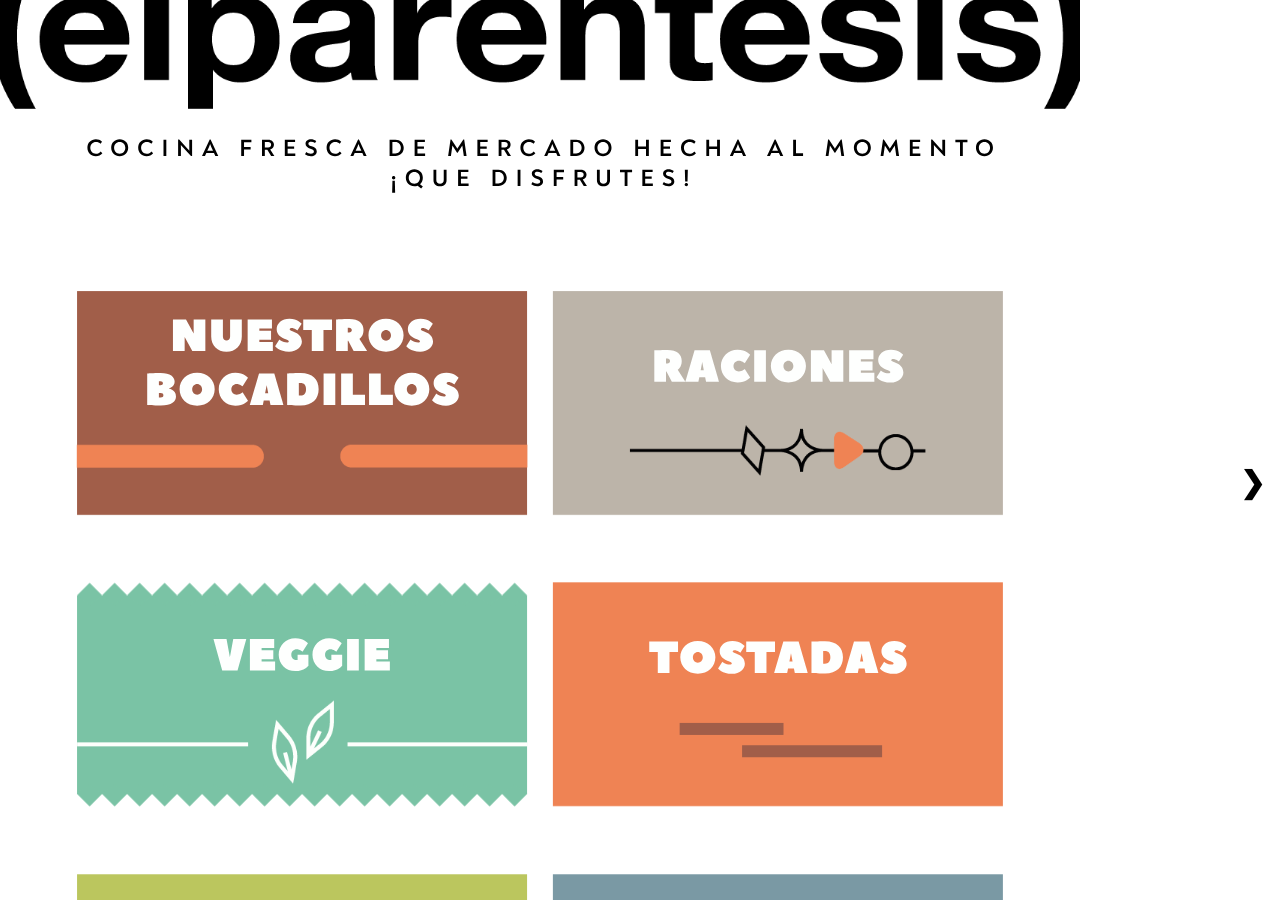
<file: index.html>
<!DOCTYPE html>
<html lang="es">
<head>
    <meta charset="UTF-8">
    <meta name="viewport" content="width=device-width, initial-scale=1.0, maximum-scale=1.0, user-scalable=no">
    <link href="publication-web-resources/css/main.css" rel="stylesheet" type="text/css">
    <script src="publication-web-resources/script/main.js" type="text/javascript"></script>
    <style>
        /* Forzamos que el navegador no tenga márgenes y no haga scroll lateral */
        html, body {
            margin: 0 !important;
            padding: 0 !important;
            width: 100% !important;
            height: 100% !important;
            overflow: hidden; /* Evita doble scroll */
            background-color: #ffffff;
        }

        /* Hacemos que el iFrame ocupe toda la pantalla del móvil */
        #contentIFrame {
            position: absolute;
            top: 0;
            left: 0;
            width: 100vw !important;
            height: 100vh !important;
            border: none !important;
        }

        /* Estilo para las flechas por si quieres mantenerlas, pero que no estorben */
        .prev, .next {
            z-index: 10;
            user-select: none;
        }
    </style>
</head>
<body onload="showHideArrows()">
    <!-- Añadimos 'scrolling="yes"' para que el cliente pueda bajar por la carta -->
    <iframe onload="showHideArrows()" 
            id="contentIFrame" 
            class="contentIframeClass" 
            src="publication-web-resources/html/publication.html" 
            frameborder="0" 
            scrolling="yes">
    </iframe>

    <iframe id="dummyIFrame" class="dummyFrameClass" style="display:none;"></iframe>
    
    <div class="prev" onclick="showPreviousPage()"> ❮ </div>
    <div class="next" onclick="showNextPage()"> ❯ </div>

    <script>
        // Este script fuerza al contenido dentro del iFrame a ajustarse al ancho del móvil
        window.addEventListener('load', function() {
            const ifrm = document.getElementById('contentIFrame');
            ifrm.style.width = '100%';
            ifrm.style.height = '100%';
        });
    </script>
</body>
</html>
</file>
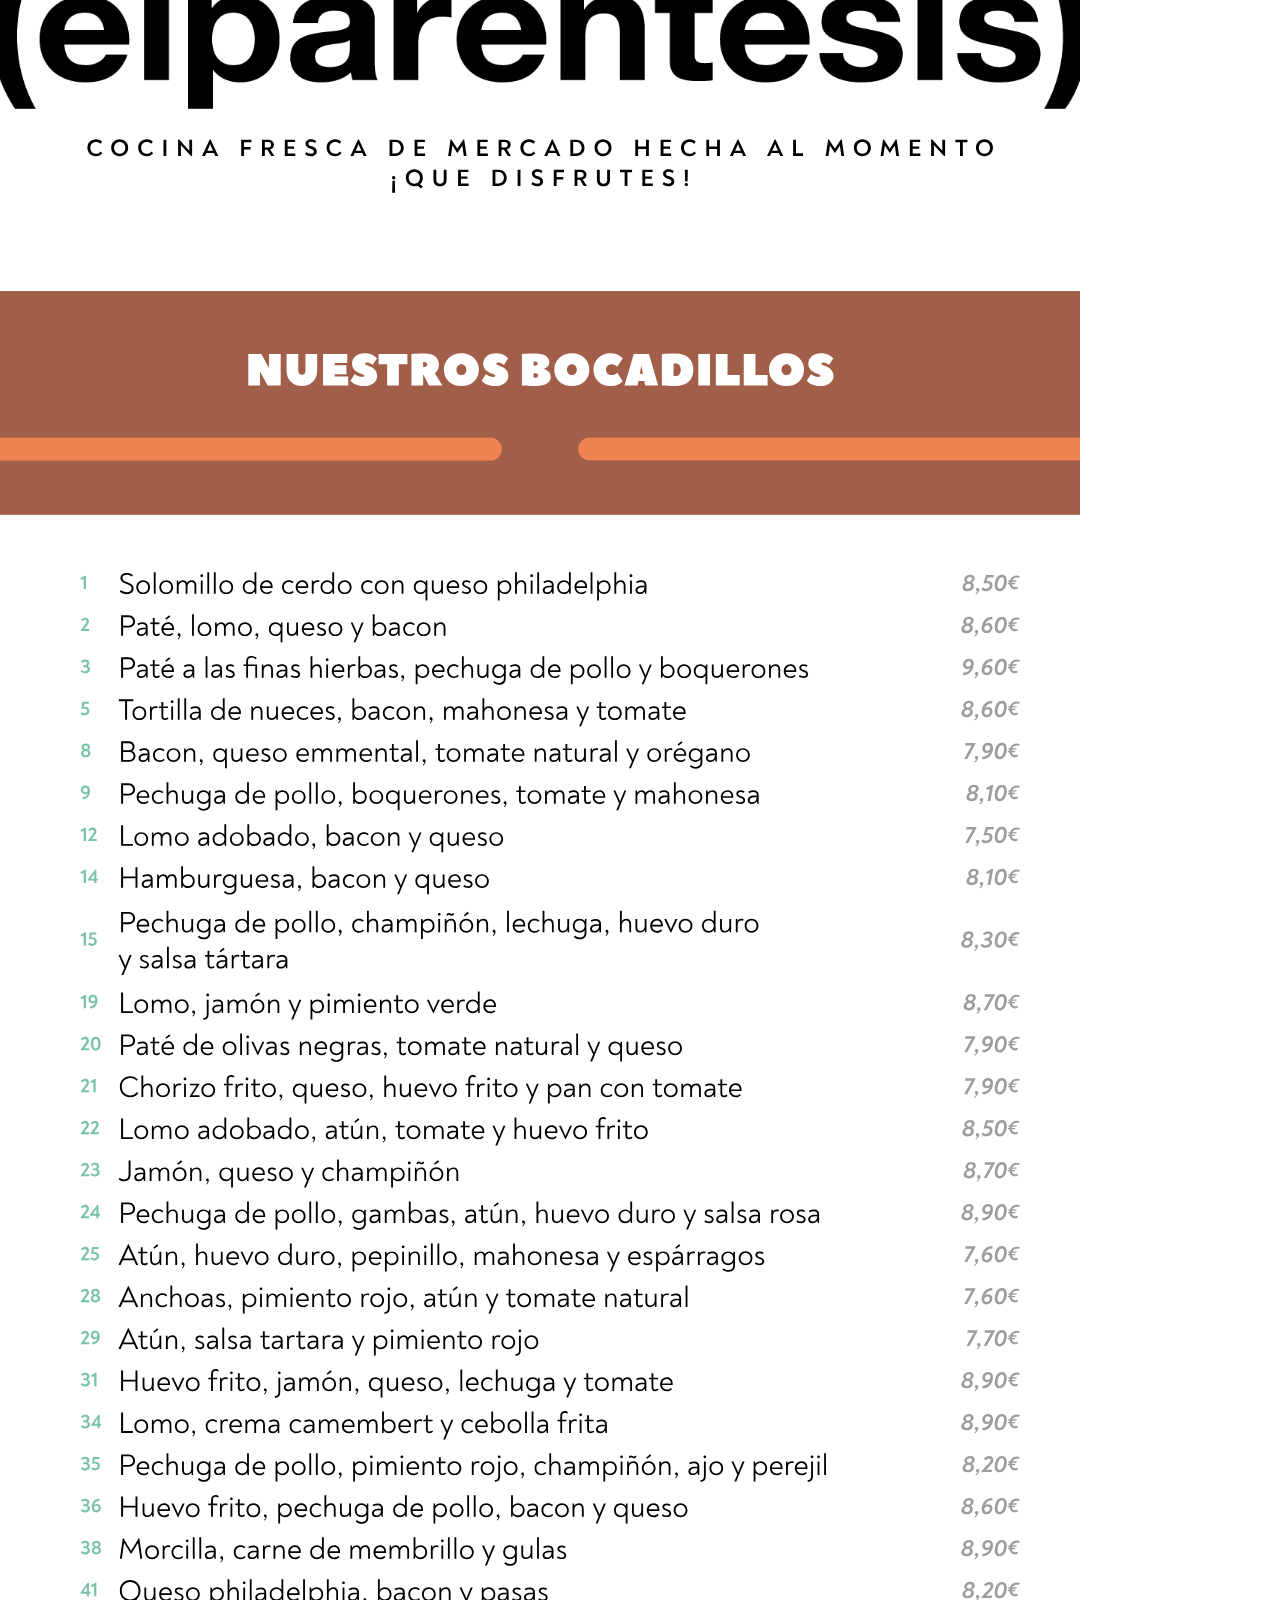
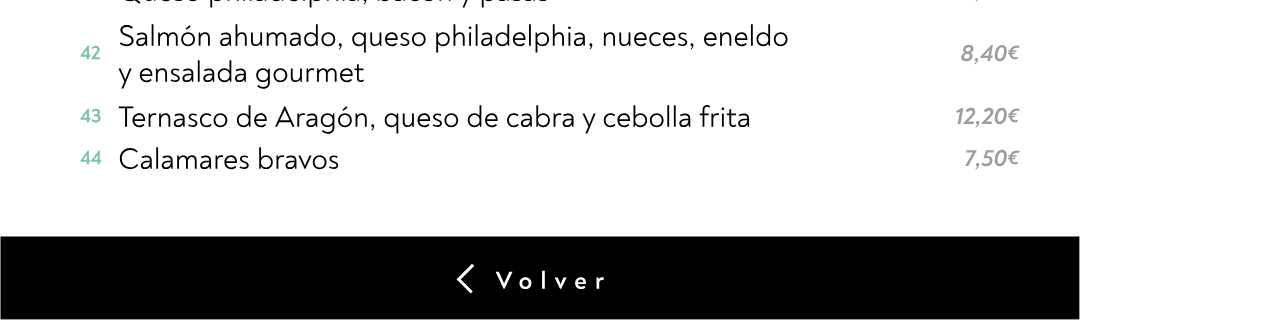
<file: publication-web-resources/html/publication-1.html>
<!DOCTYPE html>
<html xmlns="http://www.w3.org/1999/xhtml" lang="es-ES">
	<head>
		<meta charset="utf-8" />
		<title>publication-1</title>
		<link href="../css/idGeneratedStyles.css" rel="stylesheet" type="text/css" />
		<script src="../script/idGeneratedScript.js" type="text/javascript"></script>
	</head>
	<body id="publication-1" onload="RegisterInteractiveHandlers();" style="width:1080px;height:1920px;background-color:transparent;">
		<div style="position:absolute;overflow:hidden;left:0px;top:0px;-webkit-transform:translate(0.00px,0.00px);-ms-transform:translate(0.00px,0.00px);transform:translate(0.00px,0.00px);width:1080.00px;height:1920.00px;background-color:white">
			<div id="_idContainer125" class="_idGenObjectStyle-Disabled">
				<img class="_idGenObjectAttribute-1 _idGenObjectAttribute-2" src="../image/11.png" alt="" />
			</div>
			<div id="_idContainer126">
				<svg version="1.1" xmlns="http://www.w3.org/2000/svg" xmlns:xlink="http://www.w3.org/1999/xlink" x="0%" y="0%" width="100%"	 height="100%" viewBox="0 0 948.25 88.544" preserveAspectRatio="xMidYMid slice" overflow="visible" xml:space="preserve"><clipPath id="clp_10_1" fill="none">	<path shape-rendering="crispEdges" stroke="#000000" d="M0,0h948.25v88.544H0V0"/></clipPath><g clip-path="url(#clp_10_1)" fill="none">	<path fill="#000000" d="M908.395,50.8c-4.992,0-8.497-3.72-8.497-8.497c0-4.897,3.504-8.449,8.497-8.449		c5.04,0,8.497,3.552,8.497,8.449C916.892,47.08,913.435,50.8,908.395,50.8 M908.395,36.423c-3.408,0-5.592,2.496-5.592,5.881		c0,3.288,2.184,5.928,5.592,5.928c3.432,0,5.617-2.64,5.617-5.928C914.011,38.919,911.827,36.423,908.395,36.423 M786.308,50.8		c-4.992,0-8.497-3.72-8.497-8.497c0-4.897,3.504-8.449,8.497-8.449c5.04,0,8.497,3.552,8.497,8.449		C794.805,47.08,791.348,50.8,786.308,50.8 M786.308,36.423c-3.408,0-5.592,2.496-5.592,5.881c0,3.288,2.184,5.928,5.592,5.928		c3.432,0,5.617-2.64,5.617-5.928C791.924,38.919,789.74,36.423,786.308,36.423 M613.365,50.8c-5.041,0-8.401-3.792-8.401-8.497		c0-4.897,3.528-8.449,8.473-8.449c2.472,0,4.32,0.744,6.144,2.4l-1.464,1.92c-1.176-1.08-2.616-1.752-4.608-1.752		c-3.336,0-5.641,2.448-5.641,5.881c0,3.336,2.232,5.928,5.545,5.928c2.088,0,3.672-0.888,4.752-2.304l1.776,1.824		C618.357,49.696,616.149,50.8,613.365,50.8 M526.966,50.8c-4.992,0-8.497-3.72-8.497-8.497c0-4.897,3.505-8.449,8.497-8.449		c5.04,0,8.497,3.552,8.497,8.449C535.463,47.08,532.006,50.8,526.966,50.8 M526.966,36.423c-3.408,0-5.593,2.496-5.593,5.881		c0,3.288,2.184,5.928,5.593,5.928c3.432,0,5.616-2.64,5.616-5.928C532.582,38.919,530.398,36.423,526.966,36.423 M452.759,50.8		c-5.04,0-8.401-3.792-8.401-8.497c0-4.897,3.528-8.449,8.473-8.449c2.472,0,4.32,0.744,6.144,2.4l-1.464,1.92		c-1.176-1.08-2.616-1.752-4.608-1.752c-3.336,0-5.641,2.448-5.641,5.881c0,3.336,2.232,5.928,5.544,5.928		c2.088,0,3.672-0.888,4.752-2.304l1.776,1.824C457.751,49.696,455.543,50.8,452.759,50.8 M258.936,50.8		c-5.04,0-8.401-3.792-8.401-8.497c0-4.897,3.528-8.449,8.473-8.449c2.472,0,4.32,0.744,6.144,2.4l-1.464,1.92		c-1.176-1.08-2.616-1.752-4.609-1.752c-3.336,0-5.641,2.448-5.641,5.881c0,3.336,2.232,5.928,5.545,5.928		c2.088,0,3.672-0.888,4.752-2.304l1.776,1.824C263.928,49.696,261.72,50.8,258.936,50.8 M234.912,50.8		c-2.232,0-4.368-0.72-5.977-1.992l1.32-2.208c1.224,1.056,2.856,1.68,4.56,1.68c1.632,0,3.048-0.744,3.048-2.184		c0-1.536-1.68-2.184-3.528-2.784c-2.736-0.888-4.872-2.376-4.872-4.968c0-2.88,2.496-4.488,5.448-4.488		c1.896,0,3.504,0.456,5.304,1.656l-1.224,2.112c-1.392-0.888-2.592-1.272-3.937-1.272c-1.44,0-2.712,0.624-2.712,1.848		c0,1.488,1.656,2.112,3.336,2.688c2.832,0.912,5.041,2.28,5.041,5.064C240.721,49,238.152,50.8,234.912,50.8 M70.537,50.8		c-5.041,0-8.401-3.792-8.401-8.497c0-4.897,3.528-8.449,8.473-8.449c2.472,0,4.32,0.744,6.144,2.4l-1.464,1.92		c-1.176-1.08-2.616-1.752-4.609-1.752c-3.336,0-5.64,2.448-5.64,5.881c0,3.336,2.232,5.928,5.545,5.928		c2.088,0,3.672-0.888,4.752-2.304l1.776,1.824C75.53,49.696,73.321,50.8,70.537,50.8 M43.633,50.8c-4.992,0-8.497-3.72-8.497-8.497		c0-4.897,3.504-8.449,8.497-8.449c5.04,0,8.497,3.552,8.497,8.449C52.13,47.08,48.674,50.8,43.633,50.8 M43.633,36.423		c-3.408,0-5.593,2.496-5.593,5.881c0,3.288,2.184,5.928,5.593,5.928c3.432,0,5.617-2.64,5.617-5.928		C49.25,38.919,47.066,36.423,43.633,36.423 M19.753,50.8c-5.04,0-8.401-3.792-8.401-8.497c0-4.897,3.528-8.449,8.473-8.449		c2.472,0,4.32,0.744,6.144,2.4l-1.464,1.92c-1.176-1.08-2.616-1.752-4.608-1.752c-3.336,0-5.64,2.448-5.64,5.881		c0,3.336,2.232,5.928,5.545,5.928c2.088,0,3.672-0.888,4.752-2.304l1.776,1.824C24.746,49.696,22.538,50.8,19.753,50.8		 M869.06,50.584h-1.104l-8.809-9.625c-0.408-0.432-0.912-0.96-1.368-1.488c0.048,0.6,0.096,1.2,0.096,1.776v9.241h-2.808V34.071		h1.08l8.545,9.385c0.528,0.552,1.08,1.128,1.632,1.752c-0.048-0.792-0.072-1.512-0.072-2.184v-8.857h2.808V50.584 M116.041,50.584		h-1.104l-8.809-9.625c-0.408-0.432-0.912-0.96-1.368-1.488c0.048,0.6,0.096,1.2,0.096,1.776v9.241h-2.808V34.071h1.08l8.545,9.385		c0.528,0.552,1.08,1.128,1.632,1.752c-0.048-0.792-0.072-1.512-0.072-2.184v-8.857h2.808V50.584 M886.771,50.488h-2.832V36.783		h-4.632v-2.616h12.073v2.616h-4.608V50.488 M844.292,50.488h-10.489V34.167h10.273v2.496h-7.441v4.32h6.505v2.424h-6.505v4.584		h7.657V50.488 M823.005,50.488h-2.784l-1.296-8.833c-0.072-0.576-0.144-1.104-0.192-1.656c-0.288,0.528-0.624,1.032-0.96,1.536		l-3.72,5.664h-0.576l-3.696-5.664c-0.36-0.504-0.696-1.032-1.008-1.584c-0.024,0.624-0.12,1.152-0.192,1.728l-1.248,8.809h-2.784		l2.4-16.441h0.84l4.92,7.537c0.36,0.552,0.72,1.128,1.056,1.704c0.336-0.576,0.696-1.152,1.056-1.704l4.944-7.537h0.84		L823.005,50.488 M768.093,50.488h-2.784l-1.296-8.833c-0.072-0.576-0.144-1.104-0.192-1.656c-0.288,0.528-0.624,1.032-0.96,1.536		l-3.72,5.664h-0.576l-3.697-5.664c-0.36-0.504-0.696-1.032-1.008-1.584c-0.024,0.624-0.12,1.152-0.192,1.728l-1.248,8.809h-2.784		l2.4-16.441h0.84l4.921,7.537c0.36,0.552,0.72,1.128,1.056,1.704c0.336-0.576,0.696-1.152,1.056-1.704l4.944-7.537h0.84		L768.093,50.488 M727.005,50.488h-9.913V34.167h2.832v13.705h7.081V50.488 M707.181,50.488h-2.952l-1.344-2.952h-7.633		l-1.344,2.952h-2.976V50.44l7.705-16.369h0.864l7.681,16.345V50.488 M699.068,38.631c-0.384,1.056-0.72,1.896-1.104,2.784		l-1.776,3.888h5.76l-1.776-3.888C699.788,40.551,699.452,39.687,699.068,38.631 M670.029,50.488h-2.952l-1.344-2.952H658.1		l-1.344,2.952h-2.976V50.44l7.705-16.369h0.864l7.681,16.345V50.488 M661.916,38.631c-0.384,1.056-0.72,1.896-1.104,2.784		l-1.776,3.888h5.761l-1.776-3.888C662.636,40.551,662.3,39.687,661.916,38.631 M643.869,50.488h-2.832v-6.913h-7.945v6.913h-2.832		V34.167h2.832v6.793h7.945v-6.793h2.832V50.488 M595.077,50.488h-10.489V34.167h10.273v2.496h-7.441v4.32h6.505v2.424h-6.505v4.584		h7.657V50.488 M572.806,50.488h-2.832v-6.913h-7.945v6.913h-2.832V34.167h2.832v6.793h7.945v-6.793h2.832V50.488 M500.158,50.488		h-5.857V34.167h5.833c4.944,0,8.329,3.432,8.329,8.185C508.463,47.08,505.174,50.488,500.158,50.488 M497.134,36.615V48.04h2.904		c3.432,0,5.545-2.376,5.545-5.688c0-3.312-2.136-5.737-5.569-5.737H497.134 M484.391,50.488h-2.952l-1.344-2.952h-7.633		l-1.344,2.952h-2.976V50.44l7.705-16.369h0.864l7.681,16.345V50.488 M476.278,38.631c-0.384,1.056-0.72,1.896-1.104,2.784		l-1.776,3.888h5.76l-1.776-3.888C476.998,40.551,476.662,39.687,476.278,38.631 M434.951,50.488h-3.216l-3.84-6.192h-2.472v6.192		h-2.832V34.167h6.409c3.24,0,5.544,2.184,5.544,5.088c0,2.28-1.44,4.056-3.768,4.728l4.176,6.433V50.488 M425.422,36.615v5.329		h3.288c1.872,0,2.976-1.032,2.976-2.64c0-1.536-1.176-2.688-2.928-2.688H425.422 M411.815,50.488h-10.489V34.167h10.273v2.496		h-7.441v4.32h6.505v2.424h-6.505v4.584h7.657V50.488 M390.528,50.488h-2.784l-1.296-8.833c-0.072-0.576-0.144-1.104-0.192-1.656		c-0.288,0.528-0.624,1.032-0.96,1.536l-3.721,5.664h-0.576l-3.696-5.664c-0.36-0.504-0.696-1.032-1.008-1.584		c-0.024,0.624-0.12,1.152-0.192,1.728l-1.248,8.809h-2.784l2.4-16.441h0.84l4.92,7.537c0.36,0.552,0.72,1.128,1.056,1.704		c0.336-0.576,0.696-1.152,1.056-1.704l4.944-7.537h0.84L390.528,50.488 M349.056,50.488h-10.489V34.167h10.273v2.496h-7.441v4.32		h6.505v2.424h-6.505v4.584h7.657V50.488 M319.367,50.488h-5.857V34.167h5.833c4.944,0,8.329,3.432,8.329,8.185		C327.672,47.08,324.384,50.488,319.367,50.488 M316.343,36.615V48.04h2.904c3.432,0,5.544-2.376,5.544-5.688		c0-3.312-2.136-5.737-5.569-5.737H316.343 M290.568,50.488h-2.952l-1.344-2.952h-7.633l-1.344,2.952h-2.976V50.44l7.705-16.369		h0.864l7.681,16.345V50.488 M282.456,38.631c-0.384,1.056-0.72,1.896-1.104,2.784l-1.776,3.888h5.761l-1.776-3.888		C283.176,40.551,282.839,39.687,282.456,38.631 M219.24,50.488h-10.489V34.167h10.273v2.496h-7.441v4.32h6.505v2.424h-6.505v4.584		h7.657V50.488 M198.313,50.488h-3.216l-3.84-6.192h-2.472v6.192h-2.832V34.167h6.409c3.24,0,5.544,2.184,5.544,5.088		c0,2.28-1.44,4.056-3.768,4.728l4.176,6.433V50.488 M188.784,36.615v5.329h3.288c1.872,0,2.976-1.032,2.976-2.64		c0-1.536-1.176-2.688-2.928-2.688H188.784 M167.976,50.488h-2.832V34.167h10.201v2.616h-7.369v4.704h6.6v2.544h-6.6V50.488		 M142.201,50.488h-2.952l-1.344-2.952h-7.633l-1.344,2.952h-2.976V50.44l7.705-16.369h0.864l7.681,16.345V50.488 M134.088,38.631		c-0.384,1.056-0.72,1.896-1.104,2.784l-1.776,3.888h5.761l-1.776-3.888C134.808,40.551,134.472,39.687,134.088,38.631		 M90.264,50.488h-2.832V34.167h2.832V50.488"/>	<path fill="#000000" d="M319.079,87.208h-3l0.312-11.809h2.376L319.079,87.208 M345.071,82.96l-3.505-2.736		c-0.984,0.36-2.088,0.576-3.288,0.576c-4.992,0-8.497-3.72-8.497-8.497c0-4.897,3.504-8.449,8.497-8.449		c5.041,0,8.497,3.552,8.497,8.449c0,2.616-1.032,4.92-2.808,6.457l2.832,2.256L345.071,82.96 M338.279,66.423		c-3.408,0-5.592,2.496-5.592,5.88c0,3.288,2.184,5.928,5.592,5.928c3.432,0,5.617-2.64,5.617-5.928		C343.895,68.919,341.711,66.423,338.279,66.423 M592.461,80.8c-2.232,0-4.368-0.72-5.976-1.992l1.32-2.208		c1.224,1.056,2.856,1.68,4.56,1.68c1.632,0,3.048-0.744,3.048-2.184c0-1.536-1.68-2.184-3.528-2.784		c-2.736-0.888-4.873-2.376-4.873-4.968c0-2.88,2.496-4.488,5.448-4.488c1.896,0,3.504,0.456,5.305,1.656l-1.224,2.112		c-1.392-0.888-2.592-1.272-3.936-1.272c-1.44,0-2.712,0.624-2.712,1.848c0,1.488,1.656,2.112,3.336,2.688		c2.832,0.912,5.04,2.28,5.04,5.065C598.269,79,595.701,80.8,592.461,80.8 M527.421,80.8c-3.792,0-6.553-2.184-6.553-6.097V64.166		h2.832v10.345c0,2.496,1.488,3.72,3.72,3.72c2.208,0,3.696-1.224,3.696-3.72V64.166h2.832v10.537		C533.95,78.616,531.19,80.8,527.421,80.8 M461.205,80.8c-2.232,0-4.368-0.72-5.976-1.992l1.32-2.208		c1.224,1.056,2.856,1.68,4.56,1.68c1.632,0,3.048-0.744,3.048-2.184c0-1.536-1.68-2.184-3.528-2.784		c-2.736-0.888-4.873-2.376-4.873-4.968c0-2.88,2.496-4.488,5.448-4.488c1.896,0,3.504,0.456,5.305,1.656l-1.224,2.112		c-1.392-0.888-2.592-1.272-3.936-1.272c-1.44,0-2.712,0.624-2.712,1.848c0,1.488,1.656,2.112,3.336,2.688		c2.832,0.912,5.04,2.28,5.04,5.065C467.014,79,464.446,80.8,461.205,80.8 M363.982,80.8c-3.792,0-6.553-2.184-6.553-6.097V64.166		h2.832v10.345c0,2.496,1.488,3.72,3.72,3.72c2.208,0,3.696-1.224,3.696-3.72V64.166h2.832v10.537		C370.511,78.616,367.751,80.8,363.982,80.8 M610.293,80.776c-0.864,0-1.704-0.528-1.704-1.656c0-1.152,0.84-1.68,1.704-1.68		c0.84,0,1.68,0.528,1.68,1.68C611.973,80.248,611.133,80.776,610.293,80.776 M576.789,80.488h-10.489V64.166h10.273v2.496h-7.441		v4.32h6.505v2.424h-6.505v4.584h7.657V80.488 M551.421,80.488h-2.832V66.783h-4.632v-2.616h12.073v2.616h-4.609V80.488		 M510.886,80.488h-3.216l-3.84-6.193h-2.472v6.193h-2.832V64.166h6.409c3.24,0,5.544,2.184,5.544,5.089		c0,2.28-1.44,4.056-3.768,4.728l4.176,6.432V80.488 M501.357,66.615v5.328h3.288c1.872,0,2.976-1.032,2.976-2.64		c0-1.536-1.176-2.688-2.928-2.688H501.357 M480.549,80.488h-2.832V64.166h10.201v2.616h-7.369v4.704h6.6v2.544h-6.6V80.488		 M444.405,80.488h-2.832V64.166h2.832V80.488 M422.374,80.488h-5.857V64.166h5.833c4.944,0,8.329,3.432,8.329,8.185		C430.678,77.08,427.39,80.488,422.374,80.488 M419.35,66.615V78.04h2.904c3.432,0,5.545-2.376,5.545-5.688		s-2.136-5.736-5.569-5.736H419.35 M392.543,80.488h-10.489V64.166h10.273v2.496h-7.441v4.32h6.504v2.424h-6.504v4.584h7.657V80.488		 M611.469,75.976h-2.376l-0.312-11.809h3L611.469,75.976 M317.591,73.935c-0.84,0-1.704-0.528-1.704-1.68		c0-1.128,0.864-1.656,1.704-1.656c0.84,0,1.68,0.528,1.68,1.656C319.271,73.407,318.431,73.935,317.591,73.935"/></g></svg>			</div>
			<div id="_idContainer133">
				<div id="_idContainer131">
					<div id="_idContainer129">
						<div id="_idContainer127" class="Marco-gr-fico-b-sico _idGenObjectStyle-Disabled">
							<img class="_idGenObjectAttribute-1 _idGenObjectAttribute-2" src="[data-uri]" alt="" />
						</div>
						<div id="_idContainer128">
							<svg version="1.1" xmlns="http://www.w3.org/2000/svg" xmlns:xlink="http://www.w3.org/1999/xlink" x="0%" y="0%" width="100%"	 height="100%" viewBox="0 0 1081.949 92" preserveAspectRatio="xMidYMid slice" overflow="visible" xml:space="preserve"><clipPath id="clp_11_1" fill="none">	<path shape-rendering="crispEdges" stroke="#000000" d="M0,0h1081.949v92H0V0"/></clipPath><g clip-path="url(#clp_11_1)" fill="none">	<path fill="#FEFFFE" d="M821.658,74.125c-9.899,0-13.949-5.4-13.949-5.4l4.275-6.75c0,0,3.15,2.925,7.65,2.925		c1.125,0,1.8-0.675,1.8-1.35c0-2.25-12.15-2.25-12.15-12.149c0-5.175,4.95-10.125,12.824-10.125c8.1,0,12.15,4.95,12.15,4.95		l-4.275,6.75c0,0-2.7-2.475-5.85-2.475c-1.125,0-1.8,0.675-1.8,1.35c0,2.25,12.149,2.25,12.149,12.15		C834.483,69.175,829.533,74.125,821.658,74.125 M787.459,74.125c-10.35,0-17.549-7.2-17.549-16.424		c0-9.225,7.2-16.424,17.549-16.424s17.549,7.2,17.549,16.424C805.008,66.925,797.809,74.125,787.459,74.125 M787.459,52.301		c-2.7,0-4.95,2.25-4.95,5.4c0,3.15,2.25,5.4,4.95,5.4s4.95-2.25,4.95-5.4C792.409,54.55,790.159,52.301,787.459,52.301		 M611.062,74.125c-9.45,0-16.649-7.2-16.649-16.424c0-9.225,7.2-16.424,16.649-16.424c8.55,0,12.6,4.95,12.6,4.95l-5.4,8.55		c0,0-2.7-2.475-5.85-2.475c-3.15,0-5.4,2.25-5.4,5.4c0,3.15,2.25,5.4,5.4,5.4c3.15,0,5.85-2.475,5.85-2.475l5.4,8.55		C623.661,69.175,619.612,74.125,611.062,74.125 M572.812,74.125c-10.35,0-17.549-7.2-17.549-16.424		c0-9.225,7.2-16.424,17.549-16.424s17.549,7.2,17.549,16.424C590.362,66.925,583.162,74.125,572.812,74.125 M572.812,52.301		c-2.7,0-4.95,2.25-4.95,5.4c0,3.15,2.25,5.4,4.95,5.4s4.95-2.25,4.95-5.4C577.762,54.55,575.512,52.301,572.812,52.301		 M496.538,74.125c-9.899,0-13.949-5.4-13.949-5.4l4.275-6.75c0,0,3.15,2.925,7.649,2.925c1.125,0,1.8-0.675,1.8-1.35		c0-2.25-12.15-2.25-12.15-12.149c0-5.175,4.95-10.125,12.825-10.125c8.1,0,12.149,4.95,12.149,4.95l-4.275,6.75		c0,0-2.7-2.475-5.85-2.475c-1.125,0-1.8,0.675-1.8,1.35c0,2.25,12.15,2.25,12.15,12.15		C509.363,69.175,504.413,74.125,496.538,74.125 M462.338,74.125c-10.35,0-17.549-7.2-17.549-16.424		c0-9.225,7.2-16.424,17.549-16.424c10.35,0,17.549,7.2,17.549,16.424C479.888,66.925,472.688,74.125,462.338,74.125		 M462.338,52.301c-2.7,0-4.95,2.25-4.95,5.4c0,3.15,2.25,5.4,4.95,5.4c2.7,0,4.95-2.25,4.95-5.4		C467.288,54.55,465.038,52.301,462.338,52.301 M365.364,74.125c-9.9,0-13.95-5.4-13.95-5.4l4.275-6.75c0,0,3.15,2.925,7.65,2.925		c1.125,0,1.8-0.675,1.8-1.35c0-2.25-12.149-2.25-12.149-12.149c0-5.175,4.95-10.125,12.824-10.125c8.1,0,12.149,4.95,12.149,4.95		l-4.275,6.75c0,0-2.7-2.475-5.85-2.475c-1.125,0-1.8,0.675-1.8,1.35c0,2.25,12.149,2.25,12.149,12.15		C378.188,69.175,373.238,74.125,365.364,74.125 M302.814,74.125c-9,0-15.299-6.3-15.299-15.299V41.951h11.7v16.874		c0,2.475,1.575,4.05,3.6,4.05c2.025,0,3.6-1.575,3.6-4.05V41.951h11.7v16.874C318.114,67.825,311.814,74.125,302.814,74.125		 M676.311,73.9c-7.2,0-13.499-0.45-13.499-0.45V41.951c0,0,6.3-0.45,13.499-0.45c11.97,0,17.999,6.525,17.999,16.199		S688.281,73.9,676.311,73.9 M674.511,51.401V64h1.8c3.375,0,5.4-2.025,5.4-6.3s-2.025-6.3-5.4-6.3H674.511 M536.363,73.9		c-7.2,0-13.499-0.45-13.499-0.45V41.951c0,0,6.3-0.45,13.274-0.45c10.125,0,14.175,4.05,14.175,8.775c0,5.4-5.85,6.525-5.85,6.525		v0.225c0,0,7.2,1.125,7.2,7.875C551.662,69.85,547.612,73.9,536.363,73.9 M534.563,61.3v4.5c0,0,0.9,0,1.8,0		c1.8,0,2.7-0.9,2.7-2.25c0-1.35-0.9-2.25-2.7-2.25H534.563 M534.563,49.601v4.05h1.575c1.575,0,2.475-0.9,2.475-2.025		c0-1.125-0.9-2.025-2.475-2.025H534.563 M768.559,73.45H744.71V41.951h11.7V63.1h12.149V73.45 M740.66,73.45h-23.849V41.951h11.7		V63.1h12.149V73.45 M710.961,73.45h-11.7V41.951h11.7V73.45 M659.211,73.45h-13.049l-0.9-4.5h-5.85l-0.9,4.5h-13.049l9.224-31.499		h15.299C650.031,42.131,659.211,73.45,659.211,73.45 M642.337,53.651l-1.575,8.1h3.15L642.337,53.651 M443.438,73.45h-13.5		l-5.4-10.35h-0.45v10.35h-11.7V41.951c0,0,6.3-0.45,13.049-0.45c9.9,0,14.399,4.5,14.399,11.024c0,6.525-4.05,8.775-4.05,8.775		L443.438,73.45 M424.089,50.051v4.95h1.35c1.575,0,2.7-1.125,2.7-2.475c0-1.35-1.125-2.475-2.7-2.475H424.089 M399.789,73.45h-11.7		V52.301h-8.55v-10.35h28.799v10.35h-8.55V73.45 M349.163,73.45h-25.199V41.951h24.299v9h-12.599v2.25h11.7v9h-11.7v2.25h13.499		V73.45 M281.664,73.45h-13.05l-7.65-13.95v13.95h-11.7V41.951h13.049l7.65,13.949V41.951h11.7V73.45"/></g></svg>						</div>
					</div>
					<div id="_idContainer130" class="_idGenObjectStyle-Disabled">
						<img class="_idGenObjectAttribute-1 _idGenObjectAttribute-2" src="[data-uri]" alt="" />
					</div>
				</div>
				<div id="_idContainer132" class="_idGenObjectStyle-Disabled">
					<img class="_idGenObjectAttribute-1 _idGenObjectAttribute-2" src="[data-uri]" alt="" />
				</div>
			</div>
			<div id="_idContainer134">
				<img class="_idGenObjectAttribute-2" width="100%" height="100%" type="image/svg+xml" src="../image/90.svg" />
			</div>
			<div id="_idContainer139" class="_idGenButton" data-clickactions="goToDestination(&apos;publication.html&apos;);">
				<div class="_idGen-Appearance-Normal" id="_idContainer138">
					<div id="_idContainer135" class="_idGenObjectStyle-Disabled">
						<img class="_idGenObjectAttribute-1 _idGenObjectAttribute-2" src="[data-uri]" alt="" />
					</div>
					<div id="_idContainer136">
						<svg version="1.1" xmlns="http://www.w3.org/2000/svg" xmlns:xlink="http://www.w3.org/1999/xlink" x="0%" y="0%" width="100%"	 height="100%" viewBox="0 0 927.882 59.775" preserveAspectRatio="xMidYMid slice" overflow="visible" xml:space="preserve"><clipPath id="clp_12_1" fill="none">	<path shape-rendering="crispEdges" stroke="#000000" d="M0,0h927.882v59.775H0V0"/></clipPath><g clip-path="url(#clp_12_1)" fill="none">	<path fill="#FDFFFC" d="M495.527,51.75c-3.574,0-6.024-2.424-6.024-5.924c0-3.274,2.374-5.848,5.749-5.848		c3.149,0,5.074,2.124,5.074,5.474c0,0.4-0.05,0.85-0.1,1.3h-7.998c0.35,1.8,1.75,2.749,3.549,2.749c1.275,0,2.174-0.375,2.949-1.05		l1.15,1.75C498.601,51.225,497.251,51.75,495.527,51.75 M495.202,42.202c-1.475,0-2.649,0.975-2.949,2.699h5.499		C497.676,43.127,496.626,42.202,495.202,42.202 M439.802,51.75c-3.499,0-5.973-2.449-5.973-5.898c0-3.449,2.474-5.874,5.973-5.874		c3.499,0,5.999,2.424,5.999,5.874C445.801,49.301,443.301,51.75,439.802,51.75 M439.802,42.377c-1.9,0-3.224,1.425-3.224,3.474		c0,2.049,1.324,3.474,3.224,3.474c1.924,0,3.224-1.425,3.224-3.474C443.026,43.802,441.727,42.377,439.802,42.377 M475.552,51.525		h-1.175l-5.274-11.172v-0.075h2.999l2.175,4.999c0.25,0.575,0.5,1.25,0.7,2.099c0.225-0.85,0.45-1.524,0.7-2.099l2.174-4.999h2.999		v0.075L475.552,51.525 M418.877,51.525h-0.9l-8.048-17.046v-0.05h3.224l4.324,9.448c0.4,0.875,0.7,1.575,0.95,2.324		c0.3-0.825,0.65-1.7,0.975-2.374l4.274-9.398h3.249v0.05L418.877,51.525 M513.602,51.425h-2.724V40.278h1.849l0.525,1.65		c0.65-1.25,1.774-1.9,3.224-1.9c0.775,0,1.4,0.175,1.924,0.475l-0.7,2.3c-0.425-0.15-0.875-0.25-1.45-0.25		c-1.575,0-2.649,1.025-2.649,2.799V51.425 M459.178,51.425h-2.749V33.429h2.724L459.178,51.425"/></g></svg>					</div>
					<div id="_idContainer137">
						<img class="_idGenObjectAttribute-1 _idGenObjectAttribute-2" src="[data-uri]" alt="" />
					</div>
				</div>
			</div>
		</div>
	</body>
</html>
</file>
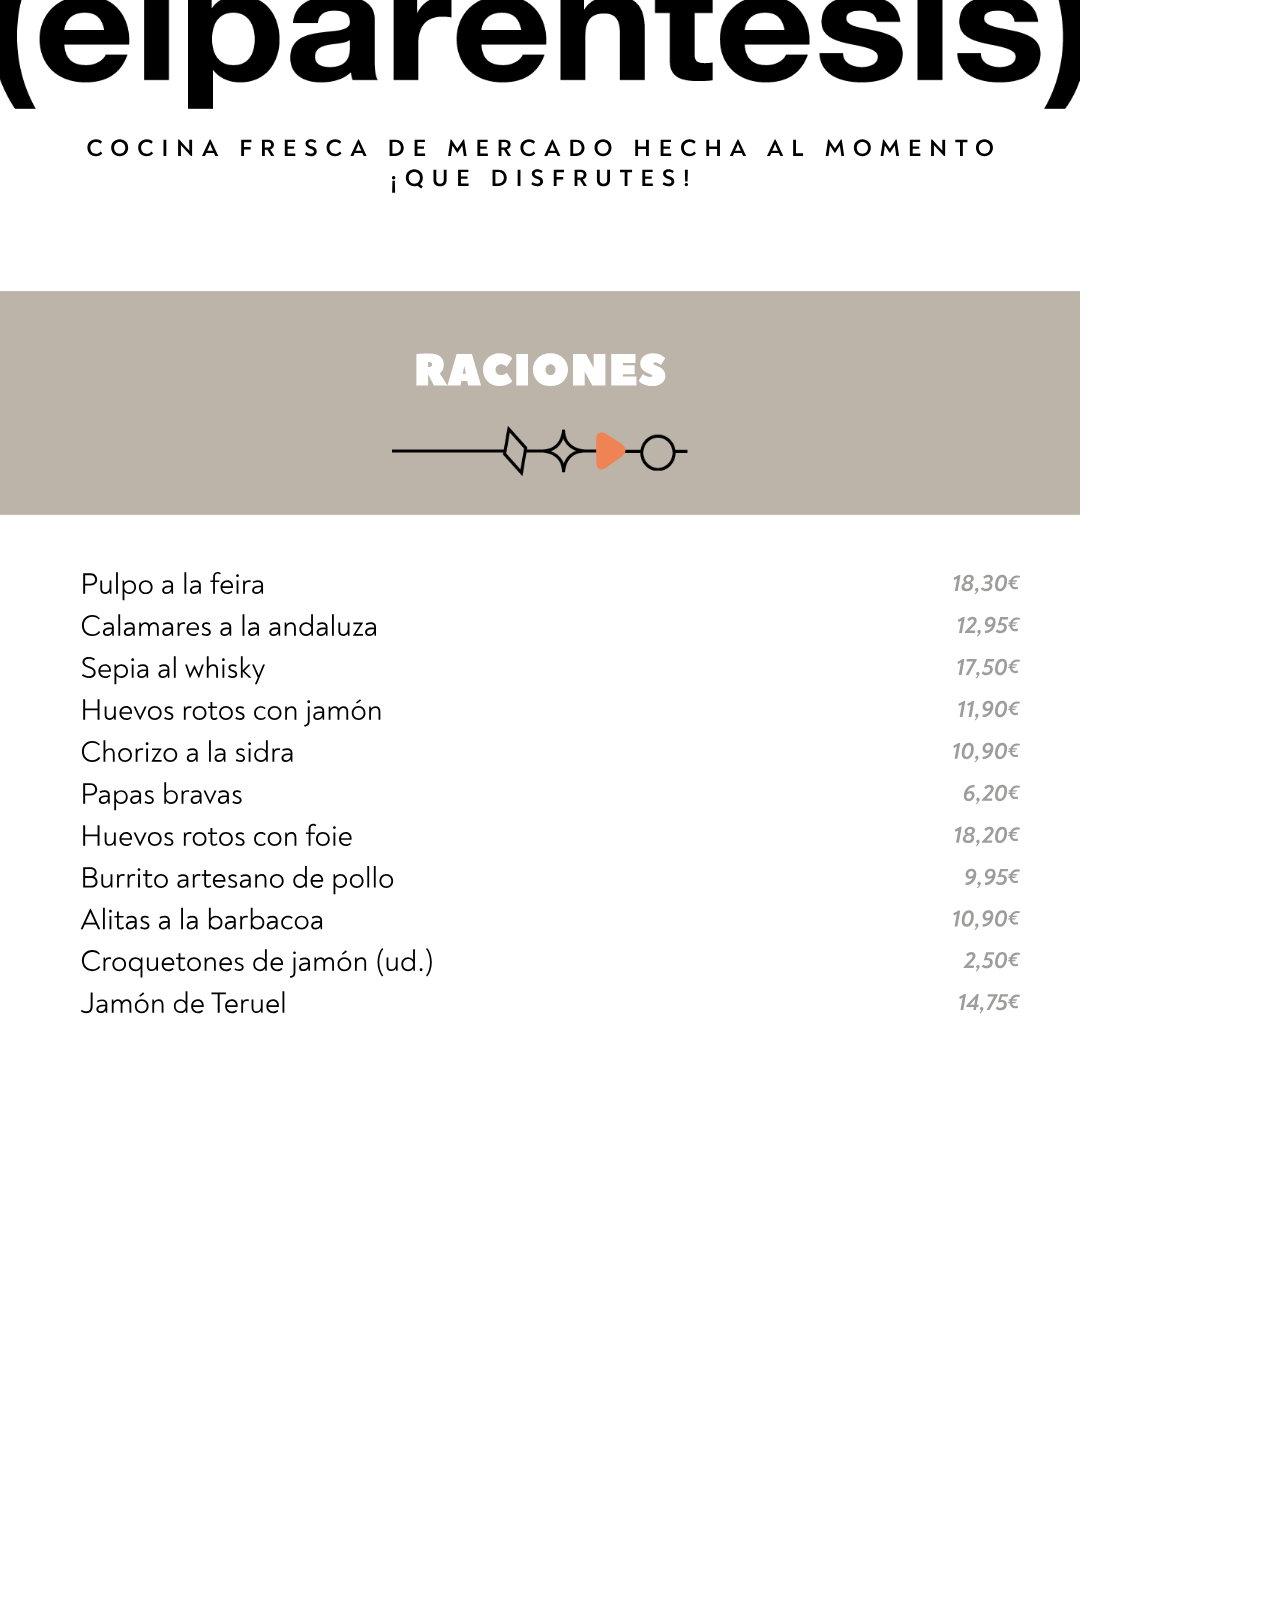
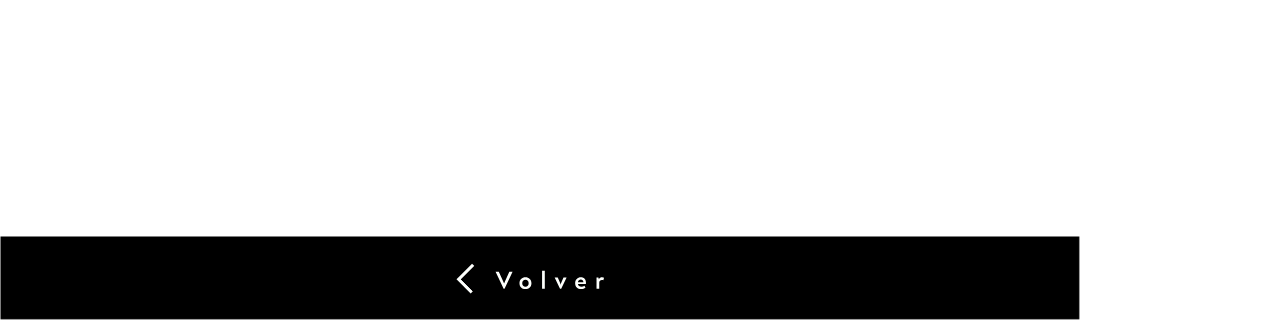
<file: publication-web-resources/html/publication-2.html>
<!DOCTYPE html>
<html xmlns="http://www.w3.org/1999/xhtml" lang="es-ES">
	<head>
		<meta charset="utf-8" />
		<title>publication-2</title>
		<link href="../css/idGeneratedStyles.css" rel="stylesheet" type="text/css" />
		<script src="../script/idGeneratedScript.js" type="text/javascript"></script>
	</head>
	<body id="publication-2" onload="RegisterInteractiveHandlers();" style="width:1080px;height:1920px;background-color:transparent;">
		<div style="position:absolute;overflow:hidden;left:0px;top:0px;-webkit-transform:translate(0.00px,0.00px);-ms-transform:translate(0.00px,0.00px);transform:translate(0.00px,0.00px);width:1080.00px;height:1920.00px;background-color:white">
			<div id="_idContainer140" class="_idGenObjectStyle-Disabled">
				<img class="_idGenObjectAttribute-1 _idGenObjectAttribute-2" src="../image/11.png" alt="" />
			</div>
			<div id="_idContainer141">
				<svg version="1.1" xmlns="http://www.w3.org/2000/svg" xmlns:xlink="http://www.w3.org/1999/xlink" x="0%" y="0%" width="100%"	 height="100%" viewBox="0 0 948.25 88.544" preserveAspectRatio="xMidYMid slice" overflow="visible" xml:space="preserve"><clipPath id="clp_13_1" fill="none">	<path shape-rendering="crispEdges" stroke="#000000" d="M0,0h948.25v88.544H0V0"/></clipPath><g clip-path="url(#clp_13_1)" fill="none">	<path fill="#000000" d="M908.395,50.8c-4.992,0-8.497-3.72-8.497-8.497c0-4.897,3.504-8.449,8.497-8.449		c5.04,0,8.497,3.552,8.497,8.449C916.892,47.08,913.435,50.8,908.395,50.8 M908.395,36.423c-3.408,0-5.592,2.496-5.592,5.881		c0,3.288,2.184,5.928,5.592,5.928c3.432,0,5.617-2.64,5.617-5.928C914.011,38.919,911.827,36.423,908.395,36.423 M786.308,50.8		c-4.992,0-8.497-3.72-8.497-8.497c0-4.897,3.504-8.449,8.497-8.449c5.04,0,8.497,3.552,8.497,8.449		C794.805,47.08,791.348,50.8,786.308,50.8 M786.308,36.423c-3.408,0-5.592,2.496-5.592,5.881c0,3.288,2.184,5.928,5.592,5.928		c3.432,0,5.617-2.64,5.617-5.928C791.924,38.919,789.74,36.423,786.308,36.423 M613.365,50.8c-5.041,0-8.401-3.792-8.401-8.497		c0-4.897,3.528-8.449,8.473-8.449c2.472,0,4.32,0.744,6.144,2.4l-1.464,1.92c-1.176-1.08-2.616-1.752-4.608-1.752		c-3.336,0-5.641,2.448-5.641,5.881c0,3.336,2.232,5.928,5.545,5.928c2.088,0,3.672-0.888,4.752-2.304l1.776,1.824		C618.357,49.696,616.149,50.8,613.365,50.8 M526.966,50.8c-4.992,0-8.497-3.72-8.497-8.497c0-4.897,3.505-8.449,8.497-8.449		c5.04,0,8.497,3.552,8.497,8.449C535.463,47.08,532.006,50.8,526.966,50.8 M526.966,36.423c-3.408,0-5.593,2.496-5.593,5.881		c0,3.288,2.184,5.928,5.593,5.928c3.432,0,5.616-2.64,5.616-5.928C532.582,38.919,530.398,36.423,526.966,36.423 M452.759,50.8		c-5.04,0-8.401-3.792-8.401-8.497c0-4.897,3.528-8.449,8.473-8.449c2.472,0,4.32,0.744,6.144,2.4l-1.464,1.92		c-1.176-1.08-2.616-1.752-4.608-1.752c-3.336,0-5.641,2.448-5.641,5.881c0,3.336,2.232,5.928,5.544,5.928		c2.088,0,3.672-0.888,4.752-2.304l1.776,1.824C457.751,49.696,455.543,50.8,452.759,50.8 M258.936,50.8		c-5.04,0-8.401-3.792-8.401-8.497c0-4.897,3.528-8.449,8.473-8.449c2.472,0,4.32,0.744,6.144,2.4l-1.464,1.92		c-1.176-1.08-2.616-1.752-4.609-1.752c-3.336,0-5.641,2.448-5.641,5.881c0,3.336,2.232,5.928,5.545,5.928		c2.088,0,3.672-0.888,4.752-2.304l1.776,1.824C263.928,49.696,261.72,50.8,258.936,50.8 M234.912,50.8		c-2.232,0-4.368-0.72-5.977-1.992l1.32-2.208c1.224,1.056,2.856,1.68,4.56,1.68c1.632,0,3.048-0.744,3.048-2.184		c0-1.536-1.68-2.184-3.528-2.784c-2.736-0.888-4.872-2.376-4.872-4.968c0-2.88,2.496-4.488,5.448-4.488		c1.896,0,3.504,0.456,5.304,1.656l-1.224,2.112c-1.392-0.888-2.592-1.272-3.937-1.272c-1.44,0-2.712,0.624-2.712,1.848		c0,1.488,1.656,2.112,3.336,2.688c2.832,0.912,5.041,2.28,5.041,5.064C240.721,49,238.152,50.8,234.912,50.8 M70.537,50.8		c-5.041,0-8.401-3.792-8.401-8.497c0-4.897,3.528-8.449,8.473-8.449c2.472,0,4.32,0.744,6.144,2.4l-1.464,1.92		c-1.176-1.08-2.616-1.752-4.609-1.752c-3.336,0-5.64,2.448-5.64,5.881c0,3.336,2.232,5.928,5.545,5.928		c2.088,0,3.672-0.888,4.752-2.304l1.776,1.824C75.53,49.696,73.321,50.8,70.537,50.8 M43.633,50.8c-4.992,0-8.497-3.72-8.497-8.497		c0-4.897,3.504-8.449,8.497-8.449c5.04,0,8.497,3.552,8.497,8.449C52.13,47.08,48.674,50.8,43.633,50.8 M43.633,36.423		c-3.408,0-5.593,2.496-5.593,5.881c0,3.288,2.184,5.928,5.593,5.928c3.432,0,5.617-2.64,5.617-5.928		C49.25,38.919,47.066,36.423,43.633,36.423 M19.753,50.8c-5.04,0-8.401-3.792-8.401-8.497c0-4.897,3.528-8.449,8.473-8.449		c2.472,0,4.32,0.744,6.144,2.4l-1.464,1.92c-1.176-1.08-2.616-1.752-4.608-1.752c-3.336,0-5.64,2.448-5.64,5.881		c0,3.336,2.232,5.928,5.545,5.928c2.088,0,3.672-0.888,4.752-2.304l1.776,1.824C24.746,49.696,22.538,50.8,19.753,50.8		 M869.06,50.584h-1.104l-8.809-9.625c-0.408-0.432-0.912-0.96-1.368-1.488c0.048,0.6,0.096,1.2,0.096,1.776v9.241h-2.808V34.071		h1.08l8.545,9.385c0.528,0.552,1.08,1.128,1.632,1.752c-0.048-0.792-0.072-1.512-0.072-2.184v-8.857h2.808V50.584 M116.041,50.584		h-1.104l-8.809-9.625c-0.408-0.432-0.912-0.96-1.368-1.488c0.048,0.6,0.096,1.2,0.096,1.776v9.241h-2.808V34.071h1.08l8.545,9.385		c0.528,0.552,1.08,1.128,1.632,1.752c-0.048-0.792-0.072-1.512-0.072-2.184v-8.857h2.808V50.584 M886.771,50.488h-2.832V36.783		h-4.632v-2.616h12.073v2.616h-4.608V50.488 M844.292,50.488h-10.489V34.167h10.273v2.496h-7.441v4.32h6.505v2.424h-6.505v4.584		h7.657V50.488 M823.005,50.488h-2.784l-1.296-8.833c-0.072-0.576-0.144-1.104-0.192-1.656c-0.288,0.528-0.624,1.032-0.96,1.536		l-3.72,5.664h-0.576l-3.696-5.664c-0.36-0.504-0.696-1.032-1.008-1.584c-0.024,0.624-0.12,1.152-0.192,1.728l-1.248,8.809h-2.784		l2.4-16.441h0.84l4.92,7.537c0.36,0.552,0.72,1.128,1.056,1.704c0.336-0.576,0.696-1.152,1.056-1.704l4.944-7.537h0.84		L823.005,50.488 M768.093,50.488h-2.784l-1.296-8.833c-0.072-0.576-0.144-1.104-0.192-1.656c-0.288,0.528-0.624,1.032-0.96,1.536		l-3.72,5.664h-0.576l-3.697-5.664c-0.36-0.504-0.696-1.032-1.008-1.584c-0.024,0.624-0.12,1.152-0.192,1.728l-1.248,8.809h-2.784		l2.4-16.441h0.84l4.921,7.537c0.36,0.552,0.72,1.128,1.056,1.704c0.336-0.576,0.696-1.152,1.056-1.704l4.944-7.537h0.84		L768.093,50.488 M727.005,50.488h-9.913V34.167h2.832v13.705h7.081V50.488 M707.181,50.488h-2.952l-1.344-2.952h-7.633		l-1.344,2.952h-2.976V50.44l7.705-16.369h0.864l7.681,16.345V50.488 M699.068,38.631c-0.384,1.056-0.72,1.896-1.104,2.784		l-1.776,3.888h5.76l-1.776-3.888C699.788,40.551,699.452,39.687,699.068,38.631 M670.029,50.488h-2.952l-1.344-2.952H658.1		l-1.344,2.952h-2.976V50.44l7.705-16.369h0.864l7.681,16.345V50.488 M661.916,38.631c-0.384,1.056-0.72,1.896-1.104,2.784		l-1.776,3.888h5.761l-1.776-3.888C662.636,40.551,662.3,39.687,661.916,38.631 M643.869,50.488h-2.832v-6.913h-7.945v6.913h-2.832		V34.167h2.832v6.793h7.945v-6.793h2.832V50.488 M595.077,50.488h-10.489V34.167h10.273v2.496h-7.441v4.32h6.505v2.424h-6.505v4.584		h7.657V50.488 M572.806,50.488h-2.832v-6.913h-7.945v6.913h-2.832V34.167h2.832v6.793h7.945v-6.793h2.832V50.488 M500.158,50.488		h-5.857V34.167h5.833c4.944,0,8.329,3.432,8.329,8.185C508.463,47.08,505.174,50.488,500.158,50.488 M497.134,36.615V48.04h2.904		c3.432,0,5.545-2.376,5.545-5.688c0-3.312-2.136-5.737-5.569-5.737H497.134 M484.391,50.488h-2.952l-1.344-2.952h-7.633		l-1.344,2.952h-2.976V50.44l7.705-16.369h0.864l7.681,16.345V50.488 M476.278,38.631c-0.384,1.056-0.72,1.896-1.104,2.784		l-1.776,3.888h5.76l-1.776-3.888C476.998,40.551,476.662,39.687,476.278,38.631 M434.951,50.488h-3.216l-3.84-6.192h-2.472v6.192		h-2.832V34.167h6.409c3.24,0,5.544,2.184,5.544,5.088c0,2.28-1.44,4.056-3.768,4.728l4.176,6.433V50.488 M425.422,36.615v5.329		h3.288c1.872,0,2.976-1.032,2.976-2.64c0-1.536-1.176-2.688-2.928-2.688H425.422 M411.815,50.488h-10.489V34.167h10.273v2.496		h-7.441v4.32h6.505v2.424h-6.505v4.584h7.657V50.488 M390.528,50.488h-2.784l-1.296-8.833c-0.072-0.576-0.144-1.104-0.192-1.656		c-0.288,0.528-0.624,1.032-0.96,1.536l-3.721,5.664h-0.576l-3.696-5.664c-0.36-0.504-0.696-1.032-1.008-1.584		c-0.024,0.624-0.12,1.152-0.192,1.728l-1.248,8.809h-2.784l2.4-16.441h0.84l4.92,7.537c0.36,0.552,0.72,1.128,1.056,1.704		c0.336-0.576,0.696-1.152,1.056-1.704l4.944-7.537h0.84L390.528,50.488 M349.056,50.488h-10.489V34.167h10.273v2.496h-7.441v4.32		h6.505v2.424h-6.505v4.584h7.657V50.488 M319.367,50.488h-5.857V34.167h5.833c4.944,0,8.329,3.432,8.329,8.185		C327.672,47.08,324.384,50.488,319.367,50.488 M316.343,36.615V48.04h2.904c3.432,0,5.544-2.376,5.544-5.688		c0-3.312-2.136-5.737-5.569-5.737H316.343 M290.568,50.488h-2.952l-1.344-2.952h-7.633l-1.344,2.952h-2.976V50.44l7.705-16.369		h0.864l7.681,16.345V50.488 M282.456,38.631c-0.384,1.056-0.72,1.896-1.104,2.784l-1.776,3.888h5.761l-1.776-3.888		C283.176,40.551,282.839,39.687,282.456,38.631 M219.24,50.488h-10.489V34.167h10.273v2.496h-7.441v4.32h6.505v2.424h-6.505v4.584		h7.657V50.488 M198.313,50.488h-3.216l-3.84-6.192h-2.472v6.192h-2.832V34.167h6.409c3.24,0,5.544,2.184,5.544,5.088		c0,2.28-1.44,4.056-3.768,4.728l4.176,6.433V50.488 M188.784,36.615v5.329h3.288c1.872,0,2.976-1.032,2.976-2.64		c0-1.536-1.176-2.688-2.928-2.688H188.784 M167.976,50.488h-2.832V34.167h10.201v2.616h-7.369v4.704h6.6v2.544h-6.6V50.488		 M142.201,50.488h-2.952l-1.344-2.952h-7.633l-1.344,2.952h-2.976V50.44l7.705-16.369h0.864l7.681,16.345V50.488 M134.088,38.631		c-0.384,1.056-0.72,1.896-1.104,2.784l-1.776,3.888h5.761l-1.776-3.888C134.808,40.551,134.472,39.687,134.088,38.631		 M90.264,50.488h-2.832V34.167h2.832V50.488"/>	<path fill="#000000" d="M319.079,87.208h-3l0.312-11.809h2.376L319.079,87.208 M345.071,82.96l-3.505-2.736		c-0.984,0.36-2.088,0.576-3.288,0.576c-4.992,0-8.497-3.72-8.497-8.497c0-4.897,3.504-8.449,8.497-8.449		c5.041,0,8.497,3.552,8.497,8.449c0,2.616-1.032,4.92-2.808,6.457l2.832,2.256L345.071,82.96 M338.279,66.423		c-3.408,0-5.592,2.496-5.592,5.88c0,3.288,2.184,5.928,5.592,5.928c3.432,0,5.617-2.64,5.617-5.928		C343.895,68.919,341.711,66.423,338.279,66.423 M592.461,80.8c-2.232,0-4.368-0.72-5.976-1.992l1.32-2.208		c1.224,1.056,2.856,1.68,4.56,1.68c1.632,0,3.048-0.744,3.048-2.184c0-1.536-1.68-2.184-3.528-2.784		c-2.736-0.888-4.873-2.376-4.873-4.968c0-2.88,2.496-4.488,5.448-4.488c1.896,0,3.504,0.456,5.305,1.656l-1.224,2.112		c-1.392-0.888-2.592-1.272-3.936-1.272c-1.44,0-2.712,0.624-2.712,1.848c0,1.488,1.656,2.112,3.336,2.688		c2.832,0.912,5.04,2.28,5.04,5.065C598.269,79,595.701,80.8,592.461,80.8 M527.421,80.8c-3.792,0-6.553-2.184-6.553-6.097V64.166		h2.832v10.345c0,2.496,1.488,3.72,3.72,3.72c2.208,0,3.696-1.224,3.696-3.72V64.166h2.832v10.537		C533.95,78.616,531.19,80.8,527.421,80.8 M461.205,80.8c-2.232,0-4.368-0.72-5.976-1.992l1.32-2.208		c1.224,1.056,2.856,1.68,4.56,1.68c1.632,0,3.048-0.744,3.048-2.184c0-1.536-1.68-2.184-3.528-2.784		c-2.736-0.888-4.873-2.376-4.873-4.968c0-2.88,2.496-4.488,5.448-4.488c1.896,0,3.504,0.456,5.305,1.656l-1.224,2.112		c-1.392-0.888-2.592-1.272-3.936-1.272c-1.44,0-2.712,0.624-2.712,1.848c0,1.488,1.656,2.112,3.336,2.688		c2.832,0.912,5.04,2.28,5.04,5.065C467.014,79,464.446,80.8,461.205,80.8 M363.982,80.8c-3.792,0-6.553-2.184-6.553-6.097V64.166		h2.832v10.345c0,2.496,1.488,3.72,3.72,3.72c2.208,0,3.696-1.224,3.696-3.72V64.166h2.832v10.537		C370.511,78.616,367.751,80.8,363.982,80.8 M610.293,80.776c-0.864,0-1.704-0.528-1.704-1.656c0-1.152,0.84-1.68,1.704-1.68		c0.84,0,1.68,0.528,1.68,1.68C611.973,80.248,611.133,80.776,610.293,80.776 M576.789,80.488h-10.489V64.166h10.273v2.496h-7.441		v4.32h6.505v2.424h-6.505v4.584h7.657V80.488 M551.421,80.488h-2.832V66.783h-4.632v-2.616h12.073v2.616h-4.609V80.488		 M510.886,80.488h-3.216l-3.84-6.193h-2.472v6.193h-2.832V64.166h6.409c3.24,0,5.544,2.184,5.544,5.089		c0,2.28-1.44,4.056-3.768,4.728l4.176,6.432V80.488 M501.357,66.615v5.328h3.288c1.872,0,2.976-1.032,2.976-2.64		c0-1.536-1.176-2.688-2.928-2.688H501.357 M480.549,80.488h-2.832V64.166h10.201v2.616h-7.369v4.704h6.6v2.544h-6.6V80.488		 M444.405,80.488h-2.832V64.166h2.832V80.488 M422.374,80.488h-5.857V64.166h5.833c4.944,0,8.329,3.432,8.329,8.185		C430.678,77.08,427.39,80.488,422.374,80.488 M419.35,66.615V78.04h2.904c3.432,0,5.545-2.376,5.545-5.688		s-2.136-5.736-5.569-5.736H419.35 M392.543,80.488h-10.489V64.166h10.273v2.496h-7.441v4.32h6.504v2.424h-6.504v4.584h7.657V80.488		 M611.469,75.976h-2.376l-0.312-11.809h3L611.469,75.976 M317.591,73.935c-0.84,0-1.704-0.528-1.704-1.68		c0-1.128,0.864-1.656,1.704-1.656c0.84,0,1.68,0.528,1.68,1.656C319.271,73.407,318.431,73.935,317.591,73.935"/></g></svg>			</div>
			<div id="_idContainer142">
				<img class="_idGenObjectAttribute-2" width="100%" height="100%" type="image/svg+xml" src="../image/99.svg" />
			</div>
			<div id="_idContainer147" class="_idGenButton" data-clickactions="goToDestination(&apos;publication.html&apos;);">
				<div class="_idGen-Appearance-Normal" id="_idContainer146">
					<div id="_idContainer143" class="_idGenObjectStyle-Disabled">
						<img class="_idGenObjectAttribute-1 _idGenObjectAttribute-2" src="[data-uri]" alt="" />
					</div>
					<div id="_idContainer144">
						<svg version="1.1" xmlns="http://www.w3.org/2000/svg" xmlns:xlink="http://www.w3.org/1999/xlink" x="0%" y="0%" width="100%"	 height="100%" viewBox="0 0 927.882 59.775" preserveAspectRatio="xMidYMid slice" overflow="visible" xml:space="preserve"><clipPath id="clp_14_1" fill="none">	<path shape-rendering="crispEdges" stroke="#000000" d="M0,0h927.882v59.775H0V0"/></clipPath><g clip-path="url(#clp_14_1)" fill="none">	<path fill="#FDFFFC" d="M495.527,51.75c-3.574,0-6.024-2.424-6.024-5.924c0-3.274,2.374-5.848,5.749-5.848		c3.149,0,5.074,2.124,5.074,5.474c0,0.4-0.05,0.85-0.1,1.3h-7.998c0.35,1.8,1.75,2.749,3.549,2.749c1.275,0,2.174-0.375,2.949-1.05		l1.15,1.75C498.601,51.225,497.251,51.75,495.527,51.75 M495.202,42.202c-1.475,0-2.649,0.975-2.949,2.699h5.499		C497.676,43.127,496.626,42.202,495.202,42.202 M439.802,51.75c-3.499,0-5.973-2.449-5.973-5.898c0-3.449,2.474-5.874,5.973-5.874		c3.499,0,5.999,2.424,5.999,5.874C445.801,49.301,443.301,51.75,439.802,51.75 M439.802,42.377c-1.9,0-3.224,1.425-3.224,3.474		c0,2.049,1.324,3.474,3.224,3.474c1.924,0,3.224-1.425,3.224-3.474C443.026,43.802,441.727,42.377,439.802,42.377 M475.552,51.525		h-1.175l-5.274-11.172v-0.075h2.999l2.175,4.999c0.25,0.575,0.5,1.25,0.7,2.099c0.225-0.85,0.45-1.524,0.7-2.099l2.174-4.999h2.999		v0.075L475.552,51.525 M418.877,51.525h-0.9l-8.048-17.046v-0.05h3.224l4.324,9.448c0.4,0.875,0.7,1.575,0.95,2.324		c0.3-0.825,0.65-1.7,0.975-2.374l4.274-9.398h3.249v0.05L418.877,51.525 M513.602,51.425h-2.724V40.278h1.849l0.525,1.65		c0.65-1.25,1.774-1.9,3.224-1.9c0.775,0,1.4,0.175,1.924,0.475l-0.7,2.3c-0.425-0.15-0.875-0.25-1.45-0.25		c-1.575,0-2.649,1.025-2.649,2.799V51.425 M459.178,51.425h-2.749V33.429h2.724L459.178,51.425"/></g></svg>					</div>
					<div id="_idContainer145">
						<img class="_idGenObjectAttribute-1 _idGenObjectAttribute-2" src="[data-uri]" alt="" />
					</div>
				</div>
			</div>
			<div id="_idContainer155">
				<div id="_idContainer148" class="_idGenObjectStyle-Disabled">
					<img class="_idGenObjectAttribute-1 _idGenObjectAttribute-2" src="[data-uri]" alt="" />
				</div>
				<div id="_idContainer153">
					<div id="_idContainer151">
						<div id="_idContainer149" class="_idGenObjectStyle-Disabled">
							<img class="_idGenObjectAttribute-1 _idGenObjectAttribute-2" src="[data-uri]" alt="" />
						</div>
						<div id="_idContainer150" class="_idGenObjectStyle-Disabled">
							<img class="_idGenObjectAttribute-1 _idGenObjectAttribute-2" src="[data-uri]" alt="" />
						</div>
					</div>
					<div id="_idContainer152" class="Marco-gr-fico-b-sico _idGenObjectStyle-Disabled">
						<img class="_idGenObjectAttribute-1 _idGenObjectAttribute-2" src="[data-uri]" alt="" />
					</div>
				</div>
				<div id="_idContainer154">
					<svg version="1.1" xmlns="http://www.w3.org/2000/svg" xmlns:xlink="http://www.w3.org/1999/xlink" x="0%" y="0%" width="100%"	 height="100%" viewBox="0 0 1081.949 92" preserveAspectRatio="xMidYMid slice" overflow="visible" xml:space="preserve"><clipPath id="clp_15_1" fill="none">	<path shape-rendering="crispEdges" stroke="#000000" d="M0,0h1081.949v92H0V0"/></clipPath><g clip-path="url(#clp_15_1)" fill="none">	<path fill="#FEFFFE" d="M653.585,74.125c-9.899,0-13.949-5.4-13.949-5.4l4.275-6.75c0,0,3.15,2.925,7.65,2.925		c1.125,0,1.8-0.675,1.8-1.35c0-2.25-12.15-2.25-12.15-12.149c0-5.175,4.95-10.125,12.825-10.125c8.1,0,12.149,4.95,12.149,4.95		l-4.275,6.75c0,0-2.7-2.475-5.85-2.475c-1.125,0-1.8,0.675-1.8,1.35c0,2.25,12.149,2.25,12.149,12.15		C666.41,69.175,661.46,74.125,653.585,74.125 M551.436,74.125c-10.35,0-17.549-7.2-17.549-16.424c0-9.225,7.2-16.424,17.549-16.424		c10.35,0,17.549,7.2,17.549,16.424C568.986,66.925,561.786,74.125,551.436,74.125 M551.436,52.301c-2.7,0-4.95,2.25-4.95,5.4		c0,3.15,2.25,5.4,4.95,5.4c2.7,0,4.95-2.25,4.95-5.4C556.386,54.55,554.136,52.301,551.436,52.301 M500.587,74.125		c-9.45,0-16.649-7.2-16.649-16.424c0-9.225,7.2-16.424,16.649-16.424c8.55,0,12.6,4.95,12.6,4.95l-5.4,8.55		c0,0-2.7-2.475-5.85-2.475c-3.15,0-5.4,2.25-5.4,5.4c0,3.15,2.25,5.4,5.4,5.4c3.15,0,5.85-2.475,5.85-2.475l5.4,8.55		C513.187,69.175,509.137,74.125,500.587,74.125 M637.385,73.45h-25.199V41.951h24.299v9h-12.6v2.25h11.7v9h-11.7v2.25h13.5V73.45		 M606.335,73.45h-13.049l-7.65-13.95v13.95h-11.7V41.951h13.049l7.65,13.949V41.951h11.7V73.45 M528.937,73.45h-11.7V41.951h11.7		V73.45 M482.137,73.45h-13.049l-0.9-4.5h-5.85l-0.9,4.5h-13.05l9.225-31.499h15.299C472.957,42.131,482.137,73.45,482.137,73.45		 M465.262,53.651l-1.575,8.1h3.15L465.262,53.651 M448.387,73.45h-13.5l-5.4-10.35h-0.45v10.35h-11.7V41.951		c0,0,6.3-0.45,13.049-0.45c9.899,0,14.399,4.5,14.399,11.024c0,6.525-4.05,8.775-4.05,8.775L448.387,73.45 M429.038,50.051v4.95		h1.35c1.575,0,2.7-1.125,2.7-2.475c0-1.35-1.125-2.475-2.7-2.475H429.038"/></g></svg>				</div>
			</div>
		</div>
	</body>
</html>
</file>
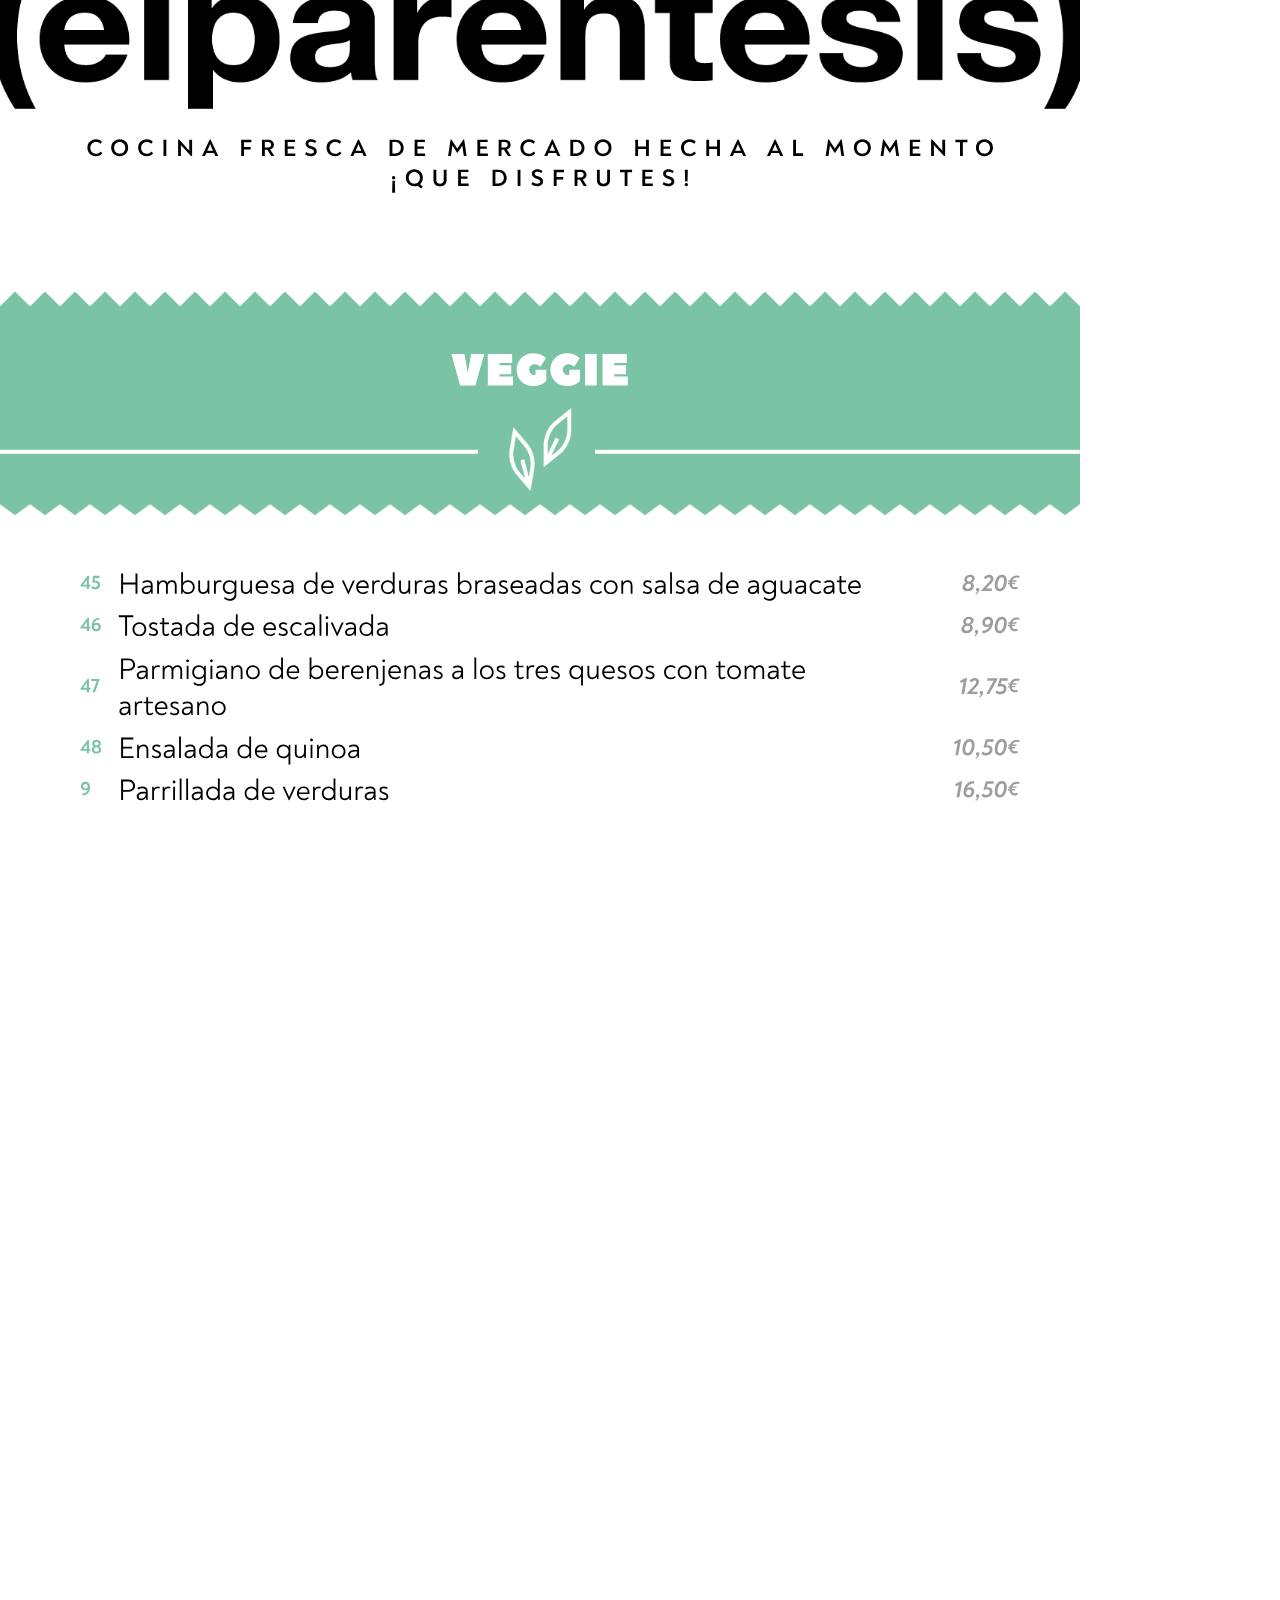
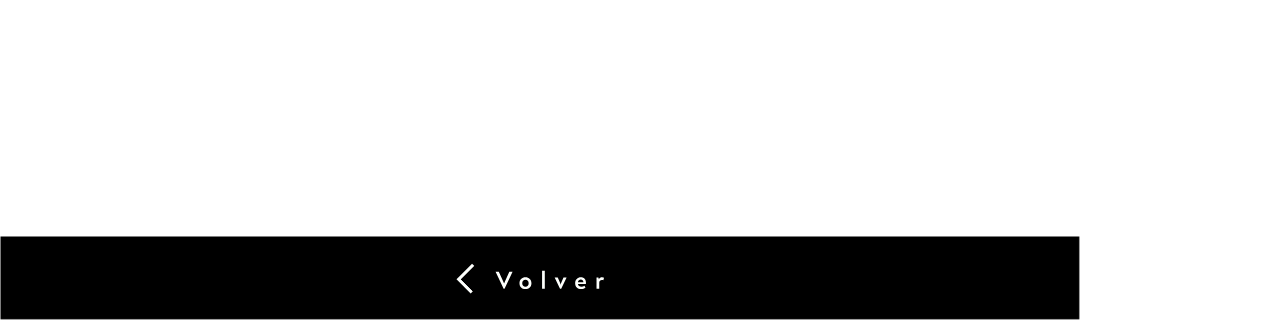
<file: publication-web-resources/html/publication-3.html>
<!DOCTYPE html>
<html xmlns="http://www.w3.org/1999/xhtml" lang="es-ES">
	<head>
		<meta charset="utf-8" />
		<title>publication-3</title>
		<link href="../css/idGeneratedStyles.css" rel="stylesheet" type="text/css" />
		<script src="../script/idGeneratedScript.js" type="text/javascript"></script>
	</head>
	<body id="publication-3" onload="RegisterInteractiveHandlers();" style="width:1080px;height:1920px;background-color:transparent;">
		<div style="position:absolute;overflow:hidden;left:0px;top:0px;-webkit-transform:translate(0.00px,0.00px);-ms-transform:translate(0.00px,0.00px);transform:translate(0.00px,0.00px);width:1080.00px;height:1920.00px;background-color:white">
			<div id="_idContainer156" class="_idGenObjectStyle-Disabled">
				<img class="_idGenObjectAttribute-1 _idGenObjectAttribute-2" src="../image/11.png" alt="" />
			</div>
			<div id="_idContainer157">
				<svg version="1.1" xmlns="http://www.w3.org/2000/svg" xmlns:xlink="http://www.w3.org/1999/xlink" x="0%" y="0%" width="100%"	 height="100%" viewBox="0 0 948.25 88.544" preserveAspectRatio="xMidYMid slice" overflow="visible" xml:space="preserve"><clipPath id="clp_16_1" fill="none">	<path shape-rendering="crispEdges" stroke="#000000" d="M0,0h948.25v88.544H0V0"/></clipPath><g clip-path="url(#clp_16_1)" fill="none">	<path fill="#000000" d="M908.395,50.8c-4.992,0-8.497-3.72-8.497-8.497c0-4.897,3.504-8.449,8.497-8.449		c5.04,0,8.497,3.552,8.497,8.449C916.892,47.08,913.435,50.8,908.395,50.8 M908.395,36.423c-3.408,0-5.592,2.496-5.592,5.881		c0,3.288,2.184,5.928,5.592,5.928c3.432,0,5.617-2.64,5.617-5.928C914.011,38.919,911.827,36.423,908.395,36.423 M786.308,50.8		c-4.992,0-8.497-3.72-8.497-8.497c0-4.897,3.504-8.449,8.497-8.449c5.04,0,8.497,3.552,8.497,8.449		C794.805,47.08,791.348,50.8,786.308,50.8 M786.308,36.423c-3.408,0-5.592,2.496-5.592,5.881c0,3.288,2.184,5.928,5.592,5.928		c3.432,0,5.617-2.64,5.617-5.928C791.924,38.919,789.74,36.423,786.308,36.423 M613.365,50.8c-5.041,0-8.401-3.792-8.401-8.497		c0-4.897,3.528-8.449,8.473-8.449c2.472,0,4.32,0.744,6.144,2.4l-1.464,1.92c-1.176-1.08-2.616-1.752-4.608-1.752		c-3.336,0-5.641,2.448-5.641,5.881c0,3.336,2.232,5.928,5.545,5.928c2.088,0,3.672-0.888,4.752-2.304l1.776,1.824		C618.357,49.696,616.149,50.8,613.365,50.8 M526.966,50.8c-4.992,0-8.497-3.72-8.497-8.497c0-4.897,3.505-8.449,8.497-8.449		c5.04,0,8.497,3.552,8.497,8.449C535.463,47.08,532.006,50.8,526.966,50.8 M526.966,36.423c-3.408,0-5.593,2.496-5.593,5.881		c0,3.288,2.184,5.928,5.593,5.928c3.432,0,5.616-2.64,5.616-5.928C532.582,38.919,530.398,36.423,526.966,36.423 M452.759,50.8		c-5.04,0-8.401-3.792-8.401-8.497c0-4.897,3.528-8.449,8.473-8.449c2.472,0,4.32,0.744,6.144,2.4l-1.464,1.92		c-1.176-1.08-2.616-1.752-4.608-1.752c-3.336,0-5.641,2.448-5.641,5.881c0,3.336,2.232,5.928,5.544,5.928		c2.088,0,3.672-0.888,4.752-2.304l1.776,1.824C457.751,49.696,455.543,50.8,452.759,50.8 M258.936,50.8		c-5.04,0-8.401-3.792-8.401-8.497c0-4.897,3.528-8.449,8.473-8.449c2.472,0,4.32,0.744,6.144,2.4l-1.464,1.92		c-1.176-1.08-2.616-1.752-4.609-1.752c-3.336,0-5.641,2.448-5.641,5.881c0,3.336,2.232,5.928,5.545,5.928		c2.088,0,3.672-0.888,4.752-2.304l1.776,1.824C263.928,49.696,261.72,50.8,258.936,50.8 M234.912,50.8		c-2.232,0-4.368-0.72-5.977-1.992l1.32-2.208c1.224,1.056,2.856,1.68,4.56,1.68c1.632,0,3.048-0.744,3.048-2.184		c0-1.536-1.68-2.184-3.528-2.784c-2.736-0.888-4.872-2.376-4.872-4.968c0-2.88,2.496-4.488,5.448-4.488		c1.896,0,3.504,0.456,5.304,1.656l-1.224,2.112c-1.392-0.888-2.592-1.272-3.937-1.272c-1.44,0-2.712,0.624-2.712,1.848		c0,1.488,1.656,2.112,3.336,2.688c2.832,0.912,5.041,2.28,5.041,5.064C240.721,49,238.152,50.8,234.912,50.8 M70.537,50.8		c-5.041,0-8.401-3.792-8.401-8.497c0-4.897,3.528-8.449,8.473-8.449c2.472,0,4.32,0.744,6.144,2.4l-1.464,1.92		c-1.176-1.08-2.616-1.752-4.609-1.752c-3.336,0-5.64,2.448-5.64,5.881c0,3.336,2.232,5.928,5.545,5.928		c2.088,0,3.672-0.888,4.752-2.304l1.776,1.824C75.53,49.696,73.321,50.8,70.537,50.8 M43.633,50.8c-4.992,0-8.497-3.72-8.497-8.497		c0-4.897,3.504-8.449,8.497-8.449c5.04,0,8.497,3.552,8.497,8.449C52.13,47.08,48.674,50.8,43.633,50.8 M43.633,36.423		c-3.408,0-5.593,2.496-5.593,5.881c0,3.288,2.184,5.928,5.593,5.928c3.432,0,5.617-2.64,5.617-5.928		C49.25,38.919,47.066,36.423,43.633,36.423 M19.753,50.8c-5.04,0-8.401-3.792-8.401-8.497c0-4.897,3.528-8.449,8.473-8.449		c2.472,0,4.32,0.744,6.144,2.4l-1.464,1.92c-1.176-1.08-2.616-1.752-4.608-1.752c-3.336,0-5.64,2.448-5.64,5.881		c0,3.336,2.232,5.928,5.545,5.928c2.088,0,3.672-0.888,4.752-2.304l1.776,1.824C24.746,49.696,22.538,50.8,19.753,50.8		 M869.06,50.584h-1.104l-8.809-9.625c-0.408-0.432-0.912-0.96-1.368-1.488c0.048,0.6,0.096,1.2,0.096,1.776v9.241h-2.808V34.071		h1.08l8.545,9.385c0.528,0.552,1.08,1.128,1.632,1.752c-0.048-0.792-0.072-1.512-0.072-2.184v-8.857h2.808V50.584 M116.041,50.584		h-1.104l-8.809-9.625c-0.408-0.432-0.912-0.96-1.368-1.488c0.048,0.6,0.096,1.2,0.096,1.776v9.241h-2.808V34.071h1.08l8.545,9.385		c0.528,0.552,1.08,1.128,1.632,1.752c-0.048-0.792-0.072-1.512-0.072-2.184v-8.857h2.808V50.584 M886.771,50.488h-2.832V36.783		h-4.632v-2.616h12.073v2.616h-4.608V50.488 M844.292,50.488h-10.489V34.167h10.273v2.496h-7.441v4.32h6.505v2.424h-6.505v4.584		h7.657V50.488 M823.005,50.488h-2.784l-1.296-8.833c-0.072-0.576-0.144-1.104-0.192-1.656c-0.288,0.528-0.624,1.032-0.96,1.536		l-3.72,5.664h-0.576l-3.696-5.664c-0.36-0.504-0.696-1.032-1.008-1.584c-0.024,0.624-0.12,1.152-0.192,1.728l-1.248,8.809h-2.784		l2.4-16.441h0.84l4.92,7.537c0.36,0.552,0.72,1.128,1.056,1.704c0.336-0.576,0.696-1.152,1.056-1.704l4.944-7.537h0.84		L823.005,50.488 M768.093,50.488h-2.784l-1.296-8.833c-0.072-0.576-0.144-1.104-0.192-1.656c-0.288,0.528-0.624,1.032-0.96,1.536		l-3.72,5.664h-0.576l-3.697-5.664c-0.36-0.504-0.696-1.032-1.008-1.584c-0.024,0.624-0.12,1.152-0.192,1.728l-1.248,8.809h-2.784		l2.4-16.441h0.84l4.921,7.537c0.36,0.552,0.72,1.128,1.056,1.704c0.336-0.576,0.696-1.152,1.056-1.704l4.944-7.537h0.84		L768.093,50.488 M727.005,50.488h-9.913V34.167h2.832v13.705h7.081V50.488 M707.181,50.488h-2.952l-1.344-2.952h-7.633		l-1.344,2.952h-2.976V50.44l7.705-16.369h0.864l7.681,16.345V50.488 M699.068,38.631c-0.384,1.056-0.72,1.896-1.104,2.784		l-1.776,3.888h5.76l-1.776-3.888C699.788,40.551,699.452,39.687,699.068,38.631 M670.029,50.488h-2.952l-1.344-2.952H658.1		l-1.344,2.952h-2.976V50.44l7.705-16.369h0.864l7.681,16.345V50.488 M661.916,38.631c-0.384,1.056-0.72,1.896-1.104,2.784		l-1.776,3.888h5.761l-1.776-3.888C662.636,40.551,662.3,39.687,661.916,38.631 M643.869,50.488h-2.832v-6.913h-7.945v6.913h-2.832		V34.167h2.832v6.793h7.945v-6.793h2.832V50.488 M595.077,50.488h-10.489V34.167h10.273v2.496h-7.441v4.32h6.505v2.424h-6.505v4.584		h7.657V50.488 M572.806,50.488h-2.832v-6.913h-7.945v6.913h-2.832V34.167h2.832v6.793h7.945v-6.793h2.832V50.488 M500.158,50.488		h-5.857V34.167h5.833c4.944,0,8.329,3.432,8.329,8.185C508.463,47.08,505.174,50.488,500.158,50.488 M497.134,36.615V48.04h2.904		c3.432,0,5.545-2.376,5.545-5.688c0-3.312-2.136-5.737-5.569-5.737H497.134 M484.391,50.488h-2.952l-1.344-2.952h-7.633		l-1.344,2.952h-2.976V50.44l7.705-16.369h0.864l7.681,16.345V50.488 M476.278,38.631c-0.384,1.056-0.72,1.896-1.104,2.784		l-1.776,3.888h5.76l-1.776-3.888C476.998,40.551,476.662,39.687,476.278,38.631 M434.951,50.488h-3.216l-3.84-6.192h-2.472v6.192		h-2.832V34.167h6.409c3.24,0,5.544,2.184,5.544,5.088c0,2.28-1.44,4.056-3.768,4.728l4.176,6.433V50.488 M425.422,36.615v5.329		h3.288c1.872,0,2.976-1.032,2.976-2.64c0-1.536-1.176-2.688-2.928-2.688H425.422 M411.815,50.488h-10.489V34.167h10.273v2.496		h-7.441v4.32h6.505v2.424h-6.505v4.584h7.657V50.488 M390.528,50.488h-2.784l-1.296-8.833c-0.072-0.576-0.144-1.104-0.192-1.656		c-0.288,0.528-0.624,1.032-0.96,1.536l-3.721,5.664h-0.576l-3.696-5.664c-0.36-0.504-0.696-1.032-1.008-1.584		c-0.024,0.624-0.12,1.152-0.192,1.728l-1.248,8.809h-2.784l2.4-16.441h0.84l4.92,7.537c0.36,0.552,0.72,1.128,1.056,1.704		c0.336-0.576,0.696-1.152,1.056-1.704l4.944-7.537h0.84L390.528,50.488 M349.056,50.488h-10.489V34.167h10.273v2.496h-7.441v4.32		h6.505v2.424h-6.505v4.584h7.657V50.488 M319.367,50.488h-5.857V34.167h5.833c4.944,0,8.329,3.432,8.329,8.185		C327.672,47.08,324.384,50.488,319.367,50.488 M316.343,36.615V48.04h2.904c3.432,0,5.544-2.376,5.544-5.688		c0-3.312-2.136-5.737-5.569-5.737H316.343 M290.568,50.488h-2.952l-1.344-2.952h-7.633l-1.344,2.952h-2.976V50.44l7.705-16.369		h0.864l7.681,16.345V50.488 M282.456,38.631c-0.384,1.056-0.72,1.896-1.104,2.784l-1.776,3.888h5.761l-1.776-3.888		C283.176,40.551,282.839,39.687,282.456,38.631 M219.24,50.488h-10.489V34.167h10.273v2.496h-7.441v4.32h6.505v2.424h-6.505v4.584		h7.657V50.488 M198.313,50.488h-3.216l-3.84-6.192h-2.472v6.192h-2.832V34.167h6.409c3.24,0,5.544,2.184,5.544,5.088		c0,2.28-1.44,4.056-3.768,4.728l4.176,6.433V50.488 M188.784,36.615v5.329h3.288c1.872,0,2.976-1.032,2.976-2.64		c0-1.536-1.176-2.688-2.928-2.688H188.784 M167.976,50.488h-2.832V34.167h10.201v2.616h-7.369v4.704h6.6v2.544h-6.6V50.488		 M142.201,50.488h-2.952l-1.344-2.952h-7.633l-1.344,2.952h-2.976V50.44l7.705-16.369h0.864l7.681,16.345V50.488 M134.088,38.631		c-0.384,1.056-0.72,1.896-1.104,2.784l-1.776,3.888h5.761l-1.776-3.888C134.808,40.551,134.472,39.687,134.088,38.631		 M90.264,50.488h-2.832V34.167h2.832V50.488"/>	<path fill="#000000" d="M319.079,87.208h-3l0.312-11.809h2.376L319.079,87.208 M345.071,82.96l-3.505-2.736		c-0.984,0.36-2.088,0.576-3.288,0.576c-4.992,0-8.497-3.72-8.497-8.497c0-4.897,3.504-8.449,8.497-8.449		c5.041,0,8.497,3.552,8.497,8.449c0,2.616-1.032,4.92-2.808,6.457l2.832,2.256L345.071,82.96 M338.279,66.423		c-3.408,0-5.592,2.496-5.592,5.88c0,3.288,2.184,5.928,5.592,5.928c3.432,0,5.617-2.64,5.617-5.928		C343.895,68.919,341.711,66.423,338.279,66.423 M592.461,80.8c-2.232,0-4.368-0.72-5.976-1.992l1.32-2.208		c1.224,1.056,2.856,1.68,4.56,1.68c1.632,0,3.048-0.744,3.048-2.184c0-1.536-1.68-2.184-3.528-2.784		c-2.736-0.888-4.873-2.376-4.873-4.968c0-2.88,2.496-4.488,5.448-4.488c1.896,0,3.504,0.456,5.305,1.656l-1.224,2.112		c-1.392-0.888-2.592-1.272-3.936-1.272c-1.44,0-2.712,0.624-2.712,1.848c0,1.488,1.656,2.112,3.336,2.688		c2.832,0.912,5.04,2.28,5.04,5.065C598.269,79,595.701,80.8,592.461,80.8 M527.421,80.8c-3.792,0-6.553-2.184-6.553-6.097V64.166		h2.832v10.345c0,2.496,1.488,3.72,3.72,3.72c2.208,0,3.696-1.224,3.696-3.72V64.166h2.832v10.537		C533.95,78.616,531.19,80.8,527.421,80.8 M461.205,80.8c-2.232,0-4.368-0.72-5.976-1.992l1.32-2.208		c1.224,1.056,2.856,1.68,4.56,1.68c1.632,0,3.048-0.744,3.048-2.184c0-1.536-1.68-2.184-3.528-2.784		c-2.736-0.888-4.873-2.376-4.873-4.968c0-2.88,2.496-4.488,5.448-4.488c1.896,0,3.504,0.456,5.305,1.656l-1.224,2.112		c-1.392-0.888-2.592-1.272-3.936-1.272c-1.44,0-2.712,0.624-2.712,1.848c0,1.488,1.656,2.112,3.336,2.688		c2.832,0.912,5.04,2.28,5.04,5.065C467.014,79,464.446,80.8,461.205,80.8 M363.982,80.8c-3.792,0-6.553-2.184-6.553-6.097V64.166		h2.832v10.345c0,2.496,1.488,3.72,3.72,3.72c2.208,0,3.696-1.224,3.696-3.72V64.166h2.832v10.537		C370.511,78.616,367.751,80.8,363.982,80.8 M610.293,80.776c-0.864,0-1.704-0.528-1.704-1.656c0-1.152,0.84-1.68,1.704-1.68		c0.84,0,1.68,0.528,1.68,1.68C611.973,80.248,611.133,80.776,610.293,80.776 M576.789,80.488h-10.489V64.166h10.273v2.496h-7.441		v4.32h6.505v2.424h-6.505v4.584h7.657V80.488 M551.421,80.488h-2.832V66.783h-4.632v-2.616h12.073v2.616h-4.609V80.488		 M510.886,80.488h-3.216l-3.84-6.193h-2.472v6.193h-2.832V64.166h6.409c3.24,0,5.544,2.184,5.544,5.089		c0,2.28-1.44,4.056-3.768,4.728l4.176,6.432V80.488 M501.357,66.615v5.328h3.288c1.872,0,2.976-1.032,2.976-2.64		c0-1.536-1.176-2.688-2.928-2.688H501.357 M480.549,80.488h-2.832V64.166h10.201v2.616h-7.369v4.704h6.6v2.544h-6.6V80.488		 M444.405,80.488h-2.832V64.166h2.832V80.488 M422.374,80.488h-5.857V64.166h5.833c4.944,0,8.329,3.432,8.329,8.185		C430.678,77.08,427.39,80.488,422.374,80.488 M419.35,66.615V78.04h2.904c3.432,0,5.545-2.376,5.545-5.688		s-2.136-5.736-5.569-5.736H419.35 M392.543,80.488h-10.489V64.166h10.273v2.496h-7.441v4.32h6.504v2.424h-6.504v4.584h7.657V80.488		 M611.469,75.976h-2.376l-0.312-11.809h3L611.469,75.976 M317.591,73.935c-0.84,0-1.704-0.528-1.704-1.68		c0-1.128,0.864-1.656,1.704-1.656c0.84,0,1.68,0.528,1.68,1.656C319.271,73.407,318.431,73.935,317.591,73.935"/></g></svg>			</div>
			<div id="_idContainer162" class="_idGenButton" data-clickactions="goToDestination(&apos;publication.html&apos;);">
				<div class="_idGen-Appearance-Normal" id="_idContainer161">
					<div id="_idContainer158" class="_idGenObjectStyle-Disabled">
						<img class="_idGenObjectAttribute-1 _idGenObjectAttribute-2" src="[data-uri]" alt="" />
					</div>
					<div id="_idContainer159">
						<svg version="1.1" xmlns="http://www.w3.org/2000/svg" xmlns:xlink="http://www.w3.org/1999/xlink" x="0%" y="0%" width="100%"	 height="100%" viewBox="0 0 927.882 59.775" preserveAspectRatio="xMidYMid slice" overflow="visible" xml:space="preserve"><clipPath id="clp_17_1" fill="none">	<path shape-rendering="crispEdges" stroke="#000000" d="M0,0h927.882v59.775H0V0"/></clipPath><g clip-path="url(#clp_17_1)" fill="none">	<path fill="#FDFFFC" d="M495.527,51.75c-3.574,0-6.024-2.424-6.024-5.924c0-3.274,2.374-5.848,5.749-5.848		c3.149,0,5.074,2.124,5.074,5.474c0,0.4-0.05,0.85-0.1,1.3h-7.998c0.35,1.8,1.75,2.749,3.549,2.749c1.275,0,2.174-0.375,2.949-1.05		l1.15,1.75C498.601,51.225,497.251,51.75,495.527,51.75 M495.202,42.202c-1.475,0-2.649,0.975-2.949,2.699h5.499		C497.676,43.127,496.626,42.202,495.202,42.202 M439.802,51.75c-3.499,0-5.973-2.449-5.973-5.898c0-3.449,2.474-5.874,5.973-5.874		c3.499,0,5.999,2.424,5.999,5.874C445.801,49.301,443.301,51.75,439.802,51.75 M439.802,42.377c-1.9,0-3.224,1.425-3.224,3.474		c0,2.049,1.324,3.474,3.224,3.474c1.924,0,3.224-1.425,3.224-3.474C443.026,43.802,441.727,42.377,439.802,42.377 M475.552,51.525		h-1.175l-5.274-11.172v-0.075h2.999l2.175,4.999c0.25,0.575,0.5,1.25,0.7,2.099c0.225-0.85,0.45-1.524,0.7-2.099l2.174-4.999h2.999		v0.075L475.552,51.525 M418.877,51.525h-0.9l-8.048-17.046v-0.05h3.224l4.324,9.448c0.4,0.875,0.7,1.575,0.95,2.324		c0.3-0.825,0.65-1.7,0.975-2.374l4.274-9.398h3.249v0.05L418.877,51.525 M513.602,51.425h-2.724V40.278h1.849l0.525,1.65		c0.65-1.25,1.774-1.9,3.224-1.9c0.775,0,1.4,0.175,1.924,0.475l-0.7,2.3c-0.425-0.15-0.875-0.25-1.45-0.25		c-1.575,0-2.649,1.025-2.649,2.799V51.425 M459.178,51.425h-2.749V33.429h2.724L459.178,51.425"/></g></svg>					</div>
					<div id="_idContainer160">
						<img class="_idGenObjectAttribute-1 _idGenObjectAttribute-2" src="[data-uri]" alt="" />
					</div>
				</div>
			</div>
			<div id="_idContainer165">
				<div id="_idContainer163" class="Marco-gr-fico-b-sico _idGenObjectStyle-Disabled">
					<img class="_idGenObjectAttribute-1 _idGenObjectAttribute-2" src="[data-uri]" alt="" />
				</div>
				<div id="_idContainer164">
					<svg version="1.1" xmlns="http://www.w3.org/2000/svg" xmlns:xlink="http://www.w3.org/1999/xlink" x="0%" y="0%" width="100%"	 height="100%" viewBox="0 0 1081.949 92" preserveAspectRatio="xMidYMid slice" overflow="visible" xml:space="preserve"><clipPath id="clp_18_1" fill="none">	<path shape-rendering="crispEdges" stroke="#000000" d="M0,0h1081.949v92H0V0"/></clipPath><g clip-path="url(#clp_18_1)" fill="none">	<path fill="#FEFFFE" d="M567.974,74.125c-9.45,0-16.649-7.2-16.649-16.424c0-9.225,7.2-16.424,16.649-16.424		c8.549,0,12.599,4.95,12.599,4.95l-5.4,8.55c0,0-2.7-2.475-5.85-2.475c-3.15,0-5.4,2.25-5.4,5.4c0,3.15,2.25,5.4,5.4,5.4		c0.45,0,0.9,0,0.9,0v-5.4h10.8v11.025C581.024,68.725,576.974,74.125,567.974,74.125 M534.225,74.125		c-9.45,0-16.649-7.2-16.649-16.424c0-9.225,7.2-16.424,16.649-16.424c8.549,0,12.599,4.95,12.599,4.95l-5.4,8.55		c0,0-2.7-2.475-5.85-2.475s-5.4,2.25-5.4,5.4c0,3.15,2.25,5.4,5.4,5.4c0.45,0,0.9,0,0.9,0v-5.4h10.8v11.025		C547.274,68.725,543.224,74.125,534.225,74.125 M628.723,73.45h-25.199V41.951h24.299v9h-12.599v2.25h11.699v9h-11.699v2.25h13.499		V73.45 M597.674,73.45h-11.7V41.951h11.7V73.45 M513.974,73.45h-25.199V41.951h24.299v9h-12.599v2.25h11.7v9h-11.7v2.25h13.499		V73.45 M476.4,73.45H461.1l-8.775-31.499h13.049L468.75,60.4l3.375-18.449h13.05L476.4,73.45"/></g></svg>				</div>
			</div>
			<div id="_idContainer166" class="Marco-gr-fico-b-sico _idGenObjectStyle-Disabled">
				<img class="_idGenObjectAttribute-1 _idGenObjectAttribute-2" src="[data-uri]" alt="" />
			</div>
			<div id="_idContainer167" class="Marco-gr-fico-b-sico _idGenObjectStyle-Disabled">
				<img class="_idGenObjectAttribute-1 _idGenObjectAttribute-2" src="[data-uri]" alt="" />
			</div>
			<div id="_idContainer168" class="Marco-gr-fico-b-sico _idGenObjectStyle-Disabled">
				<img class="_idGenObjectAttribute-1 _idGenObjectAttribute-2" src="[data-uri]" alt="" />
			</div>
			<div id="_idContainer189" class="Marco-gr-fico-b-sico _idGenObjectStyle-Disabled">
				<div id="_idContainer178" class="Marco-gr-fico-b-sico _idGenObjectStyle-Disabled">
					<div id="_idContainer169" class="Marco-gr-fico-b-sico _idGenObjectStyle-Disabled">
						<img class="_idGenObjectAttribute-1 _idGenObjectAttribute-2" src="[data-uri]" alt="" />
					</div>
					<div id="_idContainer170" class="Marco-gr-fico-b-sico _idGenObjectStyle-Disabled">
						<img class="_idGenObjectAttribute-1 _idGenObjectAttribute-2" src="[data-uri]" alt="" />
					</div>
					<div id="_idContainer171" class="Marco-gr-fico-b-sico _idGenObjectStyle-Disabled">
						<img class="_idGenObjectAttribute-1 _idGenObjectAttribute-2" src="[data-uri]" alt="" />
					</div>
					<div id="_idContainer172" class="Marco-gr-fico-b-sico _idGenObjectStyle-Disabled">
						<img class="_idGenObjectAttribute-1 _idGenObjectAttribute-2" src="[data-uri]" alt="" />
					</div>
					<div id="_idContainer173" class="Marco-gr-fico-b-sico _idGenObjectStyle-Disabled">
						<img class="_idGenObjectAttribute-1 _idGenObjectAttribute-2" src="[data-uri]" alt="" />
					</div>
					<div id="_idContainer174" class="Marco-gr-fico-b-sico _idGenObjectStyle-Disabled">
						<img class="_idGenObjectAttribute-1 _idGenObjectAttribute-2" src="[data-uri]" alt="" />
					</div>
					<div id="_idContainer175" class="Marco-gr-fico-b-sico _idGenObjectStyle-Disabled">
						<img class="_idGenObjectAttribute-1 _idGenObjectAttribute-2" src="[data-uri]" alt="" />
					</div>
					<div id="_idContainer176" class="Marco-gr-fico-b-sico _idGenObjectStyle-Disabled">
						<img class="_idGenObjectAttribute-1 _idGenObjectAttribute-2" src="[data-uri]" alt="" />
					</div>
					<div id="_idContainer177" class="Marco-gr-fico-b-sico _idGenObjectStyle-Disabled">
						<img class="_idGenObjectAttribute-1 _idGenObjectAttribute-2" src="[data-uri]" alt="" />
					</div>
				</div>
				<div id="_idContainer188" class="Marco-gr-fico-b-sico _idGenObjectStyle-Disabled">
					<div id="_idContainer179" class="Marco-gr-fico-b-sico _idGenObjectStyle-Disabled">
						<img class="_idGenObjectAttribute-1 _idGenObjectAttribute-2" src="[data-uri]" alt="" />
					</div>
					<div id="_idContainer180" class="Marco-gr-fico-b-sico _idGenObjectStyle-Disabled">
						<img class="_idGenObjectAttribute-1 _idGenObjectAttribute-2" src="[data-uri]" alt="" />
					</div>
					<div id="_idContainer181" class="Marco-gr-fico-b-sico _idGenObjectStyle-Disabled">
						<img class="_idGenObjectAttribute-1 _idGenObjectAttribute-2" src="[data-uri]" alt="" />
					</div>
					<div id="_idContainer182" class="Marco-gr-fico-b-sico _idGenObjectStyle-Disabled">
						<img class="_idGenObjectAttribute-1 _idGenObjectAttribute-2" src="[data-uri]" alt="" />
					</div>
					<div id="_idContainer183" class="Marco-gr-fico-b-sico _idGenObjectStyle-Disabled">
						<img class="_idGenObjectAttribute-1 _idGenObjectAttribute-2" src="[data-uri]" alt="" />
					</div>
					<div id="_idContainer184" class="Marco-gr-fico-b-sico _idGenObjectStyle-Disabled">
						<img class="_idGenObjectAttribute-1 _idGenObjectAttribute-2" src="[data-uri]" alt="" />
					</div>
					<div id="_idContainer185" class="Marco-gr-fico-b-sico _idGenObjectStyle-Disabled">
						<img class="_idGenObjectAttribute-1 _idGenObjectAttribute-2" src="[data-uri]" alt="" />
					</div>
					<div id="_idContainer186" class="Marco-gr-fico-b-sico _idGenObjectStyle-Disabled">
						<img class="_idGenObjectAttribute-1 _idGenObjectAttribute-2" src="[data-uri]" alt="" />
					</div>
					<div id="_idContainer187" class="Marco-gr-fico-b-sico _idGenObjectStyle-Disabled">
						<img class="_idGenObjectAttribute-1 _idGenObjectAttribute-2" src="[data-uri]" alt="" />
					</div>
				</div>
			</div>
			<div id="_idContainer210" class="Marco-gr-fico-b-sico _idGenObjectStyle-Disabled">
				<div id="_idContainer199" class="Marco-gr-fico-b-sico _idGenObjectStyle-Disabled">
					<div id="_idContainer190" class="Marco-gr-fico-b-sico _idGenObjectStyle-Disabled">
						<img class="_idGenObjectAttribute-1 _idGenObjectAttribute-2" src="[data-uri]" alt="" />
					</div>
					<div id="_idContainer191" class="Marco-gr-fico-b-sico _idGenObjectStyle-Disabled">
						<img class="_idGenObjectAttribute-1 _idGenObjectAttribute-2" src="[data-uri]" alt="" />
					</div>
					<div id="_idContainer192" class="Marco-gr-fico-b-sico _idGenObjectStyle-Disabled">
						<img class="_idGenObjectAttribute-1 _idGenObjectAttribute-2" src="[data-uri]" alt="" />
					</div>
					<div id="_idContainer193" class="Marco-gr-fico-b-sico _idGenObjectStyle-Disabled">
						<img class="_idGenObjectAttribute-1 _idGenObjectAttribute-2" src="[data-uri]" alt="" />
					</div>
					<div id="_idContainer194" class="Marco-gr-fico-b-sico _idGenObjectStyle-Disabled">
						<img class="_idGenObjectAttribute-1 _idGenObjectAttribute-2" src="[data-uri]" alt="" />
					</div>
					<div id="_idContainer195" class="Marco-gr-fico-b-sico _idGenObjectStyle-Disabled">
						<img class="_idGenObjectAttribute-1 _idGenObjectAttribute-2" src="[data-uri]" alt="" />
					</div>
					<div id="_idContainer196" class="Marco-gr-fico-b-sico _idGenObjectStyle-Disabled">
						<img class="_idGenObjectAttribute-1 _idGenObjectAttribute-2" src="[data-uri]" alt="" />
					</div>
					<div id="_idContainer197" class="Marco-gr-fico-b-sico _idGenObjectStyle-Disabled">
						<img class="_idGenObjectAttribute-1 _idGenObjectAttribute-2" src="[data-uri]" alt="" />
					</div>
					<div id="_idContainer198" class="Marco-gr-fico-b-sico _idGenObjectStyle-Disabled">
						<img class="_idGenObjectAttribute-1 _idGenObjectAttribute-2" src="[data-uri]" alt="" />
					</div>
				</div>
				<div id="_idContainer209" class="Marco-gr-fico-b-sico _idGenObjectStyle-Disabled">
					<div id="_idContainer200" class="Marco-gr-fico-b-sico _idGenObjectStyle-Disabled">
						<img class="_idGenObjectAttribute-1 _idGenObjectAttribute-2" src="[data-uri]" alt="" />
					</div>
					<div id="_idContainer201" class="Marco-gr-fico-b-sico _idGenObjectStyle-Disabled">
						<img class="_idGenObjectAttribute-1 _idGenObjectAttribute-2" src="[data-uri]" alt="" />
					</div>
					<div id="_idContainer202" class="Marco-gr-fico-b-sico _idGenObjectStyle-Disabled">
						<img class="_idGenObjectAttribute-1 _idGenObjectAttribute-2" src="[data-uri]" alt="" />
					</div>
					<div id="_idContainer203" class="Marco-gr-fico-b-sico _idGenObjectStyle-Disabled">
						<img class="_idGenObjectAttribute-1 _idGenObjectAttribute-2" src="[data-uri]" alt="" />
					</div>
					<div id="_idContainer204" class="Marco-gr-fico-b-sico _idGenObjectStyle-Disabled">
						<img class="_idGenObjectAttribute-1 _idGenObjectAttribute-2" src="[data-uri]" alt="" />
					</div>
					<div id="_idContainer205" class="Marco-gr-fico-b-sico _idGenObjectStyle-Disabled">
						<img class="_idGenObjectAttribute-1 _idGenObjectAttribute-2" src="[data-uri]" alt="" />
					</div>
					<div id="_idContainer206" class="Marco-gr-fico-b-sico _idGenObjectStyle-Disabled">
						<img class="_idGenObjectAttribute-1 _idGenObjectAttribute-2" src="[data-uri]" alt="" />
					</div>
					<div id="_idContainer207" class="Marco-gr-fico-b-sico _idGenObjectStyle-Disabled">
						<img class="_idGenObjectAttribute-1 _idGenObjectAttribute-2" src="[data-uri]" alt="" />
					</div>
					<div id="_idContainer208" class="Marco-gr-fico-b-sico _idGenObjectStyle-Disabled">
						<img class="_idGenObjectAttribute-1 _idGenObjectAttribute-2" src="[data-uri]" alt="" />
					</div>
				</div>
			</div>
			<div id="_idContainer231" class="Marco-gr-fico-b-sico _idGenObjectStyle-Disabled">
				<div id="_idContainer220" class="Marco-gr-fico-b-sico _idGenObjectStyle-Disabled">
					<div id="_idContainer211" class="Marco-gr-fico-b-sico _idGenObjectStyle-Disabled">
						<img class="_idGenObjectAttribute-1 _idGenObjectAttribute-2" src="[data-uri]" alt="" />
					</div>
					<div id="_idContainer212" class="Marco-gr-fico-b-sico _idGenObjectStyle-Disabled">
						<img class="_idGenObjectAttribute-1 _idGenObjectAttribute-2" src="[data-uri]" alt="" />
					</div>
					<div id="_idContainer213" class="Marco-gr-fico-b-sico _idGenObjectStyle-Disabled">
						<img class="_idGenObjectAttribute-1 _idGenObjectAttribute-2" src="[data-uri]" alt="" />
					</div>
					<div id="_idContainer214" class="Marco-gr-fico-b-sico _idGenObjectStyle-Disabled">
						<img class="_idGenObjectAttribute-1 _idGenObjectAttribute-2" src="[data-uri]" alt="" />
					</div>
					<div id="_idContainer215" class="Marco-gr-fico-b-sico _idGenObjectStyle-Disabled">
						<img class="_idGenObjectAttribute-1 _idGenObjectAttribute-2" src="[data-uri]" alt="" />
					</div>
					<div id="_idContainer216" class="Marco-gr-fico-b-sico _idGenObjectStyle-Disabled">
						<img class="_idGenObjectAttribute-1 _idGenObjectAttribute-2" src="[data-uri]" alt="" />
					</div>
					<div id="_idContainer217" class="Marco-gr-fico-b-sico _idGenObjectStyle-Disabled">
						<img class="_idGenObjectAttribute-1 _idGenObjectAttribute-2" src="[data-uri]" alt="" />
					</div>
					<div id="_idContainer218" class="Marco-gr-fico-b-sico _idGenObjectStyle-Disabled">
						<img class="_idGenObjectAttribute-1 _idGenObjectAttribute-2" src="[data-uri]" alt="" />
					</div>
					<div id="_idContainer219" class="Marco-gr-fico-b-sico _idGenObjectStyle-Disabled">
						<img class="_idGenObjectAttribute-1 _idGenObjectAttribute-2" src="[data-uri]" alt="" />
					</div>
				</div>
				<div id="_idContainer230" class="Marco-gr-fico-b-sico _idGenObjectStyle-Disabled">
					<div id="_idContainer221" class="Marco-gr-fico-b-sico _idGenObjectStyle-Disabled">
						<img class="_idGenObjectAttribute-1 _idGenObjectAttribute-2" src="[data-uri]" alt="" />
					</div>
					<div id="_idContainer222" class="Marco-gr-fico-b-sico _idGenObjectStyle-Disabled">
						<img class="_idGenObjectAttribute-1 _idGenObjectAttribute-2" src="[data-uri]" alt="" />
					</div>
					<div id="_idContainer223" class="Marco-gr-fico-b-sico _idGenObjectStyle-Disabled">
						<img class="_idGenObjectAttribute-1 _idGenObjectAttribute-2" src="[data-uri]" alt="" />
					</div>
					<div id="_idContainer224" class="Marco-gr-fico-b-sico _idGenObjectStyle-Disabled">
						<img class="_idGenObjectAttribute-1 _idGenObjectAttribute-2" src="[data-uri]" alt="" />
					</div>
					<div id="_idContainer225" class="Marco-gr-fico-b-sico _idGenObjectStyle-Disabled">
						<img class="_idGenObjectAttribute-1 _idGenObjectAttribute-2" src="[data-uri]" alt="" />
					</div>
					<div id="_idContainer226" class="Marco-gr-fico-b-sico _idGenObjectStyle-Disabled">
						<img class="_idGenObjectAttribute-1 _idGenObjectAttribute-2" src="[data-uri]" alt="" />
					</div>
					<div id="_idContainer227" class="Marco-gr-fico-b-sico _idGenObjectStyle-Disabled">
						<img class="_idGenObjectAttribute-1 _idGenObjectAttribute-2" src="[data-uri]" alt="" />
					</div>
					<div id="_idContainer228" class="Marco-gr-fico-b-sico _idGenObjectStyle-Disabled">
						<img class="_idGenObjectAttribute-1 _idGenObjectAttribute-2" src="[data-uri]" alt="" />
					</div>
					<div id="_idContainer229" class="Marco-gr-fico-b-sico _idGenObjectStyle-Disabled">
						<img class="_idGenObjectAttribute-1 _idGenObjectAttribute-2" src="[data-uri]" alt="" />
					</div>
				</div>
			</div>
			<div id="_idContainer252" class="Marco-gr-fico-b-sico _idGenObjectStyle-Disabled">
				<div id="_idContainer241" class="Marco-gr-fico-b-sico _idGenObjectStyle-Disabled">
					<div id="_idContainer232" class="Marco-gr-fico-b-sico _idGenObjectStyle-Disabled">
						<img class="_idGenObjectAttribute-1 _idGenObjectAttribute-2" src="[data-uri]" alt="" />
					</div>
					<div id="_idContainer233" class="Marco-gr-fico-b-sico _idGenObjectStyle-Disabled">
						<img class="_idGenObjectAttribute-1 _idGenObjectAttribute-2" src="[data-uri]" alt="" />
					</div>
					<div id="_idContainer234" class="Marco-gr-fico-b-sico _idGenObjectStyle-Disabled">
						<img class="_idGenObjectAttribute-1 _idGenObjectAttribute-2" src="[data-uri]" alt="" />
					</div>
					<div id="_idContainer235" class="Marco-gr-fico-b-sico _idGenObjectStyle-Disabled">
						<img class="_idGenObjectAttribute-1 _idGenObjectAttribute-2" src="[data-uri]" alt="" />
					</div>
					<div id="_idContainer236" class="Marco-gr-fico-b-sico _idGenObjectStyle-Disabled">
						<img class="_idGenObjectAttribute-1 _idGenObjectAttribute-2" src="[data-uri]" alt="" />
					</div>
					<div id="_idContainer237" class="Marco-gr-fico-b-sico _idGenObjectStyle-Disabled">
						<img class="_idGenObjectAttribute-1 _idGenObjectAttribute-2" src="[data-uri]" alt="" />
					</div>
					<div id="_idContainer238" class="Marco-gr-fico-b-sico _idGenObjectStyle-Disabled">
						<img class="_idGenObjectAttribute-1 _idGenObjectAttribute-2" src="[data-uri]" alt="" />
					</div>
					<div id="_idContainer239" class="Marco-gr-fico-b-sico _idGenObjectStyle-Disabled">
						<img class="_idGenObjectAttribute-1 _idGenObjectAttribute-2" src="[data-uri]" alt="" />
					</div>
					<div id="_idContainer240" class="Marco-gr-fico-b-sico _idGenObjectStyle-Disabled">
						<img class="_idGenObjectAttribute-1 _idGenObjectAttribute-2" src="[data-uri]" alt="" />
					</div>
				</div>
				<div id="_idContainer251" class="Marco-gr-fico-b-sico _idGenObjectStyle-Disabled">
					<div id="_idContainer242" class="Marco-gr-fico-b-sico _idGenObjectStyle-Disabled">
						<img class="_idGenObjectAttribute-1 _idGenObjectAttribute-2" src="[data-uri]" alt="" />
					</div>
					<div id="_idContainer243" class="Marco-gr-fico-b-sico _idGenObjectStyle-Disabled">
						<img class="_idGenObjectAttribute-1 _idGenObjectAttribute-2" src="[data-uri]" alt="" />
					</div>
					<div id="_idContainer244" class="Marco-gr-fico-b-sico _idGenObjectStyle-Disabled">
						<img class="_idGenObjectAttribute-1 _idGenObjectAttribute-2" src="[data-uri]" alt="" />
					</div>
					<div id="_idContainer245" class="Marco-gr-fico-b-sico _idGenObjectStyle-Disabled">
						<img class="_idGenObjectAttribute-1 _idGenObjectAttribute-2" src="[data-uri]" alt="" />
					</div>
					<div id="_idContainer246" class="Marco-gr-fico-b-sico _idGenObjectStyle-Disabled">
						<img class="_idGenObjectAttribute-1 _idGenObjectAttribute-2" src="[data-uri]" alt="" />
					</div>
					<div id="_idContainer247" class="Marco-gr-fico-b-sico _idGenObjectStyle-Disabled">
						<img class="_idGenObjectAttribute-1 _idGenObjectAttribute-2" src="[data-uri]" alt="" />
					</div>
					<div id="_idContainer248" class="Marco-gr-fico-b-sico _idGenObjectStyle-Disabled">
						<img class="_idGenObjectAttribute-1 _idGenObjectAttribute-2" src="[data-uri]" alt="" />
					</div>
					<div id="_idContainer249" class="Marco-gr-fico-b-sico _idGenObjectStyle-Disabled">
						<img class="_idGenObjectAttribute-1 _idGenObjectAttribute-2" src="[data-uri]" alt="" />
					</div>
					<div id="_idContainer250" class="Marco-gr-fico-b-sico _idGenObjectStyle-Disabled">
						<img class="_idGenObjectAttribute-1 _idGenObjectAttribute-2" src="[data-uri]" alt="" />
					</div>
				</div>
			</div>
			<div id="_idContainer253">
				<img class="_idGenObjectAttribute-2" width="100%" height="100%" type="image/svg+xml" src="../image/112.svg" />
			</div>
		</div>
	</body>
</html>
</file>
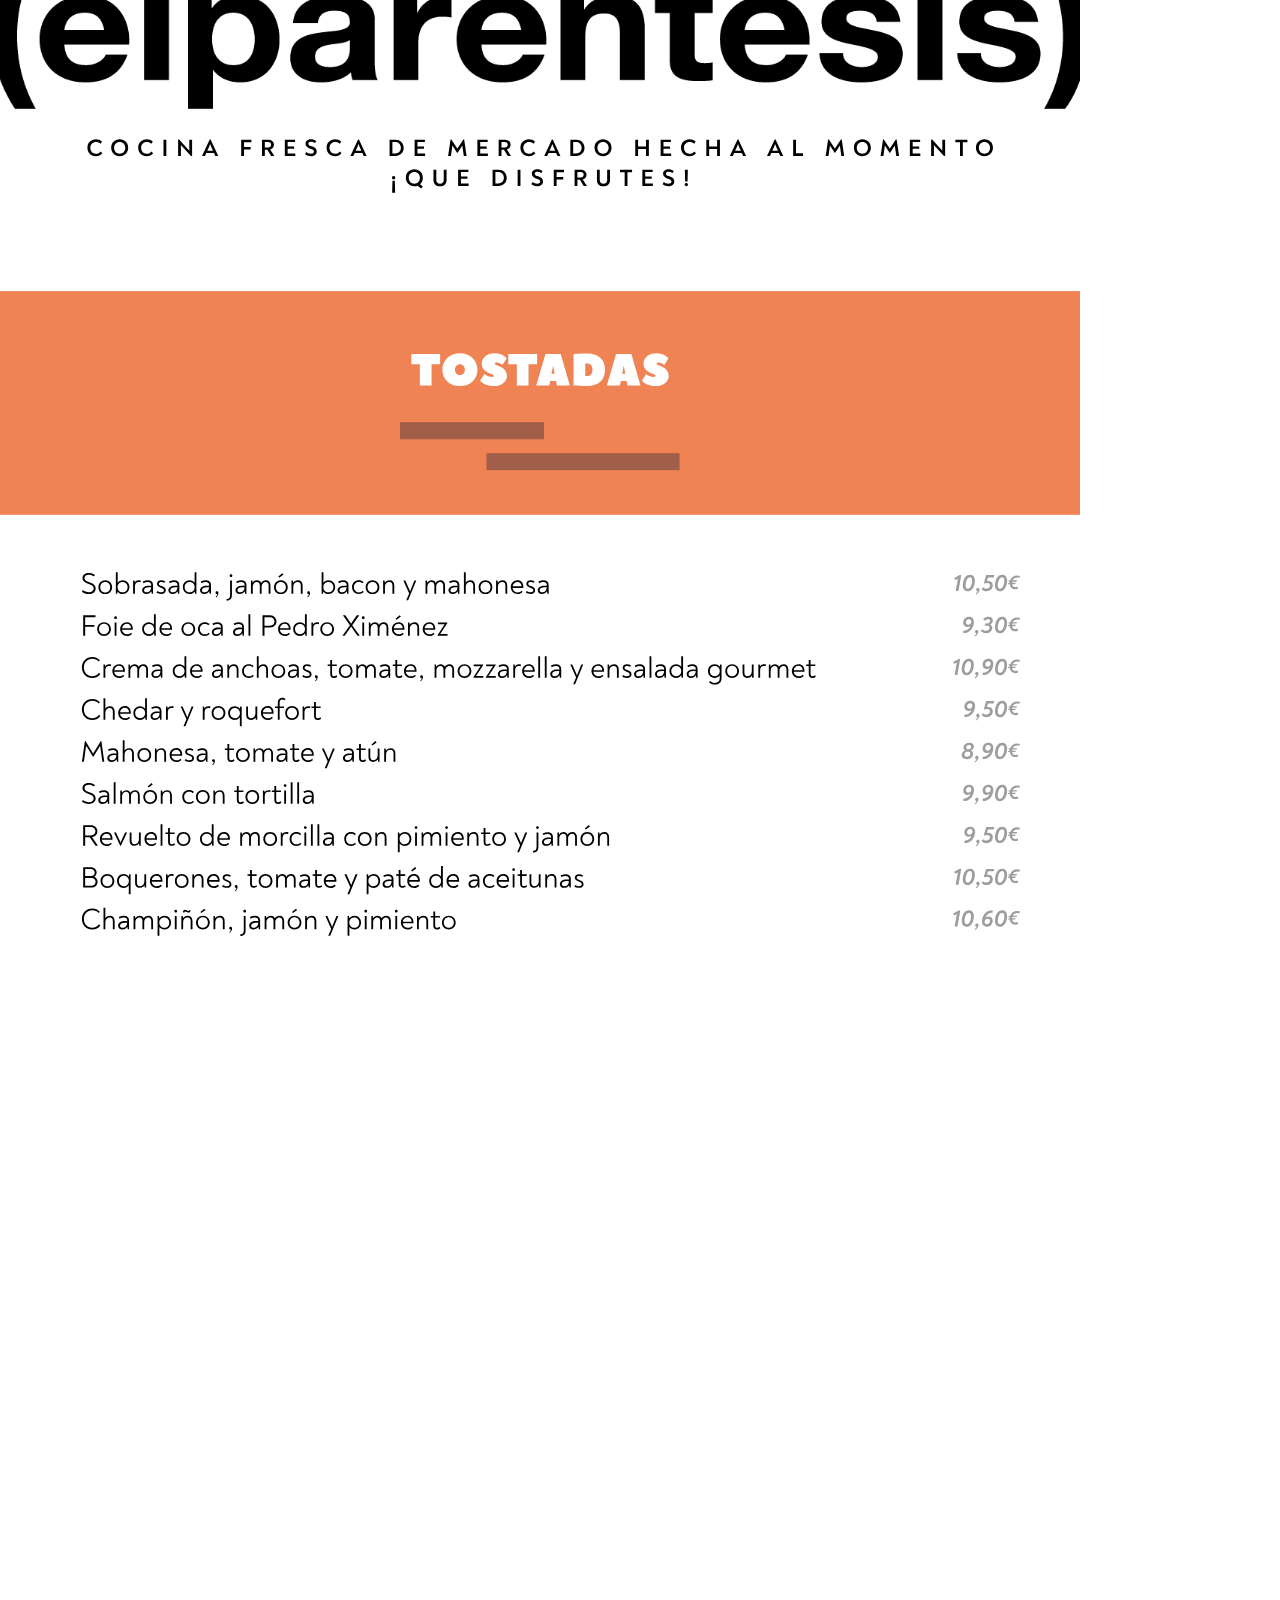
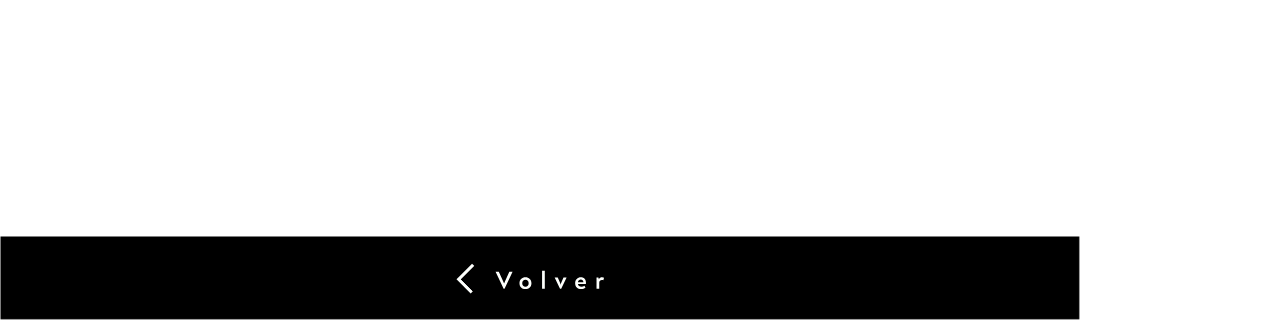
<file: publication-web-resources/html/publication-4.html>
<!DOCTYPE html>
<html xmlns="http://www.w3.org/1999/xhtml" lang="es-ES">
	<head>
		<meta charset="utf-8" />
		<title>publication-4</title>
		<link href="../css/idGeneratedStyles.css" rel="stylesheet" type="text/css" />
		<script src="../script/idGeneratedScript.js" type="text/javascript"></script>
	</head>
	<body id="publication-4" onload="RegisterInteractiveHandlers();" style="width:1080px;height:1920px;background-color:transparent;">
		<div style="position:absolute;overflow:hidden;left:0px;top:0px;-webkit-transform:translate(0.00px,0.00px);-ms-transform:translate(0.00px,0.00px);transform:translate(0.00px,0.00px);width:1080.00px;height:1920.00px;background-color:white">
			<div id="_idContainer258" class="_idGenButton" data-clickactions="goToDestination(&apos;publication.html&apos;);">
				<div class="_idGen-Appearance-Normal" id="_idContainer257">
					<div id="_idContainer254" class="_idGenObjectStyle-Disabled">
						<img class="_idGenObjectAttribute-1 _idGenObjectAttribute-2" src="[data-uri]" alt="" />
					</div>
					<div id="_idContainer255">
						<svg version="1.1" xmlns="http://www.w3.org/2000/svg" xmlns:xlink="http://www.w3.org/1999/xlink" x="0%" y="0%" width="100%"	 height="100%" viewBox="0 0 927.882 59.775" preserveAspectRatio="xMidYMid slice" overflow="visible" xml:space="preserve"><clipPath id="clp_19_1" fill="none">	<path shape-rendering="crispEdges" stroke="#000000" d="M0,0h927.882v59.775H0V0"/></clipPath><g clip-path="url(#clp_19_1)" fill="none">	<path fill="#FDFFFC" d="M495.527,51.75c-3.574,0-6.024-2.424-6.024-5.924c0-3.274,2.374-5.848,5.749-5.848		c3.149,0,5.074,2.124,5.074,5.474c0,0.4-0.05,0.85-0.1,1.3h-7.998c0.35,1.8,1.75,2.749,3.549,2.749c1.275,0,2.174-0.375,2.949-1.05		l1.15,1.75C498.601,51.225,497.251,51.75,495.527,51.75 M495.202,42.202c-1.475,0-2.649,0.975-2.949,2.699h5.499		C497.676,43.127,496.626,42.202,495.202,42.202 M439.802,51.75c-3.499,0-5.973-2.449-5.973-5.898c0-3.449,2.474-5.874,5.973-5.874		c3.499,0,5.999,2.424,5.999,5.874C445.801,49.301,443.301,51.75,439.802,51.75 M439.802,42.377c-1.9,0-3.224,1.425-3.224,3.474		c0,2.049,1.324,3.474,3.224,3.474c1.924,0,3.224-1.425,3.224-3.474C443.026,43.802,441.727,42.377,439.802,42.377 M475.552,51.525		h-1.175l-5.274-11.172v-0.075h2.999l2.175,4.999c0.25,0.575,0.5,1.25,0.7,2.099c0.225-0.85,0.45-1.524,0.7-2.099l2.174-4.999h2.999		v0.075L475.552,51.525 M418.877,51.525h-0.9l-8.048-17.046v-0.05h3.224l4.324,9.448c0.4,0.875,0.7,1.575,0.95,2.324		c0.3-0.825,0.65-1.7,0.975-2.374l4.274-9.398h3.249v0.05L418.877,51.525 M513.602,51.425h-2.724V40.278h1.849l0.525,1.65		c0.65-1.25,1.774-1.9,3.224-1.9c0.775,0,1.4,0.175,1.924,0.475l-0.7,2.3c-0.425-0.15-0.875-0.25-1.45-0.25		c-1.575,0-2.649,1.025-2.649,2.799V51.425 M459.178,51.425h-2.749V33.429h2.724L459.178,51.425"/></g></svg>					</div>
					<div id="_idContainer256">
						<img class="_idGenObjectAttribute-1 _idGenObjectAttribute-2" src="[data-uri]" alt="" />
					</div>
				</div>
			</div>
			<div id="_idContainer259" class="_idGenObjectStyle-Disabled">
				<img class="_idGenObjectAttribute-1 _idGenObjectAttribute-2" src="../image/11.png" alt="" />
			</div>
			<div id="_idContainer260">
				<svg version="1.1" xmlns="http://www.w3.org/2000/svg" xmlns:xlink="http://www.w3.org/1999/xlink" x="0%" y="0%" width="100%"	 height="100%" viewBox="0 0 948.25 88.544" preserveAspectRatio="xMidYMid slice" overflow="visible" xml:space="preserve"><clipPath id="clp_20_1" fill="none">	<path shape-rendering="crispEdges" stroke="#000000" d="M0,0h948.25v88.544H0V0"/></clipPath><g clip-path="url(#clp_20_1)" fill="none">	<path fill="#000000" d="M908.395,50.8c-4.992,0-8.497-3.72-8.497-8.497c0-4.897,3.504-8.449,8.497-8.449		c5.04,0,8.497,3.552,8.497,8.449C916.892,47.08,913.435,50.8,908.395,50.8 M908.395,36.423c-3.408,0-5.592,2.496-5.592,5.881		c0,3.288,2.184,5.928,5.592,5.928c3.432,0,5.617-2.64,5.617-5.928C914.011,38.919,911.827,36.423,908.395,36.423 M786.308,50.8		c-4.992,0-8.497-3.72-8.497-8.497c0-4.897,3.504-8.449,8.497-8.449c5.04,0,8.497,3.552,8.497,8.449		C794.805,47.08,791.348,50.8,786.308,50.8 M786.308,36.423c-3.408,0-5.592,2.496-5.592,5.881c0,3.288,2.184,5.928,5.592,5.928		c3.432,0,5.617-2.64,5.617-5.928C791.924,38.919,789.74,36.423,786.308,36.423 M613.365,50.8c-5.041,0-8.401-3.792-8.401-8.497		c0-4.897,3.528-8.449,8.473-8.449c2.472,0,4.32,0.744,6.144,2.4l-1.464,1.92c-1.176-1.08-2.616-1.752-4.608-1.752		c-3.336,0-5.641,2.448-5.641,5.881c0,3.336,2.232,5.928,5.545,5.928c2.088,0,3.672-0.888,4.752-2.304l1.776,1.824		C618.357,49.696,616.149,50.8,613.365,50.8 M526.966,50.8c-4.992,0-8.497-3.72-8.497-8.497c0-4.897,3.505-8.449,8.497-8.449		c5.04,0,8.497,3.552,8.497,8.449C535.463,47.08,532.006,50.8,526.966,50.8 M526.966,36.423c-3.408,0-5.593,2.496-5.593,5.881		c0,3.288,2.184,5.928,5.593,5.928c3.432,0,5.616-2.64,5.616-5.928C532.582,38.919,530.398,36.423,526.966,36.423 M452.759,50.8		c-5.04,0-8.401-3.792-8.401-8.497c0-4.897,3.528-8.449,8.473-8.449c2.472,0,4.32,0.744,6.144,2.4l-1.464,1.92		c-1.176-1.08-2.616-1.752-4.608-1.752c-3.336,0-5.641,2.448-5.641,5.881c0,3.336,2.232,5.928,5.544,5.928		c2.088,0,3.672-0.888,4.752-2.304l1.776,1.824C457.751,49.696,455.543,50.8,452.759,50.8 M258.936,50.8		c-5.04,0-8.401-3.792-8.401-8.497c0-4.897,3.528-8.449,8.473-8.449c2.472,0,4.32,0.744,6.144,2.4l-1.464,1.92		c-1.176-1.08-2.616-1.752-4.609-1.752c-3.336,0-5.641,2.448-5.641,5.881c0,3.336,2.232,5.928,5.545,5.928		c2.088,0,3.672-0.888,4.752-2.304l1.776,1.824C263.928,49.696,261.72,50.8,258.936,50.8 M234.912,50.8		c-2.232,0-4.368-0.72-5.977-1.992l1.32-2.208c1.224,1.056,2.856,1.68,4.56,1.68c1.632,0,3.048-0.744,3.048-2.184		c0-1.536-1.68-2.184-3.528-2.784c-2.736-0.888-4.872-2.376-4.872-4.968c0-2.88,2.496-4.488,5.448-4.488		c1.896,0,3.504,0.456,5.304,1.656l-1.224,2.112c-1.392-0.888-2.592-1.272-3.937-1.272c-1.44,0-2.712,0.624-2.712,1.848		c0,1.488,1.656,2.112,3.336,2.688c2.832,0.912,5.041,2.28,5.041,5.064C240.721,49,238.152,50.8,234.912,50.8 M70.537,50.8		c-5.041,0-8.401-3.792-8.401-8.497c0-4.897,3.528-8.449,8.473-8.449c2.472,0,4.32,0.744,6.144,2.4l-1.464,1.92		c-1.176-1.08-2.616-1.752-4.609-1.752c-3.336,0-5.64,2.448-5.64,5.881c0,3.336,2.232,5.928,5.545,5.928		c2.088,0,3.672-0.888,4.752-2.304l1.776,1.824C75.53,49.696,73.321,50.8,70.537,50.8 M43.633,50.8c-4.992,0-8.497-3.72-8.497-8.497		c0-4.897,3.504-8.449,8.497-8.449c5.04,0,8.497,3.552,8.497,8.449C52.13,47.08,48.674,50.8,43.633,50.8 M43.633,36.423		c-3.408,0-5.593,2.496-5.593,5.881c0,3.288,2.184,5.928,5.593,5.928c3.432,0,5.617-2.64,5.617-5.928		C49.25,38.919,47.066,36.423,43.633,36.423 M19.753,50.8c-5.04,0-8.401-3.792-8.401-8.497c0-4.897,3.528-8.449,8.473-8.449		c2.472,0,4.32,0.744,6.144,2.4l-1.464,1.92c-1.176-1.08-2.616-1.752-4.608-1.752c-3.336,0-5.64,2.448-5.64,5.881		c0,3.336,2.232,5.928,5.545,5.928c2.088,0,3.672-0.888,4.752-2.304l1.776,1.824C24.746,49.696,22.538,50.8,19.753,50.8		 M869.06,50.584h-1.104l-8.809-9.625c-0.408-0.432-0.912-0.96-1.368-1.488c0.048,0.6,0.096,1.2,0.096,1.776v9.241h-2.808V34.071		h1.08l8.545,9.385c0.528,0.552,1.08,1.128,1.632,1.752c-0.048-0.792-0.072-1.512-0.072-2.184v-8.857h2.808V50.584 M116.041,50.584		h-1.104l-8.809-9.625c-0.408-0.432-0.912-0.96-1.368-1.488c0.048,0.6,0.096,1.2,0.096,1.776v9.241h-2.808V34.071h1.08l8.545,9.385		c0.528,0.552,1.08,1.128,1.632,1.752c-0.048-0.792-0.072-1.512-0.072-2.184v-8.857h2.808V50.584 M886.771,50.488h-2.832V36.783		h-4.632v-2.616h12.073v2.616h-4.608V50.488 M844.292,50.488h-10.489V34.167h10.273v2.496h-7.441v4.32h6.505v2.424h-6.505v4.584		h7.657V50.488 M823.005,50.488h-2.784l-1.296-8.833c-0.072-0.576-0.144-1.104-0.192-1.656c-0.288,0.528-0.624,1.032-0.96,1.536		l-3.72,5.664h-0.576l-3.696-5.664c-0.36-0.504-0.696-1.032-1.008-1.584c-0.024,0.624-0.12,1.152-0.192,1.728l-1.248,8.809h-2.784		l2.4-16.441h0.84l4.92,7.537c0.36,0.552,0.72,1.128,1.056,1.704c0.336-0.576,0.696-1.152,1.056-1.704l4.944-7.537h0.84		L823.005,50.488 M768.093,50.488h-2.784l-1.296-8.833c-0.072-0.576-0.144-1.104-0.192-1.656c-0.288,0.528-0.624,1.032-0.96,1.536		l-3.72,5.664h-0.576l-3.697-5.664c-0.36-0.504-0.696-1.032-1.008-1.584c-0.024,0.624-0.12,1.152-0.192,1.728l-1.248,8.809h-2.784		l2.4-16.441h0.84l4.921,7.537c0.36,0.552,0.72,1.128,1.056,1.704c0.336-0.576,0.696-1.152,1.056-1.704l4.944-7.537h0.84		L768.093,50.488 M727.005,50.488h-9.913V34.167h2.832v13.705h7.081V50.488 M707.181,50.488h-2.952l-1.344-2.952h-7.633		l-1.344,2.952h-2.976V50.44l7.705-16.369h0.864l7.681,16.345V50.488 M699.068,38.631c-0.384,1.056-0.72,1.896-1.104,2.784		l-1.776,3.888h5.76l-1.776-3.888C699.788,40.551,699.452,39.687,699.068,38.631 M670.029,50.488h-2.952l-1.344-2.952H658.1		l-1.344,2.952h-2.976V50.44l7.705-16.369h0.864l7.681,16.345V50.488 M661.916,38.631c-0.384,1.056-0.72,1.896-1.104,2.784		l-1.776,3.888h5.761l-1.776-3.888C662.636,40.551,662.3,39.687,661.916,38.631 M643.869,50.488h-2.832v-6.913h-7.945v6.913h-2.832		V34.167h2.832v6.793h7.945v-6.793h2.832V50.488 M595.077,50.488h-10.489V34.167h10.273v2.496h-7.441v4.32h6.505v2.424h-6.505v4.584		h7.657V50.488 M572.806,50.488h-2.832v-6.913h-7.945v6.913h-2.832V34.167h2.832v6.793h7.945v-6.793h2.832V50.488 M500.158,50.488		h-5.857V34.167h5.833c4.944,0,8.329,3.432,8.329,8.185C508.463,47.08,505.174,50.488,500.158,50.488 M497.134,36.615V48.04h2.904		c3.432,0,5.545-2.376,5.545-5.688c0-3.312-2.136-5.737-5.569-5.737H497.134 M484.391,50.488h-2.952l-1.344-2.952h-7.633		l-1.344,2.952h-2.976V50.44l7.705-16.369h0.864l7.681,16.345V50.488 M476.278,38.631c-0.384,1.056-0.72,1.896-1.104,2.784		l-1.776,3.888h5.76l-1.776-3.888C476.998,40.551,476.662,39.687,476.278,38.631 M434.951,50.488h-3.216l-3.84-6.192h-2.472v6.192		h-2.832V34.167h6.409c3.24,0,5.544,2.184,5.544,5.088c0,2.28-1.44,4.056-3.768,4.728l4.176,6.433V50.488 M425.422,36.615v5.329		h3.288c1.872,0,2.976-1.032,2.976-2.64c0-1.536-1.176-2.688-2.928-2.688H425.422 M411.815,50.488h-10.489V34.167h10.273v2.496		h-7.441v4.32h6.505v2.424h-6.505v4.584h7.657V50.488 M390.528,50.488h-2.784l-1.296-8.833c-0.072-0.576-0.144-1.104-0.192-1.656		c-0.288,0.528-0.624,1.032-0.96,1.536l-3.721,5.664h-0.576l-3.696-5.664c-0.36-0.504-0.696-1.032-1.008-1.584		c-0.024,0.624-0.12,1.152-0.192,1.728l-1.248,8.809h-2.784l2.4-16.441h0.84l4.92,7.537c0.36,0.552,0.72,1.128,1.056,1.704		c0.336-0.576,0.696-1.152,1.056-1.704l4.944-7.537h0.84L390.528,50.488 M349.056,50.488h-10.489V34.167h10.273v2.496h-7.441v4.32		h6.505v2.424h-6.505v4.584h7.657V50.488 M319.367,50.488h-5.857V34.167h5.833c4.944,0,8.329,3.432,8.329,8.185		C327.672,47.08,324.384,50.488,319.367,50.488 M316.343,36.615V48.04h2.904c3.432,0,5.544-2.376,5.544-5.688		c0-3.312-2.136-5.737-5.569-5.737H316.343 M290.568,50.488h-2.952l-1.344-2.952h-7.633l-1.344,2.952h-2.976V50.44l7.705-16.369		h0.864l7.681,16.345V50.488 M282.456,38.631c-0.384,1.056-0.72,1.896-1.104,2.784l-1.776,3.888h5.761l-1.776-3.888		C283.176,40.551,282.839,39.687,282.456,38.631 M219.24,50.488h-10.489V34.167h10.273v2.496h-7.441v4.32h6.505v2.424h-6.505v4.584		h7.657V50.488 M198.313,50.488h-3.216l-3.84-6.192h-2.472v6.192h-2.832V34.167h6.409c3.24,0,5.544,2.184,5.544,5.088		c0,2.28-1.44,4.056-3.768,4.728l4.176,6.433V50.488 M188.784,36.615v5.329h3.288c1.872,0,2.976-1.032,2.976-2.64		c0-1.536-1.176-2.688-2.928-2.688H188.784 M167.976,50.488h-2.832V34.167h10.201v2.616h-7.369v4.704h6.6v2.544h-6.6V50.488		 M142.201,50.488h-2.952l-1.344-2.952h-7.633l-1.344,2.952h-2.976V50.44l7.705-16.369h0.864l7.681,16.345V50.488 M134.088,38.631		c-0.384,1.056-0.72,1.896-1.104,2.784l-1.776,3.888h5.761l-1.776-3.888C134.808,40.551,134.472,39.687,134.088,38.631		 M90.264,50.488h-2.832V34.167h2.832V50.488"/>	<path fill="#000000" d="M319.079,87.208h-3l0.312-11.809h2.376L319.079,87.208 M345.071,82.96l-3.505-2.736		c-0.984,0.36-2.088,0.576-3.288,0.576c-4.992,0-8.497-3.72-8.497-8.497c0-4.897,3.504-8.449,8.497-8.449		c5.041,0,8.497,3.552,8.497,8.449c0,2.616-1.032,4.92-2.808,6.457l2.832,2.256L345.071,82.96 M338.279,66.423		c-3.408,0-5.592,2.496-5.592,5.88c0,3.288,2.184,5.928,5.592,5.928c3.432,0,5.617-2.64,5.617-5.928		C343.895,68.919,341.711,66.423,338.279,66.423 M592.461,80.8c-2.232,0-4.368-0.72-5.976-1.992l1.32-2.208		c1.224,1.056,2.856,1.68,4.56,1.68c1.632,0,3.048-0.744,3.048-2.184c0-1.536-1.68-2.184-3.528-2.784		c-2.736-0.888-4.873-2.376-4.873-4.968c0-2.88,2.496-4.488,5.448-4.488c1.896,0,3.504,0.456,5.305,1.656l-1.224,2.112		c-1.392-0.888-2.592-1.272-3.936-1.272c-1.44,0-2.712,0.624-2.712,1.848c0,1.488,1.656,2.112,3.336,2.688		c2.832,0.912,5.04,2.28,5.04,5.065C598.269,79,595.701,80.8,592.461,80.8 M527.421,80.8c-3.792,0-6.553-2.184-6.553-6.097V64.166		h2.832v10.345c0,2.496,1.488,3.72,3.72,3.72c2.208,0,3.696-1.224,3.696-3.72V64.166h2.832v10.537		C533.95,78.616,531.19,80.8,527.421,80.8 M461.205,80.8c-2.232,0-4.368-0.72-5.976-1.992l1.32-2.208		c1.224,1.056,2.856,1.68,4.56,1.68c1.632,0,3.048-0.744,3.048-2.184c0-1.536-1.68-2.184-3.528-2.784		c-2.736-0.888-4.873-2.376-4.873-4.968c0-2.88,2.496-4.488,5.448-4.488c1.896,0,3.504,0.456,5.305,1.656l-1.224,2.112		c-1.392-0.888-2.592-1.272-3.936-1.272c-1.44,0-2.712,0.624-2.712,1.848c0,1.488,1.656,2.112,3.336,2.688		c2.832,0.912,5.04,2.28,5.04,5.065C467.014,79,464.446,80.8,461.205,80.8 M363.982,80.8c-3.792,0-6.553-2.184-6.553-6.097V64.166		h2.832v10.345c0,2.496,1.488,3.72,3.72,3.72c2.208,0,3.696-1.224,3.696-3.72V64.166h2.832v10.537		C370.511,78.616,367.751,80.8,363.982,80.8 M610.293,80.776c-0.864,0-1.704-0.528-1.704-1.656c0-1.152,0.84-1.68,1.704-1.68		c0.84,0,1.68,0.528,1.68,1.68C611.973,80.248,611.133,80.776,610.293,80.776 M576.789,80.488h-10.489V64.166h10.273v2.496h-7.441		v4.32h6.505v2.424h-6.505v4.584h7.657V80.488 M551.421,80.488h-2.832V66.783h-4.632v-2.616h12.073v2.616h-4.609V80.488		 M510.886,80.488h-3.216l-3.84-6.193h-2.472v6.193h-2.832V64.166h6.409c3.24,0,5.544,2.184,5.544,5.089		c0,2.28-1.44,4.056-3.768,4.728l4.176,6.432V80.488 M501.357,66.615v5.328h3.288c1.872,0,2.976-1.032,2.976-2.64		c0-1.536-1.176-2.688-2.928-2.688H501.357 M480.549,80.488h-2.832V64.166h10.201v2.616h-7.369v4.704h6.6v2.544h-6.6V80.488		 M444.405,80.488h-2.832V64.166h2.832V80.488 M422.374,80.488h-5.857V64.166h5.833c4.944,0,8.329,3.432,8.329,8.185		C430.678,77.08,427.39,80.488,422.374,80.488 M419.35,66.615V78.04h2.904c3.432,0,5.545-2.376,5.545-5.688		s-2.136-5.736-5.569-5.736H419.35 M392.543,80.488h-10.489V64.166h10.273v2.496h-7.441v4.32h6.504v2.424h-6.504v4.584h7.657V80.488		 M611.469,75.976h-2.376l-0.312-11.809h3L611.469,75.976 M317.591,73.935c-0.84,0-1.704-0.528-1.704-1.68		c0-1.128,0.864-1.656,1.704-1.656c0.84,0,1.68,0.528,1.68,1.656C319.271,73.407,318.431,73.935,317.591,73.935"/></g></svg>			</div>
			<div id="_idContainer267">
				<div id="_idContainer263">
					<div id="_idContainer261" class="_idGenObjectStyle-Disabled">
						<img class="_idGenObjectAttribute-1 _idGenObjectAttribute-2" src="[data-uri]" alt="" />
					</div>
					<div id="_idContainer262">
						<svg version="1.1" xmlns="http://www.w3.org/2000/svg" xmlns:xlink="http://www.w3.org/1999/xlink" x="0%" y="0%" width="100%"	 height="100%" viewBox="0 0 1081.949 92" preserveAspectRatio="xMidYMid slice" overflow="visible" xml:space="preserve"><clipPath id="clp_21_1" fill="none">	<path shape-rendering="crispEdges" stroke="#000000" d="M0,0h1081.949v92H0V0"/></clipPath><g clip-path="url(#clp_21_1)" fill="none">	<path fill="#FEFFFE" d="M656.848,74.125c-9.899,0-13.949-5.4-13.949-5.4l4.275-6.75c0,0,3.15,2.925,7.65,2.925		c1.125,0,1.8-0.675,1.8-1.35c0-2.25-12.149-2.25-12.149-12.149c0-5.175,4.95-10.125,12.825-10.125c8.099,0,12.149,4.95,12.149,4.95		l-4.275,6.75c0,0-2.7-2.475-5.85-2.475c-1.125,0-1.8,0.675-1.8,1.35c0,2.25,12.149,2.25,12.149,12.15		C669.673,69.175,664.723,74.125,656.848,74.125 M495.074,74.125c-9.899,0-13.95-5.4-13.95-5.4l4.275-6.75		c0,0,3.15,2.925,7.65,2.925c1.125,0,1.8-0.675,1.8-1.35c0-2.25-12.149-2.25-12.149-12.149c0-5.175,4.95-10.125,12.824-10.125		c8.1,0,12.15,4.95,12.15,4.95l-4.275,6.75c0,0-2.7-2.475-5.85-2.475c-1.125,0-1.8,0.675-1.8,1.35c0,2.25,12.149,2.25,12.149,12.15		C507.899,69.175,502.949,74.125,495.074,74.125 M460.875,74.125c-10.35,0-17.549-7.2-17.549-16.424		c0-9.225,7.2-16.424,17.549-16.424c10.35,0,17.549,7.2,17.549,16.424C478.424,66.925,471.224,74.125,460.875,74.125		 M460.875,52.301c-2.7,0-4.95,2.25-4.95,5.4c0,3.15,2.25,5.4,4.95,5.4c2.7,0,4.95-2.25,4.95-5.4		C465.825,54.55,463.575,52.301,460.875,52.301 M587.999,73.9c-7.2,0-13.499-0.45-13.499-0.45V41.951c0,0,6.3-0.45,13.499-0.45		c11.97,0,17.999,6.525,17.999,16.199S599.968,73.9,587.999,73.9 M586.199,51.401V64h1.8c3.375,0,5.4-2.025,5.4-6.3		s-2.025-6.3-5.4-6.3H586.199 M641.548,73.45h-13.049l-0.9-4.5h-5.85l-0.9,4.5H607.8l9.224-31.499h15.299		C632.369,42.131,641.548,73.45,641.548,73.45 M624.674,53.651l-1.575,8.1h3.15L624.674,53.651 M570.899,73.45h-13.049l-0.9-4.5		h-5.85l-0.9,4.5H537.15l9.224-31.499h15.299C561.719,42.131,570.899,73.45,570.899,73.45 M554.024,53.651l-1.575,8.1h3.15		L554.024,53.651 M529.5,73.45h-11.7V52.301h-8.55v-10.35h28.799v10.35h-8.55V73.45 M432.524,73.45h-11.7V52.301h-8.55v-10.35		h28.799v10.35h-8.55V73.45"/></g></svg>					</div>
				</div>
				<div id="_idContainer266" class="Marco-gr-fico-b-sico _idGenObjectStyle-Disabled">
					<div id="_idContainer264" class="Marco-gr-fico-b-sico _idGenObjectStyle-Disabled">
						<img class="_idGenObjectAttribute-1 _idGenObjectAttribute-2" src="[data-uri]" alt="" />
					</div>
					<div id="_idContainer265" class="Marco-gr-fico-b-sico _idGenObjectStyle-Disabled">
						<img class="_idGenObjectAttribute-1 _idGenObjectAttribute-2" src="[data-uri]" alt="" />
					</div>
				</div>
			</div>
			<div id="_idContainer268">
				<img class="_idGenObjectAttribute-2" width="100%" height="100%" type="image/svg+xml" src="../image/195.svg" />
			</div>
		</div>
	</body>
</html>
</file>
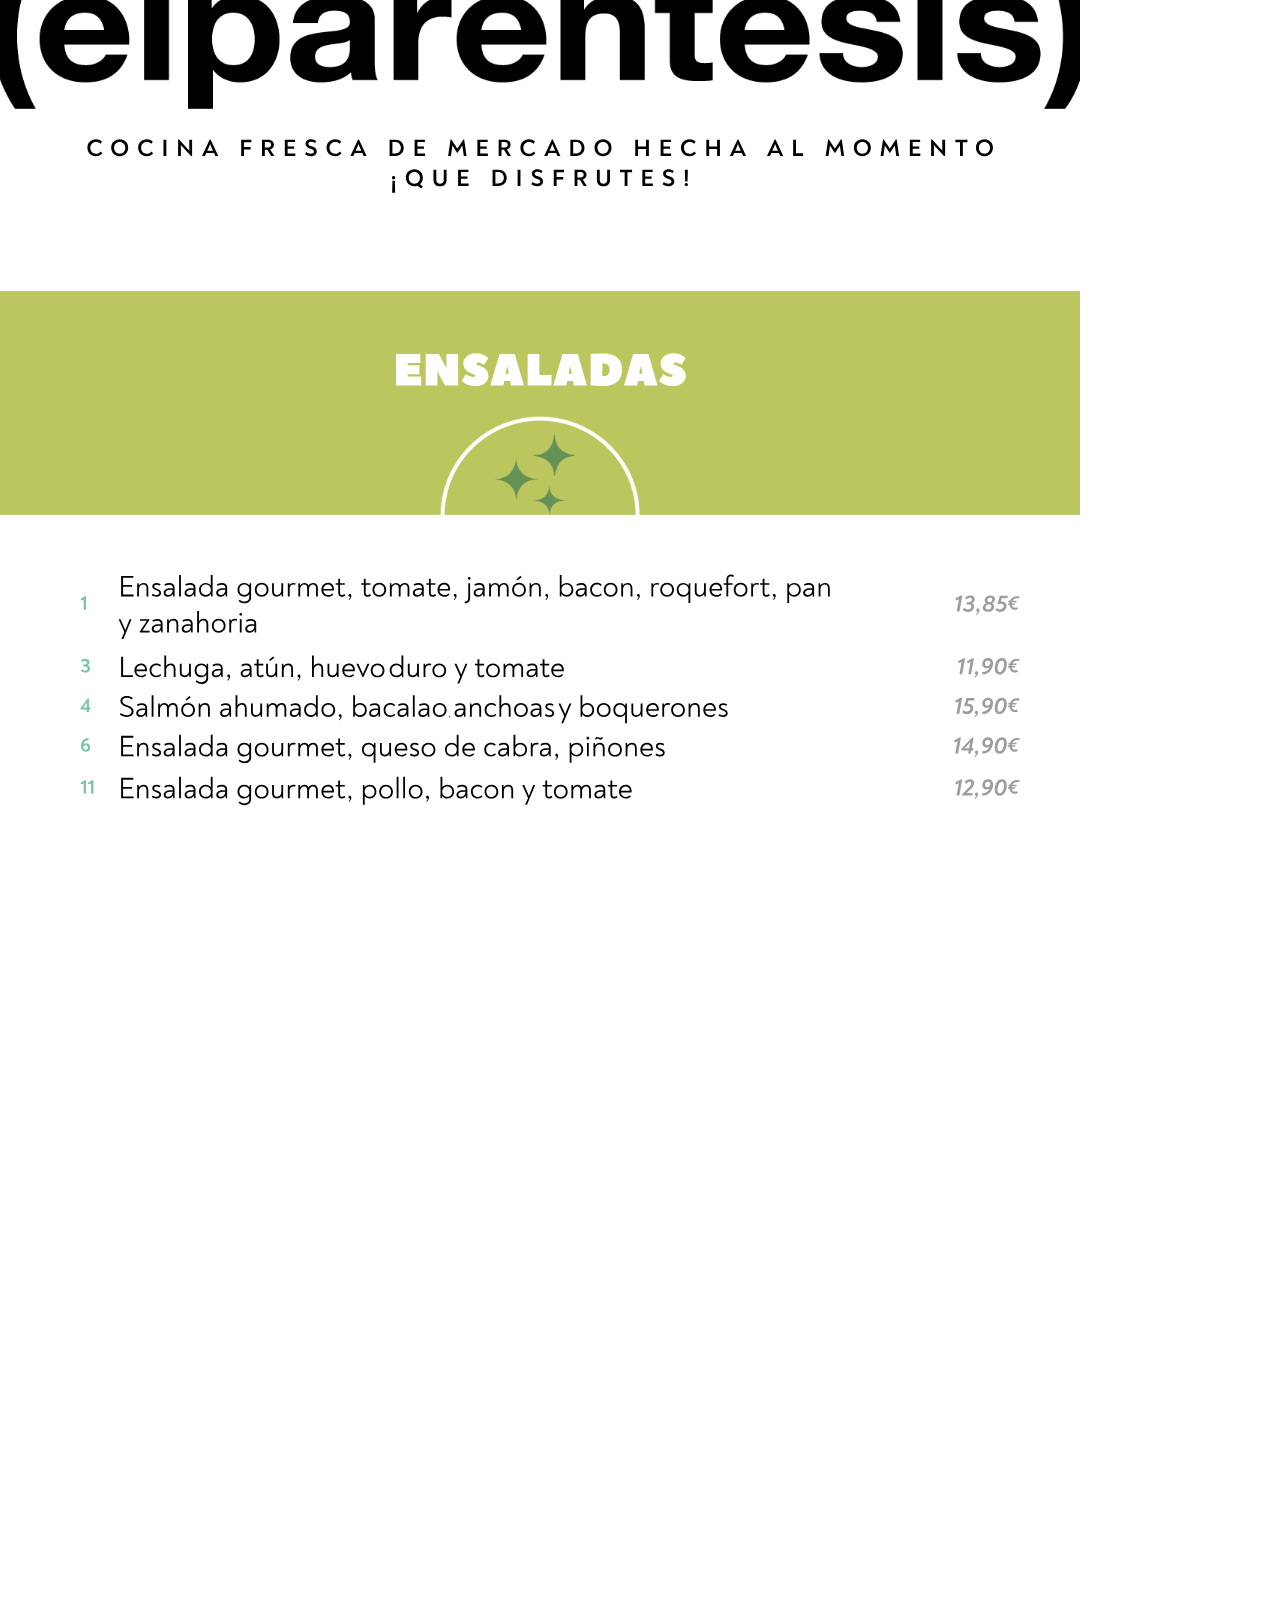
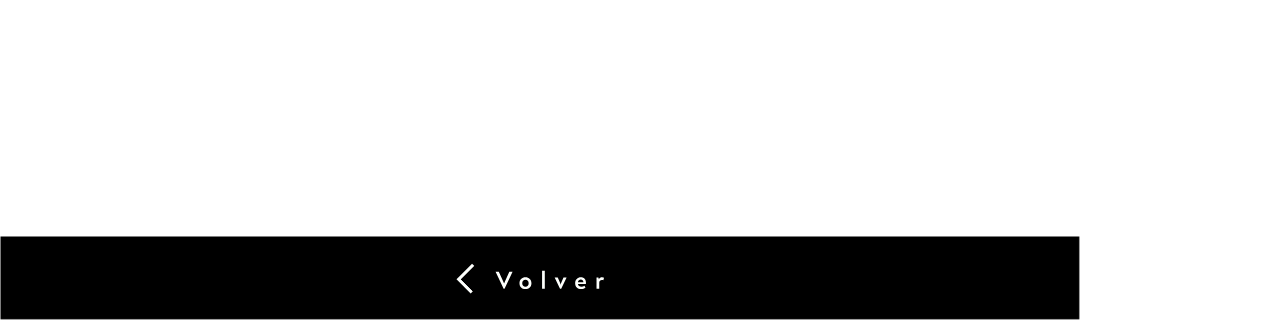
<file: publication-web-resources/html/publication-5.html>
<!DOCTYPE html>
<html xmlns="http://www.w3.org/1999/xhtml" lang="es-ES">
	<head>
		<meta charset="utf-8" />
		<title>publication-5</title>
		<link href="../css/idGeneratedStyles.css" rel="stylesheet" type="text/css" />
		<script src="../script/idGeneratedScript.js" type="text/javascript"></script>
	</head>
	<body id="publication-5" onload="RegisterInteractiveHandlers();" style="width:1080px;height:1920px;background-color:transparent;">
		<div style="position:absolute;overflow:hidden;left:0px;top:0px;-webkit-transform:translate(0.00px,0.00px);-ms-transform:translate(0.00px,0.00px);transform:translate(0.00px,0.00px);width:1080.00px;height:1920.00px;background-color:white">
			<div id="_idContainer269" class="_idGenObjectStyle-Disabled">
				<img class="_idGenObjectAttribute-1 _idGenObjectAttribute-2" src="../image/11.png" alt="" />
			</div>
			<div id="_idContainer270">
				<svg version="1.1" xmlns="http://www.w3.org/2000/svg" xmlns:xlink="http://www.w3.org/1999/xlink" x="0%" y="0%" width="100%"	 height="100%" viewBox="0 0 948.25 88.544" preserveAspectRatio="xMidYMid slice" overflow="visible" xml:space="preserve"><clipPath id="clp_22_1" fill="none">	<path shape-rendering="crispEdges" stroke="#000000" d="M0,0h948.25v88.544H0V0"/></clipPath><g clip-path="url(#clp_22_1)" fill="none">	<path fill="#000000" d="M908.395,50.8c-4.992,0-8.497-3.72-8.497-8.497c0-4.897,3.504-8.449,8.497-8.449		c5.04,0,8.497,3.552,8.497,8.449C916.892,47.08,913.435,50.8,908.395,50.8 M908.395,36.423c-3.408,0-5.592,2.496-5.592,5.881		c0,3.288,2.184,5.928,5.592,5.928c3.432,0,5.617-2.64,5.617-5.928C914.011,38.919,911.827,36.423,908.395,36.423 M786.308,50.8		c-4.992,0-8.497-3.72-8.497-8.497c0-4.897,3.504-8.449,8.497-8.449c5.04,0,8.497,3.552,8.497,8.449		C794.805,47.08,791.348,50.8,786.308,50.8 M786.308,36.423c-3.408,0-5.592,2.496-5.592,5.881c0,3.288,2.184,5.928,5.592,5.928		c3.432,0,5.617-2.64,5.617-5.928C791.924,38.919,789.74,36.423,786.308,36.423 M613.365,50.8c-5.041,0-8.401-3.792-8.401-8.497		c0-4.897,3.528-8.449,8.473-8.449c2.472,0,4.32,0.744,6.144,2.4l-1.464,1.92c-1.176-1.08-2.616-1.752-4.608-1.752		c-3.336,0-5.641,2.448-5.641,5.881c0,3.336,2.232,5.928,5.545,5.928c2.088,0,3.672-0.888,4.752-2.304l1.776,1.824		C618.357,49.696,616.149,50.8,613.365,50.8 M526.966,50.8c-4.992,0-8.497-3.72-8.497-8.497c0-4.897,3.505-8.449,8.497-8.449		c5.04,0,8.497,3.552,8.497,8.449C535.463,47.08,532.006,50.8,526.966,50.8 M526.966,36.423c-3.408,0-5.593,2.496-5.593,5.881		c0,3.288,2.184,5.928,5.593,5.928c3.432,0,5.616-2.64,5.616-5.928C532.582,38.919,530.398,36.423,526.966,36.423 M452.759,50.8		c-5.04,0-8.401-3.792-8.401-8.497c0-4.897,3.528-8.449,8.473-8.449c2.472,0,4.32,0.744,6.144,2.4l-1.464,1.92		c-1.176-1.08-2.616-1.752-4.608-1.752c-3.336,0-5.641,2.448-5.641,5.881c0,3.336,2.232,5.928,5.544,5.928		c2.088,0,3.672-0.888,4.752-2.304l1.776,1.824C457.751,49.696,455.543,50.8,452.759,50.8 M258.936,50.8		c-5.04,0-8.401-3.792-8.401-8.497c0-4.897,3.528-8.449,8.473-8.449c2.472,0,4.32,0.744,6.144,2.4l-1.464,1.92		c-1.176-1.08-2.616-1.752-4.609-1.752c-3.336,0-5.641,2.448-5.641,5.881c0,3.336,2.232,5.928,5.545,5.928		c2.088,0,3.672-0.888,4.752-2.304l1.776,1.824C263.928,49.696,261.72,50.8,258.936,50.8 M234.912,50.8		c-2.232,0-4.368-0.72-5.977-1.992l1.32-2.208c1.224,1.056,2.856,1.68,4.56,1.68c1.632,0,3.048-0.744,3.048-2.184		c0-1.536-1.68-2.184-3.528-2.784c-2.736-0.888-4.872-2.376-4.872-4.968c0-2.88,2.496-4.488,5.448-4.488		c1.896,0,3.504,0.456,5.304,1.656l-1.224,2.112c-1.392-0.888-2.592-1.272-3.937-1.272c-1.44,0-2.712,0.624-2.712,1.848		c0,1.488,1.656,2.112,3.336,2.688c2.832,0.912,5.041,2.28,5.041,5.064C240.721,49,238.152,50.8,234.912,50.8 M70.537,50.8		c-5.041,0-8.401-3.792-8.401-8.497c0-4.897,3.528-8.449,8.473-8.449c2.472,0,4.32,0.744,6.144,2.4l-1.464,1.92		c-1.176-1.08-2.616-1.752-4.609-1.752c-3.336,0-5.64,2.448-5.64,5.881c0,3.336,2.232,5.928,5.545,5.928		c2.088,0,3.672-0.888,4.752-2.304l1.776,1.824C75.53,49.696,73.321,50.8,70.537,50.8 M43.633,50.8c-4.992,0-8.497-3.72-8.497-8.497		c0-4.897,3.504-8.449,8.497-8.449c5.04,0,8.497,3.552,8.497,8.449C52.13,47.08,48.674,50.8,43.633,50.8 M43.633,36.423		c-3.408,0-5.593,2.496-5.593,5.881c0,3.288,2.184,5.928,5.593,5.928c3.432,0,5.617-2.64,5.617-5.928		C49.25,38.919,47.066,36.423,43.633,36.423 M19.753,50.8c-5.04,0-8.401-3.792-8.401-8.497c0-4.897,3.528-8.449,8.473-8.449		c2.472,0,4.32,0.744,6.144,2.4l-1.464,1.92c-1.176-1.08-2.616-1.752-4.608-1.752c-3.336,0-5.64,2.448-5.64,5.881		c0,3.336,2.232,5.928,5.545,5.928c2.088,0,3.672-0.888,4.752-2.304l1.776,1.824C24.746,49.696,22.538,50.8,19.753,50.8		 M869.06,50.584h-1.104l-8.809-9.625c-0.408-0.432-0.912-0.96-1.368-1.488c0.048,0.6,0.096,1.2,0.096,1.776v9.241h-2.808V34.071		h1.08l8.545,9.385c0.528,0.552,1.08,1.128,1.632,1.752c-0.048-0.792-0.072-1.512-0.072-2.184v-8.857h2.808V50.584 M116.041,50.584		h-1.104l-8.809-9.625c-0.408-0.432-0.912-0.96-1.368-1.488c0.048,0.6,0.096,1.2,0.096,1.776v9.241h-2.808V34.071h1.08l8.545,9.385		c0.528,0.552,1.08,1.128,1.632,1.752c-0.048-0.792-0.072-1.512-0.072-2.184v-8.857h2.808V50.584 M886.771,50.488h-2.832V36.783		h-4.632v-2.616h12.073v2.616h-4.608V50.488 M844.292,50.488h-10.489V34.167h10.273v2.496h-7.441v4.32h6.505v2.424h-6.505v4.584		h7.657V50.488 M823.005,50.488h-2.784l-1.296-8.833c-0.072-0.576-0.144-1.104-0.192-1.656c-0.288,0.528-0.624,1.032-0.96,1.536		l-3.72,5.664h-0.576l-3.696-5.664c-0.36-0.504-0.696-1.032-1.008-1.584c-0.024,0.624-0.12,1.152-0.192,1.728l-1.248,8.809h-2.784		l2.4-16.441h0.84l4.92,7.537c0.36,0.552,0.72,1.128,1.056,1.704c0.336-0.576,0.696-1.152,1.056-1.704l4.944-7.537h0.84		L823.005,50.488 M768.093,50.488h-2.784l-1.296-8.833c-0.072-0.576-0.144-1.104-0.192-1.656c-0.288,0.528-0.624,1.032-0.96,1.536		l-3.72,5.664h-0.576l-3.697-5.664c-0.36-0.504-0.696-1.032-1.008-1.584c-0.024,0.624-0.12,1.152-0.192,1.728l-1.248,8.809h-2.784		l2.4-16.441h0.84l4.921,7.537c0.36,0.552,0.72,1.128,1.056,1.704c0.336-0.576,0.696-1.152,1.056-1.704l4.944-7.537h0.84		L768.093,50.488 M727.005,50.488h-9.913V34.167h2.832v13.705h7.081V50.488 M707.181,50.488h-2.952l-1.344-2.952h-7.633		l-1.344,2.952h-2.976V50.44l7.705-16.369h0.864l7.681,16.345V50.488 M699.068,38.631c-0.384,1.056-0.72,1.896-1.104,2.784		l-1.776,3.888h5.76l-1.776-3.888C699.788,40.551,699.452,39.687,699.068,38.631 M670.029,50.488h-2.952l-1.344-2.952H658.1		l-1.344,2.952h-2.976V50.44l7.705-16.369h0.864l7.681,16.345V50.488 M661.916,38.631c-0.384,1.056-0.72,1.896-1.104,2.784		l-1.776,3.888h5.761l-1.776-3.888C662.636,40.551,662.3,39.687,661.916,38.631 M643.869,50.488h-2.832v-6.913h-7.945v6.913h-2.832		V34.167h2.832v6.793h7.945v-6.793h2.832V50.488 M595.077,50.488h-10.489V34.167h10.273v2.496h-7.441v4.32h6.505v2.424h-6.505v4.584		h7.657V50.488 M572.806,50.488h-2.832v-6.913h-7.945v6.913h-2.832V34.167h2.832v6.793h7.945v-6.793h2.832V50.488 M500.158,50.488		h-5.857V34.167h5.833c4.944,0,8.329,3.432,8.329,8.185C508.463,47.08,505.174,50.488,500.158,50.488 M497.134,36.615V48.04h2.904		c3.432,0,5.545-2.376,5.545-5.688c0-3.312-2.136-5.737-5.569-5.737H497.134 M484.391,50.488h-2.952l-1.344-2.952h-7.633		l-1.344,2.952h-2.976V50.44l7.705-16.369h0.864l7.681,16.345V50.488 M476.278,38.631c-0.384,1.056-0.72,1.896-1.104,2.784		l-1.776,3.888h5.76l-1.776-3.888C476.998,40.551,476.662,39.687,476.278,38.631 M434.951,50.488h-3.216l-3.84-6.192h-2.472v6.192		h-2.832V34.167h6.409c3.24,0,5.544,2.184,5.544,5.088c0,2.28-1.44,4.056-3.768,4.728l4.176,6.433V50.488 M425.422,36.615v5.329		h3.288c1.872,0,2.976-1.032,2.976-2.64c0-1.536-1.176-2.688-2.928-2.688H425.422 M411.815,50.488h-10.489V34.167h10.273v2.496		h-7.441v4.32h6.505v2.424h-6.505v4.584h7.657V50.488 M390.528,50.488h-2.784l-1.296-8.833c-0.072-0.576-0.144-1.104-0.192-1.656		c-0.288,0.528-0.624,1.032-0.96,1.536l-3.721,5.664h-0.576l-3.696-5.664c-0.36-0.504-0.696-1.032-1.008-1.584		c-0.024,0.624-0.12,1.152-0.192,1.728l-1.248,8.809h-2.784l2.4-16.441h0.84l4.92,7.537c0.36,0.552,0.72,1.128,1.056,1.704		c0.336-0.576,0.696-1.152,1.056-1.704l4.944-7.537h0.84L390.528,50.488 M349.056,50.488h-10.489V34.167h10.273v2.496h-7.441v4.32		h6.505v2.424h-6.505v4.584h7.657V50.488 M319.367,50.488h-5.857V34.167h5.833c4.944,0,8.329,3.432,8.329,8.185		C327.672,47.08,324.384,50.488,319.367,50.488 M316.343,36.615V48.04h2.904c3.432,0,5.544-2.376,5.544-5.688		c0-3.312-2.136-5.737-5.569-5.737H316.343 M290.568,50.488h-2.952l-1.344-2.952h-7.633l-1.344,2.952h-2.976V50.44l7.705-16.369		h0.864l7.681,16.345V50.488 M282.456,38.631c-0.384,1.056-0.72,1.896-1.104,2.784l-1.776,3.888h5.761l-1.776-3.888		C283.176,40.551,282.839,39.687,282.456,38.631 M219.24,50.488h-10.489V34.167h10.273v2.496h-7.441v4.32h6.505v2.424h-6.505v4.584		h7.657V50.488 M198.313,50.488h-3.216l-3.84-6.192h-2.472v6.192h-2.832V34.167h6.409c3.24,0,5.544,2.184,5.544,5.088		c0,2.28-1.44,4.056-3.768,4.728l4.176,6.433V50.488 M188.784,36.615v5.329h3.288c1.872,0,2.976-1.032,2.976-2.64		c0-1.536-1.176-2.688-2.928-2.688H188.784 M167.976,50.488h-2.832V34.167h10.201v2.616h-7.369v4.704h6.6v2.544h-6.6V50.488		 M142.201,50.488h-2.952l-1.344-2.952h-7.633l-1.344,2.952h-2.976V50.44l7.705-16.369h0.864l7.681,16.345V50.488 M134.088,38.631		c-0.384,1.056-0.72,1.896-1.104,2.784l-1.776,3.888h5.761l-1.776-3.888C134.808,40.551,134.472,39.687,134.088,38.631		 M90.264,50.488h-2.832V34.167h2.832V50.488"/>	<path fill="#000000" d="M319.079,87.208h-3l0.312-11.809h2.376L319.079,87.208 M345.071,82.96l-3.505-2.736		c-0.984,0.36-2.088,0.576-3.288,0.576c-4.992,0-8.497-3.72-8.497-8.497c0-4.897,3.504-8.449,8.497-8.449		c5.041,0,8.497,3.552,8.497,8.449c0,2.616-1.032,4.92-2.808,6.457l2.832,2.256L345.071,82.96 M338.279,66.423		c-3.408,0-5.592,2.496-5.592,5.88c0,3.288,2.184,5.928,5.592,5.928c3.432,0,5.617-2.64,5.617-5.928		C343.895,68.919,341.711,66.423,338.279,66.423 M592.461,80.8c-2.232,0-4.368-0.72-5.976-1.992l1.32-2.208		c1.224,1.056,2.856,1.68,4.56,1.68c1.632,0,3.048-0.744,3.048-2.184c0-1.536-1.68-2.184-3.528-2.784		c-2.736-0.888-4.873-2.376-4.873-4.968c0-2.88,2.496-4.488,5.448-4.488c1.896,0,3.504,0.456,5.305,1.656l-1.224,2.112		c-1.392-0.888-2.592-1.272-3.936-1.272c-1.44,0-2.712,0.624-2.712,1.848c0,1.488,1.656,2.112,3.336,2.688		c2.832,0.912,5.04,2.28,5.04,5.065C598.269,79,595.701,80.8,592.461,80.8 M527.421,80.8c-3.792,0-6.553-2.184-6.553-6.097V64.166		h2.832v10.345c0,2.496,1.488,3.72,3.72,3.72c2.208,0,3.696-1.224,3.696-3.72V64.166h2.832v10.537		C533.95,78.616,531.19,80.8,527.421,80.8 M461.205,80.8c-2.232,0-4.368-0.72-5.976-1.992l1.32-2.208		c1.224,1.056,2.856,1.68,4.56,1.68c1.632,0,3.048-0.744,3.048-2.184c0-1.536-1.68-2.184-3.528-2.784		c-2.736-0.888-4.873-2.376-4.873-4.968c0-2.88,2.496-4.488,5.448-4.488c1.896,0,3.504,0.456,5.305,1.656l-1.224,2.112		c-1.392-0.888-2.592-1.272-3.936-1.272c-1.44,0-2.712,0.624-2.712,1.848c0,1.488,1.656,2.112,3.336,2.688		c2.832,0.912,5.04,2.28,5.04,5.065C467.014,79,464.446,80.8,461.205,80.8 M363.982,80.8c-3.792,0-6.553-2.184-6.553-6.097V64.166		h2.832v10.345c0,2.496,1.488,3.72,3.72,3.72c2.208,0,3.696-1.224,3.696-3.72V64.166h2.832v10.537		C370.511,78.616,367.751,80.8,363.982,80.8 M610.293,80.776c-0.864,0-1.704-0.528-1.704-1.656c0-1.152,0.84-1.68,1.704-1.68		c0.84,0,1.68,0.528,1.68,1.68C611.973,80.248,611.133,80.776,610.293,80.776 M576.789,80.488h-10.489V64.166h10.273v2.496h-7.441		v4.32h6.505v2.424h-6.505v4.584h7.657V80.488 M551.421,80.488h-2.832V66.783h-4.632v-2.616h12.073v2.616h-4.609V80.488		 M510.886,80.488h-3.216l-3.84-6.193h-2.472v6.193h-2.832V64.166h6.409c3.24,0,5.544,2.184,5.544,5.089		c0,2.28-1.44,4.056-3.768,4.728l4.176,6.432V80.488 M501.357,66.615v5.328h3.288c1.872,0,2.976-1.032,2.976-2.64		c0-1.536-1.176-2.688-2.928-2.688H501.357 M480.549,80.488h-2.832V64.166h10.201v2.616h-7.369v4.704h6.6v2.544h-6.6V80.488		 M444.405,80.488h-2.832V64.166h2.832V80.488 M422.374,80.488h-5.857V64.166h5.833c4.944,0,8.329,3.432,8.329,8.185		C430.678,77.08,427.39,80.488,422.374,80.488 M419.35,66.615V78.04h2.904c3.432,0,5.545-2.376,5.545-5.688		s-2.136-5.736-5.569-5.736H419.35 M392.543,80.488h-10.489V64.166h10.273v2.496h-7.441v4.32h6.504v2.424h-6.504v4.584h7.657V80.488		 M611.469,75.976h-2.376l-0.312-11.809h3L611.469,75.976 M317.591,73.935c-0.84,0-1.704-0.528-1.704-1.68		c0-1.128,0.864-1.656,1.704-1.656c0.84,0,1.68,0.528,1.68,1.656C319.271,73.407,318.431,73.935,317.591,73.935"/></g></svg>			</div>
			<div id="_idContainer275" class="_idGenButton" data-clickactions="goToDestination(&apos;publication.html&apos;);">
				<div class="_idGen-Appearance-Normal" id="_idContainer274">
					<div id="_idContainer271" class="_idGenObjectStyle-Disabled">
						<img class="_idGenObjectAttribute-1 _idGenObjectAttribute-2" src="[data-uri]" alt="" />
					</div>
					<div id="_idContainer272">
						<svg version="1.1" xmlns="http://www.w3.org/2000/svg" xmlns:xlink="http://www.w3.org/1999/xlink" x="0%" y="0%" width="100%"	 height="100%" viewBox="0 0 927.882 59.775" preserveAspectRatio="xMidYMid slice" overflow="visible" xml:space="preserve"><clipPath id="clp_23_1" fill="none">	<path shape-rendering="crispEdges" stroke="#000000" d="M0,0h927.882v59.775H0V0"/></clipPath><g clip-path="url(#clp_23_1)" fill="none">	<path fill="#FDFFFC" d="M495.527,51.75c-3.574,0-6.024-2.424-6.024-5.924c0-3.274,2.374-5.848,5.749-5.848		c3.149,0,5.074,2.124,5.074,5.474c0,0.4-0.05,0.85-0.1,1.3h-7.998c0.35,1.8,1.75,2.749,3.549,2.749c1.275,0,2.174-0.375,2.949-1.05		l1.15,1.75C498.601,51.225,497.251,51.75,495.527,51.75 M495.202,42.202c-1.475,0-2.649,0.975-2.949,2.699h5.499		C497.676,43.127,496.626,42.202,495.202,42.202 M439.802,51.75c-3.499,0-5.973-2.449-5.973-5.898c0-3.449,2.474-5.874,5.973-5.874		c3.499,0,5.999,2.424,5.999,5.874C445.801,49.301,443.301,51.75,439.802,51.75 M439.802,42.377c-1.9,0-3.224,1.425-3.224,3.474		c0,2.049,1.324,3.474,3.224,3.474c1.924,0,3.224-1.425,3.224-3.474C443.026,43.802,441.727,42.377,439.802,42.377 M475.552,51.525		h-1.175l-5.274-11.172v-0.075h2.999l2.175,4.999c0.25,0.575,0.5,1.25,0.7,2.099c0.225-0.85,0.45-1.524,0.7-2.099l2.174-4.999h2.999		v0.075L475.552,51.525 M418.877,51.525h-0.9l-8.048-17.046v-0.05h3.224l4.324,9.448c0.4,0.875,0.7,1.575,0.95,2.324		c0.3-0.825,0.65-1.7,0.975-2.374l4.274-9.398h3.249v0.05L418.877,51.525 M513.602,51.425h-2.724V40.278h1.849l0.525,1.65		c0.65-1.25,1.774-1.9,3.224-1.9c0.775,0,1.4,0.175,1.924,0.475l-0.7,2.3c-0.425-0.15-0.875-0.25-1.45-0.25		c-1.575,0-2.649,1.025-2.649,2.799V51.425 M459.178,51.425h-2.749V33.429h2.724L459.178,51.425"/></g></svg>					</div>
					<div id="_idContainer273">
						<img class="_idGenObjectAttribute-1 _idGenObjectAttribute-2" src="[data-uri]" alt="" />
					</div>
				</div>
			</div>
			<div id="_idContainer285">
				<div id="_idContainer278">
					<div id="_idContainer276" class="_idGenObjectStyle-Disabled">
						<img class="_idGenObjectAttribute-1 _idGenObjectAttribute-2" src="[data-uri]" alt="" />
					</div>
					<div id="_idContainer277">
						<svg version="1.1" xmlns="http://www.w3.org/2000/svg" xmlns:xlink="http://www.w3.org/1999/xlink" x="0%" y="0%" width="100%"	 height="100%" viewBox="0 0 1081.949 92" preserveAspectRatio="xMidYMid slice" overflow="visible" xml:space="preserve"><clipPath id="clp_24_1" fill="none">	<path shape-rendering="crispEdges" stroke="#000000" d="M0,0h1081.949v92H0V0"/></clipPath><g clip-path="url(#clp_24_1)" fill="none">	<path fill="#FEFFFE" d="M673.948,74.125c-9.899,0-13.949-5.4-13.949-5.4l4.275-6.75c0,0,3.15,2.925,7.65,2.925		c1.125,0,1.8-0.675,1.8-1.35c0-2.25-12.149-2.25-12.149-12.149c0-5.175,4.95-10.125,12.824-10.125c8.1,0,12.149,4.95,12.149,4.95		l-4.275,6.75c0,0-2.7-2.475-5.85-2.475c-1.125,0-1.8,0.675-1.8,1.35c0,2.25,12.149,2.25,12.149,12.15		C686.772,69.175,681.822,74.125,673.948,74.125 M476.625,74.125c-9.899,0-13.949-5.4-13.949-5.4l4.275-6.75		c0,0,3.15,2.925,7.65,2.925c1.125,0,1.8-0.675,1.8-1.35c0-2.25-12.149-2.25-12.149-12.149c0-5.175,4.95-10.125,12.824-10.125		c8.1,0,12.15,4.95,12.15,4.95l-4.275,6.75c0,0-2.7-2.475-5.85-2.475c-1.125,0-1.8,0.675-1.8,1.35c0,2.25,12.149,2.25,12.149,12.15		C489.449,69.175,484.5,74.125,476.625,74.125 M605.098,73.9c-7.2,0-13.5-0.45-13.5-0.45V41.951c0,0,6.3-0.45,13.5-0.45		c11.969,0,17.999,6.525,17.999,16.199S617.068,73.9,605.098,73.9 M603.298,51.401V64h1.8c3.375,0,5.4-2.025,5.4-6.3		s-2.025-6.3-5.4-6.3H603.298 M658.647,73.45h-13.049l-0.9-4.5h-5.85l-0.9,4.5h-13.049l9.225-31.499h15.299		C649.468,42.131,658.647,73.45,658.647,73.45 M641.773,53.651l-1.575,8.1h3.15L641.773,53.651 M587.998,73.45h-13.049l-0.9-4.5		h-5.85l-0.9,4.5h-13.049l9.225-31.499h15.299C578.818,42.131,587.998,73.45,587.998,73.45 M571.124,53.651l-1.575,8.1h3.15		L571.124,53.651 M552.449,73.45H528.6V41.951h11.699V63.1h12.15V73.45 M524.999,73.45H511.95l-0.9-4.5h-5.85l-0.9,4.5h-13.05		l9.225-31.499h15.299C515.82,42.131,524.999,73.45,524.999,73.45 M508.125,53.651l-1.575,8.1h3.15L508.125,53.651 M459.074,73.45		h-13.049l-7.65-13.95v13.95h-11.7V41.951h13.05l7.65,13.949V41.951h11.7V73.45 M422.175,73.45h-25.199V41.951h24.299v9h-12.6v2.25		h11.7v9h-11.7v2.25h13.499V73.45"/></g></svg>					</div>
				</div>
				<div id="_idContainer284">
					<div id="_idContainer280">
						<div class="_idGenObjectAttribute-3">
							<div id="_idContainer279" class="Marco-gr-fico-b-sico _idGenObjectStyle-Disabled">
								<img class="_idGenObjectAttribute-1 _idGenObjectAttribute-2" src="[data-uri]" alt="" />
							</div>
						</div>
					</div>
					<div id="_idContainer281" class="Marco-gr-fico-b-sico _idGenObjectStyle-Disabled">
						<img class="_idGenObjectAttribute-1 _idGenObjectAttribute-2" src="[data-uri]" alt="" />
					</div>
					<div id="_idContainer282" class="Marco-gr-fico-b-sico _idGenObjectStyle-Disabled">
						<img class="_idGenObjectAttribute-1 _idGenObjectAttribute-2" src="[data-uri]" alt="" />
					</div>
					<div id="_idContainer283" class="Marco-gr-fico-b-sico _idGenObjectStyle-Disabled">
						<img class="_idGenObjectAttribute-1 _idGenObjectAttribute-2" src="[data-uri]" alt="" />
					</div>
				</div>
			</div>
			<div id="_idContainer286">
				<img class="_idGenObjectAttribute-2" width="100%" height="100%" type="image/svg+xml" src="../image/205.svg" />
			</div>
		</div>
	</body>
</html>
</file>
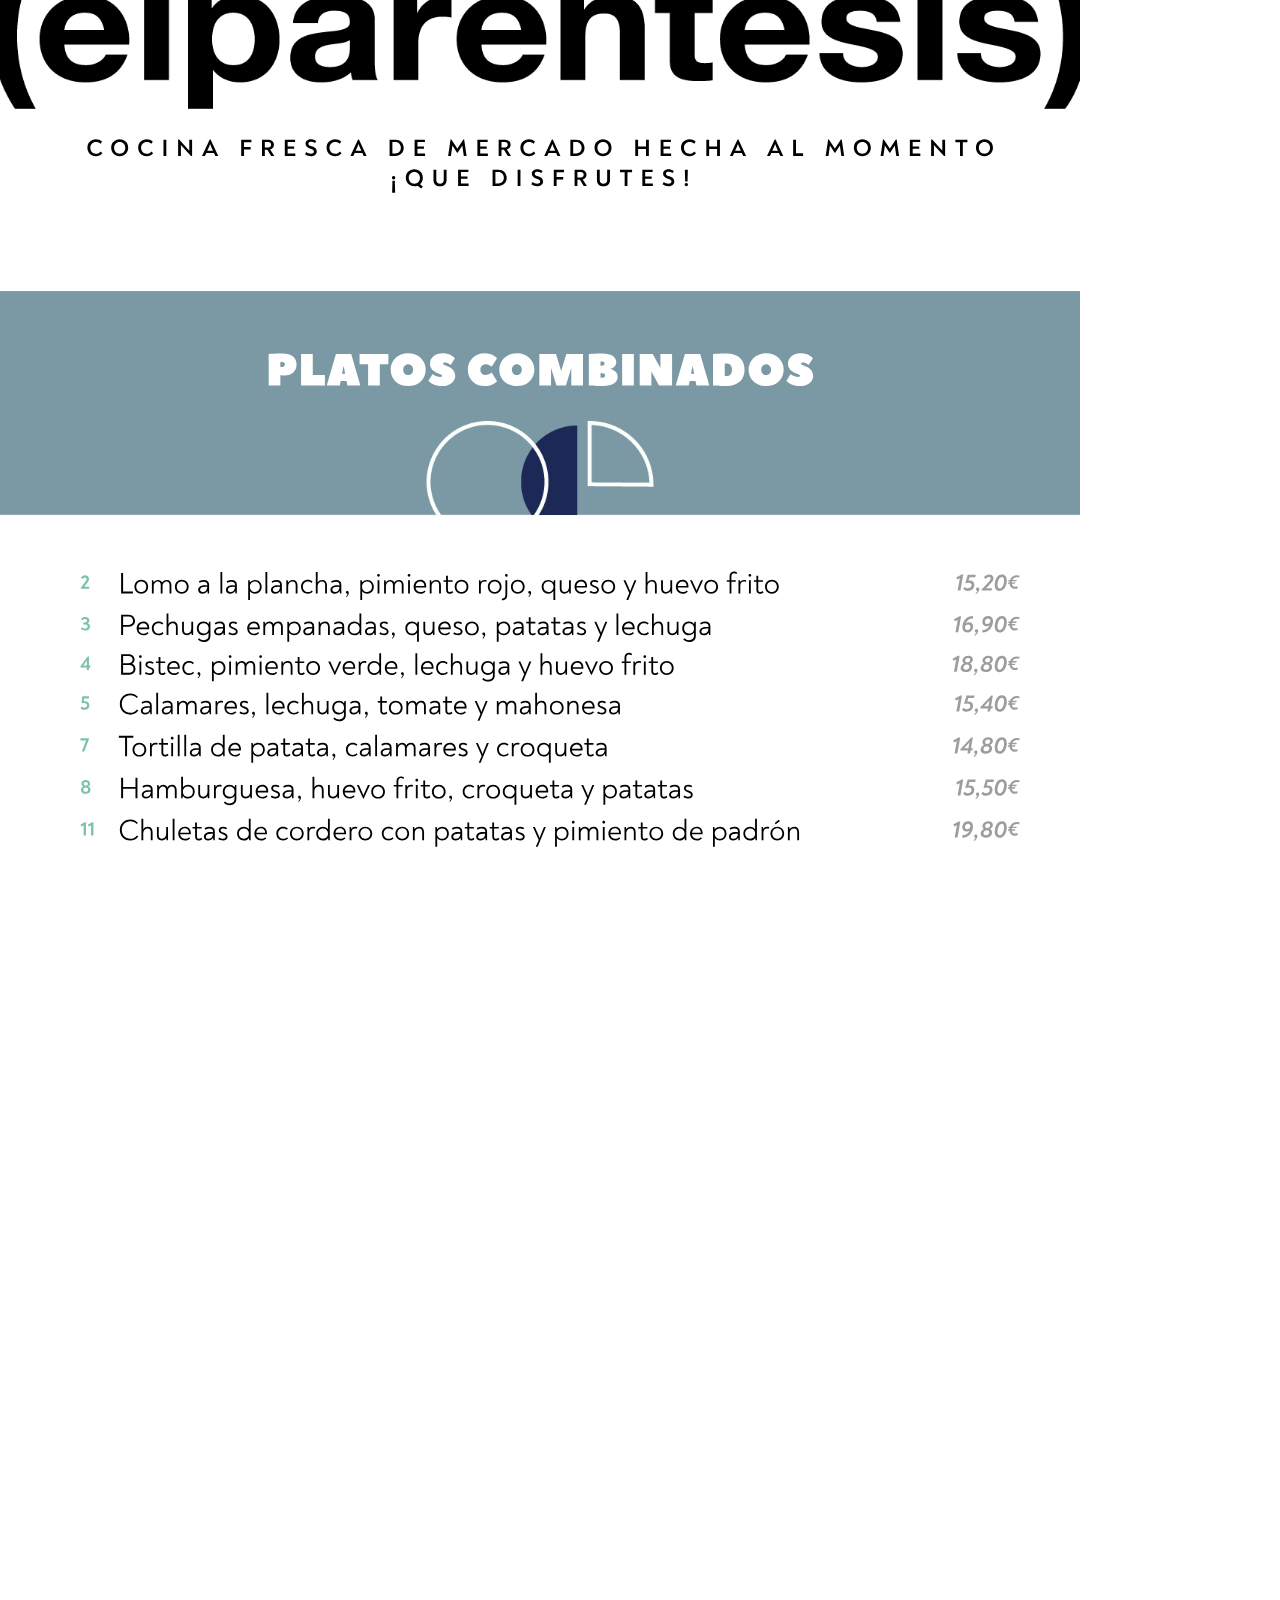
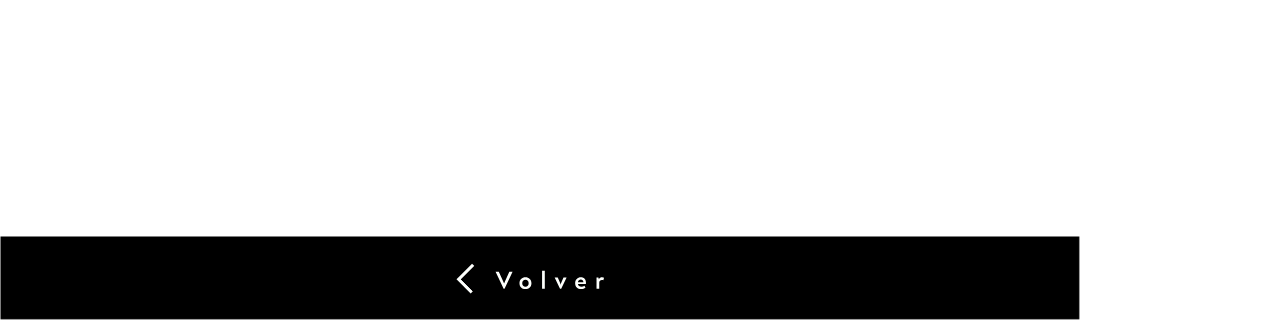
<file: publication-web-resources/html/publication-6.html>
<!DOCTYPE html>
<html xmlns="http://www.w3.org/1999/xhtml" lang="es-ES">
	<head>
		<meta charset="utf-8" />
		<title>publication-6</title>
		<link href="../css/idGeneratedStyles.css" rel="stylesheet" type="text/css" />
		<script src="../script/idGeneratedScript.js" type="text/javascript"></script>
	</head>
	<body id="publication-6" onload="RegisterInteractiveHandlers();" style="width:1080px;height:1920px;background-color:transparent;">
		<div style="position:absolute;overflow:hidden;left:0px;top:0px;-webkit-transform:translate(0.00px,0.00px);-ms-transform:translate(0.00px,0.00px);transform:translate(0.00px,0.00px);width:1080.00px;height:1920.00px;background-color:white">
			<div id="_idContainer291" class="_idGenButton" data-clickactions="goToDestination(&apos;publication.html&apos;);">
				<div class="_idGen-Appearance-Normal" id="_idContainer290">
					<div id="_idContainer287" class="_idGenObjectStyle-Disabled">
						<img class="_idGenObjectAttribute-1 _idGenObjectAttribute-2" src="[data-uri]" alt="" />
					</div>
					<div id="_idContainer288">
						<svg version="1.1" xmlns="http://www.w3.org/2000/svg" xmlns:xlink="http://www.w3.org/1999/xlink" x="0%" y="0%" width="100%"	 height="100%" viewBox="0 0 927.882 59.775" preserveAspectRatio="xMidYMid slice" overflow="visible" xml:space="preserve"><clipPath id="clp_25_1" fill="none">	<path shape-rendering="crispEdges" stroke="#000000" d="M0,0h927.882v59.775H0V0"/></clipPath><g clip-path="url(#clp_25_1)" fill="none">	<path fill="#FDFFFC" d="M495.527,51.75c-3.574,0-6.024-2.424-6.024-5.924c0-3.274,2.374-5.848,5.749-5.848		c3.149,0,5.074,2.124,5.074,5.474c0,0.4-0.05,0.85-0.1,1.3h-7.998c0.35,1.8,1.75,2.749,3.549,2.749c1.275,0,2.174-0.375,2.949-1.05		l1.15,1.75C498.601,51.225,497.251,51.75,495.527,51.75 M495.202,42.202c-1.475,0-2.649,0.975-2.949,2.699h5.499		C497.676,43.127,496.626,42.202,495.202,42.202 M439.802,51.75c-3.499,0-5.973-2.449-5.973-5.898c0-3.449,2.474-5.874,5.973-5.874		c3.499,0,5.999,2.424,5.999,5.874C445.801,49.301,443.301,51.75,439.802,51.75 M439.802,42.377c-1.9,0-3.224,1.425-3.224,3.474		c0,2.049,1.324,3.474,3.224,3.474c1.924,0,3.224-1.425,3.224-3.474C443.026,43.802,441.727,42.377,439.802,42.377 M475.552,51.525		h-1.175l-5.274-11.172v-0.075h2.999l2.175,4.999c0.25,0.575,0.5,1.25,0.7,2.099c0.225-0.85,0.45-1.524,0.7-2.099l2.174-4.999h2.999		v0.075L475.552,51.525 M418.877,51.525h-0.9l-8.048-17.046v-0.05h3.224l4.324,9.448c0.4,0.875,0.7,1.575,0.95,2.324		c0.3-0.825,0.65-1.7,0.975-2.374l4.274-9.398h3.249v0.05L418.877,51.525 M513.602,51.425h-2.724V40.278h1.849l0.525,1.65		c0.65-1.25,1.774-1.9,3.224-1.9c0.775,0,1.4,0.175,1.924,0.475l-0.7,2.3c-0.425-0.15-0.875-0.25-1.45-0.25		c-1.575,0-2.649,1.025-2.649,2.799V51.425 M459.178,51.425h-2.749V33.429h2.724L459.178,51.425"/></g></svg>					</div>
					<div id="_idContainer289">
						<img class="_idGenObjectAttribute-1 _idGenObjectAttribute-2" src="[data-uri]" alt="" />
					</div>
				</div>
			</div>
			<div id="_idContainer292">
				<img class="_idGenObjectAttribute-2" width="100%" height="100%" type="image/svg+xml" src="../image/216.svg" />
			</div>
			<div id="_idContainer293" class="_idGenObjectStyle-Disabled">
				<img class="_idGenObjectAttribute-1 _idGenObjectAttribute-2" src="../image/11.png" alt="" />
			</div>
			<div id="_idContainer294">
				<svg version="1.1" xmlns="http://www.w3.org/2000/svg" xmlns:xlink="http://www.w3.org/1999/xlink" x="0%" y="0%" width="100%"	 height="100%" viewBox="0 0 948.25 88.544" preserveAspectRatio="xMidYMid slice" overflow="visible" xml:space="preserve"><clipPath id="clp_26_1" fill="none">	<path shape-rendering="crispEdges" stroke="#000000" d="M0,0h948.25v88.544H0V0"/></clipPath><g clip-path="url(#clp_26_1)" fill="none">	<path fill="#000000" d="M908.395,50.8c-4.992,0-8.497-3.72-8.497-8.497c0-4.897,3.504-8.449,8.497-8.449		c5.04,0,8.497,3.552,8.497,8.449C916.892,47.08,913.435,50.8,908.395,50.8 M908.395,36.423c-3.408,0-5.592,2.496-5.592,5.881		c0,3.288,2.184,5.928,5.592,5.928c3.432,0,5.617-2.64,5.617-5.928C914.011,38.919,911.827,36.423,908.395,36.423 M786.308,50.8		c-4.992,0-8.497-3.72-8.497-8.497c0-4.897,3.504-8.449,8.497-8.449c5.04,0,8.497,3.552,8.497,8.449		C794.805,47.08,791.348,50.8,786.308,50.8 M786.308,36.423c-3.408,0-5.592,2.496-5.592,5.881c0,3.288,2.184,5.928,5.592,5.928		c3.432,0,5.617-2.64,5.617-5.928C791.924,38.919,789.74,36.423,786.308,36.423 M613.365,50.8c-5.041,0-8.401-3.792-8.401-8.497		c0-4.897,3.528-8.449,8.473-8.449c2.472,0,4.32,0.744,6.144,2.4l-1.464,1.92c-1.176-1.08-2.616-1.752-4.608-1.752		c-3.336,0-5.641,2.448-5.641,5.881c0,3.336,2.232,5.928,5.545,5.928c2.088,0,3.672-0.888,4.752-2.304l1.776,1.824		C618.357,49.696,616.149,50.8,613.365,50.8 M526.966,50.8c-4.992,0-8.497-3.72-8.497-8.497c0-4.897,3.505-8.449,8.497-8.449		c5.04,0,8.497,3.552,8.497,8.449C535.463,47.08,532.006,50.8,526.966,50.8 M526.966,36.423c-3.408,0-5.593,2.496-5.593,5.881		c0,3.288,2.184,5.928,5.593,5.928c3.432,0,5.616-2.64,5.616-5.928C532.582,38.919,530.398,36.423,526.966,36.423 M452.759,50.8		c-5.04,0-8.401-3.792-8.401-8.497c0-4.897,3.528-8.449,8.473-8.449c2.472,0,4.32,0.744,6.144,2.4l-1.464,1.92		c-1.176-1.08-2.616-1.752-4.608-1.752c-3.336,0-5.641,2.448-5.641,5.881c0,3.336,2.232,5.928,5.544,5.928		c2.088,0,3.672-0.888,4.752-2.304l1.776,1.824C457.751,49.696,455.543,50.8,452.759,50.8 M258.936,50.8		c-5.04,0-8.401-3.792-8.401-8.497c0-4.897,3.528-8.449,8.473-8.449c2.472,0,4.32,0.744,6.144,2.4l-1.464,1.92		c-1.176-1.08-2.616-1.752-4.609-1.752c-3.336,0-5.641,2.448-5.641,5.881c0,3.336,2.232,5.928,5.545,5.928		c2.088,0,3.672-0.888,4.752-2.304l1.776,1.824C263.928,49.696,261.72,50.8,258.936,50.8 M234.912,50.8		c-2.232,0-4.368-0.72-5.977-1.992l1.32-2.208c1.224,1.056,2.856,1.68,4.56,1.68c1.632,0,3.048-0.744,3.048-2.184		c0-1.536-1.68-2.184-3.528-2.784c-2.736-0.888-4.872-2.376-4.872-4.968c0-2.88,2.496-4.488,5.448-4.488		c1.896,0,3.504,0.456,5.304,1.656l-1.224,2.112c-1.392-0.888-2.592-1.272-3.937-1.272c-1.44,0-2.712,0.624-2.712,1.848		c0,1.488,1.656,2.112,3.336,2.688c2.832,0.912,5.041,2.28,5.041,5.064C240.721,49,238.152,50.8,234.912,50.8 M70.537,50.8		c-5.041,0-8.401-3.792-8.401-8.497c0-4.897,3.528-8.449,8.473-8.449c2.472,0,4.32,0.744,6.144,2.4l-1.464,1.92		c-1.176-1.08-2.616-1.752-4.609-1.752c-3.336,0-5.64,2.448-5.64,5.881c0,3.336,2.232,5.928,5.545,5.928		c2.088,0,3.672-0.888,4.752-2.304l1.776,1.824C75.53,49.696,73.321,50.8,70.537,50.8 M43.633,50.8c-4.992,0-8.497-3.72-8.497-8.497		c0-4.897,3.504-8.449,8.497-8.449c5.04,0,8.497,3.552,8.497,8.449C52.13,47.08,48.674,50.8,43.633,50.8 M43.633,36.423		c-3.408,0-5.593,2.496-5.593,5.881c0,3.288,2.184,5.928,5.593,5.928c3.432,0,5.617-2.64,5.617-5.928		C49.25,38.919,47.066,36.423,43.633,36.423 M19.753,50.8c-5.04,0-8.401-3.792-8.401-8.497c0-4.897,3.528-8.449,8.473-8.449		c2.472,0,4.32,0.744,6.144,2.4l-1.464,1.92c-1.176-1.08-2.616-1.752-4.608-1.752c-3.336,0-5.64,2.448-5.64,5.881		c0,3.336,2.232,5.928,5.545,5.928c2.088,0,3.672-0.888,4.752-2.304l1.776,1.824C24.746,49.696,22.538,50.8,19.753,50.8		 M869.06,50.584h-1.104l-8.809-9.625c-0.408-0.432-0.912-0.96-1.368-1.488c0.048,0.6,0.096,1.2,0.096,1.776v9.241h-2.808V34.071		h1.08l8.545,9.385c0.528,0.552,1.08,1.128,1.632,1.752c-0.048-0.792-0.072-1.512-0.072-2.184v-8.857h2.808V50.584 M116.041,50.584		h-1.104l-8.809-9.625c-0.408-0.432-0.912-0.96-1.368-1.488c0.048,0.6,0.096,1.2,0.096,1.776v9.241h-2.808V34.071h1.08l8.545,9.385		c0.528,0.552,1.08,1.128,1.632,1.752c-0.048-0.792-0.072-1.512-0.072-2.184v-8.857h2.808V50.584 M886.771,50.488h-2.832V36.783		h-4.632v-2.616h12.073v2.616h-4.608V50.488 M844.292,50.488h-10.489V34.167h10.273v2.496h-7.441v4.32h6.505v2.424h-6.505v4.584		h7.657V50.488 M823.005,50.488h-2.784l-1.296-8.833c-0.072-0.576-0.144-1.104-0.192-1.656c-0.288,0.528-0.624,1.032-0.96,1.536		l-3.72,5.664h-0.576l-3.696-5.664c-0.36-0.504-0.696-1.032-1.008-1.584c-0.024,0.624-0.12,1.152-0.192,1.728l-1.248,8.809h-2.784		l2.4-16.441h0.84l4.92,7.537c0.36,0.552,0.72,1.128,1.056,1.704c0.336-0.576,0.696-1.152,1.056-1.704l4.944-7.537h0.84		L823.005,50.488 M768.093,50.488h-2.784l-1.296-8.833c-0.072-0.576-0.144-1.104-0.192-1.656c-0.288,0.528-0.624,1.032-0.96,1.536		l-3.72,5.664h-0.576l-3.697-5.664c-0.36-0.504-0.696-1.032-1.008-1.584c-0.024,0.624-0.12,1.152-0.192,1.728l-1.248,8.809h-2.784		l2.4-16.441h0.84l4.921,7.537c0.36,0.552,0.72,1.128,1.056,1.704c0.336-0.576,0.696-1.152,1.056-1.704l4.944-7.537h0.84		L768.093,50.488 M727.005,50.488h-9.913V34.167h2.832v13.705h7.081V50.488 M707.181,50.488h-2.952l-1.344-2.952h-7.633		l-1.344,2.952h-2.976V50.44l7.705-16.369h0.864l7.681,16.345V50.488 M699.068,38.631c-0.384,1.056-0.72,1.896-1.104,2.784		l-1.776,3.888h5.76l-1.776-3.888C699.788,40.551,699.452,39.687,699.068,38.631 M670.029,50.488h-2.952l-1.344-2.952H658.1		l-1.344,2.952h-2.976V50.44l7.705-16.369h0.864l7.681,16.345V50.488 M661.916,38.631c-0.384,1.056-0.72,1.896-1.104,2.784		l-1.776,3.888h5.761l-1.776-3.888C662.636,40.551,662.3,39.687,661.916,38.631 M643.869,50.488h-2.832v-6.913h-7.945v6.913h-2.832		V34.167h2.832v6.793h7.945v-6.793h2.832V50.488 M595.077,50.488h-10.489V34.167h10.273v2.496h-7.441v4.32h6.505v2.424h-6.505v4.584		h7.657V50.488 M572.806,50.488h-2.832v-6.913h-7.945v6.913h-2.832V34.167h2.832v6.793h7.945v-6.793h2.832V50.488 M500.158,50.488		h-5.857V34.167h5.833c4.944,0,8.329,3.432,8.329,8.185C508.463,47.08,505.174,50.488,500.158,50.488 M497.134,36.615V48.04h2.904		c3.432,0,5.545-2.376,5.545-5.688c0-3.312-2.136-5.737-5.569-5.737H497.134 M484.391,50.488h-2.952l-1.344-2.952h-7.633		l-1.344,2.952h-2.976V50.44l7.705-16.369h0.864l7.681,16.345V50.488 M476.278,38.631c-0.384,1.056-0.72,1.896-1.104,2.784		l-1.776,3.888h5.76l-1.776-3.888C476.998,40.551,476.662,39.687,476.278,38.631 M434.951,50.488h-3.216l-3.84-6.192h-2.472v6.192		h-2.832V34.167h6.409c3.24,0,5.544,2.184,5.544,5.088c0,2.28-1.44,4.056-3.768,4.728l4.176,6.433V50.488 M425.422,36.615v5.329		h3.288c1.872,0,2.976-1.032,2.976-2.64c0-1.536-1.176-2.688-2.928-2.688H425.422 M411.815,50.488h-10.489V34.167h10.273v2.496		h-7.441v4.32h6.505v2.424h-6.505v4.584h7.657V50.488 M390.528,50.488h-2.784l-1.296-8.833c-0.072-0.576-0.144-1.104-0.192-1.656		c-0.288,0.528-0.624,1.032-0.96,1.536l-3.721,5.664h-0.576l-3.696-5.664c-0.36-0.504-0.696-1.032-1.008-1.584		c-0.024,0.624-0.12,1.152-0.192,1.728l-1.248,8.809h-2.784l2.4-16.441h0.84l4.92,7.537c0.36,0.552,0.72,1.128,1.056,1.704		c0.336-0.576,0.696-1.152,1.056-1.704l4.944-7.537h0.84L390.528,50.488 M349.056,50.488h-10.489V34.167h10.273v2.496h-7.441v4.32		h6.505v2.424h-6.505v4.584h7.657V50.488 M319.367,50.488h-5.857V34.167h5.833c4.944,0,8.329,3.432,8.329,8.185		C327.672,47.08,324.384,50.488,319.367,50.488 M316.343,36.615V48.04h2.904c3.432,0,5.544-2.376,5.544-5.688		c0-3.312-2.136-5.737-5.569-5.737H316.343 M290.568,50.488h-2.952l-1.344-2.952h-7.633l-1.344,2.952h-2.976V50.44l7.705-16.369		h0.864l7.681,16.345V50.488 M282.456,38.631c-0.384,1.056-0.72,1.896-1.104,2.784l-1.776,3.888h5.761l-1.776-3.888		C283.176,40.551,282.839,39.687,282.456,38.631 M219.24,50.488h-10.489V34.167h10.273v2.496h-7.441v4.32h6.505v2.424h-6.505v4.584		h7.657V50.488 M198.313,50.488h-3.216l-3.84-6.192h-2.472v6.192h-2.832V34.167h6.409c3.24,0,5.544,2.184,5.544,5.088		c0,2.28-1.44,4.056-3.768,4.728l4.176,6.433V50.488 M188.784,36.615v5.329h3.288c1.872,0,2.976-1.032,2.976-2.64		c0-1.536-1.176-2.688-2.928-2.688H188.784 M167.976,50.488h-2.832V34.167h10.201v2.616h-7.369v4.704h6.6v2.544h-6.6V50.488		 M142.201,50.488h-2.952l-1.344-2.952h-7.633l-1.344,2.952h-2.976V50.44l7.705-16.369h0.864l7.681,16.345V50.488 M134.088,38.631		c-0.384,1.056-0.72,1.896-1.104,2.784l-1.776,3.888h5.761l-1.776-3.888C134.808,40.551,134.472,39.687,134.088,38.631		 M90.264,50.488h-2.832V34.167h2.832V50.488"/>	<path fill="#000000" d="M319.079,87.208h-3l0.312-11.809h2.376L319.079,87.208 M345.071,82.96l-3.505-2.736		c-0.984,0.36-2.088,0.576-3.288,0.576c-4.992,0-8.497-3.72-8.497-8.497c0-4.897,3.504-8.449,8.497-8.449		c5.041,0,8.497,3.552,8.497,8.449c0,2.616-1.032,4.92-2.808,6.457l2.832,2.256L345.071,82.96 M338.279,66.423		c-3.408,0-5.592,2.496-5.592,5.88c0,3.288,2.184,5.928,5.592,5.928c3.432,0,5.617-2.64,5.617-5.928		C343.895,68.919,341.711,66.423,338.279,66.423 M592.461,80.8c-2.232,0-4.368-0.72-5.976-1.992l1.32-2.208		c1.224,1.056,2.856,1.68,4.56,1.68c1.632,0,3.048-0.744,3.048-2.184c0-1.536-1.68-2.184-3.528-2.784		c-2.736-0.888-4.873-2.376-4.873-4.968c0-2.88,2.496-4.488,5.448-4.488c1.896,0,3.504,0.456,5.305,1.656l-1.224,2.112		c-1.392-0.888-2.592-1.272-3.936-1.272c-1.44,0-2.712,0.624-2.712,1.848c0,1.488,1.656,2.112,3.336,2.688		c2.832,0.912,5.04,2.28,5.04,5.065C598.269,79,595.701,80.8,592.461,80.8 M527.421,80.8c-3.792,0-6.553-2.184-6.553-6.097V64.166		h2.832v10.345c0,2.496,1.488,3.72,3.72,3.72c2.208,0,3.696-1.224,3.696-3.72V64.166h2.832v10.537		C533.95,78.616,531.19,80.8,527.421,80.8 M461.205,80.8c-2.232,0-4.368-0.72-5.976-1.992l1.32-2.208		c1.224,1.056,2.856,1.68,4.56,1.68c1.632,0,3.048-0.744,3.048-2.184c0-1.536-1.68-2.184-3.528-2.784		c-2.736-0.888-4.873-2.376-4.873-4.968c0-2.88,2.496-4.488,5.448-4.488c1.896,0,3.504,0.456,5.305,1.656l-1.224,2.112		c-1.392-0.888-2.592-1.272-3.936-1.272c-1.44,0-2.712,0.624-2.712,1.848c0,1.488,1.656,2.112,3.336,2.688		c2.832,0.912,5.04,2.28,5.04,5.065C467.014,79,464.446,80.8,461.205,80.8 M363.982,80.8c-3.792,0-6.553-2.184-6.553-6.097V64.166		h2.832v10.345c0,2.496,1.488,3.72,3.72,3.72c2.208,0,3.696-1.224,3.696-3.72V64.166h2.832v10.537		C370.511,78.616,367.751,80.8,363.982,80.8 M610.293,80.776c-0.864,0-1.704-0.528-1.704-1.656c0-1.152,0.84-1.68,1.704-1.68		c0.84,0,1.68,0.528,1.68,1.68C611.973,80.248,611.133,80.776,610.293,80.776 M576.789,80.488h-10.489V64.166h10.273v2.496h-7.441		v4.32h6.505v2.424h-6.505v4.584h7.657V80.488 M551.421,80.488h-2.832V66.783h-4.632v-2.616h12.073v2.616h-4.609V80.488		 M510.886,80.488h-3.216l-3.84-6.193h-2.472v6.193h-2.832V64.166h6.409c3.24,0,5.544,2.184,5.544,5.089		c0,2.28-1.44,4.056-3.768,4.728l4.176,6.432V80.488 M501.357,66.615v5.328h3.288c1.872,0,2.976-1.032,2.976-2.64		c0-1.536-1.176-2.688-2.928-2.688H501.357 M480.549,80.488h-2.832V64.166h10.201v2.616h-7.369v4.704h6.6v2.544h-6.6V80.488		 M444.405,80.488h-2.832V64.166h2.832V80.488 M422.374,80.488h-5.857V64.166h5.833c4.944,0,8.329,3.432,8.329,8.185		C430.678,77.08,427.39,80.488,422.374,80.488 M419.35,66.615V78.04h2.904c3.432,0,5.545-2.376,5.545-5.688		s-2.136-5.736-5.569-5.736H419.35 M392.543,80.488h-10.489V64.166h10.273v2.496h-7.441v4.32h6.504v2.424h-6.504v4.584h7.657V80.488		 M611.469,75.976h-2.376l-0.312-11.809h3L611.469,75.976 M317.591,73.935c-0.84,0-1.704-0.528-1.704-1.68		c0-1.128,0.864-1.656,1.704-1.656c0.84,0,1.68,0.528,1.68,1.656C319.271,73.407,318.431,73.935,317.591,73.935"/></g></svg>			</div>
			<div id="_idContainer303">
				<div id="_idContainer297">
					<div id="_idContainer295" class="_idGenObjectStyle-Disabled">
						<img class="_idGenObjectAttribute-1 _idGenObjectAttribute-2" src="[data-uri]" alt="" />
					</div>
					<div id="_idContainer296">
						<svg version="1.1" xmlns="http://www.w3.org/2000/svg" xmlns:xlink="http://www.w3.org/1999/xlink" x="0%" y="0%" width="100%"	 height="100%" viewBox="0 0 1081.949 92" preserveAspectRatio="xMidYMid slice" overflow="visible" xml:space="preserve"><clipPath id="clp_27_1" fill="none">	<path shape-rendering="crispEdges" stroke="#000000" d="M0,0h1081.949v92H0V0"/></clipPath><g clip-path="url(#clp_27_1)" fill="none">	<path fill="#FEFFFE" d="M801.296,74.125c-9.899,0-13.949-5.4-13.949-5.4l4.275-6.75c0,0,3.15,2.925,7.649,2.925		c1.125,0,1.8-0.675,1.8-1.35c0-2.25-12.15-2.25-12.15-12.149c0-5.175,4.95-10.125,12.825-10.125c8.1,0,12.149,4.95,12.149,4.95		l-4.275,6.75c0,0-2.7-2.475-5.85-2.475c-1.125,0-1.8,0.675-1.8,1.35c0,2.25,12.15,2.25,12.15,12.15		C814.121,69.175,809.171,74.125,801.296,74.125 M767.097,74.125c-10.35,0-17.549-7.2-17.549-16.424		c0-9.225,7.2-16.424,17.549-16.424s17.549,7.2,17.549,16.424C784.646,66.925,777.446,74.125,767.097,74.125 M767.097,52.301		c-2.7,0-4.95,2.25-4.95,5.4c0,3.15,2.25,5.4,4.95,5.4s4.95-2.25,4.95-5.4C772.047,54.55,769.797,52.301,767.097,52.301		 M517.799,74.125c-10.349,0-17.549-7.2-17.549-16.424c0-9.225,7.2-16.424,17.549-16.424c10.35,0,17.549,7.2,17.549,16.424		C535.349,66.925,528.149,74.125,517.799,74.125 M517.799,52.301c-2.7,0-4.95,2.25-4.95,5.4c0,3.15,2.25,5.4,4.95,5.4		c2.7,0,4.95-2.25,4.95-5.4C522.749,54.55,520.499,52.301,517.799,52.301 M485.4,74.125c-9.45,0-16.649-7.2-16.649-16.424		c0-9.225,7.2-16.424,16.649-16.424c8.55,0,12.599,4.95,12.599,4.95l-5.4,8.55c0,0-2.7-2.475-5.85-2.475c-3.15,0-5.4,2.25-5.4,5.4		c0,3.15,2.25,5.4,5.4,5.4c3.15,0,5.85-2.475,5.85-2.475l5.4,8.55C497.999,69.175,493.949,74.125,485.4,74.125 M443.325,74.125		c-9.899,0-13.949-5.4-13.949-5.4l4.275-6.75c0,0,3.15,2.925,7.649,2.925c1.125,0,1.8-0.675,1.8-1.35		c0-2.25-12.149-2.25-12.149-12.149c0-5.175,4.95-10.125,12.824-10.125c8.1,0,12.149,4.95,12.149,4.95l-4.275,6.75		c0,0-2.7-2.475-5.85-2.475c-1.125,0-1.8,0.675-1.8,1.35c0,2.25,12.15,2.25,12.15,12.15C456.149,69.175,451.2,74.125,443.325,74.125		 M409.125,74.125c-10.35,0-17.549-7.2-17.549-16.424c0-9.225,7.2-16.424,17.549-16.424s17.549,7.2,17.549,16.424		C426.674,66.925,419.475,74.125,409.125,74.125 M409.125,52.301c-2.7,0-4.95,2.25-4.95,5.4c0,3.15,2.25,5.4,4.95,5.4		s4.95-2.25,4.95-5.4C414.075,54.55,411.825,52.301,409.125,52.301 M727.498,73.9c-7.2,0-13.499-0.45-13.499-0.45V41.951		c0,0,6.3-0.45,13.499-0.45c11.969,0,17.999,6.525,17.999,16.199S739.467,73.9,727.498,73.9 M725.698,51.401V64h1.8		c3.375,0,5.4-2.025,5.4-6.3s-2.025-6.3-5.4-6.3H725.698 M603.299,73.9c-7.2,0-13.499-0.45-13.499-0.45V41.951		c0,0,6.3-0.45,13.275-0.45c10.125,0,14.174,4.05,14.174,8.775c0,5.4-5.85,6.525-5.85,6.525v0.225c0,0,7.2,1.125,7.2,7.875		C618.598,69.85,614.549,73.9,603.299,73.9 M601.499,61.3v4.5c0,0,0.9,0,1.8,0c1.8,0,2.7-0.9,2.7-2.25c0-1.35-0.9-2.25-2.7-2.25		H601.499 M601.499,49.601v4.05h1.575c1.575,0,2.475-0.9,2.475-2.025c0-1.125-0.9-2.025-2.475-2.025H601.499 M710.397,73.45h-13.049		l-0.9-4.5h-5.85l-0.9,4.5h-13.049l9.224-31.499h15.299C701.218,42.131,710.397,73.45,710.397,73.45 M693.523,53.651l-1.575,8.1		h3.15L693.523,53.651 M673.047,73.45h-13.049l-7.65-13.95v13.95h-11.699V41.951h13.049l7.65,13.949V41.951h11.7V73.45		 M634.799,73.45h-11.7V41.951h11.7V73.45 M583.948,73.45h-11.7V55.9l-5.4,17.549h-9.45l-5.4-17.549V73.45h-11.7V41.951h16.649		l5.175,17.099l5.175-17.099h16.649V73.45 M380.775,73.45h-11.7V52.301h-8.55v-10.35h28.799v10.35h-8.55V73.45 M361.425,73.45		h-13.049l-0.9-4.5h-5.85l-0.9,4.5h-13.05l9.225-31.499H352.2C352.245,42.131,361.425,73.45,361.425,73.45 M344.551,53.651		l-1.575,8.1h3.15L344.551,53.651 M325.876,73.45h-23.849V41.951h11.7V63.1h12.149V73.45 M281.327,73.45h-11.7V41.951		c0,0,6.3-0.45,13.499-0.45c9.9,0,14.399,4.5,14.399,11.024c0,6.525-4.5,11.025-12.149,11.025c-1.8,0-4.05-0.225-4.05-0.225V73.45		 M281.327,50.051v4.95h1.8c1.575,0,2.7-1.125,2.7-2.475c0-1.35-1.125-2.475-2.7-2.475H281.327"/></g></svg>					</div>
				</div>
				<div id="_idContainer302" class="Marco-gr-fico-b-sico _idGenObjectStyle-Disabled">
					<div class="_idGenObjectAttribute-4">
						<div id="_idContainer301">
							<div id="_idContainer298" class="Marco-gr-fico-b-sico _idGenObjectStyle-Disabled">
								<img class="_idGenObjectAttribute-1 _idGenObjectAttribute-2" src="[data-uri]" alt="" />
							</div>
							<div id="_idContainer299" class="_idGenObjectStyle-Disabled">
								<img class="_idGenObjectAttribute-1 _idGenObjectAttribute-2" src="[data-uri]" alt="" />
							</div>
							<div id="_idContainer300" class="Marco-gr-fico-b-sico _idGenObjectStyle-Disabled">
								<img class="_idGenObjectAttribute-1 _idGenObjectAttribute-2" src="[data-uri]" alt="" />
							</div>
						</div>
					</div>
				</div>
			</div>
		</div>
	</body>
</html>
</file>
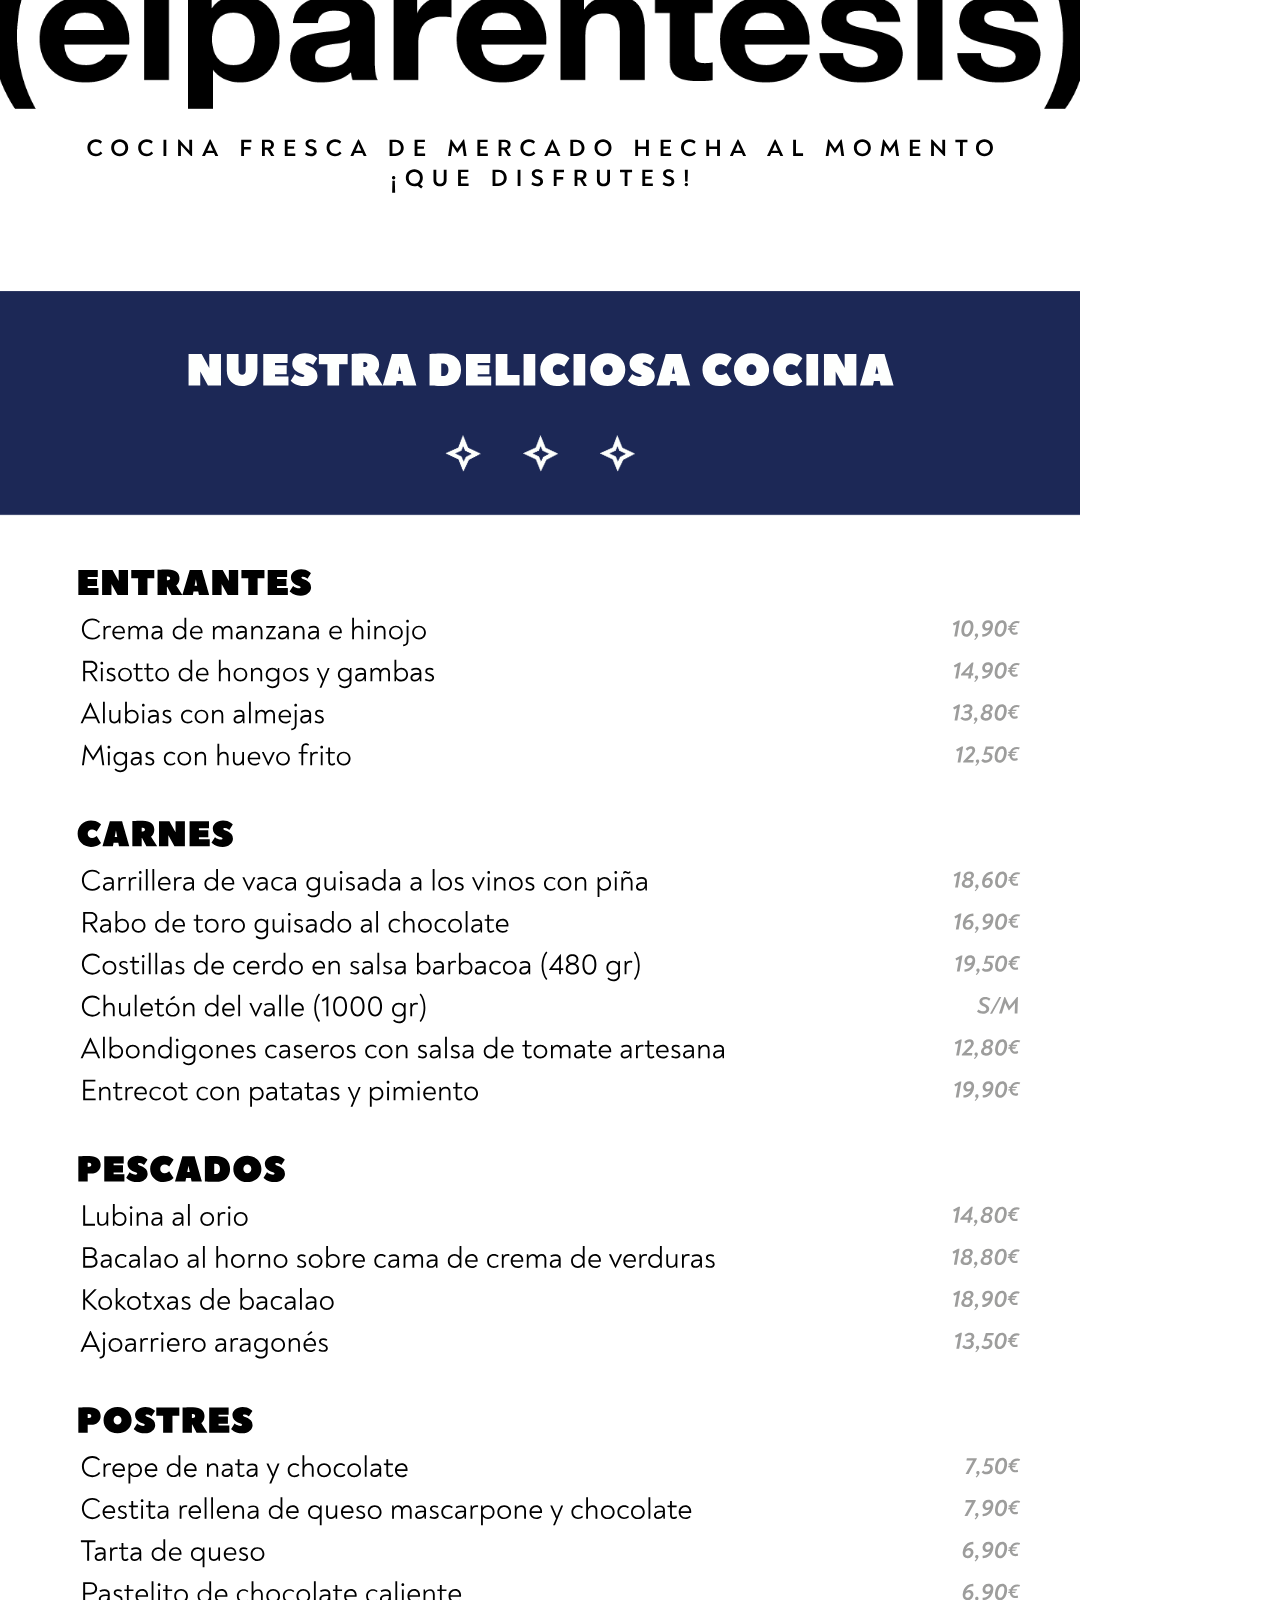
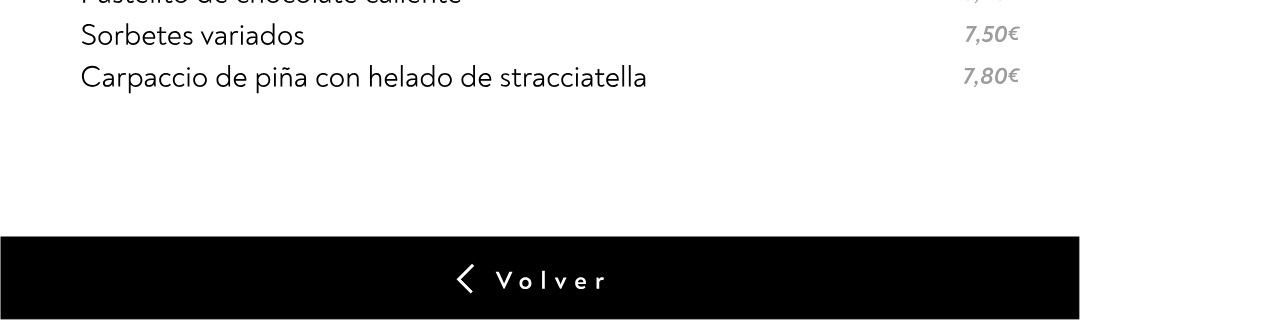
<file: publication-web-resources/html/publication-7.html>
<!DOCTYPE html>
<html xmlns="http://www.w3.org/1999/xhtml" lang="es-ES">
	<head>
		<meta charset="utf-8" />
		<title>publication-7</title>
		<link href="../css/idGeneratedStyles.css" rel="stylesheet" type="text/css" />
		<script src="../script/idGeneratedScript.js" type="text/javascript"></script>
	</head>
	<body id="publication-7" onload="RegisterInteractiveHandlers();" style="width:1080px;height:1920px;background-color:transparent;">
		<div style="position:absolute;overflow:hidden;left:0px;top:0px;-webkit-transform:translate(0.00px,0.00px);-ms-transform:translate(0.00px,0.00px);transform:translate(0.00px,0.00px);width:1080.00px;height:1920.00px;background-color:white">
			<div id="_idContainer304" class="_idGenObjectStyle-Disabled">
				<img class="_idGenObjectAttribute-1 _idGenObjectAttribute-2" src="../image/11.png" alt="" />
			</div>
			<div id="_idContainer305">
				<svg version="1.1" xmlns="http://www.w3.org/2000/svg" xmlns:xlink="http://www.w3.org/1999/xlink" x="0%" y="0%" width="100%"	 height="100%" viewBox="0 0 948.25 88.544" preserveAspectRatio="xMidYMid slice" overflow="visible" xml:space="preserve"><clipPath id="clp_28_1" fill="none">	<path shape-rendering="crispEdges" stroke="#000000" d="M0,0h948.25v88.544H0V0"/></clipPath><g clip-path="url(#clp_28_1)" fill="none">	<path fill="#000000" d="M908.395,50.8c-4.992,0-8.497-3.72-8.497-8.497c0-4.897,3.504-8.449,8.497-8.449		c5.04,0,8.497,3.552,8.497,8.449C916.892,47.08,913.435,50.8,908.395,50.8 M908.395,36.423c-3.408,0-5.592,2.496-5.592,5.881		c0,3.288,2.184,5.928,5.592,5.928c3.432,0,5.617-2.64,5.617-5.928C914.011,38.919,911.827,36.423,908.395,36.423 M786.308,50.8		c-4.992,0-8.497-3.72-8.497-8.497c0-4.897,3.504-8.449,8.497-8.449c5.04,0,8.497,3.552,8.497,8.449		C794.805,47.08,791.348,50.8,786.308,50.8 M786.308,36.423c-3.408,0-5.592,2.496-5.592,5.881c0,3.288,2.184,5.928,5.592,5.928		c3.432,0,5.617-2.64,5.617-5.928C791.924,38.919,789.74,36.423,786.308,36.423 M613.365,50.8c-5.041,0-8.401-3.792-8.401-8.497		c0-4.897,3.528-8.449,8.473-8.449c2.472,0,4.32,0.744,6.144,2.4l-1.464,1.92c-1.176-1.08-2.616-1.752-4.608-1.752		c-3.336,0-5.641,2.448-5.641,5.881c0,3.336,2.232,5.928,5.545,5.928c2.088,0,3.672-0.888,4.752-2.304l1.776,1.824		C618.357,49.696,616.149,50.8,613.365,50.8 M526.966,50.8c-4.992,0-8.497-3.72-8.497-8.497c0-4.897,3.505-8.449,8.497-8.449		c5.04,0,8.497,3.552,8.497,8.449C535.463,47.08,532.006,50.8,526.966,50.8 M526.966,36.423c-3.408,0-5.593,2.496-5.593,5.881		c0,3.288,2.184,5.928,5.593,5.928c3.432,0,5.616-2.64,5.616-5.928C532.582,38.919,530.398,36.423,526.966,36.423 M452.759,50.8		c-5.04,0-8.401-3.792-8.401-8.497c0-4.897,3.528-8.449,8.473-8.449c2.472,0,4.32,0.744,6.144,2.4l-1.464,1.92		c-1.176-1.08-2.616-1.752-4.608-1.752c-3.336,0-5.641,2.448-5.641,5.881c0,3.336,2.232,5.928,5.544,5.928		c2.088,0,3.672-0.888,4.752-2.304l1.776,1.824C457.751,49.696,455.543,50.8,452.759,50.8 M258.936,50.8		c-5.04,0-8.401-3.792-8.401-8.497c0-4.897,3.528-8.449,8.473-8.449c2.472,0,4.32,0.744,6.144,2.4l-1.464,1.92		c-1.176-1.08-2.616-1.752-4.609-1.752c-3.336,0-5.641,2.448-5.641,5.881c0,3.336,2.232,5.928,5.545,5.928		c2.088,0,3.672-0.888,4.752-2.304l1.776,1.824C263.928,49.696,261.72,50.8,258.936,50.8 M234.912,50.8		c-2.232,0-4.368-0.72-5.977-1.992l1.32-2.208c1.224,1.056,2.856,1.68,4.56,1.68c1.632,0,3.048-0.744,3.048-2.184		c0-1.536-1.68-2.184-3.528-2.784c-2.736-0.888-4.872-2.376-4.872-4.968c0-2.88,2.496-4.488,5.448-4.488		c1.896,0,3.504,0.456,5.304,1.656l-1.224,2.112c-1.392-0.888-2.592-1.272-3.937-1.272c-1.44,0-2.712,0.624-2.712,1.848		c0,1.488,1.656,2.112,3.336,2.688c2.832,0.912,5.041,2.28,5.041,5.064C240.721,49,238.152,50.8,234.912,50.8 M70.537,50.8		c-5.041,0-8.401-3.792-8.401-8.497c0-4.897,3.528-8.449,8.473-8.449c2.472,0,4.32,0.744,6.144,2.4l-1.464,1.92		c-1.176-1.08-2.616-1.752-4.609-1.752c-3.336,0-5.64,2.448-5.64,5.881c0,3.336,2.232,5.928,5.545,5.928		c2.088,0,3.672-0.888,4.752-2.304l1.776,1.824C75.53,49.696,73.321,50.8,70.537,50.8 M43.633,50.8c-4.992,0-8.497-3.72-8.497-8.497		c0-4.897,3.504-8.449,8.497-8.449c5.04,0,8.497,3.552,8.497,8.449C52.13,47.08,48.674,50.8,43.633,50.8 M43.633,36.423		c-3.408,0-5.593,2.496-5.593,5.881c0,3.288,2.184,5.928,5.593,5.928c3.432,0,5.617-2.64,5.617-5.928		C49.25,38.919,47.066,36.423,43.633,36.423 M19.753,50.8c-5.04,0-8.401-3.792-8.401-8.497c0-4.897,3.528-8.449,8.473-8.449		c2.472,0,4.32,0.744,6.144,2.4l-1.464,1.92c-1.176-1.08-2.616-1.752-4.608-1.752c-3.336,0-5.64,2.448-5.64,5.881		c0,3.336,2.232,5.928,5.545,5.928c2.088,0,3.672-0.888,4.752-2.304l1.776,1.824C24.746,49.696,22.538,50.8,19.753,50.8		 M869.06,50.584h-1.104l-8.809-9.625c-0.408-0.432-0.912-0.96-1.368-1.488c0.048,0.6,0.096,1.2,0.096,1.776v9.241h-2.808V34.071		h1.08l8.545,9.385c0.528,0.552,1.08,1.128,1.632,1.752c-0.048-0.792-0.072-1.512-0.072-2.184v-8.857h2.808V50.584 M116.041,50.584		h-1.104l-8.809-9.625c-0.408-0.432-0.912-0.96-1.368-1.488c0.048,0.6,0.096,1.2,0.096,1.776v9.241h-2.808V34.071h1.08l8.545,9.385		c0.528,0.552,1.08,1.128,1.632,1.752c-0.048-0.792-0.072-1.512-0.072-2.184v-8.857h2.808V50.584 M886.771,50.488h-2.832V36.783		h-4.632v-2.616h12.073v2.616h-4.608V50.488 M844.292,50.488h-10.489V34.167h10.273v2.496h-7.441v4.32h6.505v2.424h-6.505v4.584		h7.657V50.488 M823.005,50.488h-2.784l-1.296-8.833c-0.072-0.576-0.144-1.104-0.192-1.656c-0.288,0.528-0.624,1.032-0.96,1.536		l-3.72,5.664h-0.576l-3.696-5.664c-0.36-0.504-0.696-1.032-1.008-1.584c-0.024,0.624-0.12,1.152-0.192,1.728l-1.248,8.809h-2.784		l2.4-16.441h0.84l4.92,7.537c0.36,0.552,0.72,1.128,1.056,1.704c0.336-0.576,0.696-1.152,1.056-1.704l4.944-7.537h0.84		L823.005,50.488 M768.093,50.488h-2.784l-1.296-8.833c-0.072-0.576-0.144-1.104-0.192-1.656c-0.288,0.528-0.624,1.032-0.96,1.536		l-3.72,5.664h-0.576l-3.697-5.664c-0.36-0.504-0.696-1.032-1.008-1.584c-0.024,0.624-0.12,1.152-0.192,1.728l-1.248,8.809h-2.784		l2.4-16.441h0.84l4.921,7.537c0.36,0.552,0.72,1.128,1.056,1.704c0.336-0.576,0.696-1.152,1.056-1.704l4.944-7.537h0.84		L768.093,50.488 M727.005,50.488h-9.913V34.167h2.832v13.705h7.081V50.488 M707.181,50.488h-2.952l-1.344-2.952h-7.633		l-1.344,2.952h-2.976V50.44l7.705-16.369h0.864l7.681,16.345V50.488 M699.068,38.631c-0.384,1.056-0.72,1.896-1.104,2.784		l-1.776,3.888h5.76l-1.776-3.888C699.788,40.551,699.452,39.687,699.068,38.631 M670.029,50.488h-2.952l-1.344-2.952H658.1		l-1.344,2.952h-2.976V50.44l7.705-16.369h0.864l7.681,16.345V50.488 M661.916,38.631c-0.384,1.056-0.72,1.896-1.104,2.784		l-1.776,3.888h5.761l-1.776-3.888C662.636,40.551,662.3,39.687,661.916,38.631 M643.869,50.488h-2.832v-6.913h-7.945v6.913h-2.832		V34.167h2.832v6.793h7.945v-6.793h2.832V50.488 M595.077,50.488h-10.489V34.167h10.273v2.496h-7.441v4.32h6.505v2.424h-6.505v4.584		h7.657V50.488 M572.806,50.488h-2.832v-6.913h-7.945v6.913h-2.832V34.167h2.832v6.793h7.945v-6.793h2.832V50.488 M500.158,50.488		h-5.857V34.167h5.833c4.944,0,8.329,3.432,8.329,8.185C508.463,47.08,505.174,50.488,500.158,50.488 M497.134,36.615V48.04h2.904		c3.432,0,5.545-2.376,5.545-5.688c0-3.312-2.136-5.737-5.569-5.737H497.134 M484.391,50.488h-2.952l-1.344-2.952h-7.633		l-1.344,2.952h-2.976V50.44l7.705-16.369h0.864l7.681,16.345V50.488 M476.278,38.631c-0.384,1.056-0.72,1.896-1.104,2.784		l-1.776,3.888h5.76l-1.776-3.888C476.998,40.551,476.662,39.687,476.278,38.631 M434.951,50.488h-3.216l-3.84-6.192h-2.472v6.192		h-2.832V34.167h6.409c3.24,0,5.544,2.184,5.544,5.088c0,2.28-1.44,4.056-3.768,4.728l4.176,6.433V50.488 M425.422,36.615v5.329		h3.288c1.872,0,2.976-1.032,2.976-2.64c0-1.536-1.176-2.688-2.928-2.688H425.422 M411.815,50.488h-10.489V34.167h10.273v2.496		h-7.441v4.32h6.505v2.424h-6.505v4.584h7.657V50.488 M390.528,50.488h-2.784l-1.296-8.833c-0.072-0.576-0.144-1.104-0.192-1.656		c-0.288,0.528-0.624,1.032-0.96,1.536l-3.721,5.664h-0.576l-3.696-5.664c-0.36-0.504-0.696-1.032-1.008-1.584		c-0.024,0.624-0.12,1.152-0.192,1.728l-1.248,8.809h-2.784l2.4-16.441h0.84l4.92,7.537c0.36,0.552,0.72,1.128,1.056,1.704		c0.336-0.576,0.696-1.152,1.056-1.704l4.944-7.537h0.84L390.528,50.488 M349.056,50.488h-10.489V34.167h10.273v2.496h-7.441v4.32		h6.505v2.424h-6.505v4.584h7.657V50.488 M319.367,50.488h-5.857V34.167h5.833c4.944,0,8.329,3.432,8.329,8.185		C327.672,47.08,324.384,50.488,319.367,50.488 M316.343,36.615V48.04h2.904c3.432,0,5.544-2.376,5.544-5.688		c0-3.312-2.136-5.737-5.569-5.737H316.343 M290.568,50.488h-2.952l-1.344-2.952h-7.633l-1.344,2.952h-2.976V50.44l7.705-16.369		h0.864l7.681,16.345V50.488 M282.456,38.631c-0.384,1.056-0.72,1.896-1.104,2.784l-1.776,3.888h5.761l-1.776-3.888		C283.176,40.551,282.839,39.687,282.456,38.631 M219.24,50.488h-10.489V34.167h10.273v2.496h-7.441v4.32h6.505v2.424h-6.505v4.584		h7.657V50.488 M198.313,50.488h-3.216l-3.84-6.192h-2.472v6.192h-2.832V34.167h6.409c3.24,0,5.544,2.184,5.544,5.088		c0,2.28-1.44,4.056-3.768,4.728l4.176,6.433V50.488 M188.784,36.615v5.329h3.288c1.872,0,2.976-1.032,2.976-2.64		c0-1.536-1.176-2.688-2.928-2.688H188.784 M167.976,50.488h-2.832V34.167h10.201v2.616h-7.369v4.704h6.6v2.544h-6.6V50.488		 M142.201,50.488h-2.952l-1.344-2.952h-7.633l-1.344,2.952h-2.976V50.44l7.705-16.369h0.864l7.681,16.345V50.488 M134.088,38.631		c-0.384,1.056-0.72,1.896-1.104,2.784l-1.776,3.888h5.761l-1.776-3.888C134.808,40.551,134.472,39.687,134.088,38.631		 M90.264,50.488h-2.832V34.167h2.832V50.488"/>	<path fill="#000000" d="M319.079,87.208h-3l0.312-11.809h2.376L319.079,87.208 M345.071,82.96l-3.505-2.736		c-0.984,0.36-2.088,0.576-3.288,0.576c-4.992,0-8.497-3.72-8.497-8.497c0-4.897,3.504-8.449,8.497-8.449		c5.041,0,8.497,3.552,8.497,8.449c0,2.616-1.032,4.92-2.808,6.457l2.832,2.256L345.071,82.96 M338.279,66.423		c-3.408,0-5.592,2.496-5.592,5.88c0,3.288,2.184,5.928,5.592,5.928c3.432,0,5.617-2.64,5.617-5.928		C343.895,68.919,341.711,66.423,338.279,66.423 M592.461,80.8c-2.232,0-4.368-0.72-5.976-1.992l1.32-2.208		c1.224,1.056,2.856,1.68,4.56,1.68c1.632,0,3.048-0.744,3.048-2.184c0-1.536-1.68-2.184-3.528-2.784		c-2.736-0.888-4.873-2.376-4.873-4.968c0-2.88,2.496-4.488,5.448-4.488c1.896,0,3.504,0.456,5.305,1.656l-1.224,2.112		c-1.392-0.888-2.592-1.272-3.936-1.272c-1.44,0-2.712,0.624-2.712,1.848c0,1.488,1.656,2.112,3.336,2.688		c2.832,0.912,5.04,2.28,5.04,5.065C598.269,79,595.701,80.8,592.461,80.8 M527.421,80.8c-3.792,0-6.553-2.184-6.553-6.097V64.166		h2.832v10.345c0,2.496,1.488,3.72,3.72,3.72c2.208,0,3.696-1.224,3.696-3.72V64.166h2.832v10.537		C533.95,78.616,531.19,80.8,527.421,80.8 M461.205,80.8c-2.232,0-4.368-0.72-5.976-1.992l1.32-2.208		c1.224,1.056,2.856,1.68,4.56,1.68c1.632,0,3.048-0.744,3.048-2.184c0-1.536-1.68-2.184-3.528-2.784		c-2.736-0.888-4.873-2.376-4.873-4.968c0-2.88,2.496-4.488,5.448-4.488c1.896,0,3.504,0.456,5.305,1.656l-1.224,2.112		c-1.392-0.888-2.592-1.272-3.936-1.272c-1.44,0-2.712,0.624-2.712,1.848c0,1.488,1.656,2.112,3.336,2.688		c2.832,0.912,5.04,2.28,5.04,5.065C467.014,79,464.446,80.8,461.205,80.8 M363.982,80.8c-3.792,0-6.553-2.184-6.553-6.097V64.166		h2.832v10.345c0,2.496,1.488,3.72,3.72,3.72c2.208,0,3.696-1.224,3.696-3.72V64.166h2.832v10.537		C370.511,78.616,367.751,80.8,363.982,80.8 M610.293,80.776c-0.864,0-1.704-0.528-1.704-1.656c0-1.152,0.84-1.68,1.704-1.68		c0.84,0,1.68,0.528,1.68,1.68C611.973,80.248,611.133,80.776,610.293,80.776 M576.789,80.488h-10.489V64.166h10.273v2.496h-7.441		v4.32h6.505v2.424h-6.505v4.584h7.657V80.488 M551.421,80.488h-2.832V66.783h-4.632v-2.616h12.073v2.616h-4.609V80.488		 M510.886,80.488h-3.216l-3.84-6.193h-2.472v6.193h-2.832V64.166h6.409c3.24,0,5.544,2.184,5.544,5.089		c0,2.28-1.44,4.056-3.768,4.728l4.176,6.432V80.488 M501.357,66.615v5.328h3.288c1.872,0,2.976-1.032,2.976-2.64		c0-1.536-1.176-2.688-2.928-2.688H501.357 M480.549,80.488h-2.832V64.166h10.201v2.616h-7.369v4.704h6.6v2.544h-6.6V80.488		 M444.405,80.488h-2.832V64.166h2.832V80.488 M422.374,80.488h-5.857V64.166h5.833c4.944,0,8.329,3.432,8.329,8.185		C430.678,77.08,427.39,80.488,422.374,80.488 M419.35,66.615V78.04h2.904c3.432,0,5.545-2.376,5.545-5.688		s-2.136-5.736-5.569-5.736H419.35 M392.543,80.488h-10.489V64.166h10.273v2.496h-7.441v4.32h6.504v2.424h-6.504v4.584h7.657V80.488		 M611.469,75.976h-2.376l-0.312-11.809h3L611.469,75.976 M317.591,73.935c-0.84,0-1.704-0.528-1.704-1.68		c0-1.128,0.864-1.656,1.704-1.656c0.84,0,1.68,0.528,1.68,1.656C319.271,73.407,318.431,73.935,317.591,73.935"/></g></svg>			</div>
			<div id="_idContainer306">
				<svg version="1.1" xmlns="http://www.w3.org/2000/svg" xmlns:xlink="http://www.w3.org/1999/xlink" x="0%" y="0%" width="100%"	 height="100%" viewBox="0 0 977.626 201.32" preserveAspectRatio="xMidYMid slice" overflow="visible" xml:space="preserve"><clipPath id="clp_29_1" fill="none">	<path shape-rendering="crispEdges" stroke="#000000" d="M0,0h977.626v201.32H0V0"/></clipPath><g clip-path="url(#clp_29_1)" fill="none">	<path fill="#000000" d="M335.294,69.955l-0.24-1.62c3-0.24,3.63-1.53,3.63-4.38V49.795h1.83v14.07		C340.514,67.825,339.374,69.715,335.294,69.955 M24.29,63.415c-6.15,0-10.349-4.77-10.349-10.59c0-6.03,4.29-10.53,10.349-10.53		c3.21,0,5.52,1.14,7.68,3.33l-1.17,1.2c-1.62-1.68-3.6-2.7-6.51-2.7c-4.92,0-8.37,3.75-8.37,8.7c0,4.83,3.42,8.76,8.37,8.76		c2.88,0,5.16-1.38,6.66-3.39l1.41,1.11C30.679,61.735,27.889,63.415,24.29,63.415 M351.043,63.385c-3.99,0-6.84-2.88-6.84-6.96		s2.85-6.96,6.84-6.96c4.05,0,6.9,2.88,6.9,6.96S355.093,63.385,351.043,63.385 M351.043,51.176c-2.94,0-4.98,2.19-4.98,5.25		c0,3.09,2.04,5.25,4.98,5.25c2.97,0,5.04-2.16,5.04-5.25C356.083,53.365,354.043,51.176,351.043,51.176 M327.944,63.385		c-3.99,0-6.84-2.88-6.84-6.96s2.85-6.96,6.84-6.96c4.05,0,6.9,2.88,6.9,6.96S331.994,63.385,327.944,63.385 M327.944,51.176		c-2.94,0-4.98,2.19-4.98,5.25c0,3.09,2.04,5.25,4.98,5.25c2.97,0,5.04-2.16,5.04-5.25		C332.984,53.365,330.944,51.176,327.944,51.176 M268.125,63.385c-4.02,0-6.84-2.88-6.84-6.99c0-3.84,2.76-6.93,6.69-6.93		c3.69,0,5.88,2.55,5.88,6.42c0,0.42-0.03,0.84-0.09,1.29h-10.62c0.3,2.82,2.46,4.5,4.95,4.5c1.86,0,3.03-0.57,4.05-1.62l1.05,1.32		C271.845,62.665,270.225,63.385,268.125,63.385 M267.945,51.176c-2.46,0-4.38,1.74-4.74,4.38h8.849		C271.995,52.735,270.375,51.176,267.945,51.176 M128.868,63.385c-4.02,0-6.84-2.88-6.84-6.99c0-3.84,2.76-6.93,6.69-6.93		c3.69,0,5.88,2.55,5.88,6.42c0,0.42-0.03,0.84-0.09,1.29h-10.62c0.3,2.82,2.46,4.5,4.95,4.5c1.86,0,3.03-0.57,4.05-1.62l1.05,1.32		C132.588,62.665,130.968,63.385,128.868,63.385 M128.688,51.176c-2.46,0-4.38,1.74-4.74,4.38h8.85		C132.738,52.735,131.118,51.176,128.688,51.176 M51.229,63.385c-4.02,0-6.84-2.88-6.84-6.99c0-3.84,2.76-6.93,6.69-6.93		c3.69,0,5.88,2.55,5.88,6.42c0,0.42-0.03,0.84-0.09,1.29h-10.62c0.3,2.82,2.46,4.5,4.95,4.5c1.86,0,3.03-0.57,4.05-1.62l1.05,1.32		C54.949,62.665,53.329,63.385,51.229,63.385 M51.049,51.176c-2.46,0-4.38,1.74-4.74,4.38h8.849		C55.099,52.735,53.479,51.176,51.049,51.176 M111.408,63.355c-3.93,0-6.66-2.94-6.66-6.99c0-3.93,2.76-6.84,6.66-6.84		c2.16,0,4.05,0.96,5.13,2.52c-0.03-1.14-0.06-2.34-0.06-3.6v-6.9h1.83v21.509h-1.41l-0.27-2.37		C115.548,62.335,113.718,63.355,111.408,63.355 M111.528,51.236c-2.94,0-4.95,2.16-4.95,5.19s2.01,5.19,4.95,5.19		c3.06,0,5.01-2.19,5.01-5.19C116.538,53.425,114.528,51.236,111.528,51.236 M244.216,63.295c-2.58,0-4.23-1.41-4.23-3.69		c0-2.97,2.73-4.68,6.63-4.68c0.99,0,1.74,0.03,2.43,0.12v-0.9c0-1.86-1.32-2.79-3.36-2.79c-1.44,0-2.91,0.42-4.38,1.11l-0.63-1.56		c1.8-0.84,3.51-1.26,5.19-1.26c3.03,0,5.04,1.59,5.04,4.59v8.82h-1.35l-0.33-2.4C248.266,62.245,246.556,63.295,244.216,63.295		 M246.886,56.455c-3.12,0-4.98,1.08-4.98,3.03c0,1.32,0.96,2.1,2.61,2.1c2.73,0,4.44-1.98,4.53-5.01		C248.326,56.485,247.756,56.455,246.886,56.455 M214.186,63.295c-2.58,0-4.23-1.41-4.23-3.69c0-2.97,2.73-4.68,6.63-4.68		c0.99,0,1.74,0.03,2.43,0.12v-0.9c0-1.86-1.32-2.79-3.36-2.79c-1.44,0-2.91,0.42-4.38,1.11l-0.63-1.56		c1.8-0.84,3.51-1.26,5.19-1.26c3.03,0,5.04,1.59,5.04,4.59v8.82h-1.35l-0.33-2.4C218.236,62.245,216.526,63.295,214.186,63.295		 M216.856,56.455c-3.12,0-4.98,1.08-4.98,3.03c0,1.32,0.96,2.1,2.61,2.1c2.73,0,4.44-1.98,4.53-5.01		C218.296,56.485,217.726,56.455,216.856,56.455 M172.157,63.295c-2.58,0-4.23-1.41-4.23-3.69c0-2.97,2.73-4.68,6.63-4.68		c0.99,0,1.74,0.03,2.43,0.12v-0.9c0-1.86-1.32-2.79-3.36-2.79c-1.44,0-2.91,0.42-4.38,1.11l-0.63-1.56		c1.8-0.84,3.51-1.26,5.19-1.26c3.03,0,5.04,1.59,5.04,4.59v8.82h-1.35l-0.33-2.4C176.207,62.245,174.497,63.295,172.157,63.295		 M174.827,56.455c-3.12,0-4.98,1.08-4.98,3.03c0,1.32,0.96,2.1,2.61,2.1c2.73,0,4.44-1.98,4.53-5.01		C176.267,56.485,175.697,56.455,174.827,56.455 M87.679,63.295c-2.58,0-4.23-1.41-4.23-3.69c0-2.97,2.73-4.68,6.63-4.68		c0.99,0,1.74,0.03,2.43,0.12v-0.9c0-1.86-1.32-2.79-3.36-2.79c-1.44,0-2.91,0.42-4.38,1.11l-0.63-1.56		c1.8-0.84,3.51-1.26,5.19-1.26c3.03,0,5.04,1.59,5.04,4.59v8.82h-1.35l-0.33-2.4C91.729,62.245,90.019,63.295,87.679,63.295		 M90.349,56.455c-3.12,0-4.98,1.08-4.98,3.03c0,1.32,0.96,2.1,2.61,2.1c2.73,0,4.44-1.98,4.53-5.01		C91.789,56.485,91.219,56.455,90.349,56.455 M317.564,63.055h-1.83v-8.13c0-2.25-0.84-3.69-3.06-3.69c-2.67,0-4.44,1.92-4.44,4.68		v7.14h-1.83V49.795h1.38l0.42,2.25c0.78-1.41,2.4-2.52,4.65-2.52c3.09,0,4.71,1.98,4.71,5.43V63.055 M301.725,63.055h-1.83V49.795		h1.83V63.055 M295.394,63.055h-1.83v-8.16c0-2.22-0.9-3.66-3.12-3.66c-2.82,0-4.38,2.4-4.38,5.28v6.54h-1.83V41.546h1.83v8.58		c0,0.66,0,1.29-0.03,2.07c0.81-1.56,2.34-2.67,4.59-2.67c3.24,0,4.77,2.04,4.77,5.43V63.055 M236.536,63.055h-1.83v-8.13		c0-2.25-0.84-3.69-3.06-3.69c-2.67,0-4.44,1.92-4.44,4.68v7.14h-1.83V49.795h1.38l0.42,2.25c0.78-1.41,2.4-2.52,4.65-2.52		c3.09,0,4.71,1.98,4.71,5.43V63.055 M207.886,63.055h-9.93v-0.57l6.24-9.689l0.87-1.35c-0.75,0.03-1.05,0.03-1.62,0.03h-5.16v-1.68		h9.51v0.54l-5.88,9.09c-0.39,0.66-0.81,1.26-1.29,1.95h2.19h5.07V63.055 M194.507,63.055h-1.83v-8.13c0-2.25-0.84-3.69-3.06-3.69		c-2.67,0-4.44,1.92-4.44,4.68v7.14h-1.83V49.795h1.38l0.42,2.25c0.78-1.41,2.4-2.52,4.65-2.52c3.09,0,4.71,1.98,4.71,5.43V63.055		 M164.477,63.055h-1.83v-8.4c0-2.13-1.08-3.42-2.94-3.42c-2.67,0-4.05,2.43-4.05,4.92v6.9h-1.83v-8.43c0-1.83-0.93-3.39-2.94-3.39		c-2.7,0-4.08,2.43-4.08,4.92v6.9h-1.83V49.795h1.38l0.42,2.28c0.87-1.62,2.4-2.55,4.32-2.55c2.01,0,3.48,0.99,4.11,2.67		c0.87-1.62,2.4-2.67,4.62-2.67c3.03,0,4.65,2.01,4.65,5.22V63.055 M79.998,63.055h-1.83v-8.4c0-2.13-1.08-3.42-2.94-3.42		c-2.67,0-4.05,2.43-4.05,4.92v6.9h-1.83v-8.43c0-1.83-0.93-3.39-2.94-3.39c-2.7,0-4.08,2.43-4.08,4.92v6.9h-1.83V49.795h1.38		l0.42,2.28c0.87-1.62,2.4-2.55,4.32-2.55c2.01,0,3.48,0.99,4.11,2.67c0.87-1.62,2.4-2.67,4.62-2.67c3.03,0,4.65,2.01,4.65,5.22		V63.055 M37.37,63.055h-1.83V49.795h1.38l0.36,1.95c0.75-1.38,2.01-2.22,3.87-2.22c0.84,0,1.56,0.18,2.16,0.45l-0.54,1.62		c-0.51-0.18-1.02-0.33-1.77-0.33c-2.16,0-3.63,1.53-3.63,4.11V63.055 M339.584,46.316c-0.81,0-1.35-0.6-1.35-1.32		c0-0.78,0.54-1.38,1.35-1.38c0.87,0,1.38,0.6,1.38,1.41C340.964,45.746,340.394,46.316,339.584,46.316 M300.825,46.316		c-0.84,0-1.38-0.6-1.38-1.32c0-0.78,0.54-1.38,1.38-1.38c0.84,0,1.38,0.6,1.38,1.38C302.204,45.746,301.634,46.316,300.825,46.316"		/>	<path fill="#9D9D9C" d="M890.347,44.259l-5.496,3l0.984,1.992l2.136-1.056l0.6-0.312c-0.12,0.432-0.192,0.864-0.288,1.32		l-1.992,11.041h2.808l2.808-15.985z M898.171,60.532c3.864,0,6.265-3.096,7.129-8.041c0.144-0.864,0.216-1.68,0.216-2.424		c0-3.696-1.8-5.977-4.728-5.977c-3.96,0-6.241,3.072-7.129,8.017c-0.144,0.888-0.24,1.704-0.24,2.472		C893.419,58.276,895.195,60.532,898.171,60.532z M898.363,58.084c-1.464,0-2.184-1.368-2.184-3.504c0-0.672,0.072-1.44,0.216-2.256		c0.624-3.552,2.16-5.785,4.2-5.785c1.464,0,2.16,1.344,2.16,3.456c0,0.696-0.072,1.464-0.216,2.28		C901.915,55.828,900.403,58.084,898.363,58.084z M908.635,57.22c-0.816,0-1.584,0.504-1.776,1.464		c-0.024,0.12-0.024,0.24-0.024,0.336c0,0.912,0.648,1.512,1.392,1.512h0.12c-0.36,1.008-1.032,1.776-2.04,2.544l0.576,0.696		c1.68-1.128,2.808-2.64,3.216-4.296c0.072-0.24,0.096-0.48,0.096-0.696C910.195,57.748,909.499,57.22,908.635,57.22z		 M920.179,44.067c-3.024,0-5.28,1.92-5.809,4.872c-0.072,0.384-0.096,0.744-0.096,1.08c0,2.592,1.824,4.272,4.128,4.272		c1.248,0,2.184-0.288,3.192-1.032c-1.176,2.952-3.648,4.776-7.345,4.896l0.168,2.304c6.049-0.096,9.337-3.96,10.369-9.145		l0.072-0.336c0.12-0.6,0.168-1.176,0.168-1.728C925.027,46.179,923.347,44.067,920.179,44.067z M919.219,51.987		c-1.44,0-2.232-1.032-2.232-2.328c0-0.192,0.024-0.384,0.048-0.576c0.312-1.656,1.44-2.568,3.024-2.592		c1.344,0,2.328,0.936,2.328,2.28c0,0.168-0.024,0.336-0.048,0.528C922.075,50.835,920.995,51.987,919.219,51.987z M931.459,60.532		c3.864,0,6.265-3.096,7.129-8.041c0.144-0.864,0.216-1.68,0.216-2.424c0-3.696-1.8-5.977-4.728-5.977		c-3.96,0-6.241,3.072-7.129,8.017c-0.144,0.888-0.24,1.704-0.24,2.472C926.706,58.276,928.482,60.532,931.459,60.532z		 M931.651,58.084c-1.464,0-2.184-1.368-2.184-3.504c0-0.672,0.072-1.44,0.216-2.256c0.624-3.552,2.16-5.785,4.2-5.785		c1.464,0,2.16,1.344,2.16,3.456c0,0.696-0.072,1.464-0.216,2.28C935.203,55.828,933.691,58.084,931.651,58.084z"/>	<path fill="#9D9D9C" d="M948.968,46.882c0.76,0,1.34,0.12,1.9,0.34l1-1.82c-0.88-0.4-1.7-0.62-2.881-0.62		c-3.461,0-5.941,1.88-6.982,4.741h-1.5l-0.24,1.4h1.36c-0.06,0.36-0.12,0.74-0.14,1.12h-1.42l-0.26,1.4h1.7		c0.26,2.861,2.24,5.041,5.501,5.041c1.04,0,1.92-0.18,2.801-0.6l-0.44-1.96c-0.64,0.32-1.26,0.46-2.06,0.46		c-2.12,0-3.181-1.16-3.461-2.941h2.921l0.78-1.4h-3.741c0.02-0.38,0.06-0.76,0.16-1.12h4.161l0.76-1.4h-4.421		C945.307,47.922,946.868,46.882,948.968,46.882z"/>	<path fill="#000000" d="M276.948,111.955c-2.58,0-4.47-0.87-6-2.37l1.14-1.29c1.29,1.26,2.79,1.95,4.77,1.95		c2.7,0,4.8-1.41,4.8-4.35c0-1.02,0-2.01,0.03-3c-1.23,1.59-3.15,2.4-5.1,2.4c-4.08,0-6.66-3.09-6.66-6.87c0-3.81,2.52-6.9,6.57-6.9		c2.16,0,4.05,0.84,5.22,2.46l0.42-2.19h1.35v14.129C283.487,110.005,280.458,111.955,276.948,111.955 M276.708,93.236		c-3.12,0-4.92,2.28-4.92,5.16c0,2.94,1.89,5.19,4.89,5.19c3.33,0,5.04-2.37,5.04-5.16		C281.717,95.635,280.068,93.236,276.708,93.236 M204.798,111.955c-2.58,0-4.47-0.87-6-2.37l1.14-1.29		c1.29,1.26,2.79,1.95,4.77,1.95c2.7,0,4.8-1.41,4.8-4.35c0-1.02,0-2.01,0.03-3c-1.23,1.59-3.15,2.4-5.1,2.4		c-4.08,0-6.66-3.09-6.66-6.87c0-3.81,2.52-6.9,6.57-6.9c2.16,0,4.05,0.84,5.22,2.46l0.42-2.19h1.35v14.129		C211.338,110.005,208.308,111.955,204.798,111.955 M204.558,93.236c-3.12,0-4.92,2.28-4.92,5.16c0,2.94,1.89,5.19,4.89,5.19		c3.33,0,5.04-2.37,5.04-5.16C209.568,95.635,207.918,93.236,204.558,93.236 M253.517,111.655h-1.92v-0.06l2.94-6.87l-5.79-12.87		v-0.06h1.92l3.81,8.49c0.33,0.78,0.66,1.53,0.96,2.46c0.3-0.93,0.6-1.71,0.9-2.46l3.45-8.49h1.89v0.06L253.517,111.655		 M221.897,105.385c-3.99,0-6.84-2.88-6.84-6.96c0-4.08,2.85-6.96,6.84-6.96c4.05,0,6.9,2.88,6.9,6.96		C228.797,102.505,225.947,105.385,221.897,105.385 M221.897,93.175c-2.94,0-4.98,2.19-4.98,5.25c0,3.09,2.04,5.25,4.98,5.25		c2.97,0,5.04-2.16,5.04-5.25C226.937,95.365,224.897,93.175,221.897,93.175 M172.458,105.385c-3.99,0-6.84-2.88-6.84-6.96		c0-4.08,2.85-6.96,6.84-6.96c4.05,0,6.9,2.88,6.9,6.96C179.358,102.505,176.508,105.385,172.458,105.385 M172.458,93.175		c-2.94,0-4.98,2.19-4.98,5.25c0,3.09,2.04,5.25,4.98,5.25c2.97,0,5.04-2.16,5.04-5.25		C177.498,95.365,175.458,93.175,172.458,93.175 M134.809,105.385c-4.02,0-6.84-2.88-6.84-6.99c0-3.84,2.76-6.93,6.69-6.93		c3.69,0,5.88,2.55,5.88,6.42c0,0.42-0.03,0.84-0.09,1.29h-10.62c0.3,2.82,2.46,4.5,4.95,4.5c1.86,0,3.03-0.57,4.05-1.62l1.05,1.32		C138.529,104.665,136.909,105.385,134.809,105.385 M134.629,93.175c-2.46,0-4.38,1.74-4.74,4.38h8.85		C138.679,94.735,137.059,93.175,134.629,93.175 M94.19,105.385c-3.99,0-6.84-2.88-6.84-6.96c0-4.08,2.85-6.96,6.84-6.96		c4.05,0,6.9,2.88,6.9,6.96C101.09,102.505,98.24,105.385,94.19,105.385 M94.19,93.175c-2.94,0-4.98,2.19-4.98,5.25		c0,3.09,2.04,5.25,4.98,5.25c2.97,0,5.04-2.16,5.04-5.25C99.23,95.365,97.19,93.175,94.19,93.175 M57.05,105.385		c-3.99,0-6.84-2.88-6.84-6.96c0-4.08,2.85-6.96,6.84-6.96c4.05,0,6.9,2.88,6.9,6.96C63.95,102.505,61.1,105.385,57.05,105.385		 M57.05,93.175c-2.94,0-4.98,2.19-4.98,5.25c0,3.09,2.04,5.25,4.98,5.25c2.97,0,5.04-2.16,5.04-5.25		C62.09,95.365,60.05,93.175,57.05,93.175 M333.437,105.355c-2.25,0-4.11-0.99-5.22-2.61l-0.27,2.31h-1.41V83.546h1.83v6.9		c0,1.26-0.03,2.49-0.06,3.66c1.08-1.62,2.97-2.58,5.13-2.58c3.9,0,6.66,2.91,6.66,6.84		C340.096,102.415,337.367,105.355,333.437,105.355 M333.317,93.236c-3,0-5.04,2.19-5.04,5.19c0,3,1.98,5.19,5.04,5.19		c2.94,0,4.95-2.16,4.95-5.19S336.256,93.236,333.317,93.236 M117.35,105.355c-3.93,0-6.66-2.94-6.66-6.99		c0-3.93,2.76-6.84,6.66-6.84c2.16,0,4.05,0.96,5.13,2.52c-0.03-1.14-0.06-2.34-0.06-3.6v-6.9h1.83v21.509h-1.41l-0.27-2.37		C121.489,104.335,119.659,105.355,117.35,105.355 M117.47,93.236c-2.94,0-4.95,2.16-4.95,5.19s2.01,5.19,4.95,5.19		c3.06,0,5.01-2.19,5.01-5.19C122.479,95.425,120.469,93.236,117.47,93.236 M361.666,105.295c-1.86,0-3.42-0.51-4.83-1.47l0.93-1.44		c1.17,0.84,2.43,1.2,3.9,1.2c1.62,0,2.67-0.81,2.67-2.01c0-1.29-1.47-1.95-3.06-2.58c-2.16-0.84-3.96-1.86-3.96-3.99		c0-2.22,2.04-3.36,4.29-3.36c1.44,0,2.82,0.42,4.02,1.2l-0.81,1.32c-0.96-0.54-2.04-0.84-3.12-0.84c-1.35,0-2.55,0.45-2.55,1.68		c0,1.2,1.23,1.8,2.79,2.4c2.4,0.9,4.23,1.95,4.23,4.17C366.166,103.795,364.276,105.295,361.666,105.295 M346.696,105.295		c-2.58,0-4.23-1.41-4.23-3.69c0-2.97,2.73-4.68,6.63-4.68c0.99,0,1.74,0.03,2.43,0.12v-0.9c0-1.86-1.32-2.79-3.36-2.79		c-1.44,0-2.91,0.42-4.38,1.11l-0.63-1.56c1.8-0.84,3.51-1.26,5.19-1.26c3.03,0,5.04,1.59,5.04,4.59v8.82h-1.35l-0.33-2.4		C350.746,104.245,349.036,105.295,346.696,105.295 M349.367,98.455c-3.12,0-4.98,1.08-4.98,3.03c0,1.32,0.96,2.1,2.61,2.1		c2.73,0,4.44-1.98,4.53-5.01C350.806,98.485,350.236,98.455,349.367,98.455 M291.347,105.295c-2.58,0-4.23-1.41-4.23-3.69		c0-2.97,2.73-4.68,6.63-4.68c0.99,0,1.74,0.03,2.43,0.12v-0.9c0-1.86-1.32-2.79-3.36-2.79c-1.44,0-2.91,0.42-4.38,1.11l-0.63-1.56		c1.8-0.84,3.51-1.26,5.19-1.26c3.03,0,5.04,1.59,5.04,4.59v8.82h-1.35l-0.33-2.4C295.397,104.245,293.687,105.295,291.347,105.295		 M294.017,98.455c-3.12,0-4.98,1.08-4.98,3.03c0,1.32,0.96,2.1,2.61,2.1c2.73,0,4.44-1.98,4.53-5.01		C295.457,98.485,294.887,98.455,294.017,98.455 M236.057,105.295c-1.86,0-3.42-0.51-4.83-1.47l0.93-1.44		c1.17,0.84,2.43,1.2,3.9,1.2c1.62,0,2.67-0.81,2.67-2.01c0-1.29-1.47-1.95-3.06-2.58c-2.16-0.84-3.96-1.86-3.96-3.99		c0-2.22,2.04-3.36,4.29-3.36c1.44,0,2.82,0.42,4.02,1.2l-0.81,1.32c-0.96-0.54-2.04-0.84-3.12-0.84c-1.35,0-2.55,0.45-2.55,1.68		c0,1.2,1.23,1.8,2.79,2.4c2.4,0.9,4.23,1.95,4.23,4.17C240.557,103.795,238.667,105.295,236.057,105.295 M82.25,105.295		c-2.16,0-3.51-1.26-3.51-3.99v-7.89l-2.58-0.12v-1.5h2.58v-4.41h1.83v4.41h4.74v1.62h-4.74v7.89c0,1.68,0.69,2.25,1.86,2.25		c0.93,0,1.77-0.3,2.61-0.9l0.81,1.38C84.86,104.785,83.63,105.295,82.25,105.295 M71.48,105.295c-2.16,0-3.51-1.26-3.51-3.99v-7.89		l-2.58-0.12v-1.5h2.58v-4.41h1.83v4.41h4.74v1.62H69.8v7.89c0,1.68,0.69,2.25,1.86,2.25c0.93,0,1.77-0.3,2.61-0.9l0.81,1.38		C74.09,104.785,72.86,105.295,71.48,105.295 M43.22,105.295c-1.86,0-3.42-0.51-4.83-1.47l0.93-1.44c1.17,0.84,2.43,1.2,3.9,1.2		c1.62,0,2.67-0.81,2.67-2.01c0-1.29-1.47-1.95-3.06-2.58c-2.16-0.84-3.96-1.86-3.96-3.99c0-2.22,2.04-3.36,4.29-3.36		c1.44,0,2.82,0.42,4.02,1.2l-0.81,1.32c-0.96-0.54-2.04-0.84-3.12-0.84c-1.35,0-2.55,0.45-2.55,1.68c0,1.2,1.23,1.8,2.79,2.4		c2.4,0.9,4.23,1.95,4.23,4.17C47.72,103.795,45.83,105.295,43.22,105.295 M322.036,105.055h-1.83v-8.4c0-2.13-1.08-3.42-2.94-3.42		c-2.67,0-4.05,2.43-4.05,4.92v6.9h-1.83v-8.43c0-1.83-0.93-3.39-2.94-3.39c-2.7,0-4.08,2.43-4.08,4.92v6.9h-1.83V91.796h1.38		l0.42,2.28c0.87-1.62,2.4-2.55,4.32-2.55c2.01,0,3.48,0.99,4.11,2.67c0.87-1.62,2.4-2.67,4.62-2.67c3.03,0,4.65,2.01,4.65,5.22		V105.055 M194.238,105.055h-1.83v-8.13c0-2.25-0.84-3.69-3.06-3.69c-2.67,0-4.44,1.92-4.44,4.68v7.14h-1.83V91.796h1.38l0.42,2.25		c0.78-1.41,2.4-2.52,4.65-2.52c3.09,0,4.71,1.98,4.71,5.43V105.055 M162.079,105.055h-1.83v-8.16c0-2.22-0.9-3.66-3.12-3.66		c-2.82,0-4.38,2.4-4.38,5.28v6.54h-1.83V83.546h1.83v8.58c0,0.66,0,1.29-0.03,2.07c0.81-1.56,2.34-2.67,4.59-2.67		c3.24,0,4.77,2.04,4.77,5.43V105.055 M34.76,105.055h-1.83V91.796h1.83V105.055 M29.839,105.055h-2.28l-5.73-8.46h-4.62v8.46h-1.98		V84.656h7.71c3.63,0,6.51,2.61,6.51,6c0,3.06-2.1,5.34-5.43,5.85l5.82,8.46V105.055 M17.21,86.456v8.339h5.64		c2.85,0,4.62-1.68,4.62-4.11c0-2.37-1.86-4.23-4.53-4.23H17.21 M33.86,88.316c-0.84,0-1.38-0.6-1.38-1.32		c0-0.78,0.54-1.38,1.38-1.38c0.84,0,1.38,0.6,1.38,1.38C35.24,87.746,34.67,88.316,33.86,88.316"/>	<path fill="#9D9D9C" d="M891.331,86.259l-5.496,3l0.984,1.992l2.136-1.056l0.6-0.312c-0.12,0.432-0.192,0.864-0.288,1.32		l-1.992,11.041h2.808l2.808-15.985z M905.564,86.211h-1.608L893.227,97.78l-0.24,1.464h7.681l-0.504,3h2.592l0.504-3h1.848		l0.408-2.28h-1.848z M901.123,96.988h-3.048c-0.408,0-0.816,0-1.344,0.048c0.432-0.384,0.744-0.72,1.056-1.08l3.336-3.648		c0.36-0.36,0.696-0.72,1.08-1.224c-0.144,0.624-0.24,1.176-0.336,1.68z M908.635,99.22c-0.816,0-1.584,0.504-1.776,1.464		c-0.024,0.12-0.024,0.24-0.024,0.336c0,0.912,0.648,1.512,1.392,1.512h0.12c-0.36,1.008-1.032,1.776-2.04,2.544l0.576,0.696		c1.68-1.128,2.808-2.64,3.216-4.296c0.072-0.24,0.096-0.48,0.096-0.696C910.195,99.748,909.499,99.22,908.635,99.22z		 M920.179,86.067c-3.024,0-5.28,1.92-5.809,4.872c-0.072,0.384-0.096,0.744-0.096,1.08c0,2.592,1.824,4.272,4.128,4.272		c1.248,0,2.184-0.288,3.192-1.032c-1.176,2.952-3.648,4.776-7.345,4.896l0.168,2.304c6.049-0.096,9.337-3.96,10.369-9.145		l0.072-0.336c0.12-0.6,0.168-1.176,0.168-1.728C925.027,88.179,923.347,86.067,920.179,86.067z M919.219,93.987		c-1.44,0-2.232-1.032-2.232-2.328c0-0.192,0.024-0.384,0.048-0.576c0.312-1.656,1.44-2.568,3.024-2.592		c1.344,0,2.328,0.936,2.328,2.28c0,0.168-0.024,0.336-0.048,0.528C922.075,92.835,920.995,93.987,919.219,93.987z M931.459,102.532		c3.864,0,6.265-3.096,7.129-8.041c0.144-0.864,0.216-1.68,0.216-2.424c0-3.696-1.8-5.977-4.728-5.977		c-3.96,0-6.241,3.072-7.129,8.017c-0.144,0.888-0.24,1.704-0.24,2.472C926.706,100.276,928.482,102.532,931.459,102.532z		 M931.651,100.084c-1.464,0-2.184-1.368-2.184-3.504c0-0.672,0.072-1.44,0.216-2.256c0.624-3.552,2.16-5.785,4.2-5.785		c1.464,0,2.16,1.344,2.16,3.456c0,0.696-0.072,1.464-0.216,2.28C935.203,97.828,933.691,100.084,931.651,100.084z"/>	<path fill="#9D9D9C" d="M948.968,88.882c0.76,0,1.34,0.12,1.9,0.34l1-1.82c-0.88-0.4-1.7-0.62-2.881-0.62		c-3.461,0-5.941,1.88-6.982,4.741h-1.5l-0.24,1.4h1.36c-0.06,0.36-0.12,0.74-0.14,1.12h-1.42l-0.26,1.4h1.7		c0.26,2.861,2.24,5.041,5.501,5.041c1.04,0,1.92-0.18,2.801-0.6l-0.44-1.96c-0.64,0.32-1.26,0.46-2.06,0.46		c-2.12,0-3.181-1.16-3.461-2.941h2.921l0.78-1.4h-3.741c0.02-0.38,0.06-0.76,0.16-1.12h4.161l0.76-1.4h-4.421		C945.307,89.922,946.868,88.882,948.968,88.882z"/>	<path fill="#000000" d="M223.426,153.955l-0.24-1.62c3-0.24,3.63-1.53,3.63-4.38v-14.159h1.83v14.069		C228.646,151.825,227.506,153.715,223.426,153.955 M217.426,147.385c-4.02,0-6.84-2.88-6.84-6.99c0-3.84,2.76-6.93,6.69-6.93		c3.69,0,5.88,2.55,5.88,6.42c0,0.42-0.03,0.84-0.09,1.29h-10.619c0.3,2.82,2.46,4.5,4.95,4.5c1.86,0,3.03-0.57,4.05-1.62l1.05,1.32		C221.146,146.665,219.526,147.385,217.426,147.385 M217.246,135.175c-2.46,0-4.38,1.74-4.74,4.38h8.85		C221.296,136.735,219.676,135.175,217.246,135.175 M133.518,147.385c-3.99,0-6.84-2.88-6.84-6.96s2.85-6.96,6.84-6.96		c4.05,0,6.9,2.88,6.9,6.96S137.568,147.385,133.518,147.385 M133.518,135.175c-2.94,0-4.98,2.19-4.98,5.25		c0,3.09,2.04,5.25,4.98,5.25c2.97,0,5.04-2.16,5.04-5.25C138.558,137.365,136.518,135.175,133.518,135.175 M119.658,147.385		c-3.3,0-6.6-2.43-6.6-6.99c0-4.38,3.18-6.9,6.78-6.9c1.92,0,3.39,0.6,4.74,1.8l-1.05,1.26c-1.08-0.93-2.13-1.35-3.69-1.35		c-2.76,0-4.92,2.07-4.92,5.19c0,3.18,2.13,5.28,4.89,5.28c1.8,0,2.88-0.57,3.96-1.59l1.02,1.32		C123.408,146.695,121.968,147.385,119.658,147.385 M64.039,147.355c-2.25,0-4.11-0.99-5.22-2.61l-0.27,2.31h-1.41v-21.509h1.83v6.9		c0,1.26-0.03,2.49-0.06,3.66c1.08-1.62,2.97-2.58,5.13-2.58c3.9,0,6.66,2.91,6.66,6.84		C70.699,144.415,67.969,147.355,64.039,147.355 M63.919,135.235c-3,0-5.04,2.19-5.04,5.19c0,3,1.98,5.19,5.04,5.19		c2.94,0,4.95-2.16,4.95-5.19S66.859,135.235,63.919,135.235 M251.445,147.295c-1.86,0-3.42-0.51-4.83-1.47l0.93-1.44		c1.17,0.84,2.43,1.2,3.9,1.2c1.62,0,2.67-0.81,2.67-2.01c0-1.29-1.47-1.95-3.06-2.58c-2.16-0.84-3.96-1.86-3.96-3.99		c0-2.22,2.04-3.36,4.29-3.36c1.44,0,2.82,0.42,4.02,1.2l-0.81,1.32c-0.96-0.54-2.04-0.84-3.12-0.84c-1.35,0-2.55,0.45-2.55,1.68		c0,1.2,1.23,1.8,2.79,2.4c2.4,0.9,4.23,1.95,4.23,4.17C255.945,145.795,254.055,147.295,251.445,147.295 M236.475,147.295		c-2.58,0-4.23-1.41-4.23-3.69c0-2.97,2.73-4.68,6.63-4.68c0.99,0,1.74,0.03,2.43,0.12v-0.9c0-1.86-1.32-2.79-3.36-2.79		c-1.44,0-2.91,0.42-4.38,1.11l-0.63-1.56c1.8-0.84,3.51-1.26,5.19-1.26c3.03,0,5.04,1.59,5.04,4.59v8.82h-1.35l-0.33-2.4		C240.525,146.245,238.815,147.295,236.475,147.295 M239.145,140.455c-3.12,0-4.98,1.08-4.98,3.03c0,1.32,0.96,2.1,2.61,2.1		c2.73,0,4.44-1.98,4.53-5.01C240.585,140.485,240.015,140.455,239.145,140.455 M169.817,147.295c-2.58,0-4.23-1.41-4.23-3.69		c0-2.97,2.73-4.68,6.63-4.68c0.99,0,1.74,0.03,2.43,0.12v-0.9c0-1.86-1.32-2.79-3.36-2.79c-1.44,0-2.91,0.42-4.38,1.11l-0.63-1.56		c1.8-0.84,3.51-1.26,5.19-1.26c3.03,0,5.04,1.59,5.04,4.59v8.82h-1.35l-0.33-2.4C173.867,146.245,172.157,147.295,169.817,147.295		 M172.487,140.455c-3.12,0-4.98,1.08-4.98,3.03c0,1.32,0.96,2.1,2.61,2.1c2.73,0,4.44-1.98,4.53-5.01		C173.927,140.485,173.357,140.455,172.487,140.455 M99.078,147.295c-1.86,0-3.42-0.51-4.83-1.47l0.93-1.44		c1.17,0.84,2.43,1.2,3.9,1.2c1.62,0,2.67-0.81,2.67-2.01c0-1.29-1.47-1.95-3.06-2.58c-2.16-0.84-3.96-1.86-3.96-3.99		c0-2.22,2.04-3.36,4.29-3.36c1.44,0,2.82,0.42,4.02,1.2l-0.81,1.32c-0.96-0.54-2.04-0.84-3.12-0.84c-1.35,0-2.55,0.45-2.55,1.68		c0,1.2,1.23,1.8,2.79,2.4c2.4,0.9,4.23,1.95,4.23,4.17C103.578,145.795,101.688,147.295,99.078,147.295 M84.109,147.295		c-2.58,0-4.23-1.41-4.23-3.69c0-2.97,2.73-4.68,6.63-4.68c0.99,0,1.74,0.03,2.43,0.12v-0.9c0-1.86-1.32-2.79-3.36-2.79		c-1.44,0-2.91,0.42-4.38,1.11l-0.63-1.56c1.8-0.84,3.51-1.26,5.19-1.26c3.03,0,5.04,1.59,5.04,4.59v8.82h-1.35l-0.33-2.4		C88.158,146.245,86.448,147.295,84.109,147.295 M86.779,140.455c-3.12,0-4.98,1.08-4.98,3.03c0,1.32,0.96,2.1,2.61,2.1		c2.73,0,4.44-1.98,4.53-5.01C88.218,140.485,87.648,140.455,86.779,140.455 M46.219,147.295c-3.3,0-4.83-2.19-4.83-5.43v-8.07h1.83		v8.1c0,2.16,0.84,3.69,3.21,3.69c2.64,0,4.2-2.37,4.2-5.19v-6.6h1.83v13.259h-1.41l-0.36-2.31		C49.909,146.155,48.409,147.295,46.219,147.295 M207.046,147.055h-1.83v-8.4c0-2.13-1.08-3.42-2.94-3.42		c-2.67,0-4.05,2.43-4.05,4.92v6.9h-1.83v-8.43c0-1.83-0.93-3.39-2.94-3.39c-2.7,0-4.08,2.43-4.08,4.92v6.9h-1.83v-13.259h1.38		l0.42,2.28c0.87-1.62,2.4-2.55,4.32-2.55c2.01,0,3.48,0.99,4.11,2.67c0.87-1.62,2.4-2.67,4.62-2.67c3.03,0,4.65,2.01,4.65,5.22		V147.055 M182.867,147.055h-1.83l-0.03-21.509h1.83L182.867,147.055 M155.297,147.055h-1.83v-8.13c0-2.25-0.84-3.69-3.06-3.69		c-2.67,0-4.44,1.92-4.44,4.68v7.14h-1.83v-13.259h1.38l0.42,2.25c0.78-1.41,2.4-2.52,4.65-2.52c3.09,0,4.71,1.98,4.71,5.43V147.055		 M76.249,147.055h-1.83v-13.259h1.83V147.055 M36.89,147.055h-1.83l-0.03-21.509h1.83L36.89,147.055 M32.269,147.055h-2.07		l-2.16-4.68H16.88l-2.16,4.68h-2.07v-0.06l9.48-20.489h0.66l9.48,20.489V147.055 M22.46,129.986c-0.39,0.93-0.72,1.83-1.14,2.73		l-3.63,7.86h9.51l-3.6-7.86C23.18,131.845,22.82,130.946,22.46,129.986 M227.716,130.316c-0.81,0-1.35-0.6-1.35-1.32		c0-0.78,0.54-1.38,1.35-1.38c0.87,0,1.38,0.6,1.38,1.41C229.096,129.746,228.526,130.316,227.716,130.316 M75.349,130.316		c-0.84,0-1.38-0.6-1.38-1.32c0-0.78,0.54-1.38,1.38-1.38s1.38,0.6,1.38,1.38C76.729,129.746,76.159,130.316,75.349,130.316"/>	<path fill="#9D9D9C" d="M890.636,128.259l-5.496,3l0.984,1.992l2.136-1.056l0.6-0.312c-0.12,0.432-0.192,0.864-0.288,1.32		l-1.992,11.041h2.808l2.808-15.985z M897.547,144.532c3.384,0,5.929-1.776,6.433-4.464c0.048-0.288,0.072-0.576,0.072-0.84		c0-1.512-0.768-2.832-2.256-3.288c1.584-0.768,2.472-2.16,2.712-3.384c0.048-0.264,0.072-0.528,0.072-0.792		c0-2.136-1.752-3.672-4.296-3.672c-1.848,0-3.552,0.624-5.472,2.232l1.392,1.704c1.248-1.008,2.28-1.512,3.696-1.512		c1.176,0,1.944,0.696,1.944,1.656c0,1.248-1.104,2.664-3.216,2.664h-1.872l-0.408,2.304h2.52c1.176,0,2.448,0.456,2.448,1.896		c0,1.776-1.704,3.048-3.672,3.048c-1.392,0-2.448-0.432-3.384-1.632l-1.872,1.68C893.707,143.788,895.435,144.532,897.547,144.532z		 M907.915,141.22c-0.816,0-1.584,0.504-1.776,1.464c-0.024,0.12-0.024,0.24-0.024,0.336c0,0.912,0.648,1.512,1.392,1.512h0.12		c-0.36,1.008-1.032,1.776-2.04,2.544l0.576,0.696c1.68-1.128,2.808-2.64,3.216-4.296c0.072-0.24,0.096-0.48,0.096-0.696		C909.475,141.748,908.779,141.22,907.915,141.22z M917.587,144.508c3.504,0,5.88-1.608,6.385-4.44		c0.048-0.288,0.072-0.576,0.072-0.84c0-1.608-0.888-2.808-2.112-3.384c1.488-0.624,2.976-2.04,2.976-4.2		c0-2.088-1.728-3.576-4.512-3.576c-3.12,0-5.424,1.656-5.88,4.224c-0.048,0.216-0.048,0.456-0.048,0.648		c0,1.344,0.72,2.448,1.752,2.904c-1.824,0.552-3.216,2.112-3.552,3.96c-0.048,0.288-0.072,0.576-0.072,0.864		C912.594,143.044,914.515,144.508,917.587,144.508z M919.291,134.715c-1.368,0-2.184-0.672-2.184-1.752		c0-1.584,1.2-2.592,2.88-2.592c1.368,0,2.184,0.672,2.184,1.704C922.171,133.611,920.947,134.715,919.291,134.715z		 M917.995,142.084c-1.512,0-2.544-0.648-2.544-1.968c0-0.168,0.024-0.312,0.048-0.48c0.264-1.536,1.584-2.64,3.312-2.64		c1.608,0,2.472,0.816,2.472,2.064C921.283,140.98,919.795,142.084,917.995,142.084z M931.459,144.532		c3.864,0,6.265-3.096,7.129-8.041c0.144-0.864,0.216-1.68,0.216-2.424c0-3.696-1.8-5.977-4.728-5.977		c-3.96,0-6.241,3.072-7.129,8.017c-0.144,0.888-0.24,1.704-0.24,2.472C926.706,142.276,928.482,144.532,931.459,144.532z		 M931.651,142.084c-1.464,0-2.184-1.368-2.184-3.504c0-0.672,0.072-1.44,0.216-2.256c0.624-3.552,2.16-5.785,4.2-5.785		c1.464,0,2.16,1.344,2.16,3.456c0,0.696-0.072,1.464-0.216,2.28C935.203,139.828,933.691,142.084,931.651,142.084z"/>	<path fill="#9D9D9C" d="M948.968,130.882c0.76,0,1.34,0.12,1.9,0.34l1-1.82c-0.88-0.4-1.7-0.62-2.881-0.62		c-3.461,0-5.941,1.88-6.982,4.741h-1.5l-0.24,1.4h1.36c-0.06,0.36-0.12,0.74-0.14,1.12h-1.42l-0.26,1.4h1.7		c0.26,2.861,2.24,5.041,5.501,5.041c1.04,0,1.92-0.18,2.801-0.6l-0.44-1.96c-0.64,0.32-1.26,0.46-2.06,0.46		c-2.12,0-3.181-1.16-3.461-2.941h2.921l0.78-1.4h-3.741c0.02-0.38,0.06-0.76,0.16-1.12h4.161l0.76-1.4h-4.421		C945.307,131.922,946.868,130.882,948.968,130.882z"/>	<path fill="#000000" d="M52.549,195.955c-2.58,0-4.47-0.87-6-2.37l1.14-1.29c1.29,1.26,2.79,1.95,4.77,1.95		c2.7,0,4.8-1.41,4.8-4.35c0-1.02,0-2.01,0.03-3c-1.23,1.59-3.15,2.4-5.1,2.4c-4.08,0-6.66-3.09-6.66-6.87c0-3.81,2.52-6.9,6.57-6.9		c2.16,0,4.05,0.84,5.22,2.46l0.42-2.19h1.35v14.129C59.089,194.005,56.06,195.955,52.549,195.955 M52.31,177.235		c-3.12,0-4.92,2.28-4.92,5.16c0,2.94,1.89,5.19,4.89,5.19c3.33,0,5.04-2.37,5.04-5.16C57.319,179.635,55.669,177.235,52.31,177.235		 M275.716,189.385c-3.99,0-6.84-2.88-6.84-6.96c0-4.08,2.85-6.96,6.84-6.96c4.05,0,6.9,2.88,6.9,6.96		C282.616,186.505,279.766,189.385,275.716,189.385 M275.716,177.175c-2.94,0-4.98,2.19-4.98,5.25c0,3.09,2.04,5.25,4.98,5.25		c2.97,0,5.04-2.16,5.04-5.25C280.756,179.365,278.716,177.175,275.716,177.175 M215.027,189.385c-3.99,0-6.84-2.88-6.84-6.96		c0-4.08,2.85-6.96,6.84-6.96c4.05,0,6.9,2.88,6.9,6.96C221.927,186.505,219.077,189.385,215.027,189.385 M215.027,177.175		c-2.94,0-4.98,2.19-4.98,5.25c0,3.09,2.04,5.25,4.98,5.25c2.97,0,5.04-2.16,5.04-5.25		C220.067,179.365,218.027,177.175,215.027,177.175 M186.587,189.385c-4.02,0-6.84-2.88-6.84-6.99c0-3.84,2.76-6.93,6.69-6.93		c3.69,0,5.88,2.55,5.88,6.42c0,0.42-0.03,0.84-0.09,1.29h-10.62c0.3,2.82,2.46,4.5,4.95,4.5c1.86,0,3.03-0.57,4.05-1.62l1.05,1.32		C190.307,188.665,188.687,189.385,186.587,189.385 M186.407,177.175c-2.46,0-4.38,1.74-4.74,4.38h8.85		C190.457,178.735,188.837,177.175,186.407,177.175 M116.359,189.385c-3.99,0-6.84-2.88-6.84-6.96c0-4.08,2.85-6.96,6.84-6.96		c4.05,0,6.9,2.88,6.9,6.96C123.258,186.505,120.408,189.385,116.359,189.385 M116.359,177.175c-2.94,0-4.98,2.19-4.98,5.25		c0,3.09,2.04,5.25,4.98,5.25c2.97,0,5.04-2.16,5.04-5.25C121.398,179.365,119.358,177.175,116.359,177.175 M102.499,189.385		c-3.3,0-6.6-2.43-6.6-6.99c0-4.38,3.18-6.9,6.78-6.9c1.92,0,3.39,0.6,4.74,1.8l-1.05,1.26c-1.08-0.93-2.13-1.35-3.69-1.35		c-2.76,0-4.92,2.07-4.92,5.19c0,3.18,2.13,5.28,4.89,5.28c1.8,0,2.88-0.57,3.96-1.59l1.02,1.32		C106.249,188.695,104.809,189.385,102.499,189.385 M263.776,189.295c-2.16,0-3.51-1.26-3.51-3.99v-7.89l-2.58-0.12v-1.5h2.58v-4.41		h1.83v4.41h4.74v1.62h-4.74v7.89c0,1.68,0.69,2.25,1.86,2.25c0.93,0,1.77-0.3,2.61-0.9l0.81,1.38		C266.386,188.785,265.156,189.295,263.776,189.295 M169.788,189.295c-3.3,0-4.83-2.19-4.83-5.43v-8.07h1.83v8.1		c0,2.16,0.84,3.69,3.21,3.69c2.64,0,4.2-2.37,4.2-5.19v-6.6h1.83v13.26h-1.41l-0.36-2.31		C173.477,188.155,171.977,189.295,169.788,189.295 M81.919,189.295c-1.86,0-3.42-0.51-4.83-1.47l0.93-1.44		c1.17,0.84,2.43,1.2,3.9,1.2c1.62,0,2.67-0.81,2.67-2.01c0-1.29-1.47-1.95-3.06-2.58c-2.16-0.84-3.96-1.86-3.96-3.99		c0-2.22,2.04-3.36,4.29-3.36c1.44,0,2.82,0.42,4.02,1.2l-0.81,1.32c-0.96-0.54-2.04-0.84-3.12-0.84c-1.35,0-2.55,0.45-2.55,1.68		c0,1.2,1.23,1.8,2.79,2.4c2.4,0.9,4.23,1.95,4.23,4.17C86.419,187.795,84.529,189.295,81.919,189.295 M66.949,189.295		c-2.58,0-4.23-1.41-4.23-3.69c0-2.97,2.73-4.68,6.63-4.68c0.99,0,1.74,0.03,2.43,0.12v-0.9c0-1.86-1.32-2.79-3.36-2.79		c-1.44,0-2.91,0.42-4.38,1.11l-0.63-1.56c1.8-0.84,3.51-1.26,5.19-1.26c3.03,0,5.04,1.59,5.04,4.59v8.82h-1.35l-0.33-2.4		C70.999,188.245,69.289,189.295,66.949,189.295 M69.619,182.455c-3.12,0-4.98,1.08-4.98,3.03c0,1.32,0.96,2.1,2.61,2.1		c2.73,0,4.44-1.98,4.53-5.01C71.059,182.485,70.489,182.455,69.619,182.455 M200.717,189.205h-0.66l-6.21-13.349v-0.06h1.98		l3.84,8.49c0.27,0.6,0.51,1.2,0.72,1.89c0.21-0.69,0.45-1.29,0.72-1.89l3.81-8.49h1.98v0.06L200.717,189.205 M254.656,189.055		h-1.83v-13.26h1.83V189.055 M244.157,189.055h-1.83v-13.26h1.38l0.36,1.95c0.75-1.38,2.01-2.22,3.87-2.22		c0.84,0,1.56,0.18,2.16,0.45l-0.54,1.62c-0.51-0.18-1.02-0.33-1.77-0.33c-2.16,0-3.63,1.53-3.63,4.11V189.055 M235.277,189.055		h-1.83v-11.64h-2.76v-1.62h2.76v-3.81c0-2.61,1.35-4.8,4.29-4.8c1.41,0,2.4,0.42,3.42,1.17l-0.84,1.32		c-0.75-0.51-1.41-0.78-2.37-0.78c-1.62,0-2.67,1.05-2.67,3.09v3.81h4.35v1.62h-4.35V189.055 M160.637,189.055h-1.83v-8.16		c0-2.22-0.9-3.66-3.12-3.66c-2.82,0-4.38,2.4-4.38,5.28v6.54h-1.83v-21.509h1.83v8.58c0,0.66,0,1.29-0.03,2.07		c0.81-1.56,2.34-2.67,4.59-2.67c3.24,0,4.77,2.04,4.77,5.43V189.055 M138.138,189.055h-1.83v-8.13c0-2.25-0.84-3.69-3.06-3.69		c-2.67,0-4.44,1.92-4.44,4.68v7.14h-1.83v-13.26h1.38l0.42,2.25c0.78-1.41,2.4-2.52,4.65-2.52c3.09,0,4.71,1.98,4.71,5.43V189.055		 M41.81,189.055h-1.83v-13.26h1.83V189.055 M36.319,189.055h-1.92l-1.98-14.07c-0.09-0.63-0.18-1.29-0.21-2.01		c-0.39,0.66-0.75,1.26-1.11,1.83l-5.7,9.21h-0.45l-5.73-9.27c-0.33-0.51-0.69-1.11-1.05-1.71c-0.06,0.69-0.18,1.35-0.27,1.95		l-1.95,14.07H14l2.91-20.579h0.6l6.39,10.38c0.42,0.66,0.84,1.35,1.26,2.16c0.42-0.81,0.84-1.5,1.26-2.19l6.42-10.35h0.57		L36.319,189.055 M253.756,172.316c-0.84,0-1.38-0.6-1.38-1.32c0-0.78,0.54-1.38,1.38-1.38c0.84,0,1.38,0.6,1.38,1.38		C255.136,171.746,254.566,172.316,253.756,172.316 M40.91,172.316c-0.84,0-1.38-0.6-1.38-1.32c0-0.78,0.54-1.38,1.38-1.38		s1.38,0.6,1.38,1.38C42.29,171.746,41.72,172.316,40.91,172.316"/>	<path fill="#9D9D9C" d="M893.659,170.259l-5.496,3l0.984,1.992l2.136-1.056l0.6-0.312c-0.12,0.432-0.192,0.864-0.288,1.32		l-1.992,11.041h2.808l2.808-15.985z M900.859,182.86l4.224-4.416c1.128-1.152,1.848-2.328,2.04-3.528		c0.048-0.312,0.096-0.624,0.096-0.912c0-2.28-1.68-3.912-4.2-3.912c-2.136,0-3.816,0.984-5.328,2.76l1.776,1.68		c0.984-1.104,2.04-1.896,3.264-1.896c1.104,0,1.704,0.696,1.704,1.608c0,0.864-0.504,1.848-1.464,2.856l-7.609,8.065l-0.192,1.08		h10.201l0.408-2.424l-4.512,0.024c-0.48,0-0.984,0.024-1.464,0.048C900.163,183.58,900.499,183.22,900.859,182.86z M909.715,183.22		c-0.816,0-1.584,0.504-1.776,1.464c-0.024,0.12-0.024,0.24-0.024,0.336c0,0.912,0.648,1.512,1.392,1.512h0.12		c-0.36,1.008-1.032,1.776-2.04,2.544l0.576,0.696c1.68-1.128,2.808-2.64,3.216-4.296c0.072-0.24,0.096-0.48,0.096-0.696		C911.275,183.748,910.579,183.22,909.715,183.22z M925.435,172.803l0.432-2.424h-7.993l-2.352,8.113l0.408,0.312		c0.888-0.312,1.8-0.504,2.736-0.504c1.776,0,3.048,0.792,3.048,2.328c0,0.192,0,0.384-0.048,0.6		c-0.336,1.848-1.872,2.784-3.672,2.784c-1.44,0-2.472-0.528-3.048-1.392l-1.68,1.848c0.984,1.272,2.688,2.088,4.8,2.088		c3.288,0,5.832-1.896,6.337-4.92c0.072-0.432,0.12-0.816,0.12-1.2c0-2.736-1.944-4.2-4.848-4.2c-0.384,0-0.72,0.024-1.032,0.048		l1.056-3.48z M931.459,186.532c3.864,0,6.265-3.096,7.129-8.041c0.144-0.864,0.216-1.68,0.216-2.424c0-3.696-1.8-5.977-4.728-5.977		c-3.96,0-6.241,3.072-7.129,8.017c-0.144,0.888-0.24,1.704-0.24,2.472C926.706,184.276,928.482,186.532,931.459,186.532z		 M931.651,184.084c-1.464,0-2.184-1.368-2.184-3.504c0-0.672,0.072-1.44,0.216-2.256c0.624-3.552,2.16-5.785,4.2-5.785		c1.464,0,2.16,1.344,2.16,3.456c0,0.696-0.072,1.464-0.216,2.28C935.203,181.828,933.691,184.084,931.651,184.084z"/>	<path fill="#9D9D9C" d="M948.968,172.882c0.76,0,1.34,0.12,1.9,0.34l1-1.82c-0.88-0.4-1.7-0.62-2.881-0.62		c-3.461,0-5.941,1.88-6.982,4.741h-1.5l-0.24,1.4h1.36c-0.06,0.36-0.12,0.74-0.14,1.12h-1.42l-0.26,1.4h1.7		c0.26,2.861,2.24,5.041,5.501,5.041c1.04,0,1.92-0.18,2.801-0.6l-0.44-1.96c-0.64,0.32-1.26,0.46-2.06,0.46		c-2.12,0-3.181-1.16-3.461-2.941h2.921l0.78-1.4h-3.741c0.02-0.38,0.06-0.76,0.16-1.12h4.161l0.76-1.4h-4.421		C945.307,173.922,946.868,172.882,948.968,172.882z"/></g></svg>			</div>
			<div id="_idContainer311" class="_idGenButton" data-clickactions="goToDestination(&apos;publication.html&apos;);">
				<div class="_idGen-Appearance-Normal" id="_idContainer310">
					<div id="_idContainer307" class="_idGenObjectStyle-Disabled">
						<img class="_idGenObjectAttribute-1 _idGenObjectAttribute-2" src="[data-uri]" alt="" />
					</div>
					<div id="_idContainer308">
						<svg version="1.1" xmlns="http://www.w3.org/2000/svg" xmlns:xlink="http://www.w3.org/1999/xlink" x="0%" y="0%" width="100%"	 height="100%" viewBox="0 0 927.882 59.775" preserveAspectRatio="xMidYMid slice" overflow="visible" xml:space="preserve"><clipPath id="clp_30_1" fill="none">	<path shape-rendering="crispEdges" stroke="#000000" d="M0,0h927.882v59.775H0V0"/></clipPath><g clip-path="url(#clp_30_1)" fill="none">	<path fill="#FDFFFC" d="M495.527,51.75c-3.574,0-6.024-2.424-6.024-5.924c0-3.274,2.374-5.848,5.749-5.848		c3.149,0,5.074,2.124,5.074,5.474c0,0.4-0.05,0.85-0.1,1.3h-7.998c0.35,1.8,1.75,2.749,3.549,2.749c1.275,0,2.174-0.375,2.949-1.05		l1.15,1.75C498.601,51.225,497.251,51.75,495.527,51.75 M495.202,42.202c-1.475,0-2.649,0.975-2.949,2.699h5.499		C497.676,43.127,496.626,42.202,495.202,42.202 M439.802,51.75c-3.499,0-5.973-2.449-5.973-5.898c0-3.449,2.474-5.874,5.973-5.874		c3.499,0,5.999,2.424,5.999,5.874C445.801,49.301,443.301,51.75,439.802,51.75 M439.802,42.377c-1.9,0-3.224,1.425-3.224,3.474		c0,2.049,1.324,3.474,3.224,3.474c1.924,0,3.224-1.425,3.224-3.474C443.026,43.802,441.727,42.377,439.802,42.377 M475.552,51.525		h-1.175l-5.274-11.172v-0.075h2.999l2.175,4.999c0.25,0.575,0.5,1.25,0.7,2.099c0.225-0.85,0.45-1.524,0.7-2.099l2.174-4.999h2.999		v0.075L475.552,51.525 M418.877,51.525h-0.9l-8.048-17.046v-0.05h3.224l4.324,9.448c0.4,0.875,0.7,1.575,0.95,2.324		c0.3-0.825,0.65-1.7,0.975-2.374l4.274-9.398h3.249v0.05L418.877,51.525 M513.602,51.425h-2.724V40.278h1.849l0.525,1.65		c0.65-1.25,1.774-1.9,3.224-1.9c0.775,0,1.4,0.175,1.924,0.475l-0.7,2.3c-0.425-0.15-0.875-0.25-1.45-0.25		c-1.575,0-2.649,1.025-2.649,2.799V51.425 M459.178,51.425h-2.749V33.429h2.724L459.178,51.425"/></g></svg>					</div>
					<div id="_idContainer309">
						<img class="_idGenObjectAttribute-1 _idGenObjectAttribute-2" src="[data-uri]" alt="" />
					</div>
				</div>
			</div>
			<div id="_idContainer319">
				<div id="_idContainer314">
					<div id="_idContainer312" class="_idGenObjectStyle-Disabled">
						<img class="_idGenObjectAttribute-1 _idGenObjectAttribute-2" src="[data-uri]" alt="" />
					</div>
					<div id="_idContainer313">
						<svg version="1.1" xmlns="http://www.w3.org/2000/svg" xmlns:xlink="http://www.w3.org/1999/xlink" x="0%" y="0%" width="100%"	 height="100%" viewBox="0 0 1081.949 92" preserveAspectRatio="xMidYMid slice" overflow="visible" xml:space="preserve"><clipPath id="clp_31_1" fill="none">	<path shape-rendering="crispEdges" stroke="#000000" d="M0,0h1081.949v92H0V0"/></clipPath><g clip-path="url(#clp_31_1)" fill="none">	<path fill="#FEFFFE" d="M790.722,74.125c-9.45,0-16.649-7.2-16.649-16.424c0-9.225,7.2-16.424,16.649-16.424		c8.55,0,12.599,4.95,12.599,4.95l-5.4,8.55c0,0-2.7-2.475-5.85-2.475c-3.15,0-5.4,2.25-5.4,5.4c0,3.15,2.25,5.4,5.4,5.4		c3.15,0,5.85-2.475,5.85-2.475l5.4,8.55C803.321,69.175,799.271,74.125,790.722,74.125 M752.472,74.125		c-10.35,0-17.549-7.2-17.549-16.424c0-9.225,7.2-16.424,17.549-16.424c10.35,0,17.549,7.2,17.549,16.424		C770.022,66.925,762.822,74.125,752.472,74.125 M752.472,52.301c-2.7,0-4.95,2.25-4.95,5.4c0,3.15,2.25,5.4,4.95,5.4		c2.7,0,4.95-2.25,4.95-5.4C757.422,54.55,755.172,52.301,752.472,52.301 M720.072,74.125c-9.45,0-16.649-7.2-16.649-16.424		c0-9.225,7.2-16.424,16.649-16.424c8.55,0,12.6,4.95,12.6,4.95l-5.4,8.55c0,0-2.7-2.475-5.85-2.475c-3.15,0-5.4,2.25-5.4,5.4		c0,3.15,2.25,5.4,5.4,5.4c3.15,0,5.85-2.475,5.85-2.475l5.4,8.55C732.672,69.175,728.622,74.125,720.072,74.125 M642.898,74.125		c-9.899,0-13.949-5.4-13.949-5.4l4.275-6.75c0,0,3.15,2.925,7.649,2.925c1.125,0,1.8-0.675,1.8-1.35		c0-2.25-12.15-2.25-12.15-12.149c0-5.175,4.95-10.125,12.825-10.125c8.1,0,12.149,4.95,12.149,4.95l-4.275,6.75		c0,0-2.7-2.475-5.85-2.475c-1.125,0-1.8,0.675-1.8,1.35c0,2.25,12.149,2.25,12.149,12.15		C655.722,69.175,650.773,74.125,642.898,74.125 M608.698,74.125c-10.35,0-17.549-7.2-17.549-16.424		c0-9.225,7.2-16.424,17.549-16.424c10.35,0,17.549,7.2,17.549,16.424C626.248,66.925,619.048,74.125,608.698,74.125		 M608.698,52.301c-2.7,0-4.95,2.25-4.95,5.4c0,3.15,2.25,5.4,4.95,5.4s4.95-2.25,4.95-5.4		C613.648,54.55,611.398,52.301,608.698,52.301 M557.849,74.125c-9.45,0-16.649-7.2-16.649-16.424c0-9.225,7.2-16.424,16.649-16.424		c8.55,0,12.6,4.95,12.6,4.95l-5.4,8.55c0,0-2.7-2.475-5.85-2.475c-3.15,0-5.4,2.25-5.4,5.4c0,3.15,2.25,5.4,5.4,5.4		c3.15,0,5.85-2.475,5.85-2.475l5.4,8.55C570.449,69.175,566.399,74.125,557.849,74.125 M305.627,74.125c-9.9,0-13.95-5.4-13.95-5.4		l4.275-6.75c0,0,3.15,2.925,7.65,2.925c1.125,0,1.8-0.675,1.8-1.35c0-2.25-12.149-2.25-12.149-12.149		c0-5.175,4.95-10.125,12.824-10.125c8.1,0,12.149,4.95,12.149,4.95l-4.275,6.75c0,0-2.7-2.475-5.85-2.475		c-1.125,0-1.8,0.675-1.8,1.35c0,2.25,12.149,2.25,12.149,12.15C318.451,69.175,313.502,74.125,305.627,74.125 M243.078,74.125		c-9,0-15.299-6.3-15.299-15.299V41.951h11.7v16.874c0,2.475,1.575,4.05,3.6,4.05c2.025,0,3.6-1.575,3.6-4.05V41.951h11.7v16.874		C258.377,67.825,252.077,74.125,243.078,74.125 M444.001,73.9c-7.2,0-13.499-0.45-13.499-0.45V41.951c0,0,6.3-0.45,13.499-0.45		C455.971,41.501,462,48.026,462,57.7S455.971,73.9,444.001,73.9 M442.201,51.401V64h1.8c3.375,0,5.4-2.025,5.4-6.3		s-2.025-6.3-5.4-6.3H442.201 M894.67,73.45h-13.05l-0.9-4.5h-5.85l-0.9,4.5h-13.049l9.224-31.499h15.299		C885.49,42.131,894.67,73.45,894.67,73.45 M877.795,53.651l-1.575,8.1h3.15L877.795,53.651 M857.32,73.45h-13.049l-7.65-13.95		v13.95h-11.7V41.951h13.049L845.62,55.9V41.951h11.7V73.45 M819.071,73.45h-11.699V41.951h11.699V73.45 M691.272,73.45h-13.049		l-0.9-4.5h-5.85l-0.9,4.5h-13.05l9.225-31.499h15.299C682.092,42.131,691.272,73.45,691.272,73.45 M674.398,53.651l-1.575,8.1h3.15		L674.398,53.651 M586.199,73.45h-11.7V41.951h11.7V73.45 M536.25,73.45h-11.7V41.951h11.7V73.45 M520.5,73.45h-23.849V41.951h11.7		V63.1H520.5V73.45 M492.15,73.45h-25.199V41.951h24.299v9h-12.6v2.25h11.7v9h-11.7v2.25h13.499V73.45 M417.451,73.45h-13.049		l-0.9-4.5h-5.85l-0.9,4.5h-13.05l9.225-31.499h15.299C408.272,42.131,417.451,73.45,417.451,73.45 M400.577,53.651l-1.575,8.1h3.15		L400.577,53.651 M383.701,73.45h-13.5l-5.4-10.35h-0.45v10.35h-11.7V41.951c0,0,6.3-0.45,13.049-0.45		c9.899,0,14.399,4.5,14.399,11.024c0,6.525-4.05,8.775-4.05,8.775L383.701,73.45 M364.352,50.051v4.95h1.35		c1.575,0,2.7-1.125,2.7-2.475c0-1.35-1.125-2.475-2.7-2.475H364.352 M340.052,73.45h-11.7V52.301h-8.55v-10.35h28.799v10.35h-8.55		V73.45 M289.427,73.45h-25.199V41.951h24.299v9h-12.599v2.25h11.7v9h-11.7v2.25h13.499V73.45 M221.927,73.45h-13.05l-7.65-13.95		v13.95h-11.7V41.951h13.05l7.65,13.949V41.951h11.7V73.45"/></g></svg>					</div>
				</div>
				<div id="_idContainer318">
					<div id="_idContainer315" class="Marco-gr-fico-b-sico _idGenObjectStyle-Disabled">
						<img class="_idGenObjectAttribute-1 _idGenObjectAttribute-2" src="[data-uri]" alt="" />
					</div>
					<div id="_idContainer316" class="Marco-gr-fico-b-sico _idGenObjectStyle-Disabled">
						<img class="_idGenObjectAttribute-1 _idGenObjectAttribute-2" src="[data-uri]" alt="" />
					</div>
					<div id="_idContainer317" class="Marco-gr-fico-b-sico _idGenObjectStyle-Disabled">
						<img class="_idGenObjectAttribute-1 _idGenObjectAttribute-2" src="[data-uri]" alt="" />
					</div>
				</div>
			</div>
			<div id="_idContainer320">
				<svg version="1.1" xmlns="http://www.w3.org/2000/svg" xmlns:xlink="http://www.w3.org/1999/xlink" x="0%" y="0%" width="100%"	 height="100%" viewBox="0 0 950.616 79.4" preserveAspectRatio="xMidYMid slice" overflow="visible" xml:space="preserve"><clipPath id="clp_32_1" fill="none">	<path shape-rendering="crispEdges" stroke="#000000" d="M0,0h950.616v79.4H0V0"/></clipPath><g clip-path="url(#clp_32_1)" fill="none">	<path fill="#000000" d="M227.437,64.9c-7.919,0-11.159-4.32-11.159-4.32l3.42-5.399c0,0,2.52,2.34,6.119,2.34		c0.9,0,1.44-0.54,1.44-1.08c0-1.8-9.719-1.8-9.719-9.719c0-4.139,3.959-8.099,10.259-8.099c6.479,0,9.719,3.959,9.719,3.959		l-3.419,5.399c0,0-2.16-1.98-4.679-1.98c-0.9,0-1.44,0.54-1.44,1.08c0,1.8,9.719,1.8,9.719,9.719		C237.696,60.94,233.736,64.9,227.437,64.9 M214.476,64.36h-20.158V39.163h19.438v7.199h-10.079v1.8h9.359v7.199h-9.359v1.8h10.799		V64.36 M184.237,64.36h-9.359V47.442h-6.839v-8.279h23.037v8.279h-6.839V64.36 M164.796,64.36h-10.439l-6.119-11.159V64.36h-9.359		V39.163h10.439l6.119,11.159V39.163h9.359V64.36 M135.996,64.36h-10.439l-0.72-3.6h-4.679l-0.72,3.6h-10.439l7.379-25.197h12.238		C128.653,39.307,135.996,64.36,135.996,64.36 M122.498,48.522l-1.26,6.479h2.52L122.498,48.522 M108.996,64.36H98.198l-4.32-8.279		h-0.36v8.279h-9.359V39.163c0,0,5.039-0.36,10.439-0.36c7.919,0,11.519,3.599,11.519,8.819c0,5.219-3.24,7.019-3.24,7.019		L108.996,64.36 M93.518,45.642v3.959h1.08c1.26,0,2.16-0.9,2.16-1.98c0-1.08-0.9-1.98-2.16-1.98H93.518 M74.078,64.36h-9.359		V47.442H57.88v-8.279h23.037v8.279h-6.839V64.36 M54.636,64.36H44.198l-6.119-11.159V64.36H28.72V39.163h10.439l6.119,11.159		V39.163h9.359V64.36 M25.117,64.36H4.96V39.163h19.437v7.199H14.319v1.8h9.359v7.199h-9.359v1.8h10.799V64.36"/></g></svg>			</div>
			<div id="_idContainer321">
				<svg version="1.1" xmlns="http://www.w3.org/2000/svg" xmlns:xlink="http://www.w3.org/1999/xlink" x="0%" y="0%" width="100%"	 height="100%" viewBox="0 0 950.616 79.4" preserveAspectRatio="xMidYMid slice" overflow="visible" xml:space="preserve"><clipPath id="clp_33_1" fill="none">	<path shape-rendering="crispEdges" stroke="#000000" d="M0,0h950.616v79.4H0V0"/></clipPath><g clip-path="url(#clp_33_1)" fill="none">	<path fill="#000000" d="M149.318,64.9c-7.919,0-11.159-4.32-11.159-4.32l3.42-5.399c0,0,2.52,2.34,6.119,2.34		c0.9,0,1.44-0.54,1.44-1.08c0-1.8-9.719-1.8-9.719-9.719c0-4.139,3.959-8.099,10.259-8.099c6.479,0,9.719,3.959,9.719,3.959		l-3.419,5.399c0,0-2.16-1.98-4.679-1.98c-0.9,0-1.44,0.54-1.44,1.08c0,1.8,9.719,1.8,9.719,9.719		C159.576,60.94,155.617,64.9,149.318,64.9 M17.558,64.9C9.999,64.9,4.24,59.141,4.24,51.761c0-7.379,5.759-13.138,13.318-13.138		c6.839,0,10.079,3.959,10.079,3.959l-4.32,6.839c0,0-2.16-1.98-4.679-1.98s-4.32,1.8-4.32,4.32c0,2.52,1.8,4.32,4.32,4.32		s4.679-1.98,4.679-1.98l4.32,6.839C27.637,60.94,24.397,64.9,17.558,64.9 M136.356,64.36h-20.158V39.163h19.438v7.199h-10.079v1.8		h9.359v7.199h-9.359v1.8h10.799V64.36 M111.516,64.36h-10.439l-6.119-11.159V64.36h-9.359V39.163h10.439l6.119,11.159V39.163h9.359		V64.36 M83.796,64.36H72.997l-4.32-8.279h-0.36v8.279h-9.359V39.163c0,0,5.039-0.36,10.439-0.36c7.919,0,11.519,3.599,11.519,8.819		c0,5.219-3.24,7.019-3.24,7.019L83.796,64.36 M68.318,45.642v3.959h1.08c1.26,0,2.16-0.9,2.16-1.98c0-1.08-0.9-1.98-2.16-1.98		H68.318 M56.076,64.36H45.638l-0.72-3.6h-4.68l-0.72,3.6H29.08l7.379-25.197h12.239C48.733,39.307,56.076,64.36,56.076,64.36		 M42.578,48.522l-1.26,6.479h2.52L42.578,48.522"/></g></svg>			</div>
			<div id="_idContainer322">
				<img class="_idGenObjectAttribute-2" width="100%" height="100%" type="image/svg+xml" src="../image/233.svg" />
			</div>
			<div id="_idContainer323">
				<svg version="1.1" xmlns="http://www.w3.org/2000/svg" xmlns:xlink="http://www.w3.org/1999/xlink" x="0%" y="0%" width="100%"	 height="100%" viewBox="0 0 950.616 79.4" preserveAspectRatio="xMidYMid slice" overflow="visible" xml:space="preserve"><clipPath id="clp_34_1" fill="none">	<path shape-rendering="crispEdges" stroke="#000000" d="M0,0h950.616v79.4H0V0"/></clipPath><g clip-path="url(#clp_34_1)" fill="none">	<path fill="#000000" d="M201.336,64.9c-7.919,0-11.158-4.32-11.158-4.32l3.419-5.399c0,0,2.52,2.34,6.119,2.34		c0.9,0,1.44-0.54,1.44-1.08c0-1.8-9.719-1.8-9.719-9.719c0-4.139,3.959-8.099,10.259-8.099c6.479,0,9.719,3.959,9.719,3.959		l-3.419,5.399c0,0-2.16-1.98-4.68-1.98c-0.9,0-1.44,0.54-1.44,1.08c0,1.8,9.719,1.8,9.719,9.719		C211.595,60.94,207.636,64.9,201.336,64.9 M173.976,64.9c-8.279,0-14.038-5.759-14.038-13.138c0-7.379,5.759-13.138,14.038-13.138		c8.279,0,14.038,5.759,14.038,13.138C188.015,59.141,182.255,64.9,173.976,64.9 M173.976,47.442c-2.16,0-3.959,1.8-3.959,4.32		c0,2.52,1.8,4.32,3.959,4.32c2.16,0,3.959-1.8,3.959-4.32C177.936,49.242,176.136,47.442,173.976,47.442 M90.098,64.9		c-7.559,0-13.318-5.759-13.318-13.138c0-7.379,5.759-13.138,13.318-13.138c6.839,0,10.079,3.959,10.079,3.959l-4.32,6.839		c0,0-2.16-1.98-4.679-1.98c-2.52,0-4.32,1.8-4.32,4.32c0,2.52,1.8,4.32,4.32,4.32c2.52,0,4.679-1.98,4.679-1.98l4.32,6.839		C100.177,60.94,96.937,64.9,90.098,64.9 M63.998,64.9c-7.919,0-11.158-4.32-11.158-4.32l3.419-5.399c0,0,2.52,2.34,6.119,2.34		c0.9,0,1.44-0.54,1.44-1.08c0-1.8-9.719-1.8-9.719-9.719c0-4.139,3.959-8.099,10.259-8.099c6.479,0,9.719,3.959,9.719,3.959		l-3.42,5.399c0,0-2.16-1.98-4.679-1.98c-0.9,0-1.44,0.54-1.44,1.08c0,1.8,9.719,1.8,9.719,9.719		C74.257,60.94,70.297,64.9,63.998,64.9 M142.297,64.72c-5.759,0-10.799-0.36-10.799-0.36V39.163c0,0,5.039-0.36,10.799-0.36		c9.575,0,14.398,5.219,14.398,12.958S151.872,64.72,142.297,64.72 M140.857,46.722v10.079h1.44c2.7,0,4.32-1.62,4.32-5.039		s-1.62-5.039-4.32-5.039H140.857 M128.616,64.36h-10.439l-0.72-3.6h-4.679l-0.72,3.6h-10.439l7.379-25.197h12.238		C121.273,39.307,128.616,64.36,128.616,64.36 M115.117,48.522l-1.26,6.479h2.52L115.117,48.522 M51.037,64.36H30.88V39.163h19.437		v7.199H40.238v1.8h9.359v7.199h-9.359v1.8h10.799V64.36 M14.319,64.36H4.96V39.163c0,0,5.039-0.36,10.799-0.36		c7.919,0,11.519,3.599,11.519,8.819c0,5.219-3.6,8.819-9.719,8.819c-1.44,0-3.24-0.18-3.24-0.18V64.36 M14.319,45.642v3.959h1.44		c1.26,0,2.16-0.9,2.16-1.98c0-1.08-0.9-1.98-2.16-1.98H14.319"/></g></svg>			</div>
			<div id="_idContainer324">
				<svg version="1.1" xmlns="http://www.w3.org/2000/svg" xmlns:xlink="http://www.w3.org/1999/xlink" x="0%" y="0%" width="100%"	 height="100%" viewBox="0 0 977.626 201.32" preserveAspectRatio="xMidYMid slice" overflow="visible" xml:space="preserve"><clipPath id="clp_35_1" fill="none">	<path shape-rendering="crispEdges" stroke="#000000" d="M0,0h977.626v201.32H0V0"/></clipPath><g clip-path="url(#clp_35_1)" fill="none">	<path fill="#000000" d="M172.756,63.385c-3.99,0-6.84-2.88-6.84-6.96s2.85-6.96,6.84-6.96c4.05,0,6.9,2.88,6.9,6.96		S176.806,63.385,172.756,63.385 M172.756,51.176c-2.94,0-4.98,2.19-4.98,5.25c0,3.09,2.04,5.25,4.98,5.25		c2.97,0,5.04-2.16,5.04-5.25C177.796,53.365,175.756,51.176,172.756,51.176 M139.247,63.385c-3.99,0-6.84-2.88-6.84-6.96		s2.85-6.96,6.84-6.96c4.05,0,6.9,2.88,6.9,6.96S143.297,63.385,139.247,63.385 M139.247,51.176c-2.94,0-4.98,2.19-4.98,5.25		c0,3.09,2.04,5.25,4.98,5.25c2.97,0,5.04-2.16,5.04-5.25C144.287,53.365,142.247,51.176,139.247,51.176 M51.859,63.355		c-2.25,0-4.11-0.99-5.22-2.61l-0.27,2.31h-1.41V41.546h1.83v6.9c0,1.26-0.03,2.49-0.06,3.66c1.08-1.62,2.97-2.58,5.13-2.58		c3.9,0,6.66,2.91,6.66,6.84C58.519,60.415,55.789,63.355,51.859,63.355 M51.739,51.236c-3,0-5.04,2.19-5.04,5.19		c0,3,1.98,5.19,5.04,5.19c2.94,0,4.95-2.16,4.95-5.19S54.679,51.236,51.739,51.236 M108.798,63.295c-2.58,0-4.23-1.41-4.23-3.69		c0-2.97,2.73-4.68,6.63-4.68c0.99,0,1.74,0.03,2.43,0.12v-0.9c0-1.86-1.32-2.79-3.36-2.79c-1.44,0-2.91,0.42-4.38,1.11l-0.63-1.56		c1.8-0.84,3.51-1.26,5.19-1.26c3.03,0,5.04,1.59,5.04,4.59v8.82h-1.35l-0.33-2.4C112.848,62.245,111.138,63.295,108.798,63.295		 M111.468,56.455c-3.12,0-4.98,1.08-4.98,3.03c0,1.32,0.96,2.1,2.61,2.1c2.73,0,4.44-1.98,4.53-5.01		C112.908,56.485,112.338,56.455,111.468,56.455 M87.589,63.295c-2.58,0-4.23-1.41-4.23-3.69c0-2.97,2.73-4.68,6.63-4.68		c0.99,0,1.74,0.03,2.43,0.12v-0.9c0-1.86-1.32-2.79-3.36-2.79c-1.44,0-2.91,0.42-4.38,1.11l-0.63-1.56		c1.8-0.84,3.51-1.26,5.19-1.26c3.03,0,5.04,1.59,5.04,4.59v8.82h-1.35l-0.33-2.4C91.638,62.245,89.928,63.295,87.589,63.295		 M90.259,56.455c-3.12,0-4.98,1.08-4.98,3.03c0,1.32,0.96,2.1,2.61,2.1c2.73,0,4.44-1.98,4.53-5.01		C91.698,56.485,91.128,56.455,90.259,56.455 M34.039,63.295c-3.3,0-4.83-2.19-4.83-5.43v-8.07h1.83v8.1c0,2.16,0.84,3.69,3.21,3.69		c2.64,0,4.2-2.37,4.2-5.19v-6.6h1.83v13.259h-1.41l-0.36-2.31C37.729,62.155,36.229,63.295,34.039,63.295 M162.197,63.055h-1.83		V49.795h1.83V63.055 M151.697,63.055h-1.83V49.795h1.38l0.36,1.95c0.75-1.38,2.01-2.22,3.87-2.22c0.84,0,1.56,0.18,2.16,0.45		l-0.54,1.62c-0.51-0.18-1.02-0.33-1.77-0.33c-2.16,0-3.63,1.53-3.63,4.11V63.055 M121.848,63.055h-1.83l-0.03-21.509h1.83		L121.848,63.055 M79.909,63.055h-1.83v-8.129c0-2.25-0.84-3.69-3.06-3.69c-2.67,0-4.44,1.92-4.44,4.68v7.14h-1.83V49.795h1.38		l0.42,2.25c0.78-1.41,2.4-2.52,4.65-2.52c3.09,0,4.71,1.98,4.71,5.43V63.055 M64.069,63.055h-1.83V49.795h1.83V63.055		 M27.049,63.055H15.23V42.656h1.98v18.599h9.839V63.055 M161.297,46.316c-0.84,0-1.38-0.6-1.38-1.32c0-0.78,0.54-1.38,1.38-1.38		c0.84,0,1.38,0.6,1.38,1.38C162.677,45.746,162.107,46.316,161.297,46.316 M63.169,46.316c-0.84,0-1.38-0.6-1.38-1.32		c0-0.78,0.54-1.38,1.38-1.38s1.38,0.6,1.38,1.38C64.549,45.746,63.979,46.316,63.169,46.316"/>	<path fill="#9D9D9C" d="M890.611,44.259l-5.496,3l0.984,1.992l2.136-1.056l0.6-0.312c-0.12,0.432-0.192,0.864-0.288,1.32		l-1.992,11.041h2.808l2.808-15.985z M904.844,44.211h-1.608L892.507,55.78l-0.24,1.464h7.681l-0.504,3h2.592l0.504-3h1.848		l0.408-2.28h-1.848z M900.403,54.988h-3.048c-0.408,0-0.816,0-1.344,0.048c0.432-0.384,0.744-0.72,1.056-1.08l3.336-3.648		c0.36-0.36,0.696-0.72,1.08-1.224c-0.144,0.624-0.24,1.176-0.336,1.68z M907.915,57.22c-0.816,0-1.584,0.504-1.776,1.464		c-0.024,0.12-0.024,0.24-0.024,0.336c0,0.912,0.648,1.512,1.392,1.512h0.12c-0.36,1.008-1.032,1.776-2.04,2.544l0.576,0.696		c1.68-1.128,2.808-2.64,3.216-4.296c0.072-0.24,0.096-0.48,0.096-0.696C909.475,57.748,908.779,57.22,907.915,57.22z		 M917.587,60.508c3.504,0,5.88-1.608,6.385-4.44c0.048-0.288,0.072-0.576,0.072-0.84c0-1.608-0.888-2.808-2.112-3.384		c1.488-0.624,2.976-2.04,2.976-4.2c0-2.088-1.728-3.576-4.512-3.576c-3.12,0-5.424,1.656-5.88,4.224		c-0.048,0.216-0.048,0.456-0.048,0.648c0,1.344,0.72,2.448,1.752,2.904c-1.824,0.552-3.216,2.112-3.552,3.96		c-0.048,0.288-0.072,0.576-0.072,0.864C912.594,59.044,914.515,60.508,917.587,60.508z M919.291,50.715		c-1.368,0-2.184-0.672-2.184-1.752c0-1.584,1.2-2.592,2.88-2.592c1.368,0,2.184,0.672,2.184,1.704		C922.171,49.611,920.947,50.715,919.291,50.715z M917.995,58.084c-1.512,0-2.544-0.648-2.544-1.968c0-0.168,0.024-0.312,0.048-0.48		c0.264-1.536,1.584-2.64,3.312-2.64c1.608,0,2.472,0.816,2.472,2.064C921.283,56.98,919.795,58.084,917.995,58.084z		 M931.459,60.532c3.864,0,6.265-3.096,7.129-8.041c0.144-0.864,0.216-1.68,0.216-2.424c0-3.696-1.8-5.977-4.728-5.977		c-3.96,0-6.241,3.072-7.129,8.017c-0.144,0.888-0.24,1.704-0.24,2.472C926.706,58.276,928.482,60.532,931.459,60.532z		 M931.651,58.084c-1.464,0-2.184-1.368-2.184-3.504c0-0.672,0.072-1.44,0.216-2.256c0.624-3.552,2.16-5.785,4.2-5.785		c1.464,0,2.16,1.344,2.16,3.456c0,0.696-0.072,1.464-0.216,2.28C935.203,55.828,933.691,58.084,931.651,58.084z"/>	<path fill="#9D9D9C" d="M948.968,46.882c0.76,0,1.34,0.12,1.9,0.34l1-1.82c-0.88-0.4-1.7-0.62-2.881-0.62		c-3.461,0-5.941,1.88-6.982,4.741h-1.5l-0.24,1.4h1.36c-0.06,0.36-0.12,0.74-0.14,1.12h-1.42l-0.26,1.4h1.7		c0.26,2.861,2.24,5.041,5.501,5.041c1.04,0,1.92-0.18,2.801-0.6l-0.44-1.96c-0.64,0.32-1.26,0.46-2.06,0.46		c-2.12,0-3.181-1.16-3.461-2.941h2.921l0.78-1.4h-3.741c0.02-0.38,0.06-0.76,0.16-1.12h4.161l0.76-1.4h-4.421		C945.307,47.922,946.868,46.882,948.968,46.882z"/>	<path fill="#000000" d="M562.209,105.385c-4.02,0-6.84-2.88-6.84-6.989c0-3.84,2.76-6.93,6.69-6.93c3.69,0,5.88,2.55,5.88,6.42		c0,0.42-0.03,0.84-0.09,1.29h-10.62c0.3,2.82,2.46,4.5,4.95,4.5c1.86,0,3.03-0.57,4.05-1.62l1.05,1.32		C565.929,104.665,564.309,105.385,562.209,105.385 M562.029,93.175c-2.46,0-4.38,1.74-4.74,4.38h8.85		C566.079,94.735,564.459,93.175,562.029,93.175 M527.229,105.385c-4.02,0-6.84-2.88-6.84-6.989c0-3.84,2.76-6.93,6.69-6.93		c3.69,0,5.88,2.55,5.88,6.42c0,0.42-0.03,0.84-0.09,1.29h-10.62c0.3,2.82,2.46,4.5,4.95,4.5c1.86,0,3.03-0.57,4.05-1.62l1.05,1.32		C530.949,104.665,529.329,105.385,527.229,105.385 M527.049,93.175c-2.46,0-4.38,1.74-4.74,4.38h8.85		C531.099,94.735,529.479,93.175,527.049,93.175 M449.591,105.385c-4.02,0-6.84-2.88-6.84-6.989c0-3.84,2.76-6.93,6.69-6.93		c3.69,0,5.88,2.55,5.88,6.42c0,0.42-0.03,0.84-0.09,1.29h-10.619c0.3,2.82,2.46,4.5,4.95,4.5c1.86,0,3.03-0.57,4.05-1.62l1.05,1.32		C453.311,104.665,451.691,105.385,449.591,105.385 M449.411,93.175c-2.46,0-4.38,1.74-4.74,4.38h8.849		C453.461,94.735,451.841,93.175,449.411,93.175 M425.741,105.385c-3.3,0-6.6-2.43-6.6-6.989c0-4.38,3.18-6.9,6.78-6.9		c1.92,0,3.39,0.6,4.74,1.8l-1.05,1.26c-1.08-0.93-2.13-1.35-3.69-1.35c-2.76,0-4.92,2.07-4.92,5.19c0,3.18,2.13,5.28,4.89,5.28		c1.8,0,2.88-0.57,3.96-1.59l1.02,1.32C429.491,104.695,428.051,105.385,425.741,105.385 M403.992,105.385		c-4.02,0-6.84-2.88-6.84-6.989c0-3.84,2.76-6.93,6.69-6.93c3.69,0,5.88,2.55,5.88,6.42c0,0.42-0.03,0.84-0.09,1.29h-10.62		c0.3,2.82,2.46,4.5,4.95,4.5c1.86,0,3.03-0.57,4.05-1.62l1.05,1.32C407.711,104.665,406.092,105.385,403.992,105.385		 M403.812,93.175c-2.46,0-4.38,1.74-4.74,4.38h8.85C407.861,94.735,406.242,93.175,403.812,93.175 M312.973,105.385		c-3.3,0-6.6-2.43-6.6-6.989c0-4.38,3.18-6.9,6.779-6.9c1.92,0,3.39,0.6,4.74,1.8l-1.05,1.26c-1.08-0.93-2.13-1.35-3.69-1.35		c-2.76,0-4.92,2.07-4.92,5.19c0,3.18,2.13,5.28,4.89,5.28c1.8,0,2.88-0.57,3.96-1.59l1.02,1.32		C316.723,104.695,315.283,105.385,312.973,105.385 M291.224,105.385c-4.02,0-6.84-2.88-6.84-6.989c0-3.84,2.76-6.93,6.69-6.93		c3.69,0,5.88,2.55,5.88,6.42c0,0.42-0.03,0.84-0.09,1.29h-10.619c0.3,2.82,2.46,4.5,4.95,4.5c1.86,0,3.03-0.57,4.05-1.62l1.05,1.32		C294.944,104.665,293.324,105.385,291.224,105.385 M291.044,93.175c-2.46,0-4.38,1.74-4.74,4.38h8.85		C295.094,94.735,293.474,93.175,291.044,93.175 M247.635,105.385c-3.99,0-6.84-2.88-6.84-6.96c0-4.08,2.85-6.96,6.84-6.96		c4.05,0,6.9,2.88,6.9,6.96C254.534,102.505,251.685,105.385,247.635,105.385 M247.635,93.175c-2.94,0-4.98,2.19-4.98,5.25		c0,3.09,2.04,5.25,4.98,5.25c2.97,0,5.04-2.16,5.04-5.25C252.675,95.365,250.635,93.175,247.635,93.175 M212.565,105.385		c-3.99,0-6.84-2.88-6.84-6.96c0-4.08,2.85-6.96,6.84-6.96c4.05,0,6.9,2.88,6.9,6.96		C219.465,102.505,216.615,105.385,212.565,105.385 M212.565,93.175c-2.94,0-4.98,2.19-4.98,5.25c0,3.09,2.04,5.25,4.98,5.25		c2.97,0,5.04-2.16,5.04-5.25C217.605,95.365,215.565,93.175,212.565,93.175 M169.906,105.385c-3.99,0-6.84-2.88-6.84-6.96		c0-4.08,2.85-6.96,6.84-6.96c4.05,0,6.9,2.88,6.9,6.96C176.806,102.505,173.956,105.385,169.906,105.385 M169.906,93.175		c-2.94,0-4.98,2.19-4.98,5.25c0,3.09,2.04,5.25,4.98,5.25c2.97,0,5.04-2.16,5.04-5.25		C174.946,95.365,172.906,93.175,169.906,93.175 M103.157,105.385c-3.99,0-6.84-2.88-6.84-6.96c0-4.08,2.85-6.96,6.84-6.96		c4.05,0,6.9,2.88,6.9,6.96C110.057,102.505,107.207,105.385,103.157,105.385 M103.157,93.175c-2.94,0-4.98,2.19-4.98,5.25		c0,3.09,2.04,5.25,4.98,5.25c2.97,0,5.04-2.16,5.04-5.25C108.197,95.365,106.157,93.175,103.157,93.175 M53.719,105.385		c-3.3,0-6.6-2.43-6.6-6.989c0-4.38,3.18-6.9,6.78-6.9c1.92,0,3.39,0.6,4.74,1.8l-1.05,1.26c-1.08-0.93-2.13-1.35-3.69-1.35		c-2.76,0-4.92,2.07-4.92,5.19c0,3.18,2.13,5.28,4.89,5.28c1.8,0,2.88-0.57,3.96-1.59l1.02,1.32		C57.469,104.695,56.029,105.385,53.719,105.385 M586.929,105.355c-3.93,0-6.66-2.94-6.66-6.99c0-3.93,2.76-6.84,6.66-6.84		c2.16,0,4.05,0.96,5.13,2.52c-0.03-1.14-0.06-2.34-0.06-3.6v-6.9h1.83v21.509h-1.41l-0.27-2.37		C591.069,104.335,589.239,105.355,586.929,105.355 M587.049,93.236c-2.94,0-4.95,2.16-4.95,5.19s2.01,5.19,4.95,5.19		c3.06,0,5.01-2.19,5.01-5.19C592.059,95.425,590.049,93.236,587.049,93.236 M509.77,105.355c-3.93,0-6.66-2.94-6.66-6.99		c0-3.93,2.76-6.84,6.66-6.84c2.16,0,4.05,0.96,5.13,2.52c-0.03-1.14-0.06-2.34-0.06-3.6v-6.9h1.83v21.509h-1.41l-0.27-2.37		C513.91,104.335,512.08,105.355,509.77,105.355 M509.89,93.236c-2.94,0-4.95,2.16-4.95,5.19s2.01,5.19,4.95,5.19		c3.06,0,5.01-2.19,5.01-5.19C514.9,95.425,512.89,93.236,509.89,93.236 M386.532,105.355c-3.93,0-6.66-2.94-6.66-6.99		c0-3.93,2.76-6.84,6.66-6.84c2.16,0,4.05,0.96,5.13,2.52c-0.03-1.14-0.06-2.34-0.06-3.6v-6.9h1.83v21.509h-1.41l-0.27-2.37		C390.672,104.335,388.842,105.355,386.532,105.355 M386.652,93.236c-2.94,0-4.95,2.16-4.95,5.19s2.01,5.19,4.95,5.19		c3.06,0,5.01-2.19,5.01-5.19C391.662,95.425,389.652,93.236,386.652,93.236 M265.154,105.355c-2.25,0-4.11-0.99-5.22-2.61		l-0.27,2.31h-1.41V83.546h1.83v6.9c0,1.26-0.03,2.49-0.06,3.66c1.08-1.62,2.97-2.58,5.13-2.58c3.9,0,6.66,2.91,6.66,6.84		C271.814,102.415,269.084,105.355,265.154,105.355 M265.034,93.236c-3,0-5.04,2.19-5.04,5.19c0,3,1.98,5.19,5.04,5.19		c2.94,0,4.95-2.16,4.95-5.19S267.974,93.236,265.034,93.236 M642.278,105.295c-1.86,0-3.42-0.51-4.83-1.47l0.93-1.44		c1.17,0.84,2.43,1.2,3.9,1.2c1.62,0,2.67-0.81,2.67-2.01c0-1.29-1.47-1.95-3.06-2.58c-2.16-0.84-3.96-1.86-3.96-3.99		c0-2.22,2.04-3.36,4.29-3.36c1.44,0,2.82,0.42,4.02,1.2l-0.81,1.32c-0.96-0.54-2.04-0.84-3.12-0.84c-1.35,0-2.55,0.45-2.55,1.68		c0,1.2,1.23,1.8,2.79,2.4c2.4,0.9,4.23,1.95,4.23,4.17C646.778,103.795,644.888,105.295,642.278,105.295 M627.308,105.295		c-2.58,0-4.23-1.41-4.23-3.69c0-2.97,2.73-4.68,6.63-4.68c0.99,0,1.74,0.03,2.43,0.12v-0.9c0-1.86-1.32-2.79-3.36-2.79		c-1.44,0-2.91,0.42-4.38,1.11l-0.63-1.56c1.8-0.84,3.51-1.26,5.19-1.26c3.03,0,5.04,1.59,5.04,4.59v8.82h-1.35l-0.33-2.4		C631.358,104.245,629.648,105.295,627.308,105.295 M629.978,98.455c-3.12,0-4.98,1.08-4.98,3.03c0,1.32,0.96,2.1,2.61,2.1		c2.73,0,4.44-1.98,4.53-5.01C631.418,98.485,630.848,98.455,629.978,98.455 M603.159,105.295c-3.3,0-4.83-2.19-4.83-5.43v-8.07		h1.83v8.1c0,2.16,0.84,3.69,3.21,3.69c2.64,0,4.2-2.37,4.2-5.19v-6.6h1.83v13.259h-1.41l-0.36-2.31		C606.849,104.155,605.349,105.295,603.159,105.295 M486.04,105.295c-2.58,0-4.23-1.41-4.23-3.69c0-2.97,2.73-4.68,6.63-4.68		c0.99,0,1.74,0.03,2.43,0.12v-0.9c0-1.86-1.32-2.79-3.36-2.79c-1.44,0-2.91,0.42-4.38,1.11l-0.63-1.56		c1.8-0.84,3.51-1.26,5.19-1.26c3.03,0,5.04,1.59,5.04,4.59v8.82h-1.35l-0.33-2.4C490.09,104.245,488.38,105.295,486.04,105.295		 M488.71,98.455c-3.12,0-4.98,1.08-4.98,3.03c0,1.32,0.96,2.1,2.61,2.1c2.73,0,4.44-1.98,4.53-5.01		C490.15,98.485,489.58,98.455,488.71,98.455 M362.802,105.295c-2.58,0-4.23-1.41-4.23-3.69c0-2.97,2.73-4.68,6.63-4.68		c0.99,0,1.74,0.03,2.43,0.12v-0.9c0-1.86-1.32-2.79-3.36-2.79c-1.44,0-2.91,0.42-4.38,1.11l-0.63-1.56		c1.8-0.84,3.51-1.26,5.19-1.26c3.03,0,5.04,1.59,5.04,4.59v8.82h-1.35l-0.33-2.4C366.852,104.245,365.142,105.295,362.802,105.295		 M365.472,98.455c-3.12,0-4.98,1.08-4.98,3.03c0,1.32,0.96,2.1,2.61,2.1c2.73,0,4.44-1.98,4.53-5.01		C366.912,98.485,366.342,98.455,365.472,98.455 M324.433,105.295c-2.58,0-4.23-1.41-4.23-3.69c0-2.97,2.73-4.68,6.63-4.68		c0.99,0,1.74,0.03,2.43,0.12v-0.9c0-1.86-1.32-2.79-3.36-2.79c-1.44,0-2.91,0.42-4.38,1.11l-0.63-1.56		c1.8-0.84,3.51-1.26,5.19-1.26c3.03,0,5.04,1.59,5.04,4.59v8.82h-1.35l-0.33-2.4C328.483,104.245,326.773,105.295,324.433,105.295		 M327.103,98.455c-3.12,0-4.98,1.08-4.98,3.03c0,1.32,0.96,2.1,2.61,2.1c2.73,0,4.44-1.98,4.53-5.01		C328.543,98.485,327.973,98.455,327.103,98.455 M233.804,105.295c-1.86,0-3.42-0.51-4.83-1.47l0.93-1.44		c1.17,0.84,2.43,1.2,3.9,1.2c1.62,0,2.67-0.81,2.67-2.01c0-1.29-1.47-1.95-3.06-2.58c-2.16-0.84-3.96-1.86-3.96-3.99		c0-2.22,2.04-3.36,4.29-3.36c1.44,0,2.82,0.42,4.02,1.2l-0.81,1.32c-0.96-0.54-2.04-0.84-3.12-0.84c-1.35,0-2.55,0.45-2.55,1.68		c0,1.2,1.23,1.8,2.79,2.4c2.4,0.9,4.23,1.95,4.23,4.17C238.304,103.795,236.414,105.295,233.804,105.295 M123.797,105.295		c-2.58,0-4.23-1.41-4.23-3.69c0-2.97,2.73-4.68,6.63-4.68c0.99,0,1.74,0.03,2.43,0.12v-0.9c0-1.86-1.32-2.79-3.36-2.79		c-1.44,0-2.91,0.42-4.38,1.11l-0.63-1.56c1.8-0.84,3.51-1.26,5.19-1.26c3.03,0,5.04,1.59,5.04,4.59v8.82h-1.35l-0.33-2.4		C127.847,104.245,126.137,105.295,123.797,105.295 M126.467,98.455c-3.12,0-4.98,1.08-4.98,3.03c0,1.32,0.96,2.1,2.61,2.1		c2.73,0,4.44-1.98,4.53-5.01C127.907,98.485,127.337,98.455,126.467,98.455 M86.088,105.295c-2.58,0-4.23-1.41-4.23-3.69		c0-2.97,2.73-4.68,6.63-4.68c0.99,0,1.74,0.03,2.43,0.12v-0.9c0-1.86-1.32-2.79-3.36-2.79c-1.44,0-2.91,0.42-4.38,1.11l-0.63-1.56		c1.8-0.84,3.51-1.26,5.19-1.26c3.03,0,5.04,1.59,5.04,4.59v8.82h-1.35l-0.33-2.4C90.138,104.245,88.428,105.295,86.088,105.295		 M88.758,98.455c-3.12,0-4.98,1.08-4.98,3.03c0,1.32,0.96,2.1,2.61,2.1c2.73,0,4.44-1.98,4.53-5.01		C90.198,98.485,89.628,98.455,88.758,98.455 M65.179,105.295c-2.58,0-4.23-1.41-4.23-3.69c0-2.97,2.73-4.68,6.63-4.68		c0.99,0,1.74,0.03,2.43,0.12v-0.9c0-1.86-1.32-2.79-3.36-2.79c-1.44,0-2.91,0.42-4.38,1.11l-0.63-1.56		c1.8-0.84,3.51-1.26,5.19-1.26c3.03,0,5.04,1.59,5.04,4.59v8.82h-1.35l-0.33-2.4C69.229,104.245,67.519,105.295,65.179,105.295		 M67.849,98.455c-3.12,0-4.98,1.08-4.98,3.03c0,1.32,0.96,2.1,2.61,2.1c2.73,0,4.44-1.98,4.53-5.01		C69.289,98.485,68.719,98.455,67.849,98.455 M36.889,105.295c-2.58,0-4.23-1.41-4.23-3.69c0-2.97,2.73-4.68,6.63-4.68		c0.99,0,1.74,0.03,2.43,0.12v-0.9c0-1.86-1.32-2.79-3.36-2.79c-1.44,0-2.91,0.42-4.38,1.11l-0.63-1.56		c1.8-0.84,3.51-1.26,5.19-1.26c3.03,0,5.04,1.59,5.04,4.59v8.82h-1.35l-0.33-2.4C40.939,104.245,39.229,105.295,36.889,105.295		 M39.559,98.455c-3.12,0-4.98,1.08-4.98,3.03c0,1.32,0.96,2.1,2.61,2.1c2.73,0,4.44-1.98,4.53-5.01		C40.999,98.485,40.429,98.455,39.559,98.455 M547.899,105.205h-0.66l-6.21-13.35v-0.06h1.98l3.84,8.49c0.27,0.6,0.51,1.2,0.72,1.89		c0.21-0.69,0.45-1.29,0.72-1.89l3.81-8.49h1.98v0.06L547.899,105.205 M615.909,105.055h-1.83V91.796h1.38l0.36,1.95		c0.75-1.38,2.01-2.22,3.87-2.22c0.84,0,1.56,0.18,2.16,0.45l-0.54,1.62c-0.51-0.18-1.02-0.33-1.77-0.33		c-2.16,0-3.63,1.53-3.63,4.11V105.055 M573.309,105.055h-1.83V91.796h1.38l0.36,1.95c0.75-1.38,2.01-2.22,3.87-2.22		c0.84,0,1.56,0.18,2.16,0.45l-0.54,1.62c-0.51-0.18-1.02-0.33-1.77-0.33c-2.16,0-3.63,1.53-3.63,4.11V105.055 M478.36,105.055		h-1.83v-8.4c0-2.13-1.08-3.42-2.94-3.42c-2.67,0-4.05,2.43-4.05,4.92v6.9h-1.83v-8.43c0-1.83-0.93-3.39-2.94-3.39		c-2.7,0-4.08,2.43-4.08,4.92v6.9h-1.83V91.796h1.38l0.42,2.28c0.87-1.62,2.4-2.55,4.32-2.55c2.01,0,3.48,0.99,4.11,2.67		c0.87-1.62,2.4-2.67,4.62-2.67c3.03,0,4.65,2.01,4.65,5.22V105.055 M435.731,105.055h-1.83V91.796h1.38l0.36,1.95		c0.75-1.38,2.01-2.22,3.87-2.22c0.84,0,1.56,0.18,2.16,0.45l-0.54,1.62c-0.51-0.18-1.02-0.33-1.77-0.33		c-2.16,0-3.63,1.53-3.63,4.11V105.055 M355.122,105.055h-1.83v-8.4c0-2.13-1.08-3.42-2.94-3.42c-2.67,0-4.05,2.43-4.05,4.92v6.9		h-1.83v-8.43c0-1.83-0.93-3.39-2.94-3.39c-2.7,0-4.08,2.43-4.08,4.92v6.9h-1.83V91.796h1.38l0.42,2.28		c0.87-1.62,2.4-2.55,4.32-2.55c2.01,0,3.48,0.99,4.11,2.67c0.87-1.62,2.4-2.67,4.62-2.67c3.03,0,4.65,2.01,4.65,5.22V105.055		 M277.364,105.055h-1.83V91.796h1.38l0.36,1.95c0.75-1.38,2.01-2.22,3.87-2.22c0.84,0,1.56,0.18,2.16,0.45l-0.54,1.62		c-0.51-0.18-1.02-0.33-1.77-0.33c-2.16,0-3.63,1.53-3.63,4.11V105.055 M202.185,105.055h-1.83v-8.13c0-2.25-0.84-3.69-3.06-3.69		c-2.67,0-4.44,1.92-4.44,4.68v7.14h-1.83V91.796h1.38l0.42,2.25c0.78-1.41,2.4-2.52,4.65-2.52c3.09,0,4.71,1.98,4.71,5.43V105.055		 M182.356,105.055h-1.83V91.796h1.38l0.36,1.95c0.75-1.38,2.01-2.22,3.87-2.22c0.84,0,1.56,0.18,2.16,0.45l-0.54,1.62		c-0.51-0.18-1.02-0.33-1.77-0.33c-2.16,0-3.63,1.53-3.63,4.11V105.055 M159.526,105.055h-1.83v-8.16c0-2.22-0.9-3.66-3.12-3.66		c-2.82,0-4.38,2.4-4.38,5.28v6.54h-1.83V83.546h1.83v8.58c0,0.66,0,1.29-0.03,2.07c0.81-1.56,2.34-2.67,4.59-2.67		c3.24,0,4.77,2.04,4.77,5.43V105.055 M136.847,105.055h-1.83l-0.03-21.509h1.83L136.847,105.055 M78.228,105.055h-1.83		l-0.03-21.509h1.83L78.228,105.055 M23.39,105.055h-8.16V84.656h7.62c3.24,0,5.82,2.16,5.82,5.28c0,1.95-0.99,3.45-2.46,4.32		c2.04,0.87,3.39,2.85,3.39,5.13C29.599,102.745,26.959,105.055,23.39,105.055 M17.21,95.335v7.92h6.09c2.49,0,4.32-1.53,4.32-3.99		c0-2.34-1.74-3.93-4.17-3.93H17.21 M17.21,86.456v7.08h5.58c2.43,0,3.93-1.29,3.93-3.6c0-2.16-1.74-3.48-3.99-3.48H17.21"/>	<path fill="#9D9D9C" d="M890.012,86.259l-5.496,3l0.984,1.992l2.136-1.056l0.6-0.312c-0.12,0.432-0.192,0.864-0.288,1.32		l-1.992,11.041h2.808l2.808-15.985z M897.571,102.508c3.504,0,5.88-1.608,6.385-4.44c0.048-0.288,0.072-0.576,0.072-0.84		c0-1.608-0.888-2.808-2.112-3.384c1.488-0.624,2.976-2.04,2.976-4.2c0-2.088-1.728-3.576-4.512-3.576		c-3.12,0-5.424,1.656-5.88,4.224c-0.048,0.216-0.048,0.456-0.048,0.648c0,1.344,0.72,2.448,1.752,2.904		c-1.824,0.552-3.216,2.112-3.552,3.96c-0.048,0.288-0.072,0.576-0.072,0.864C892.579,101.044,894.499,102.508,897.571,102.508z		 M899.275,92.715c-1.368,0-2.184-0.672-2.184-1.752c0-1.584,1.2-2.592,2.88-2.592c1.368,0,2.184,0.672,2.184,1.704		C902.156,91.611,900.932,92.715,899.275,92.715z M897.979,100.084c-1.512,0-2.544-0.648-2.544-1.968		c0-0.168,0.024-0.312,0.048-0.48c0.264-1.536,1.584-2.64,3.312-2.64c1.608,0,2.472,0.816,2.472,2.064		C901.268,98.98,899.779,100.084,897.979,100.084z M907.915,99.22c-0.816,0-1.584,0.504-1.776,1.464		c-0.024,0.12-0.024,0.24-0.024,0.336c0,0.912,0.648,1.512,1.392,1.512h0.12c-0.36,1.008-1.032,1.776-2.04,2.544l0.576,0.696		c1.68-1.128,2.808-2.64,3.216-4.296c0.072-0.24,0.096-0.48,0.096-0.696C909.475,99.748,908.779,99.22,907.915,99.22z		 M917.587,102.508c3.504,0,5.88-1.608,6.385-4.44c0.048-0.288,0.072-0.576,0.072-0.84c0-1.608-0.888-2.808-2.112-3.384		c1.488-0.624,2.976-2.04,2.976-4.2c0-2.088-1.728-3.576-4.512-3.576c-3.12,0-5.424,1.656-5.88,4.224		c-0.048,0.216-0.048,0.456-0.048,0.648c0,1.344,0.72,2.448,1.752,2.904c-1.824,0.552-3.216,2.112-3.552,3.96		c-0.048,0.288-0.072,0.576-0.072,0.864C912.594,101.044,914.515,102.508,917.587,102.508z M919.291,92.715		c-1.368,0-2.184-0.672-2.184-1.752c0-1.584,1.2-2.592,2.88-2.592c1.368,0,2.184,0.672,2.184,1.704		C922.171,91.611,920.947,92.715,919.291,92.715z M917.995,100.084c-1.512,0-2.544-0.648-2.544-1.968		c0-0.168,0.024-0.312,0.048-0.48c0.264-1.536,1.584-2.64,3.312-2.64c1.608,0,2.472,0.816,2.472,2.064		C921.283,98.98,919.795,100.084,917.995,100.084z M931.459,102.532c3.864,0,6.265-3.096,7.129-8.041		c0.144-0.864,0.216-1.68,0.216-2.424c0-3.696-1.8-5.977-4.728-5.977c-3.96,0-6.241,3.072-7.129,8.017		c-0.144,0.888-0.24,1.704-0.24,2.472C926.706,100.276,928.482,102.532,931.459,102.532z M931.651,100.084		c-1.464,0-2.184-1.368-2.184-3.504c0-0.672,0.072-1.44,0.216-2.256c0.624-3.552,2.16-5.785,4.2-5.785		c1.464,0,2.16,1.344,2.16,3.456c0,0.696-0.072,1.464-0.216,2.28C935.203,97.828,933.691,100.084,931.651,100.084z"/>	<path fill="#9D9D9C" d="M948.968,88.882c0.76,0,1.34,0.12,1.9,0.34l1-1.82c-0.88-0.4-1.7-0.62-2.881-0.62		c-3.461,0-5.941,1.88-6.982,4.741h-1.5l-0.24,1.4h1.36c-0.06,0.36-0.12,0.74-0.14,1.12h-1.42l-0.26,1.4h1.7		c0.26,2.861,2.24,5.041,5.501,5.041c1.04,0,1.92-0.18,2.801-0.6l-0.44-1.96c-0.64,0.32-1.26,0.46-2.06,0.46		c-2.12,0-3.181-1.16-3.461-2.941h2.921l0.78-1.4h-3.741c0.02-0.38,0.06-0.76,0.16-1.12h4.161l0.76-1.4h-4.421		C945.307,89.922,946.868,88.882,948.968,88.882z"/>	<path fill="#000000" d="M258.826,147.385c-3.99,0-6.84-2.88-6.84-6.96s2.85-6.96,6.84-6.96c4.05,0,6.9,2.88,6.9,6.96		S262.876,147.385,258.826,147.385 M258.826,135.175c-2.94,0-4.98,2.19-4.98,5.25c0,3.09,2.04,5.25,4.98,5.25		c2.97,0,5.04-2.16,5.04-5.25C263.866,137.365,261.826,135.175,258.826,135.175 M209.387,147.385c-3.3,0-6.6-2.43-6.6-6.99		c0-4.38,3.18-6.9,6.78-6.9c1.92,0,3.39,0.6,4.74,1.8l-1.05,1.26c-1.08-0.93-2.13-1.35-3.69-1.35c-2.76,0-4.92,2.07-4.92,5.19		c0,3.18,2.13,5.28,4.89,5.28c1.8,0,2.88-0.57,3.96-1.59l1.02,1.32C213.137,146.695,211.697,147.385,209.387,147.385		 M156.288,147.385c-4.02,0-6.84-2.88-6.84-6.99c0-3.84,2.76-6.93,6.69-6.93c3.69,0,5.88,2.55,5.88,6.42c0,0.42-0.03,0.84-0.09,1.29		h-10.62c0.3,2.82,2.46,4.5,4.95,4.5c1.86,0,3.03-0.57,4.05-1.62l1.05,1.32C160.008,146.665,158.388,147.385,156.288,147.385		 M156.108,135.175c-2.46,0-4.38,1.74-4.74,4.38h8.85C160.158,136.735,158.538,135.175,156.108,135.175 M65.99,147.385		c-3.99,0-6.84-2.88-6.84-6.96s2.85-6.96,6.84-6.96c4.05,0,6.9,2.88,6.9,6.96S70.039,147.385,65.99,147.385 M65.99,135.175		c-2.94,0-4.98,2.19-4.98,5.25c0,3.09,2.04,5.25,4.98,5.25c2.97,0,5.04-2.16,5.04-5.25C71.029,137.365,68.989,135.175,65.99,135.175		 M37.19,147.385c-3.99,0-6.84-2.88-6.84-6.96s2.85-6.96,6.84-6.96c4.05,0,6.9,2.88,6.9,6.96S41.24,147.385,37.19,147.385		 M37.19,135.175c-2.94,0-4.98,2.19-4.98,5.25c0,3.09,2.04,5.25,4.98,5.25c2.97,0,5.04-2.16,5.04-5.25		C42.23,137.365,40.19,135.175,37.19,135.175 M179.298,147.355c-2.25,0-4.11-0.99-5.22-2.61l-0.27,2.31h-1.41v-21.509h1.83v6.9		c0,1.26-0.03,2.49-0.06,3.66c1.08-1.62,2.97-2.58,5.13-2.58c3.9,0,6.66,2.91,6.66,6.84		C185.958,144.415,183.228,147.355,179.298,147.355 M179.178,135.235c-3,0-5.04,2.19-5.04,5.19c0,3,1.98,5.19,5.04,5.19		c2.94,0,4.95-2.16,4.95-5.19S182.118,135.235,179.178,135.235 M138.829,147.355c-3.93,0-6.66-2.94-6.66-6.99		c0-3.93,2.76-6.84,6.66-6.84c2.16,0,4.05,0.96,5.13,2.52c-0.03-1.14-0.06-2.34-0.06-3.6v-6.9h1.83v21.509h-1.41l-0.27-2.37		C142.969,146.335,141.139,147.355,138.829,147.355 M138.949,135.235c-2.94,0-4.95,2.16-4.95,5.19s2.01,5.19,4.95,5.19		c3.06,0,5.01-2.19,5.01-5.19C143.959,137.425,141.949,135.235,138.949,135.235 M241.757,147.295c-2.58,0-4.23-1.41-4.23-3.69		c0-2.97,2.73-4.68,6.63-4.68c0.99,0,1.74,0.03,2.43,0.12v-0.9c0-1.86-1.32-2.79-3.36-2.79c-1.44,0-2.91,0.42-4.38,1.11l-0.63-1.56		c1.8-0.84,3.51-1.26,5.19-1.26c3.03,0,5.04,1.59,5.04,4.59v8.82h-1.35l-0.33-2.4C245.806,146.245,244.096,147.295,241.757,147.295		 M244.426,140.455c-3.12,0-4.98,1.08-4.98,3.03c0,1.32,0.96,2.1,2.61,2.1c2.73,0,4.44-1.98,4.53-5.01		C245.866,140.485,245.296,140.455,244.426,140.455 M220.847,147.295c-2.58,0-4.23-1.41-4.23-3.69c0-2.97,2.73-4.68,6.63-4.68		c0.99,0,1.74,0.03,2.43,0.12v-0.9c0-1.86-1.32-2.79-3.36-2.79c-1.44,0-2.91,0.42-4.38,1.11l-0.63-1.56		c1.8-0.84,3.51-1.26,5.19-1.26c3.03,0,5.04,1.59,5.04,4.59v8.82h-1.35l-0.33-2.4C224.897,146.245,223.187,147.295,220.847,147.295		 M223.517,140.455c-3.12,0-4.98,1.08-4.98,3.03c0,1.32,0.96,2.1,2.61,2.1c2.73,0,4.44-1.98,4.53-5.01		C224.957,140.485,224.387,140.455,223.517,140.455 M192.558,147.295c-2.58,0-4.23-1.41-4.23-3.69c0-2.97,2.73-4.68,6.63-4.68		c0.99,0,1.74,0.03,2.43,0.12v-0.9c0-1.86-1.32-2.79-3.36-2.79c-1.44,0-2.91,0.42-4.38,1.11l-0.63-1.56		c1.8-0.84,3.51-1.26,5.19-1.26c3.03,0,5.04,1.59,5.04,4.59v8.82h-1.35l-0.33-2.4C196.608,146.245,194.898,147.295,192.558,147.295		 M195.228,140.455c-3.12,0-4.98,1.08-4.98,3.03c0,1.32,0.96,2.1,2.61,2.1c2.73,0,4.44-1.98,4.53-5.01		C196.668,140.485,196.098,140.455,195.228,140.455 M118.189,147.295c-1.86,0-3.42-0.51-4.83-1.47l0.93-1.44		c1.17,0.84,2.43,1.2,3.9,1.2c1.62,0,2.67-0.81,2.67-2.01c0-1.29-1.47-1.95-3.06-2.58c-2.16-0.84-3.96-1.86-3.96-3.99		c0-2.22,2.04-3.36,4.29-3.36c1.44,0,2.82,0.42,4.02,1.2l-0.81,1.32c-0.96-0.54-2.04-0.84-3.12-0.84c-1.35,0-2.55,0.45-2.55,1.68		c0,1.2,1.23,1.8,2.79,2.4c2.4,0.9,4.23,1.95,4.23,4.17C122.689,145.795,120.799,147.295,118.189,147.295 M103.219,147.295		c-2.58,0-4.23-1.41-4.23-3.69c0-2.97,2.73-4.68,6.63-4.68c0.99,0,1.74,0.03,2.43,0.12v-0.9c0-1.86-1.32-2.79-3.36-2.79		c-1.44,0-2.91,0.42-4.38,1.11l-0.63-1.56c1.8-0.84,3.51-1.26,5.19-1.26c3.03,0,5.04,1.59,5.04,4.59v8.82h-1.35l-0.33-2.4		C107.269,146.245,105.559,147.295,103.219,147.295 M105.889,140.455c-3.12,0-4.98,1.08-4.98,3.03c0,1.32,0.96,2.1,2.61,2.1		c2.73,0,4.44-1.98,4.53-5.01C107.329,140.485,106.759,140.455,105.889,140.455 M80.419,147.295c-2.16,0-3.51-1.26-3.51-3.99v-7.89		l-2.58-0.12v-1.5h2.58v-4.41h1.83v4.41h4.74v1.62h-4.74v7.89c0,1.68,0.69,2.25,1.86,2.25c0.93,0,1.77-0.3,2.61-0.9l0.81,1.38		C83.029,146.785,81.799,147.295,80.419,147.295 M233.897,147.055h-1.83l-0.03-21.509h1.83L233.897,147.055 M97.249,147.055h-2.1		l-2.73-3.87c-0.42-0.57-0.75-1.08-1.14-1.77c-0.42,0.69-0.75,1.23-1.17,1.8l-2.76,3.84h-2.04v-0.06l4.92-6.93l-4.44-6.21v-0.06h2.1		l2.34,3.33c0.36,0.48,0.69,0.99,1.05,1.62c0.36-0.6,0.75-1.17,1.08-1.65l2.37-3.3h2.04v0.06l-4.44,6.21l4.92,6.93V147.055		 M58.189,147.055h-2.28l-6.27-6.15v6.15h-1.83v-21.509h1.83v14.069l5.73-5.82h2.22v0.09l-6.3,6.33l6.9,6.69V147.055 M29.42,147.055		h-2.49l-9.72-9.63v9.63h-1.98v-20.399h1.98v9.63l9.21-9.63h2.43v0.09l-9.66,10.049l10.23,10.17V147.055"/>	<path fill="#9D9D9C" d="M890.732,128.259l-5.496,3l0.984,1.992l2.136-1.056l0.6-0.312c-0.12,0.432-0.192,0.864-0.288,1.32		l-1.992,11.041h2.808l2.808-15.985z M898.291,144.508c3.504,0,5.88-1.608,6.385-4.44c0.048-0.288,0.072-0.576,0.072-0.84		c0-1.608-0.888-2.808-2.112-3.384c1.488-0.624,2.976-2.04,2.976-4.2c0-2.088-1.728-3.576-4.512-3.576		c-3.12,0-5.424,1.656-5.88,4.224c-0.048,0.216-0.048,0.456-0.048,0.648c0,1.344,0.72,2.448,1.752,2.904		c-1.824,0.552-3.216,2.112-3.552,3.96c-0.048,0.288-0.072,0.576-0.072,0.864C893.299,143.044,895.219,144.508,898.291,144.508z		 M899.995,134.715c-1.368,0-2.184-0.672-2.184-1.752c0-1.584,1.2-2.592,2.88-2.592c1.368,0,2.184,0.672,2.184,1.704		C902.876,133.611,901.652,134.715,899.995,134.715z M898.699,142.084c-1.512,0-2.544-0.648-2.544-1.968		c0-0.168,0.024-0.312,0.048-0.48c0.264-1.536,1.584-2.64,3.312-2.64c1.608,0,2.472,0.816,2.472,2.064		C901.988,140.98,900.499,142.084,898.699,142.084z M908.635,141.22c-0.816,0-1.584,0.504-1.776,1.464		c-0.024,0.12-0.024,0.24-0.024,0.336c0,0.912,0.648,1.512,1.392,1.512h0.12c-0.36,1.008-1.032,1.776-2.04,2.544l0.576,0.696		c1.68-1.128,2.808-2.64,3.216-4.296c0.072-0.24,0.096-0.48,0.096-0.696C910.195,141.748,909.499,141.22,908.635,141.22z		 M920.179,128.067c-3.024,0-5.28,1.92-5.809,4.872c-0.072,0.384-0.096,0.744-0.096,1.08c0,2.592,1.824,4.272,4.128,4.272		c1.248,0,2.184-0.288,3.192-1.032c-1.176,2.952-3.648,4.776-7.345,4.896l0.168,2.304c6.049-0.096,9.337-3.96,10.369-9.145		l0.072-0.336c0.12-0.6,0.168-1.176,0.168-1.728C925.027,130.179,923.347,128.067,920.179,128.067z M919.219,135.987		c-1.44,0-2.232-1.032-2.232-2.328c0-0.192,0.024-0.384,0.048-0.576c0.312-1.656,1.44-2.568,3.024-2.592		c1.344,0,2.328,0.936,2.328,2.28c0,0.168-0.024,0.336-0.048,0.528C922.075,134.835,920.995,135.987,919.219,135.987z		 M931.459,144.532c3.864,0,6.265-3.096,7.129-8.041c0.144-0.864,0.216-1.68,0.216-2.424c0-3.696-1.8-5.977-4.728-5.977		c-3.96,0-6.241,3.072-7.129,8.017c-0.144,0.888-0.24,1.704-0.24,2.472C926.706,142.276,928.482,144.532,931.459,144.532z		 M931.651,142.084c-1.464,0-2.184-1.368-2.184-3.504c0-0.672,0.072-1.44,0.216-2.256c0.624-3.552,2.16-5.785,4.2-5.785		c1.464,0,2.16,1.344,2.16,3.456c0,0.696-0.072,1.464-0.216,2.28C935.203,139.828,933.691,142.084,931.651,142.084z"/>	<path fill="#9D9D9C" d="M948.968,130.882c0.76,0,1.34,0.12,1.9,0.34l1-1.82c-0.88-0.4-1.7-0.62-2.881-0.62		c-3.461,0-5.941,1.88-6.982,4.741h-1.5l-0.24,1.4h1.36c-0.06,0.36-0.12,0.74-0.14,1.12h-1.42l-0.26,1.4h1.7		c0.26,2.861,2.24,5.041,5.501,5.041c1.04,0,1.92-0.18,2.801-0.6l-0.44-1.96c-0.64,0.32-1.26,0.46-2.06,0.46		c-2.12,0-3.181-1.16-3.461-2.941h2.921l0.78-1.4h-3.741c0.02-0.38,0.06-0.76,0.16-1.12h4.161l0.76-1.4h-4.421		C945.307,131.922,946.868,130.882,948.968,130.882z"/>	<path fill="#000000" d="M193.096,195.955c-2.58,0-4.47-0.87-6-2.37l1.14-1.29c1.29,1.26,2.79,1.95,4.77,1.95		c2.7,0,4.8-1.41,4.8-4.35c0-1.02,0-2.01,0.03-3c-1.23,1.59-3.15,2.4-5.1,2.4c-4.08,0-6.66-3.09-6.66-6.87c0-3.81,2.52-6.9,6.57-6.9		c2.16,0,4.05,0.84,5.22,2.46l0.42-2.19h1.35v14.129C199.636,194.005,196.606,195.955,193.096,195.955 M192.856,177.235		c-3.12,0-4.92,2.28-4.92,5.16c0,2.94,1.89,5.19,4.89,5.19c3.33,0,5.04-2.37,5.04-5.16		C197.866,179.635,196.216,177.235,192.856,177.235 M31.76,195.955l-0.24-1.62c3-0.24,3.63-1.53,3.63-4.38v-14.159h1.83v14.069		C36.98,193.825,35.84,195.715,31.76,195.955 M242.355,189.385c-4.02,0-6.84-2.88-6.84-6.99c0-3.84,2.76-6.93,6.69-6.93		c3.69,0,5.88,2.55,5.88,6.42c0,0.42-0.03,0.84-0.09,1.29h-10.62c0.3,2.82,2.46,4.5,4.95,4.5c1.86,0,3.03-0.57,4.05-1.62l1.05,1.32		C246.075,188.665,244.455,189.385,242.355,189.385 M242.175,177.175c-2.43,0-4.38,1.74-4.77,4.38h8.88		C246.195,178.735,244.575,177.175,242.175,177.175 M210.196,189.385c-3.99,0-6.84-2.88-6.84-6.96c0-4.08,2.85-6.96,6.84-6.96		c4.05,0,6.9,2.88,6.9,6.96C217.095,186.505,214.245,189.385,210.196,189.385 M210.196,177.175c-2.94,0-4.98,2.19-4.98,5.25		c0,3.09,2.04,5.25,4.98,5.25c2.97,0,5.04-2.16,5.04-5.25C215.235,179.365,213.196,177.175,210.196,177.175 M130.787,189.385		c-3.99,0-6.84-2.88-6.84-6.96c0-4.08,2.85-6.96,6.84-6.96c4.05,0,6.9,2.88,6.9,6.96		C137.687,186.505,134.837,189.385,130.787,189.385 M130.787,177.175c-2.94,0-4.98,2.19-4.98,5.25c0,3.09,2.04,5.25,4.98,5.25		c2.97,0,5.04-2.16,5.04-5.25C135.827,179.365,133.787,177.175,130.787,177.175 M105.828,189.385c-4.02,0-6.84-2.88-6.84-6.99		c0-3.84,2.76-6.93,6.69-6.93c3.69,0,5.88,2.55,5.88,6.42c0,0.42-0.03,0.84-0.09,1.29h-10.62c0.3,2.82,2.46,4.5,4.95,4.5		c1.86,0,3.03-0.57,4.05-1.62l1.05,1.32C109.548,188.665,107.928,189.385,105.828,189.385 M105.648,177.175		c-2.46,0-4.38,1.74-4.74,4.38h8.85C109.698,178.735,108.078,177.175,105.648,177.175 M47.509,189.385c-3.99,0-6.84-2.88-6.84-6.96		c0-4.08,2.85-6.96,6.84-6.96c4.05,0,6.9,2.88,6.9,6.96C54.409,186.505,51.559,189.385,47.509,189.385 M47.509,177.175		c-2.94,0-4.98,2.19-4.98,5.25c0,3.09,2.04,5.25,4.98,5.25c2.97,0,5.04-2.16,5.04-5.25		C52.549,179.365,50.509,177.175,47.509,177.175 M255.405,189.295c-1.86,0-3.42-0.51-4.83-1.47l0.93-1.44		c1.17,0.84,2.43,1.2,3.9,1.2c1.62,0,2.67-0.81,2.67-2.01c0-1.29-1.47-1.95-3.06-2.58c-2.16-0.84-3.96-1.86-3.96-3.99		c0-2.22,2.04-3.36,4.29-3.36c1.44,0,2.82,0.42,4.02,1.2l-0.81,1.32c-0.96-0.54-2.04-0.84-3.12-0.84c-1.35,0-2.55,0.45-2.55,1.68		c0,1.2,1.23,1.8,2.79,2.4c2.4,0.9,4.23,1.95,4.23,4.17C259.904,187.795,258.014,189.295,255.405,189.295 M175.846,189.295		c-2.58,0-4.23-1.41-4.23-3.69c0-2.97,2.73-4.68,6.63-4.68c0.99,0,1.74,0.03,2.43,0.12v-0.9c0-1.86-1.32-2.79-3.36-2.79		c-1.44,0-2.91,0.42-4.38,1.11l-0.63-1.56c1.8-0.84,3.51-1.26,5.19-1.26c3.03,0,5.04,1.59,5.04,4.59v8.82h-1.35l-0.33-2.4		C179.896,188.245,178.186,189.295,175.846,189.295 M178.516,182.455c-3.12,0-4.98,1.08-4.98,3.03c0,1.32,0.96,2.1,2.61,2.1		c2.73,0,4.44-1.98,4.53-5.01C179.956,182.485,179.386,182.455,178.516,182.455 M151.427,189.295c-2.58,0-4.23-1.41-4.23-3.69		c0-2.97,2.73-4.68,6.63-4.68c0.99,0,1.74,0.03,2.43,0.12v-0.9c0-1.86-1.32-2.79-3.36-2.79c-1.44,0-2.91,0.42-4.38,1.11l-0.63-1.56		c1.8-0.84,3.51-1.26,5.19-1.26c3.03,0,5.04,1.59,5.04,4.59v8.82h-1.35l-0.33-2.4C155.477,188.245,153.767,189.295,151.427,189.295		 M154.097,182.455c-3.12,0-4.98,1.08-4.98,3.03c0,1.32,0.96,2.1,2.61,2.1c2.73,0,4.44-1.98,4.53-5.01		C155.537,182.485,154.967,182.455,154.097,182.455 M61.249,189.295c-2.58,0-4.23-1.41-4.23-3.69c0-2.97,2.73-4.68,6.63-4.68		c0.99,0,1.74,0.03,2.43,0.12v-0.9c0-1.86-1.32-2.79-3.36-2.79c-1.44,0-2.91,0.42-4.38,1.11l-0.63-1.56		c1.8-0.84,3.51-1.26,5.19-1.26c3.03,0,5.04,1.59,5.04,4.59v8.82h-1.35l-0.33-2.4C65.299,188.245,63.589,189.295,61.249,189.295		 M63.919,182.455c-3.12,0-4.98,1.08-4.98,3.03c0,1.32,0.96,2.1,2.61,2.1c2.73,0,4.44-1.98,4.53-5.01		C65.359,182.485,64.789,182.455,63.919,182.455 M231.975,189.055h-1.83v-8.13c0-2.25-0.84-3.69-3.06-3.69		c-2.67,0-4.44,1.92-4.44,4.68v7.14h-1.83v-13.259h1.38l0.42,2.25c0.78-1.41,2.4-2.52,4.65-2.52c3.09,0,4.71,1.98,4.71,5.43V189.055		 M164.447,189.055h-1.83v-13.259h1.38l0.36,1.95c0.75-1.38,2.01-2.22,3.87-2.22c0.84,0,1.56,0.18,2.16,0.45l-0.54,1.62		c-0.51-0.18-1.02-0.33-1.77-0.33c-2.16,0-3.63,1.53-3.63,4.11V189.055 M116.928,189.055h-1.83v-13.259h1.38l0.36,1.95		c0.75-1.38,2.01-2.22,3.87-2.22c0.84,0,1.56,0.18,2.16,0.45l-0.54,1.62c-0.51-0.18-1.02-0.33-1.77-0.33		c-2.16,0-3.63,1.53-3.63,4.11V189.055 M95.268,189.055h-1.83v-13.259h1.83V189.055 M84.768,189.055h-1.83v-13.259h1.38l0.36,1.95		c0.75-1.38,2.01-2.22,3.87-2.22c0.84,0,1.56,0.18,2.16,0.45l-0.54,1.62c-0.51-0.18-1.02-0.33-1.77-0.33		c-2.16,0-3.63,1.53-3.63,4.11V189.055 M74.269,189.055h-1.83v-13.259h1.38l0.36,1.95c0.75-1.38,2.01-2.22,3.87-2.22		c0.84,0,1.56,0.18,2.16,0.45l-0.54,1.62c-0.51-0.18-1.02-0.33-1.77-0.33c-2.16,0-3.63,1.53-3.63,4.11V189.055 M32.269,189.055		h-2.07l-2.16-4.68H16.88l-2.16,4.68h-2.07v-0.06l9.48-20.489h0.66l9.48,20.489V189.055 M22.46,171.986		c-0.39,0.93-0.72,1.83-1.14,2.73l-3.63,7.86h9.51l-3.6-7.86C23.18,173.846,22.82,172.946,22.46,171.986 M240.285,172.946		l-0.93-1.08l3.96-3.39l1.2,1.41L240.285,172.946 M94.368,172.316c-0.84,0-1.38-0.6-1.38-1.32c0-0.78,0.54-1.38,1.38-1.38		c0.84,0,1.38,0.6,1.38,1.38C95.748,171.746,95.178,172.316,94.368,172.316 M36.05,172.316c-0.81,0-1.35-0.6-1.35-1.32		c0-0.78,0.54-1.38,1.35-1.38c0.87,0,1.38,0.6,1.38,1.41C37.43,171.746,36.86,172.316,36.05,172.316"/>	<path fill="#9D9D9C" d="M892.435,170.259l-5.496,3l0.984,1.992l2.136-1.056l0.6-0.312c-0.12,0.432-0.192,0.864-0.288,1.32		l-1.992,11.041h2.808l2.808-15.985z M899.347,186.532c3.384,0,5.929-1.776,6.433-4.464c0.048-0.288,0.072-0.576,0.072-0.84		c0-1.512-0.768-2.832-2.256-3.288c1.584-0.768,2.472-2.16,2.712-3.384c0.048-0.264,0.072-0.528,0.072-0.792		c0-2.136-1.752-3.672-4.296-3.672c-1.848,0-3.552,0.624-5.472,2.232l1.392,1.704c1.248-1.008,2.28-1.512,3.696-1.512		c1.176,0,1.944,0.696,1.944,1.656c0,1.248-1.104,2.664-3.216,2.664h-1.872l-0.408,2.304h2.52c1.176,0,2.448,0.456,2.448,1.896		c0,1.776-1.704,3.048-3.672,3.048c-1.392,0-2.448-0.432-3.384-1.632l-1.872,1.68C895.507,185.788,897.235,186.532,899.347,186.532z		 M909.715,183.22c-0.816,0-1.584,0.504-1.776,1.464c-0.024,0.12-0.024,0.24-0.024,0.336c0,0.912,0.648,1.512,1.392,1.512h0.12		c-0.36,1.008-1.032,1.776-2.04,2.544l0.576,0.696c1.68-1.128,2.808-2.64,3.216-4.296c0.072-0.24,0.096-0.48,0.096-0.696		C911.275,183.748,910.579,183.22,909.715,183.22z M925.435,172.803l0.432-2.424h-7.993l-2.352,8.113l0.408,0.312		c0.888-0.312,1.8-0.504,2.736-0.504c1.776,0,3.048,0.792,3.048,2.328c0,0.192,0,0.384-0.048,0.6		c-0.336,1.848-1.872,2.784-3.672,2.784c-1.44,0-2.472-0.528-3.048-1.392l-1.68,1.848c0.984,1.272,2.688,2.088,4.8,2.088		c3.288,0,5.832-1.896,6.337-4.92c0.072-0.432,0.12-0.816,0.12-1.2c0-2.736-1.944-4.2-4.848-4.2c-0.384,0-0.72,0.024-1.032,0.048		l1.056-3.48z M931.459,186.532c3.864,0,6.265-3.096,7.129-8.041c0.144-0.864,0.216-1.68,0.216-2.424c0-3.696-1.8-5.977-4.728-5.977		c-3.96,0-6.241,3.072-7.129,8.017c-0.144,0.888-0.24,1.704-0.24,2.472C926.706,184.276,928.482,186.532,931.459,186.532z		 M931.651,184.084c-1.464,0-2.184-1.368-2.184-3.504c0-0.672,0.072-1.44,0.216-2.256c0.624-3.552,2.16-5.785,4.2-5.785		c1.464,0,2.16,1.344,2.16,3.456c0,0.696-0.072,1.464-0.216,2.28C935.203,181.828,933.691,184.084,931.651,184.084z"/>	<path fill="#9D9D9C" d="M948.968,172.882c0.76,0,1.34,0.12,1.9,0.34l1-1.82c-0.88-0.4-1.7-0.62-2.881-0.62		c-3.461,0-5.941,1.88-6.982,4.741h-1.5l-0.24,1.4h1.36c-0.06,0.36-0.12,0.74-0.14,1.12h-1.42l-0.26,1.4h1.7		c0.26,2.861,2.24,5.041,5.501,5.041c1.04,0,1.92-0.18,2.801-0.6l-0.44-1.96c-0.64,0.32-1.26,0.46-2.06,0.46		c-2.12,0-3.181-1.16-3.461-2.941h2.921l0.78-1.4h-3.741c0.02-0.38,0.06-0.76,0.16-1.12h4.161l0.76-1.4h-4.421		C945.307,173.922,946.868,172.882,948.968,172.882z"/></g></svg>			</div>
			<div id="_idContainer325">
				<svg version="1.1" xmlns="http://www.w3.org/2000/svg" xmlns:xlink="http://www.w3.org/1999/xlink" x="0%" y="0%" width="100%"	 height="100%" viewBox="0 0 950.616 79.4" preserveAspectRatio="xMidYMid slice" overflow="visible" xml:space="preserve"><clipPath id="clp_36_1" fill="none">	<path shape-rendering="crispEdges" stroke="#000000" d="M0,0h950.616v79.4H0V0"/></clipPath><g clip-path="url(#clp_36_1)" fill="none">	<path fill="#000000" d="M168.938,64.9c-7.919,0-11.158-4.32-11.158-4.32l3.419-5.399c0,0,2.52,2.34,6.119,2.34		c0.9,0,1.44-0.54,1.44-1.08c0-1.8-9.719-1.8-9.719-9.719c0-4.139,3.959-8.099,10.259-8.099c6.479,0,9.719,3.959,9.719,3.959		l-3.419,5.399c0,0-2.16-1.98-4.68-1.98c-0.9,0-1.44,0.54-1.44,1.08c0,1.8,9.719,1.8,9.719,9.719		C179.196,60.94,175.237,64.9,168.938,64.9 M71.558,64.9c-7.919,0-11.159-4.32-11.159-4.32l3.419-5.399c0,0,2.52,2.34,6.119,2.34		c0.9,0,1.44-0.54,1.44-1.08c0-1.8-9.719-1.8-9.719-9.719c0-4.139,3.959-8.099,10.259-8.099c6.479,0,9.719,3.959,9.719,3.959		l-3.419,5.399c0,0-2.16-1.98-4.679-1.98c-0.9,0-1.44,0.54-1.44,1.08c0,1.8,9.719,1.8,9.719,9.719		C81.817,60.94,77.857,64.9,71.558,64.9 M44.198,64.9c-8.279,0-14.038-5.759-14.038-13.138c0-7.379,5.759-13.138,14.038-13.138		c8.279,0,14.038,5.759,14.038,13.138C58.236,59.141,52.477,64.9,44.198,64.9 M44.198,47.442c-2.16,0-3.959,1.8-3.959,4.32		c0,2.52,1.8,4.32,3.959,4.32c2.16,0,3.96-1.8,3.96-4.32C48.157,49.242,46.358,47.442,44.198,47.442 M155.976,64.36h-20.157V39.163		h19.437v7.199h-10.079v1.8h9.359v7.199h-9.359v1.8h10.799V64.36 M134.016,64.36h-10.799l-4.32-8.279h-0.36v8.279h-9.359V39.163		c0,0,5.039-0.36,10.439-0.36c7.919,0,11.519,3.599,11.519,8.819c0,5.219-3.24,7.019-3.24,7.019L134.016,64.36 M118.538,45.642		v3.959h1.08c1.26,0,2.16-0.9,2.16-1.98c0-1.08-0.9-1.98-2.16-1.98H118.538 M99.098,64.36h-9.359V47.442H82.9v-8.279h23.037v8.279		h-6.839V64.36 M14.319,64.36H4.96V39.163c0,0,5.039-0.36,10.799-0.36c7.919,0,11.519,3.599,11.519,8.819		c0,5.219-3.6,8.819-9.719,8.819c-1.44,0-3.24-0.18-3.24-0.18V64.36 M14.319,45.642v3.959h1.44c1.26,0,2.16-0.9,2.16-1.98		c0-1.08-0.9-1.98-2.16-1.98H14.319"/></g></svg>			</div>
			<div id="_idContainer326">
				<img class="_idGenObjectAttribute-2" width="100%" height="100%" type="image/svg+xml" src="../image/237.svg" />
			</div>
		</div>
	</body>
</html>
</file>
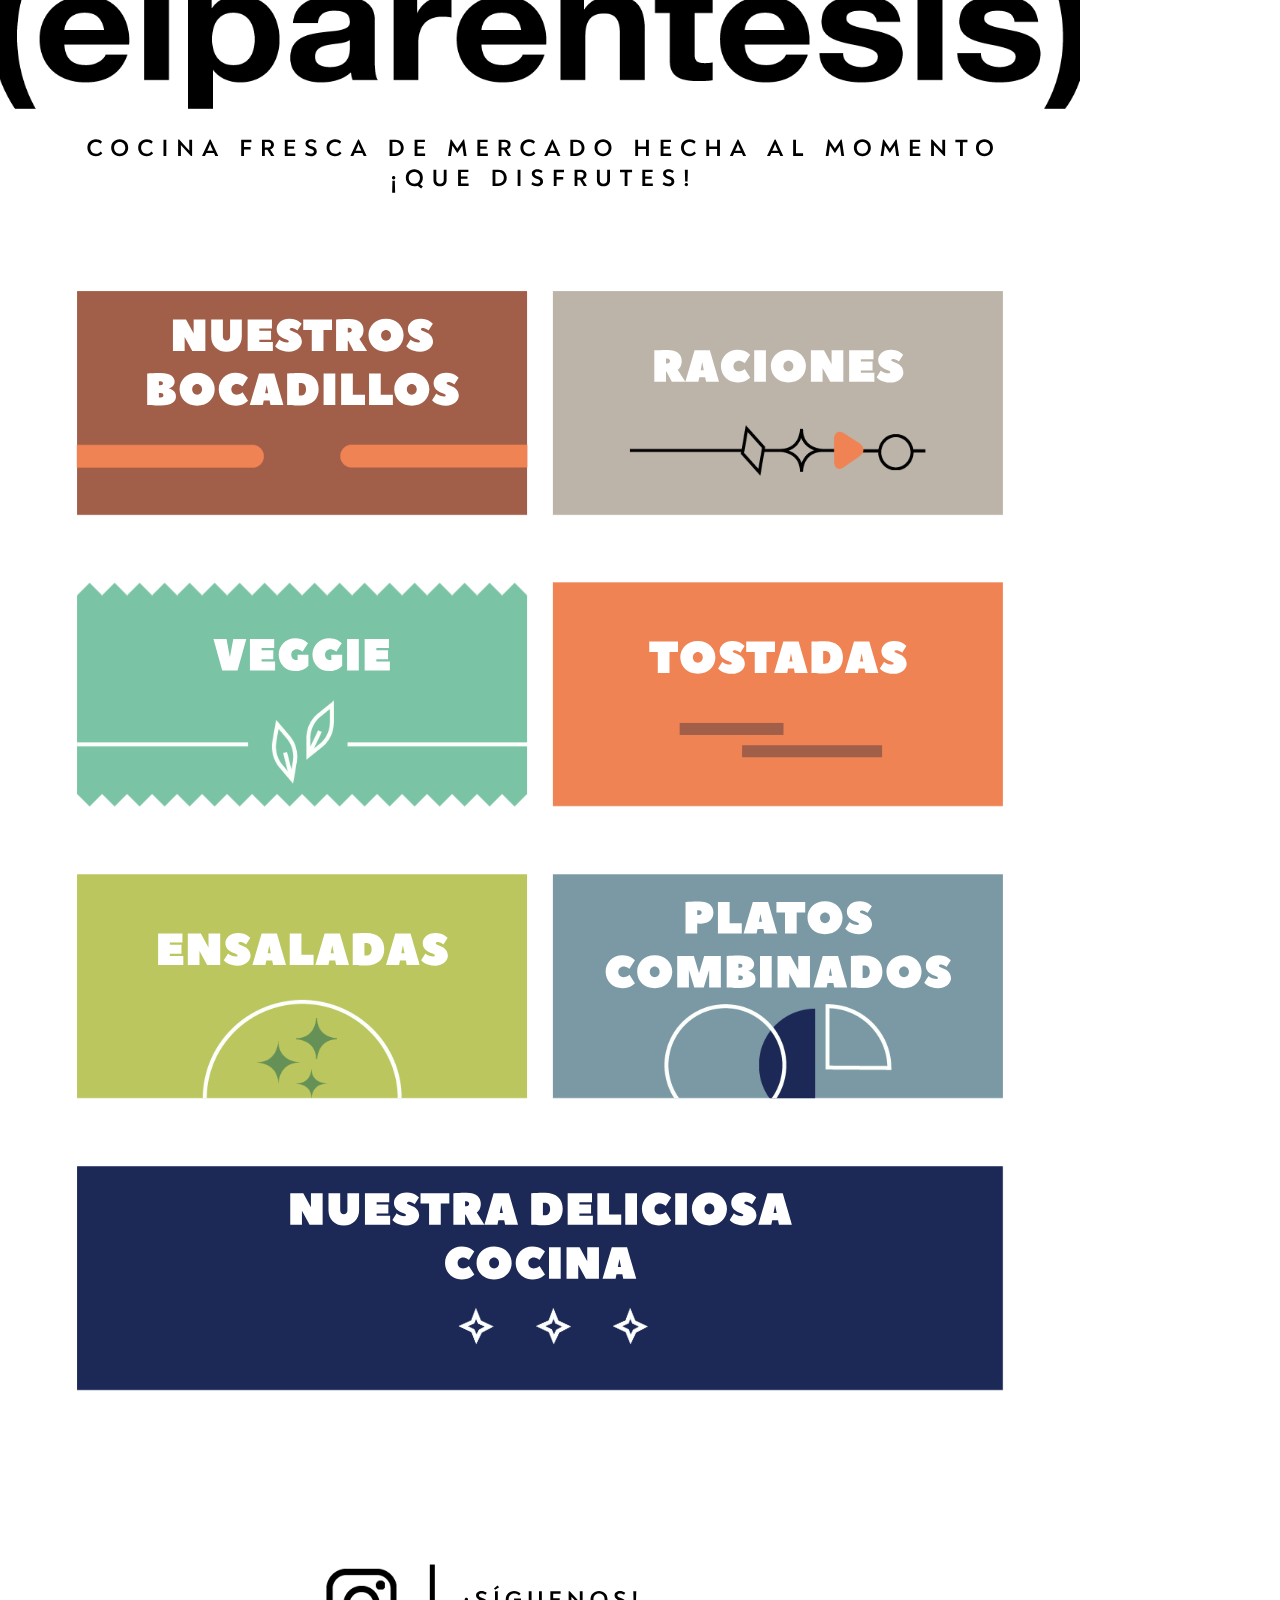
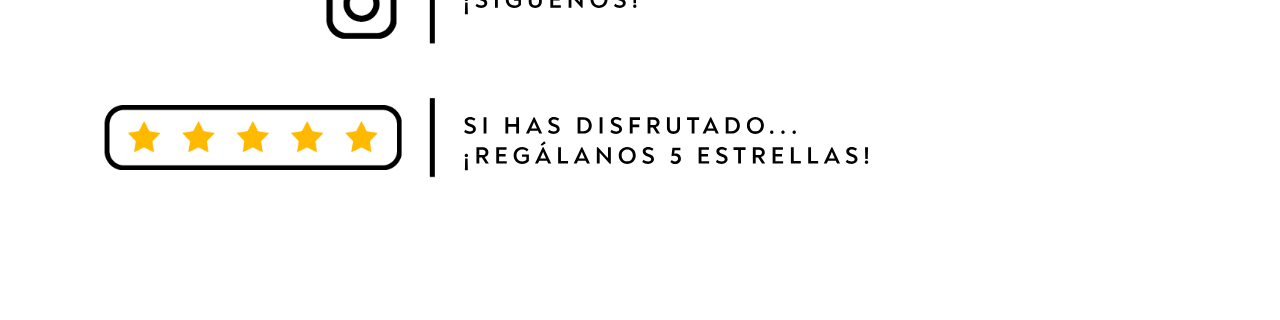
<file: publication-web-resources/html/publication.html>
<!DOCTYPE html>
<html xmlns="http://www.w3.org/1999/xhtml" lang="es-ES">
	<head>
		<style>
    /* Forzamos que el contenedor de Adobe sea flexible */
    html, body {
        margin: 0 !important;
        padding: 0 !important;
        width: 100% !important;
        height: 100% !important;
        overflow-x: hidden !important;
        -webkit-text-size-adjust: 100%;
    }

    /* El ID 'page-container' es el que usa Adobe para envolver tu carta */
    #page-container {
        transform-origin: 0 0 !important;
        position: absolute !important;
        left: 0 !important;
        top: 0 !important;
        display: block !important;
    }
</style>

<script>
    function forzarAjuste() {
        // Buscamos el contenedor principal de la carta
        const carta = document.getElementById('page-container');
        
        if (carta) {
            // Medimos cuánto mide tu diseño (ej: 800px) y cuánto el móvil (ej: 390px)
            const anchoCarta = carta.offsetWidth;
            const anchoPantalla = window.innerWidth;
            
            // Calculamos cuánto hay que encogerlo (ej: 0.48)
            const factorEscala = anchoPantalla / anchoCarta;

            // Aplicamos el encogimiento total
            carta.style.transform = "scale(" + factorEscala + ")";
            
            // Ajustamos el alto de la página para que el cliente pueda hacer scroll hasta el final
            document.body.style.height = (carta.offsetHeight * factorEscala) + "px";
        }
    }

    // Lo ejecutamos varias veces para asegurarnos de que Adobe no lo pise
    window.addEventListener('load', forzarAjuste);
    window.addEventListener('resize', forzarAjuste);
    setTimeout(forzarAjuste, 100);
    setTimeout(forzarAjuste, 1000); 
</script>

		<meta charset="utf-8" />
		<title>publication</title>
		<link href="../css/idGeneratedStyles.css" rel="stylesheet" type="text/css" />
		<script src="../script/idGeneratedScript.js" type="text/javascript"></script>
	</head>
	<body id="publication" onload="RegisterInteractiveHandlers();" style="width:1080px;height:1920px;background-color:transparent;">
		<div style="position:absolute;overflow:hidden;left:0px;top:0px;-webkit-transform:translate(0.00px,0.00px);-ms-transform:translate(0.00px,0.00px);transform:translate(0.00px,0.00px);width:1080.00px;height:1920.00px;background-color:white">
			<div id="_idContainer000" class="_idGenObjectStyle-Disabled">
				<img class="_idGenObjectAttribute-1 _idGenObjectAttribute-2" src="../image/11.png" alt="" />
			</div>
			<div id="_idContainer009" class="_idGenButton" data-clickactions="goToDestination(&apos;publication-2.html&apos;);">
				<div class="_idGen-Appearance-Normal" id="_idContainer008">
					<div id="_idContainer001" class="_idGenObjectStyle-Disabled">
						<img class="_idGenObjectAttribute-1 _idGenObjectAttribute-2" src="[data-uri]" alt="" />
					</div>
					<div id="_idContainer002">
						<svg version="1.1" xmlns="http://www.w3.org/2000/svg" xmlns:xlink="http://www.w3.org/1999/xlink" x="0%" y="0%" width="100%"	 height="100%" viewBox="0 0 446 102.039" preserveAspectRatio="xMidYMid slice" overflow="visible" xml:space="preserve"><clipPath id="clp_0_1" fill="none">	<path shape-rendering="crispEdges" stroke="#000000" d="M0,0h446v102.039H0V0"/></clipPath><g clip-path="url(#clp_0_1)" fill="none">	<path fill="#FEFFFE" d="M335.611,74.125c-9.9,0-13.95-5.4-13.95-5.4l4.275-6.75c0,0,3.15,2.925,7.65,2.925		c1.125,0,1.8-0.675,1.8-1.35c0-2.25-12.15-2.25-12.15-12.149c0-5.175,4.95-10.125,12.825-10.125c8.1,0,12.149,4.95,12.149,4.95		l-4.275,6.75c0,0-2.7-2.475-5.85-2.475c-1.125,0-1.8,0.675-1.8,1.35c0,2.25,12.149,2.25,12.149,12.15		C348.435,69.175,343.486,74.125,335.611,74.125 M233.462,74.125c-10.35,0-17.549-7.2-17.549-16.424		c0-9.225,7.2-16.424,17.549-16.424s17.549,7.2,17.549,16.424C251.011,66.925,243.811,74.125,233.462,74.125 M233.462,52.301		c-2.7,0-4.95,2.25-4.95,5.4c0,3.15,2.25,5.4,4.95,5.4s4.95-2.25,4.95-5.4C238.412,54.551,236.162,52.301,233.462,52.301		 M182.613,74.125c-9.45,0-16.649-7.2-16.649-16.424c0-9.225,7.2-16.424,16.649-16.424c8.55,0,12.599,4.95,12.599,4.95l-5.4,8.55		c0,0-2.7-2.475-5.85-2.475c-3.15,0-5.4,2.25-5.4,5.4c0,3.15,2.25,5.4,5.4,5.4c3.15,0,5.85-2.475,5.85-2.475l5.4,8.55		C195.212,69.175,191.162,74.125,182.613,74.125 M319.411,73.45h-25.199V41.951h24.299v9h-12.599v2.25h11.699v9h-11.699v2.25h13.499		V73.45 M288.36,73.45h-13.049l-7.65-13.95v13.95h-11.7V41.951h13.049l7.65,13.949V41.951h11.699V73.45 M210.962,73.45h-11.7V41.951		h11.7V73.45 M164.162,73.45h-13.049l-0.9-4.5h-5.85l-0.9,4.5h-13.049l9.225-31.499h15.299		C154.982,42.131,164.162,73.45,164.162,73.45 M147.288,53.651l-1.575,8.1h3.15L147.288,53.651 M130.412,73.45h-13.499l-5.4-10.35		h-0.45v10.35h-11.7V41.951c0,0,6.3-0.45,13.049-0.45c9.9,0,14.399,4.5,14.399,11.025c0,6.525-4.05,8.775-4.05,8.775L130.412,73.45		 M111.063,50.051v4.95h1.35c1.575,0,2.7-1.125,2.7-2.475c0-1.35-1.125-2.475-2.7-2.475H111.063"/></g></svg>					</div>
					<div id="_idContainer007">
						<div id="_idContainer005">
							<div id="_idContainer003" class="_idGenObjectStyle-Disabled">
								<img class="_idGenObjectAttribute-1 _idGenObjectAttribute-2" src="[data-uri]" alt="" />
							</div>
							<div id="_idContainer004" class="_idGenObjectStyle-Disabled">
								<img class="_idGenObjectAttribute-1 _idGenObjectAttribute-2" src="[data-uri]" alt="" />
							</div>
						</div>
						<div id="_idContainer006" class="Marco-gr-fico-b-sico _idGenObjectStyle-Disabled">
							<img class="_idGenObjectAttribute-1 _idGenObjectAttribute-2" src="[data-uri]" alt="" />
						</div>
					</div>
				</div>
			</div>
			<div id="_idContainer016" class="_idGenButton" data-clickactions="goToDestination(&apos;publication-4.html&apos;);">
				<div class="_idGen-Appearance-Normal" id="_idContainer015">
					<div id="_idContainer010" class="_idGenObjectStyle-Disabled">
						<img class="_idGenObjectAttribute-1 _idGenObjectAttribute-2" src="[data-uri]" alt="" />
					</div>
					<div id="_idContainer011">
						<svg version="1.1" xmlns="http://www.w3.org/2000/svg" xmlns:xlink="http://www.w3.org/1999/xlink" x="0%" y="0%" width="100%"	 height="100%" viewBox="0 0 422 102.039" preserveAspectRatio="xMidYMid slice" overflow="visible" xml:space="preserve"><clipPath id="clp_1_1" fill="none">	<path shape-rendering="crispEdges" stroke="#000000" d="M0,0h422v102.039H0V0"/></clipPath><g clip-path="url(#clp_1_1)" fill="none">	<path fill="#FEFFFE" d="M326.874,74.125c-9.9,0-13.949-5.4-13.949-5.4l4.275-6.75c0,0,3.15,2.925,7.65,2.925		c1.125,0,1.8-0.675,1.8-1.35c0-2.25-12.15-2.25-12.15-12.15c0-5.175,4.95-10.125,12.824-10.125c8.1,0,12.15,4.95,12.15,4.95		l-4.275,6.75c0,0-2.7-2.475-5.85-2.475c-1.125,0-1.8,0.675-1.8,1.35c0,2.25,12.15,2.25,12.15,12.15		C339.698,69.175,334.748,74.125,326.874,74.125 M165.1,74.125c-9.9,0-13.949-5.4-13.949-5.4l4.275-6.75c0,0,3.15,2.925,7.65,2.925		c1.125,0,1.8-0.675,1.8-1.35c0-2.25-12.15-2.25-12.15-12.15c0-5.175,4.95-10.125,12.824-10.125c8.1,0,12.15,4.95,12.15,4.95		l-4.275,6.75c0,0-2.7-2.475-5.85-2.475c-1.125,0-1.8,0.675-1.8,1.35c0,2.25,12.15,2.25,12.15,12.15		C177.924,69.175,172.974,74.125,165.1,74.125 M130.9,74.125c-10.35,0-17.549-7.2-17.549-16.424c0-9.225,7.2-16.424,17.549-16.424		s17.549,7.2,17.549,16.424C148.449,66.925,141.25,74.125,130.9,74.125 M130.9,52.301c-2.7,0-4.95,2.25-4.95,5.4s2.25,5.4,4.95,5.4		c2.7,0,4.95-2.25,4.95-5.4S133.6,52.301,130.9,52.301 M258.024,73.9c-7.2,0-13.499-0.45-13.499-0.45V41.951		c0,0,6.3-0.45,13.499-0.45c11.969,0,17.999,6.525,17.999,16.199S269.994,73.9,258.024,73.9 M256.224,51.401V64h1.8		c3.375,0,5.4-2.025,5.4-6.3c0-4.275-2.025-6.3-5.4-6.3H256.224 M311.573,73.45h-13.049l-0.9-4.5h-5.85l-0.9,4.5h-13.049		l9.225-31.499h15.299C302.394,42.131,311.573,73.45,311.573,73.45 M294.699,53.651l-1.575,8.1h3.15L294.699,53.651 M240.924,73.45		h-13.049l-0.9-4.5h-5.85l-0.9,4.5h-13.049l9.225-31.499h15.299C231.744,42.131,240.924,73.45,240.924,73.45 M224.05,53.651		l-1.575,8.1h3.15L224.05,53.651 M199.525,73.45h-11.7V52.301h-8.55v-10.35h28.799v10.35h-8.55V73.45 M102.55,73.45H90.85V52.301		h-8.55v-10.35h28.799v10.35h-8.55V73.45"/></g></svg>					</div>
					<div id="_idContainer014" class="Marco-gr-fico-b-sico _idGenObjectStyle-Disabled">
						<div id="_idContainer012" class="Marco-gr-fico-b-sico _idGenObjectStyle-Disabled">
							<img class="_idGenObjectAttribute-1 _idGenObjectAttribute-2" src="[data-uri]" alt="" />
						</div>
						<div id="_idContainer013" class="Marco-gr-fico-b-sico _idGenObjectStyle-Disabled">
							<img class="_idGenObjectAttribute-1 _idGenObjectAttribute-2" src="[data-uri]" alt="" />
						</div>
					</div>
				</div>
			</div>
			<div id="_idContainer067" class="_idGenButton" data-clickactions="goToDestination(&apos;publication-3.html&apos;);">
				<div class="_idGen-Appearance-Normal" id="_idContainer066">
					<div id="_idContainer064">
						<div id="_idContainer017" class="Marco-gr-fico-b-sico _idGenObjectStyle-Disabled">
							<img class="_idGenObjectAttribute-1 _idGenObjectAttribute-2" src="[data-uri]" alt="" />
						</div>
						<div id="_idContainer018">
							<svg version="1.1" xmlns="http://www.w3.org/2000/svg" xmlns:xlink="http://www.w3.org/1999/xlink" x="0%" y="0%" width="100%"	 height="100%" viewBox="0 0 426 102.039" preserveAspectRatio="xMidYMid slice" overflow="visible" xml:space="preserve"><clipPath id="clp_2_1" fill="none">	<path shape-rendering="crispEdges" stroke="#000000" d="M0,0h426v102.039H0V0"/></clipPath><g clip-path="url(#clp_2_1)" fill="none">	<path fill="#FEFFFE" d="M240,74.125c-9.45,0-16.649-7.2-16.649-16.424s7.2-16.424,16.649-16.424c8.55,0,12.599,4.95,12.599,4.95		l-5.4,8.55c0,0-2.7-2.475-5.85-2.475s-5.4,2.25-5.4,5.4s2.25,5.4,5.4,5.4c0.45,0,0.9,0,0.9,0v-5.4h10.8v11.024		C253.049,68.725,248.999,74.125,240,74.125 M206.25,74.125c-9.45,0-16.649-7.2-16.649-16.424s7.2-16.424,16.649-16.424		c8.55,0,12.6,4.95,12.6,4.95l-5.4,8.55c0,0-2.7-2.475-5.85-2.475c-3.15,0-5.4,2.25-5.4,5.4s2.25,5.4,5.4,5.4c0.45,0,0.9,0,0.9,0		v-5.4h10.8v11.024C219.299,68.725,215.25,74.125,206.25,74.125 M300.748,73.45h-25.199V41.951h24.299v9h-12.6v2.25h11.7v9h-11.7		v2.25h13.499V73.45 M269.699,73.45H258V41.951h11.699V73.45 M186,73.45h-25.199V41.951H185.1v9H172.5v2.25H184.2v9H172.5v2.25H186		V73.45 M148.425,73.45h-15.299l-8.775-31.499H137.4l3.375,18.449l3.375-18.449H157.2L148.425,73.45"/></g></svg>						</div>
						<div id="_idContainer039" class="Marco-gr-fico-b-sico _idGenObjectStyle-Disabled">
							<div id="_idContainer028" class="Marco-gr-fico-b-sico _idGenObjectStyle-Disabled">
								<div id="_idContainer019" class="Marco-gr-fico-b-sico _idGenObjectStyle-Disabled">
									<img class="_idGenObjectAttribute-1 _idGenObjectAttribute-2" src="[data-uri]" alt="" />
								</div>
								<div id="_idContainer020" class="Marco-gr-fico-b-sico _idGenObjectStyle-Disabled">
									<img class="_idGenObjectAttribute-1 _idGenObjectAttribute-2" src="[data-uri]" alt="" />
								</div>
								<div id="_idContainer021" class="Marco-gr-fico-b-sico _idGenObjectStyle-Disabled">
									<img class="_idGenObjectAttribute-1 _idGenObjectAttribute-2" src="[data-uri]" alt="" />
								</div>
								<div id="_idContainer022" class="Marco-gr-fico-b-sico _idGenObjectStyle-Disabled">
									<img class="_idGenObjectAttribute-1 _idGenObjectAttribute-2" src="[data-uri]" alt="" />
								</div>
								<div id="_idContainer023" class="Marco-gr-fico-b-sico _idGenObjectStyle-Disabled">
									<img class="_idGenObjectAttribute-1 _idGenObjectAttribute-2" src="[data-uri]" alt="" />
								</div>
								<div id="_idContainer024" class="Marco-gr-fico-b-sico _idGenObjectStyle-Disabled">
									<img class="_idGenObjectAttribute-1 _idGenObjectAttribute-2" src="[data-uri]" alt="" />
								</div>
								<div id="_idContainer025" class="Marco-gr-fico-b-sico _idGenObjectStyle-Disabled">
									<img class="_idGenObjectAttribute-1 _idGenObjectAttribute-2" src="[data-uri]" alt="" />
								</div>
								<div id="_idContainer026" class="Marco-gr-fico-b-sico _idGenObjectStyle-Disabled">
									<img class="_idGenObjectAttribute-1 _idGenObjectAttribute-2" src="[data-uri]" alt="" />
								</div>
								<div id="_idContainer027" class="Marco-gr-fico-b-sico _idGenObjectStyle-Disabled">
									<img class="_idGenObjectAttribute-1 _idGenObjectAttribute-2" src="[data-uri]" alt="" />
								</div>
							</div>
							<div id="_idContainer038" class="Marco-gr-fico-b-sico _idGenObjectStyle-Disabled">
								<div id="_idContainer029" class="Marco-gr-fico-b-sico _idGenObjectStyle-Disabled">
									<img class="_idGenObjectAttribute-1 _idGenObjectAttribute-2" src="[data-uri]" alt="" />
								</div>
								<div id="_idContainer030" class="Marco-gr-fico-b-sico _idGenObjectStyle-Disabled">
									<img class="_idGenObjectAttribute-1 _idGenObjectAttribute-2" src="[data-uri]" alt="" />
								</div>
								<div id="_idContainer031" class="Marco-gr-fico-b-sico _idGenObjectStyle-Disabled">
									<img class="_idGenObjectAttribute-1 _idGenObjectAttribute-2" src="[data-uri]" alt="" />
								</div>
								<div id="_idContainer032" class="Marco-gr-fico-b-sico _idGenObjectStyle-Disabled">
									<img class="_idGenObjectAttribute-1 _idGenObjectAttribute-2" src="[data-uri]" alt="" />
								</div>
								<div id="_idContainer033" class="Marco-gr-fico-b-sico _idGenObjectStyle-Disabled">
									<img class="_idGenObjectAttribute-1 _idGenObjectAttribute-2" src="[data-uri]" alt="" />
								</div>
								<div id="_idContainer034" class="Marco-gr-fico-b-sico _idGenObjectStyle-Disabled">
									<img class="_idGenObjectAttribute-1 _idGenObjectAttribute-2" src="[data-uri]" alt="" />
								</div>
								<div id="_idContainer035" class="Marco-gr-fico-b-sico _idGenObjectStyle-Disabled">
									<img class="_idGenObjectAttribute-1 _idGenObjectAttribute-2" src="[data-uri]" alt="" />
								</div>
								<div id="_idContainer036" class="Marco-gr-fico-b-sico _idGenObjectStyle-Disabled">
									<img class="_idGenObjectAttribute-1 _idGenObjectAttribute-2" src="[data-uri]" alt="" />
								</div>
								<div id="_idContainer037" class="Marco-gr-fico-b-sico _idGenObjectStyle-Disabled">
									<img class="_idGenObjectAttribute-1 _idGenObjectAttribute-2" src="[data-uri]" alt="" />
								</div>
							</div>
						</div>
						<div id="_idContainer060" class="Marco-gr-fico-b-sico _idGenObjectStyle-Disabled">
							<div id="_idContainer049" class="Marco-gr-fico-b-sico _idGenObjectStyle-Disabled">
								<div id="_idContainer040" class="Marco-gr-fico-b-sico _idGenObjectStyle-Disabled">
									<img class="_idGenObjectAttribute-1 _idGenObjectAttribute-2" src="[data-uri]" alt="" />
								</div>
								<div id="_idContainer041" class="Marco-gr-fico-b-sico _idGenObjectStyle-Disabled">
									<img class="_idGenObjectAttribute-1 _idGenObjectAttribute-2" src="[data-uri]" alt="" />
								</div>
								<div id="_idContainer042" class="Marco-gr-fico-b-sico _idGenObjectStyle-Disabled">
									<img class="_idGenObjectAttribute-1 _idGenObjectAttribute-2" src="[data-uri]" alt="" />
								</div>
								<div id="_idContainer043" class="Marco-gr-fico-b-sico _idGenObjectStyle-Disabled">
									<img class="_idGenObjectAttribute-1 _idGenObjectAttribute-2" src="[data-uri]" alt="" />
								</div>
								<div id="_idContainer044" class="Marco-gr-fico-b-sico _idGenObjectStyle-Disabled">
									<img class="_idGenObjectAttribute-1 _idGenObjectAttribute-2" src="[data-uri]" alt="" />
								</div>
								<div id="_idContainer045" class="Marco-gr-fico-b-sico _idGenObjectStyle-Disabled">
									<img class="_idGenObjectAttribute-1 _idGenObjectAttribute-2" src="[data-uri]" alt="" />
								</div>
								<div id="_idContainer046" class="Marco-gr-fico-b-sico _idGenObjectStyle-Disabled">
									<img class="_idGenObjectAttribute-1 _idGenObjectAttribute-2" src="[data-uri]" alt="" />
								</div>
								<div id="_idContainer047" class="Marco-gr-fico-b-sico _idGenObjectStyle-Disabled">
									<img class="_idGenObjectAttribute-1 _idGenObjectAttribute-2" src="[data-uri]" alt="" />
								</div>
								<div id="_idContainer048" class="Marco-gr-fico-b-sico _idGenObjectStyle-Disabled">
									<img class="_idGenObjectAttribute-1 _idGenObjectAttribute-2" src="[data-uri]" alt="" />
								</div>
							</div>
							<div id="_idContainer059" class="Marco-gr-fico-b-sico _idGenObjectStyle-Disabled">
								<div id="_idContainer050" class="Marco-gr-fico-b-sico _idGenObjectStyle-Disabled">
									<img class="_idGenObjectAttribute-1 _idGenObjectAttribute-2" src="[data-uri]" alt="" />
								</div>
								<div id="_idContainer051" class="Marco-gr-fico-b-sico _idGenObjectStyle-Disabled">
									<img class="_idGenObjectAttribute-1 _idGenObjectAttribute-2" src="[data-uri]" alt="" />
								</div>
								<div id="_idContainer052" class="Marco-gr-fico-b-sico _idGenObjectStyle-Disabled">
									<img class="_idGenObjectAttribute-1 _idGenObjectAttribute-2" src="[data-uri]" alt="" />
								</div>
								<div id="_idContainer053" class="Marco-gr-fico-b-sico _idGenObjectStyle-Disabled">
									<img class="_idGenObjectAttribute-1 _idGenObjectAttribute-2" src="[data-uri]" alt="" />
								</div>
								<div id="_idContainer054" class="Marco-gr-fico-b-sico _idGenObjectStyle-Disabled">
									<img class="_idGenObjectAttribute-1 _idGenObjectAttribute-2" src="[data-uri]" alt="" />
								</div>
								<div id="_idContainer055" class="Marco-gr-fico-b-sico _idGenObjectStyle-Disabled">
									<img class="_idGenObjectAttribute-1 _idGenObjectAttribute-2" src="[data-uri]" alt="" />
								</div>
								<div id="_idContainer056" class="Marco-gr-fico-b-sico _idGenObjectStyle-Disabled">
									<img class="_idGenObjectAttribute-1 _idGenObjectAttribute-2" src="[data-uri]" alt="" />
								</div>
								<div id="_idContainer057" class="Marco-gr-fico-b-sico _idGenObjectStyle-Disabled">
									<img class="_idGenObjectAttribute-1 _idGenObjectAttribute-2" src="[data-uri]" alt="" />
								</div>
								<div id="_idContainer058" class="Marco-gr-fico-b-sico _idGenObjectStyle-Disabled">
									<img class="_idGenObjectAttribute-1 _idGenObjectAttribute-2" src="[data-uri]" alt="" />
								</div>
							</div>
						</div>
						<div id="_idContainer063">
							<div id="_idContainer061" class="Marco-gr-fico-b-sico _idGenObjectStyle-Disabled">
								<img class="_idGenObjectAttribute-1 _idGenObjectAttribute-2" src="[data-uri]" alt="" />
							</div>
							<div id="_idContainer062" class="Marco-gr-fico-b-sico _idGenObjectStyle-Disabled">
								<img class="_idGenObjectAttribute-1 _idGenObjectAttribute-2" src="[data-uri]" alt="" />
							</div>
						</div>
					</div>
					<div id="_idContainer065" class="Marco-gr-fico-b-sico _idGenObjectStyle-Disabled">
						<img class="_idGenObjectAttribute-1 _idGenObjectAttribute-2" src="[data-uri]" alt="" />
					</div>
				</div>
			</div>
			<div id="_idContainer078" class="_idGenButton" data-clickactions="goToDestination(&apos;publication-5.html&apos;);">
				<div class="_idGen-Appearance-Normal" id="_idContainer077">
					<div id="_idContainer070">
						<div id="_idContainer068" class="_idGenObjectStyle-Disabled">
							<img class="_idGenObjectAttribute-1 _idGenObjectAttribute-2" src="[data-uri]" alt="" />
						</div>
						<div id="_idContainer069">
							<svg version="1.1" xmlns="http://www.w3.org/2000/svg" xmlns:xlink="http://www.w3.org/1999/xlink" x="0%" y="0%" width="100%"	 height="100%" viewBox="0 0 416 102.039" preserveAspectRatio="xMidYMid slice" overflow="visible" xml:space="preserve"><clipPath id="clp_3_1" fill="none">	<path shape-rendering="crispEdges" stroke="#000000" d="M0,0h416v102.039H0V0"/></clipPath><g clip-path="url(#clp_3_1)" fill="none">	<path fill="#FEFFFE" d="M340.973,74.125c-9.9,0-13.949-5.4-13.949-5.4l4.275-6.75c0,0,3.15,2.925,7.65,2.925		c1.125,0,1.8-0.675,1.8-1.35c0-2.25-12.149-2.25-12.149-12.149c0-5.175,4.95-10.125,12.824-10.125c8.1,0,12.149,4.95,12.149,4.95		l-4.275,6.75c0,0-2.7-2.475-5.85-2.475c-1.125,0-1.8,0.675-1.8,1.35c0,2.25,12.15,2.25,12.15,12.15		C353.798,69.175,348.848,74.125,340.973,74.125 M143.65,74.125c-9.9,0-13.949-5.4-13.949-5.4l4.275-6.75c0,0,3.15,2.925,7.65,2.925		c1.125,0,1.8-0.675,1.8-1.35c0-2.25-12.15-2.25-12.15-12.149c0-5.175,4.95-10.125,12.824-10.125c8.1,0,12.15,4.95,12.15,4.95		l-4.275,6.75c0,0-2.7-2.475-5.85-2.475c-1.125,0-1.8,0.675-1.8,1.35c0,2.25,12.149,2.25,12.149,12.15		C156.475,69.175,151.525,74.125,143.65,74.125 M272.124,73.9c-7.2,0-13.5-0.45-13.5-0.45V41.951c0,0,6.3-0.45,13.5-0.45		c11.969,0,17.999,6.525,17.999,16.199S284.093,73.9,272.124,73.9 M270.324,51.401V64h1.8c3.375,0,5.4-2.025,5.4-6.3		s-2.025-6.3-5.4-6.3H270.324 M325.673,73.45h-13.05l-0.9-4.5h-5.85l-0.9,4.5h-13.049l9.225-31.499h15.299		C316.493,42.131,325.673,73.45,325.673,73.45 M308.798,53.651l-1.575,8.1h3.15L308.798,53.651 M255.023,73.45h-13.049l-0.9-4.5		h-5.85l-0.9,4.5h-13.049l9.225-31.499h15.299C245.844,42.131,255.023,73.45,255.023,73.45 M238.149,53.651l-1.575,8.1h3.15		L238.149,53.651 M219.474,73.45h-23.849V41.951h11.7V63.1h12.149V73.45 M192.024,73.45h-13.05l-0.9-4.5h-5.85l-0.9,4.5h-13.049		l9.225-31.499H182.8C182.845,42.131,192.024,73.45,192.024,73.45 M175.15,53.651l-1.575,8.1h3.15L175.15,53.651 M126.1,73.45		h-13.05L105.4,59.5v13.95h-11.7V41.951h13.05L114.4,55.9V41.951h11.7V73.45 M89.2,73.45H64.001V41.951H88.3v9h-12.6v2.25h11.7v9		h-11.7v2.25h13.5V73.45"/></g></svg>						</div>
					</div>
					<div id="_idContainer072">
						<div class="_idGenObjectAttribute-3">
							<div id="_idContainer071" class="Marco-gr-fico-b-sico _idGenObjectStyle-Disabled">
								<img class="_idGenObjectAttribute-1 _idGenObjectAttribute-2" src="[data-uri]" alt="" />
							</div>
						</div>
					</div>
					<div id="_idContainer076">
						<div id="_idContainer073" class="Marco-gr-fico-b-sico _idGenObjectStyle-Disabled">
							<img class="_idGenObjectAttribute-1 _idGenObjectAttribute-2" src="[data-uri]" alt="" />
						</div>
						<div id="_idContainer074" class="Marco-gr-fico-b-sico _idGenObjectStyle-Disabled">
							<img class="_idGenObjectAttribute-1 _idGenObjectAttribute-2" src="[data-uri]" alt="" />
						</div>
						<div id="_idContainer075" class="Marco-gr-fico-b-sico _idGenObjectStyle-Disabled">
							<img class="_idGenObjectAttribute-1 _idGenObjectAttribute-2" src="[data-uri]" alt="" />
						</div>
					</div>
				</div>
			</div>
			<div id="_idContainer088" class="_idGenButton" data-clickactions="goToDestination(&apos;publication-6.html&apos;);">
				<div class="_idGen-Appearance-Normal" id="_idContainer087">
					<div id="_idContainer081">
						<div id="_idContainer079" class="_idGenObjectStyle-Disabled">
							<img class="_idGenObjectAttribute-1 _idGenObjectAttribute-2" src="[data-uri]" alt="" />
						</div>
						<div id="_idContainer080">
							<svg version="1.1" xmlns="http://www.w3.org/2000/svg" xmlns:xlink="http://www.w3.org/1999/xlink" x="0%" y="0%" width="100%"	 height="100%" viewBox="0 0 446.498 146" preserveAspectRatio="xMidYMid slice" overflow="visible" xml:space="preserve"><clipPath id="clp_4_1" fill="none">	<path shape-rendering="crispEdges" stroke="#000000" d="M0,0h446.498v146H0V0"/></clipPath><g clip-path="url(#clp_4_1)" fill="none">	<path fill="#FEFFFE" d="M295.648,74.125c-9.9,0-13.949-5.4-13.949-5.4l4.275-6.75c0,0,3.15,2.925,7.65,2.925		c1.125,0,1.8-0.675,1.8-1.35c0-2.25-12.15-2.25-12.15-12.15c0-5.175,4.95-10.125,12.824-10.125c8.1,0,12.15,4.95,12.15,4.95		l-4.275,6.75c0,0-2.7-2.475-5.85-2.475c-1.125,0-1.8,0.675-1.8,1.35c0,2.25,12.15,2.25,12.15,12.15		C308.472,69.175,303.523,74.125,295.648,74.125 M261.448,74.125c-10.35,0-17.549-7.2-17.549-16.424s7.2-16.424,17.549-16.424		s17.549,7.2,17.549,16.424S271.798,74.125,261.448,74.125 M261.448,52.301c-2.7,0-4.95,2.25-4.95,5.4c0,3.15,2.25,5.4,4.95,5.4		c2.7,0,4.95-2.25,4.95-5.4C266.398,54.551,264.148,52.301,261.448,52.301 M233.098,73.45h-11.699V52.301h-8.55v-10.35h28.799v10.35		h-8.55V73.45 M213.748,73.45h-13.049l-0.9-4.5h-5.85l-0.9,4.5h-13.049l9.225-31.499h15.299		C204.568,42.131,213.748,73.45,213.748,73.45 M196.874,53.651l-1.575,8.1h3.15L196.874,53.651 M178.199,73.45H154.35V41.951h11.7		V63.1h12.15V73.45 M133.65,73.45h-11.7V41.951c0,0,6.3-0.45,13.499-0.45c9.9,0,14.399,4.5,14.399,11.025s-4.5,11.025-12.15,11.025		c-1.8,0-4.05-0.225-4.05-0.225V73.45 M133.65,50.051v4.95h1.8c1.575,0,2.7-1.125,2.7-2.475c0-1.35-1.125-2.475-2.7-2.475H133.65"/>	<path fill="#FEFFFE" d="M374.622,128.125c-9.9,0-13.949-5.4-13.949-5.4l4.275-6.75c0,0,3.15,2.925,7.65,2.925		c1.125,0,1.8-0.675,1.8-1.35c0-2.25-12.15-2.25-12.15-12.15c0-5.175,4.95-10.125,12.825-10.125c8.1,0,12.15,4.95,12.15,4.95		l-4.275,6.75c0,0-2.7-2.475-5.85-2.475c-1.125,0-1.8,0.675-1.8,1.35c0,2.25,12.15,2.25,12.15,12.15		C387.447,123.175,382.497,128.125,374.622,128.125 M340.423,128.125c-10.35,0-17.549-7.2-17.549-16.424		c0-9.225,7.2-16.424,17.549-16.424c10.35,0,17.549,7.2,17.549,16.424C357.972,120.925,350.772,128.125,340.423,128.125		 M340.423,106.301c-2.7,0-4.95,2.25-4.95,5.4c0,3.15,2.25,5.4,4.95,5.4c2.7,0,4.95-2.25,4.95-5.4		C345.373,108.55,343.123,106.301,340.423,106.301 M91.125,128.125c-10.35,0-17.549-7.2-17.549-16.424		c0-9.225,7.2-16.424,17.549-16.424s17.549,7.2,17.549,16.424C108.675,120.925,101.475,128.125,91.125,128.125 M91.125,106.301		c-2.7,0-4.95,2.25-4.95,5.4c0,3.15,2.25,5.4,4.95,5.4c2.7,0,4.95-2.25,4.95-5.4C96.075,108.55,93.825,106.301,91.125,106.301		 M58.725,128.125c-9.45,0-16.649-7.2-16.649-16.424c0-9.225,7.2-16.424,16.649-16.424c8.55,0,12.6,4.95,12.6,4.95l-5.4,8.55		c0,0-2.7-2.475-5.85-2.475c-3.15,0-5.4,2.25-5.4,5.4c0,3.15,2.25,5.4,5.4,5.4c3.15,0,5.85-2.475,5.85-2.475l5.4,8.55		C71.325,123.175,67.275,128.125,58.725,128.125 M300.823,127.9c-7.2,0-13.5-0.45-13.5-0.45V95.951c0,0,6.3-0.45,13.5-0.45		c11.969,0,17.999,6.525,17.999,16.199C318.823,121.375,312.793,127.9,300.823,127.9 M299.023,105.401V118h1.8		c3.375,0,5.4-2.025,5.4-6.3c0-4.275-2.025-6.3-5.4-6.3H299.023 M176.625,127.9c-7.2,0-13.499-0.45-13.499-0.45V95.951		c0,0,6.3-0.45,13.274-0.45c10.125,0,14.174,4.05,14.174,8.775c0,5.4-5.85,6.525-5.85,6.525v0.225c0,0,7.2,1.125,7.2,7.875		C191.924,123.85,187.874,127.9,176.625,127.9 M174.825,115.3v4.5c0,0,0.9,0,1.8,0c1.8,0,2.7-0.9,2.7-2.25c0-1.35-0.9-2.25-2.7-2.25		H174.825 M174.825,103.601v4.05h1.575c1.575,0,2.475-0.9,2.475-2.025s-0.9-2.025-2.475-2.025H174.825 M283.723,127.45h-13.049		l-0.9-4.5h-5.85l-0.9,4.5h-13.049l9.225-31.499h15.299C274.543,96.131,283.723,127.45,283.723,127.45 M266.849,107.651l-1.575,8.1		h3.15L266.849,107.651 M246.373,127.45h-13.049l-7.65-13.949v13.949h-11.699V95.951h13.049l7.65,13.949V95.951h11.699V127.45		 M208.125,127.45h-11.699V95.951h11.699V127.45 M157.274,127.45h-11.699v-17.549l-5.4,17.549h-9.45l-5.4-17.549v17.549h-11.699		V95.951h16.649l5.175,17.099l5.175-17.099h16.649V127.45"/></g></svg>						</div>
					</div>
					<div id="_idContainer086" class="Marco-gr-fico-b-sico _idGenObjectStyle-Disabled">
						<div class="_idGenObjectAttribute-4">
							<div id="_idContainer085">
								<div id="_idContainer082" class="Marco-gr-fico-b-sico _idGenObjectStyle-Disabled">
									<img class="_idGenObjectAttribute-1 _idGenObjectAttribute-2" src="[data-uri]" alt="" />
								</div>
								<div id="_idContainer083" class="_idGenObjectStyle-Disabled">
									<img class="_idGenObjectAttribute-1 _idGenObjectAttribute-2" src="[data-uri]" alt="" />
								</div>
								<div id="_idContainer084" class="Marco-gr-fico-b-sico _idGenObjectStyle-Disabled">
									<img class="_idGenObjectAttribute-1 _idGenObjectAttribute-2" src="[data-uri]" alt="" />
								</div>
							</div>
						</div>
					</div>
				</div>
			</div>
			<div id="_idContainer096" class="_idGenButton" data-clickactions="goToDestination(&apos;publication-1.html&apos;);">
				<div class="_idGen-Appearance-Normal" id="_idContainer095">
					<div id="_idContainer093">
						<div id="_idContainer091">
							<div id="_idContainer089" class="Marco-gr-fico-b-sico _idGenObjectStyle-Disabled">
								<img class="_idGenObjectAttribute-1 _idGenObjectAttribute-2" src="[data-uri]" alt="" />
							</div>
							<div id="_idContainer090">
								<svg version="1.1" xmlns="http://www.w3.org/2000/svg" xmlns:xlink="http://www.w3.org/1999/xlink" x="0%" y="0%" width="100%"	 height="100%" viewBox="0 0 428.76 146" preserveAspectRatio="xMidYMid slice" overflow="visible" xml:space="preserve"><clipPath id="clp_5_1" fill="none">	<path shape-rendering="crispEdges" stroke="#000000" d="M0,0h428.761v146H0V0"/></clipPath><g clip-path="url(#clp_5_1)" fill="none">	<path fill="#FEFFFE" d="M331.124,74.125c-9.9,0-13.949-5.4-13.949-5.4l4.275-6.75c0,0,3.15,2.925,7.65,2.925		c1.125,0,1.8-0.675,1.8-1.35c0-2.25-12.15-2.25-12.15-12.15c0-5.175,4.95-10.125,12.824-10.125c8.1,0,12.15,4.95,12.15,4.95		l-4.275,6.75c0,0-2.7-2.475-5.85-2.475c-1.125,0-1.8,0.675-1.8,1.35c0,2.25,12.149,2.25,12.149,12.149		C343.948,69.175,338.998,74.125,331.124,74.125 M296.924,74.125c-10.35,0-17.549-7.2-17.549-16.424		c0-9.225,7.2-16.424,17.549-16.424c10.35,0,17.549,7.2,17.549,16.424C314.473,66.925,307.274,74.125,296.924,74.125		 M296.924,52.301c-2.7,0-4.95,2.25-4.95,5.4c0,3.15,2.25,5.4,4.95,5.4s4.95-2.25,4.95-5.4		C301.874,54.55,299.624,52.301,296.924,52.301 M199.949,74.125c-9.9,0-13.949-5.4-13.949-5.4l4.275-6.75c0,0,3.15,2.925,7.65,2.925		c1.125,0,1.8-0.675,1.8-1.35c0-2.25-12.15-2.25-12.15-12.15c0-5.175,4.95-10.125,12.824-10.125c8.1,0,12.15,4.95,12.15,4.95		l-4.275,6.75c0,0-2.7-2.475-5.85-2.475c-1.125,0-1.8,0.675-1.8,1.35c0,2.25,12.149,2.25,12.149,12.149		C212.774,69.175,207.824,74.125,199.949,74.125 M137.4,74.125c-9,0-15.299-6.3-15.299-15.299V41.951H133.8v16.874		c0,2.475,1.575,4.05,3.6,4.05c2.025,0,3.6-1.575,3.6-4.05V41.951h11.699v16.874C152.699,67.825,146.4,74.125,137.4,74.125		 M278.024,73.45h-13.499l-5.4-10.35h-0.45v10.35h-11.699V41.951c0,0,6.3-0.45,13.049-0.45c9.9,0,14.399,4.5,14.399,11.025		s-4.05,8.775-4.05,8.775L278.024,73.45 M258.674,50.051v4.95h1.35c1.575,0,2.7-1.125,2.7-2.475s-1.125-2.475-2.7-2.475H258.674		 M234.374,73.45h-11.699V52.301h-8.55v-10.35h28.799v10.35h-8.55V73.45 M183.749,73.45H158.55V41.951h24.299v9h-12.6v2.25h11.699v9		H170.25v2.25h13.499V73.45 M116.249,73.45H103.2L95.55,59.5V73.45H83.851V41.951H96.9l7.65,13.949V41.951h11.699V73.45"/>	<path fill="#FEFFFE" d="M356.885,128.125c-9.9,0-13.949-5.4-13.949-5.4l4.275-6.75c0,0,3.15,2.925,7.65,2.925		c1.125,0,1.8-0.675,1.8-1.35c0-2.25-12.15-2.25-12.15-12.15c0-5.175,4.95-10.125,12.825-10.125c8.1,0,12.149,4.95,12.149,4.95		l-4.275,6.75c0,0-2.7-2.475-5.85-2.475c-1.125,0-1.8,0.675-1.8,1.35c0,2.25,12.149,2.25,12.149,12.15		C369.709,123.175,364.759,128.125,356.885,128.125 M322.685,128.125c-10.35,0-17.549-7.2-17.549-16.424s7.2-16.424,17.549-16.424		s17.549,7.2,17.549,16.424S333.035,128.125,322.685,128.125 M322.685,106.301c-2.7,0-4.95,2.25-4.95,5.4s2.25,5.4,4.95,5.4		c2.7,0,4.95-2.25,4.95-5.4S325.385,106.301,322.685,106.301 M146.288,128.125c-9.45,0-16.649-7.2-16.649-16.424		s7.2-16.424,16.649-16.424c8.55,0,12.599,4.95,12.599,4.95l-5.4,8.55c0,0-2.7-2.475-5.85-2.475s-5.4,2.25-5.4,5.4s2.25,5.4,5.4,5.4		s5.85-2.475,5.85-2.475l5.4,8.55C158.888,123.175,154.838,128.125,146.288,128.125 M108.039,128.125		c-10.35,0-17.549-7.2-17.549-16.424s7.2-16.424,17.549-16.424c10.35,0,17.549,7.2,17.549,16.424S118.388,128.125,108.039,128.125		 M108.039,106.301c-2.7,0-4.95,2.25-4.95,5.4s2.25,5.4,4.95,5.4c2.7,0,4.95-2.25,4.95-5.4S110.739,106.301,108.039,106.301		 M211.537,127.9c-7.2,0-13.499-0.45-13.499-0.45V95.951c0,0,6.3-0.45,13.499-0.45c11.97,0,17.999,6.525,17.999,16.199		S223.507,127.9,211.537,127.9 M209.737,105.401V118h1.8c3.375,0,5.4-2.025,5.4-6.3s-2.025-6.3-5.4-6.3H209.737 M71.589,127.9		c-7.2,0-13.5-0.45-13.5-0.45V95.951c0,0,6.3-0.45,13.275-0.45c10.125,0,14.174,4.05,14.174,8.775c0,5.4-5.85,6.525-5.85,6.525		v0.225c0,0,7.2,1.125,7.2,7.875C86.888,123.85,82.839,127.9,71.589,127.9 M69.789,115.3v4.5c0,0,0.9,0,1.8,0		c1.8,0,2.7-0.9,2.7-2.25c0-1.35-0.9-2.25-2.7-2.25H69.789 M69.789,103.601v4.05h1.575c1.575,0,2.475-0.9,2.475-2.025		s-0.9-2.025-2.475-2.025H69.789 M303.785,127.45h-23.849V95.951h11.699V117.1h12.15V127.45 M275.886,127.45h-23.849V95.951h11.7		V117.1h12.149V127.45 M246.187,127.45h-11.699V95.951h11.699V127.45 M194.437,127.45h-13.05l-0.9-4.5h-5.85l-0.9,4.5h-13.049		l9.225-31.499h15.299C185.257,96.131,194.437,127.45,194.437,127.45 M177.563,107.651l-1.575,8.1h3.15L177.563,107.651"/></g></svg>							</div>
						</div>
						<div id="_idContainer092" class="_idGenObjectStyle-Disabled">
							<img class="_idGenObjectAttribute-1 _idGenObjectAttribute-2" src="[data-uri]" alt="" />
						</div>
					</div>
					<div id="_idContainer094" class="_idGenObjectStyle-Disabled">
						<img class="_idGenObjectAttribute-1 _idGenObjectAttribute-2" src="[data-uri]" alt="" />
					</div>
				</div>
			</div>
			<div id="_idContainer105" class="_idGenButton" data-clickactions="goToDestination(&apos;publication-7.html&apos;);">
				<div class="_idGen-Appearance-Normal" id="_idContainer104">
					<div id="_idContainer099">
						<div id="_idContainer097" class="_idGenObjectStyle-Disabled">
							<img class="_idGenObjectAttribute-1 _idGenObjectAttribute-2" src="[data-uri]" alt="" />
						</div>
						<div id="_idContainer098">
							<svg version="1.1" xmlns="http://www.w3.org/2000/svg" xmlns:xlink="http://www.w3.org/1999/xlink" x="0%" y="0%" width="100%"	 height="100%" viewBox="0 0 927.882 146" preserveAspectRatio="xMidYMid slice" overflow="visible" xml:space="preserve"><clipPath id="clp_6_1" fill="none">	<path shape-rendering="crispEdges" stroke="#000000" d="M0,0h927.882v146H0V0"/></clipPath><g clip-path="url(#clp_6_1)" fill="none">	<path fill="#FEFFFE" d="M667.563,74.125c-9.9,0-13.949-5.4-13.949-5.4l4.275-6.75c0,0,3.15,2.925,7.65,2.925		c1.125,0,1.8-0.675,1.8-1.35c0-2.25-12.15-2.25-12.15-12.149c0-5.175,4.95-10.125,12.825-10.125c8.1,0,12.15,4.95,12.15,4.95		l-4.275,6.75c0,0-2.7-2.475-5.85-2.475c-1.125,0-1.8,0.675-1.8,1.35c0,2.25,12.149,2.25,12.149,12.149		C680.388,69.175,675.438,74.125,667.563,74.125 M633.364,74.125c-10.35,0-17.549-7.2-17.549-16.424		c0-9.225,7.2-16.424,17.549-16.424c10.349,0,17.549,7.2,17.549,16.424C650.913,66.925,643.713,74.125,633.364,74.125		 M633.364,52.301c-2.7,0-4.95,2.25-4.95,5.4c0,3.15,2.25,5.4,4.95,5.4c2.7,0,4.95-2.25,4.95-5.4		C638.314,54.55,636.064,52.301,633.364,52.301 M582.515,74.125c-9.45,0-16.649-7.2-16.649-16.424c0-9.225,7.2-16.424,16.649-16.424		c8.55,0,12.6,4.95,12.6,4.95l-5.4,8.55c0,0-2.7-2.475-5.85-2.475c-3.15,0-5.4,2.25-5.4,5.4c0,3.15,2.25,5.4,5.4,5.4		c3.15,0,5.85-2.475,5.85-2.475l5.4,8.55C595.114,69.175,591.064,74.125,582.515,74.125 M330.292,74.125		c-9.9,0-13.949-5.4-13.949-5.4l4.275-6.75c0,0,3.15,2.925,7.65,2.925c1.125,0,1.8-0.675,1.8-1.35c0-2.25-12.149-2.25-12.149-12.149		c0-5.175,4.95-10.125,12.824-10.125c8.1,0,12.15,4.95,12.15,4.95l-4.275,6.75c0,0-2.7-2.475-5.85-2.475		c-1.125,0-1.8,0.675-1.8,1.35c0,2.25,12.149,2.25,12.149,12.149C343.117,69.175,338.167,74.125,330.292,74.125 M267.743,74.125		c-9,0-15.299-6.3-15.299-15.299V41.951h11.7v16.874c0,2.475,1.575,4.05,3.6,4.05c2.025,0,3.6-1.575,3.6-4.05V41.951h11.7v16.874		C283.042,67.825,276.743,74.125,267.743,74.125 M468.667,73.9c-7.2,0-13.5-0.45-13.5-0.45V41.951c0,0,6.3-0.45,13.5-0.45		c11.969,0,17.999,6.525,17.999,16.199C486.666,67.375,480.636,73.9,468.667,73.9 M466.867,51.401V64h1.8c3.375,0,5.4-2.025,5.4-6.3		c0-4.275-2.025-6.3-5.4-6.3H466.867 M715.937,73.45h-13.049l-0.9-4.5h-5.85l-0.9,4.5h-13.05l9.225-31.499h15.299		C706.758,42.131,715.937,73.45,715.937,73.45 M699.063,53.651l-1.575,8.1h3.15L699.063,53.651 M610.864,73.45h-11.7V41.951h11.7		V73.45 M560.915,73.45h-11.7V41.951h11.7V73.45 M545.165,73.45h-23.849V41.951h11.7V63.1h12.149V73.45 M516.816,73.45h-25.199		V41.951h24.299v9h-12.6v2.25h11.699v9h-11.699v2.25h13.499V73.45 M442.117,73.45h-13.049l-0.9-4.5h-5.85l-0.9,4.5h-13.05		l9.225-31.499h15.299C432.937,42.131,442.117,73.45,442.117,73.45 M425.242,53.651l-1.575,8.1h3.15L425.242,53.651 M408.367,73.45		h-13.5l-5.4-10.349h-0.45V73.45h-11.7V41.951c0,0,6.3-0.45,13.049-0.45c9.9,0,14.399,4.5,14.399,11.025s-4.05,8.775-4.05,8.775		L408.367,73.45 M389.018,50.051v4.95h1.35c1.575,0,2.7-1.125,2.7-2.475s-1.125-2.475-2.7-2.475H389.018 M364.718,73.45h-11.7		V52.301h-8.549V41.951h28.799v10.349h-8.55V73.45 M314.092,73.45h-25.199V41.951h24.299v9h-12.599v2.25h11.7v9h-11.7v2.25h13.499		V73.45 M246.593,73.45h-13.05l-7.65-13.949V73.45h-11.7V41.951h13.05l7.65,13.949V41.951h11.7V73.45"/>	<path fill="#FEFFFE" d="M456.291,128.125c-9.45,0-16.649-7.2-16.649-16.424c0-9.225,7.2-16.424,16.649-16.424		c8.55,0,12.6,4.95,12.6,4.95l-5.4,8.55c0,0-2.7-2.475-5.85-2.475c-3.15,0-5.4,2.25-5.4,5.4s2.25,5.4,5.4,5.4		c3.15,0,5.85-2.475,5.85-2.475l5.4,8.55C468.89,123.175,464.841,128.125,456.291,128.125 M418.042,128.125		c-10.349,0-17.549-7.2-17.549-16.424c0-9.225,7.2-16.424,17.549-16.424c10.35,0,17.549,7.2,17.549,16.424		C435.591,120.925,428.391,128.125,418.042,128.125 M418.042,106.301c-2.7,0-4.95,2.25-4.95,5.4s2.25,5.4,4.95,5.4		s4.95-2.25,4.95-5.4S420.741,106.301,418.042,106.301 M385.641,128.125c-9.45,0-16.649-7.2-16.649-16.424		c0-9.225,7.2-16.424,16.649-16.424c8.55,0,12.6,4.95,12.6,4.95l-5.4,8.55c0,0-2.7-2.475-5.85-2.475c-3.15,0-5.4,2.25-5.4,5.4		s2.25,5.4,5.4,5.4c3.15,0,5.85-2.475,5.85-2.475l5.4,8.55C398.241,123.175,394.191,128.125,385.641,128.125 M560.239,127.45h-13.05		l-0.9-4.5h-5.85l-0.9,4.5h-13.05l9.225-31.499h15.299C551.06,96.131,560.239,127.45,560.239,127.45 M543.365,107.65l-1.575,8.1		h3.15L543.365,107.65 M522.889,127.45h-13.05l-7.65-13.949v13.949h-11.7V95.951h13.05l7.65,13.949V95.951h11.7V127.45		 M484.641,127.45h-11.7V95.951h11.7V127.45"/></g></svg>						</div>
					</div>
					<div id="_idContainer103">
						<div id="_idContainer100" class="Marco-gr-fico-b-sico _idGenObjectStyle-Disabled">
							<img class="_idGenObjectAttribute-1 _idGenObjectAttribute-2" src="[data-uri]" alt="" />
						</div>
						<div id="_idContainer101" class="Marco-gr-fico-b-sico _idGenObjectStyle-Disabled">
							<img class="_idGenObjectAttribute-1 _idGenObjectAttribute-2" src="[data-uri]" alt="" />
						</div>
						<div id="_idContainer102" class="Marco-gr-fico-b-sico _idGenObjectStyle-Disabled">
							<img class="_idGenObjectAttribute-1 _idGenObjectAttribute-2" src="[data-uri]" alt="" />
						</div>
					</div>
				</div>
			</div>
			<div id="_idContainer106">
				<svg version="1.1" xmlns="http://www.w3.org/2000/svg" xmlns:xlink="http://www.w3.org/1999/xlink" x="0%" y="0%" width="100%"	 height="100%" viewBox="0 0 948.25 88.544" preserveAspectRatio="xMidYMid slice" overflow="visible" xml:space="preserve"><clipPath id="clp_7_1" fill="none">	<path shape-rendering="crispEdges" stroke="#000000" d="M0,0h948.25v88.544H0V0"/></clipPath><g clip-path="url(#clp_7_1)" fill="none">	<path fill="#000000" d="M908.395,50.8c-4.992,0-8.497-3.72-8.497-8.497c0-4.897,3.504-8.449,8.497-8.449		c5.04,0,8.497,3.552,8.497,8.449C916.892,47.08,913.435,50.8,908.395,50.8 M908.395,36.423c-3.408,0-5.592,2.496-5.592,5.881		c0,3.288,2.184,5.928,5.592,5.928c3.432,0,5.617-2.64,5.617-5.928C914.011,38.919,911.827,36.423,908.395,36.423 M786.308,50.8		c-4.992,0-8.497-3.72-8.497-8.497c0-4.897,3.504-8.449,8.497-8.449c5.04,0,8.497,3.552,8.497,8.449		C794.805,47.08,791.348,50.8,786.308,50.8 M786.308,36.423c-3.408,0-5.592,2.496-5.592,5.881c0,3.288,2.184,5.928,5.592,5.928		c3.432,0,5.617-2.64,5.617-5.928C791.924,38.919,789.74,36.423,786.308,36.423 M613.365,50.8c-5.041,0-8.401-3.792-8.401-8.497		c0-4.897,3.528-8.449,8.473-8.449c2.472,0,4.32,0.744,6.144,2.4l-1.464,1.92c-1.176-1.08-2.616-1.752-4.608-1.752		c-3.336,0-5.641,2.448-5.641,5.881c0,3.336,2.232,5.928,5.545,5.928c2.088,0,3.672-0.888,4.752-2.304l1.776,1.824		C618.357,49.696,616.149,50.8,613.365,50.8 M526.966,50.8c-4.992,0-8.497-3.72-8.497-8.497c0-4.897,3.505-8.449,8.497-8.449		c5.04,0,8.497,3.552,8.497,8.449C535.463,47.08,532.006,50.8,526.966,50.8 M526.966,36.423c-3.408,0-5.593,2.496-5.593,5.881		c0,3.288,2.184,5.928,5.593,5.928c3.432,0,5.616-2.64,5.616-5.928C532.582,38.919,530.398,36.423,526.966,36.423 M452.759,50.8		c-5.04,0-8.401-3.792-8.401-8.497c0-4.897,3.528-8.449,8.473-8.449c2.472,0,4.32,0.744,6.144,2.4l-1.464,1.92		c-1.176-1.08-2.616-1.752-4.608-1.752c-3.336,0-5.641,2.448-5.641,5.881c0,3.336,2.232,5.928,5.544,5.928		c2.088,0,3.672-0.888,4.752-2.304l1.776,1.824C457.751,49.696,455.543,50.8,452.759,50.8 M258.936,50.8		c-5.04,0-8.401-3.792-8.401-8.497c0-4.897,3.528-8.449,8.473-8.449c2.472,0,4.32,0.744,6.144,2.4l-1.464,1.92		c-1.176-1.08-2.616-1.752-4.609-1.752c-3.336,0-5.641,2.448-5.641,5.881c0,3.336,2.232,5.928,5.545,5.928		c2.088,0,3.672-0.888,4.752-2.304l1.776,1.824C263.928,49.696,261.72,50.8,258.936,50.8 M234.912,50.8		c-2.232,0-4.368-0.72-5.977-1.992l1.32-2.208c1.224,1.056,2.856,1.68,4.56,1.68c1.632,0,3.048-0.744,3.048-2.184		c0-1.536-1.68-2.184-3.528-2.784c-2.736-0.888-4.872-2.376-4.872-4.968c0-2.88,2.496-4.488,5.448-4.488		c1.896,0,3.504,0.456,5.304,1.656l-1.224,2.112c-1.392-0.888-2.592-1.272-3.937-1.272c-1.44,0-2.712,0.624-2.712,1.848		c0,1.488,1.656,2.112,3.336,2.688c2.832,0.912,5.041,2.28,5.041,5.064C240.721,49,238.152,50.8,234.912,50.8 M70.537,50.8		c-5.041,0-8.401-3.792-8.401-8.497c0-4.897,3.528-8.449,8.473-8.449c2.472,0,4.32,0.744,6.144,2.4l-1.464,1.92		c-1.176-1.08-2.616-1.752-4.609-1.752c-3.336,0-5.64,2.448-5.64,5.881c0,3.336,2.232,5.928,5.545,5.928		c2.088,0,3.672-0.888,4.752-2.304l1.776,1.824C75.53,49.696,73.321,50.8,70.537,50.8 M43.633,50.8c-4.992,0-8.497-3.72-8.497-8.497		c0-4.897,3.504-8.449,8.497-8.449c5.04,0,8.497,3.552,8.497,8.449C52.13,47.08,48.674,50.8,43.633,50.8 M43.633,36.423		c-3.408,0-5.593,2.496-5.593,5.881c0,3.288,2.184,5.928,5.593,5.928c3.432,0,5.617-2.64,5.617-5.928		C49.25,38.919,47.066,36.423,43.633,36.423 M19.753,50.8c-5.04,0-8.401-3.792-8.401-8.497c0-4.897,3.528-8.449,8.473-8.449		c2.472,0,4.32,0.744,6.144,2.4l-1.464,1.92c-1.176-1.08-2.616-1.752-4.608-1.752c-3.336,0-5.64,2.448-5.64,5.881		c0,3.336,2.232,5.928,5.545,5.928c2.088,0,3.672-0.888,4.752-2.304l1.776,1.824C24.746,49.696,22.538,50.8,19.753,50.8		 M869.06,50.584h-1.104l-8.809-9.625c-0.408-0.432-0.912-0.96-1.368-1.488c0.048,0.6,0.096,1.2,0.096,1.776v9.241h-2.808V34.071		h1.08l8.545,9.385c0.528,0.552,1.08,1.128,1.632,1.752c-0.048-0.792-0.072-1.512-0.072-2.184v-8.857h2.808V50.584 M116.041,50.584		h-1.104l-8.809-9.625c-0.408-0.432-0.912-0.96-1.368-1.488c0.048,0.6,0.096,1.2,0.096,1.776v9.241h-2.808V34.071h1.08l8.545,9.385		c0.528,0.552,1.08,1.128,1.632,1.752c-0.048-0.792-0.072-1.512-0.072-2.184v-8.857h2.808V50.584 M886.771,50.488h-2.832V36.783		h-4.632v-2.616h12.073v2.616h-4.608V50.488 M844.292,50.488h-10.489V34.167h10.273v2.496h-7.441v4.32h6.505v2.424h-6.505v4.584		h7.657V50.488 M823.005,50.488h-2.784l-1.296-8.833c-0.072-0.576-0.144-1.104-0.192-1.656c-0.288,0.528-0.624,1.032-0.96,1.536		l-3.72,5.664h-0.576l-3.696-5.664c-0.36-0.504-0.696-1.032-1.008-1.584c-0.024,0.624-0.12,1.152-0.192,1.728l-1.248,8.809h-2.784		l2.4-16.441h0.84l4.92,7.537c0.36,0.552,0.72,1.128,1.056,1.704c0.336-0.576,0.696-1.152,1.056-1.704l4.944-7.537h0.84		L823.005,50.488 M768.093,50.488h-2.784l-1.296-8.833c-0.072-0.576-0.144-1.104-0.192-1.656c-0.288,0.528-0.624,1.032-0.96,1.536		l-3.72,5.664h-0.576l-3.697-5.664c-0.36-0.504-0.696-1.032-1.008-1.584c-0.024,0.624-0.12,1.152-0.192,1.728l-1.248,8.809h-2.784		l2.4-16.441h0.84l4.921,7.537c0.36,0.552,0.72,1.128,1.056,1.704c0.336-0.576,0.696-1.152,1.056-1.704l4.944-7.537h0.84		L768.093,50.488 M727.005,50.488h-9.913V34.167h2.832v13.705h7.081V50.488 M707.181,50.488h-2.952l-1.344-2.952h-7.633		l-1.344,2.952h-2.976V50.44l7.705-16.369h0.864l7.681,16.345V50.488 M699.068,38.631c-0.384,1.056-0.72,1.896-1.104,2.784		l-1.776,3.888h5.76l-1.776-3.888C699.788,40.551,699.452,39.687,699.068,38.631 M670.029,50.488h-2.952l-1.344-2.952H658.1		l-1.344,2.952h-2.976V50.44l7.705-16.369h0.864l7.681,16.345V50.488 M661.916,38.631c-0.384,1.056-0.72,1.896-1.104,2.784		l-1.776,3.888h5.761l-1.776-3.888C662.636,40.551,662.3,39.687,661.916,38.631 M643.869,50.488h-2.832v-6.913h-7.945v6.913h-2.832		V34.167h2.832v6.793h7.945v-6.793h2.832V50.488 M595.077,50.488h-10.489V34.167h10.273v2.496h-7.441v4.32h6.505v2.424h-6.505v4.584		h7.657V50.488 M572.806,50.488h-2.832v-6.913h-7.945v6.913h-2.832V34.167h2.832v6.793h7.945v-6.793h2.832V50.488 M500.158,50.488		h-5.857V34.167h5.833c4.944,0,8.329,3.432,8.329,8.185C508.463,47.08,505.174,50.488,500.158,50.488 M497.134,36.615V48.04h2.904		c3.432,0,5.545-2.376,5.545-5.688c0-3.312-2.136-5.737-5.569-5.737H497.134 M484.391,50.488h-2.952l-1.344-2.952h-7.633		l-1.344,2.952h-2.976V50.44l7.705-16.369h0.864l7.681,16.345V50.488 M476.278,38.631c-0.384,1.056-0.72,1.896-1.104,2.784		l-1.776,3.888h5.76l-1.776-3.888C476.998,40.551,476.662,39.687,476.278,38.631 M434.951,50.488h-3.216l-3.84-6.192h-2.472v6.192		h-2.832V34.167h6.409c3.24,0,5.544,2.184,5.544,5.088c0,2.28-1.44,4.056-3.768,4.728l4.176,6.433V50.488 M425.422,36.615v5.329		h3.288c1.872,0,2.976-1.032,2.976-2.64c0-1.536-1.176-2.688-2.928-2.688H425.422 M411.815,50.488h-10.489V34.167h10.273v2.496		h-7.441v4.32h6.505v2.424h-6.505v4.584h7.657V50.488 M390.528,50.488h-2.784l-1.296-8.833c-0.072-0.576-0.144-1.104-0.192-1.656		c-0.288,0.528-0.624,1.032-0.96,1.536l-3.721,5.664h-0.576l-3.696-5.664c-0.36-0.504-0.696-1.032-1.008-1.584		c-0.024,0.624-0.12,1.152-0.192,1.728l-1.248,8.809h-2.784l2.4-16.441h0.84l4.92,7.537c0.36,0.552,0.72,1.128,1.056,1.704		c0.336-0.576,0.696-1.152,1.056-1.704l4.944-7.537h0.84L390.528,50.488 M349.056,50.488h-10.489V34.167h10.273v2.496h-7.441v4.32		h6.505v2.424h-6.505v4.584h7.657V50.488 M319.367,50.488h-5.857V34.167h5.833c4.944,0,8.329,3.432,8.329,8.185		C327.672,47.08,324.384,50.488,319.367,50.488 M316.343,36.615V48.04h2.904c3.432,0,5.544-2.376,5.544-5.688		c0-3.312-2.136-5.737-5.569-5.737H316.343 M290.568,50.488h-2.952l-1.344-2.952h-7.633l-1.344,2.952h-2.976V50.44l7.705-16.369		h0.864l7.681,16.345V50.488 M282.456,38.631c-0.384,1.056-0.72,1.896-1.104,2.784l-1.776,3.888h5.761l-1.776-3.888		C283.176,40.551,282.839,39.687,282.456,38.631 M219.24,50.488h-10.489V34.167h10.273v2.496h-7.441v4.32h6.505v2.424h-6.505v4.584		h7.657V50.488 M198.313,50.488h-3.216l-3.84-6.192h-2.472v6.192h-2.832V34.167h6.409c3.24,0,5.544,2.184,5.544,5.088		c0,2.28-1.44,4.056-3.768,4.728l4.176,6.433V50.488 M188.784,36.615v5.329h3.288c1.872,0,2.976-1.032,2.976-2.64		c0-1.536-1.176-2.688-2.928-2.688H188.784 M167.976,50.488h-2.832V34.167h10.201v2.616h-7.369v4.704h6.6v2.544h-6.6V50.488		 M142.201,50.488h-2.952l-1.344-2.952h-7.633l-1.344,2.952h-2.976V50.44l7.705-16.369h0.864l7.681,16.345V50.488 M134.088,38.631		c-0.384,1.056-0.72,1.896-1.104,2.784l-1.776,3.888h5.761l-1.776-3.888C134.808,40.551,134.472,39.687,134.088,38.631		 M90.264,50.488h-2.832V34.167h2.832V50.488"/>	<path fill="#000000" d="M319.079,87.208h-3l0.312-11.809h2.376L319.079,87.208 M345.071,82.96l-3.505-2.736		c-0.984,0.36-2.088,0.576-3.288,0.576c-4.992,0-8.497-3.72-8.497-8.497c0-4.897,3.504-8.449,8.497-8.449		c5.041,0,8.497,3.552,8.497,8.449c0,2.616-1.032,4.92-2.808,6.457l2.832,2.256L345.071,82.96 M338.279,66.423		c-3.408,0-5.592,2.496-5.592,5.88c0,3.288,2.184,5.928,5.592,5.928c3.432,0,5.617-2.64,5.617-5.928		C343.895,68.919,341.711,66.423,338.279,66.423 M592.461,80.8c-2.232,0-4.368-0.72-5.976-1.992l1.32-2.208		c1.224,1.056,2.856,1.68,4.56,1.68c1.632,0,3.048-0.744,3.048-2.184c0-1.536-1.68-2.184-3.528-2.784		c-2.736-0.888-4.873-2.376-4.873-4.968c0-2.88,2.496-4.488,5.448-4.488c1.896,0,3.504,0.456,5.305,1.656l-1.224,2.112		c-1.392-0.888-2.592-1.272-3.936-1.272c-1.44,0-2.712,0.624-2.712,1.848c0,1.488,1.656,2.112,3.336,2.688		c2.832,0.912,5.04,2.28,5.04,5.065C598.269,79,595.701,80.8,592.461,80.8 M527.421,80.8c-3.792,0-6.553-2.184-6.553-6.097V64.166		h2.832v10.345c0,2.496,1.488,3.72,3.72,3.72c2.208,0,3.696-1.224,3.696-3.72V64.166h2.832v10.537		C533.95,78.616,531.19,80.8,527.421,80.8 M461.205,80.8c-2.232,0-4.368-0.72-5.976-1.992l1.32-2.208		c1.224,1.056,2.856,1.68,4.56,1.68c1.632,0,3.048-0.744,3.048-2.184c0-1.536-1.68-2.184-3.528-2.784		c-2.736-0.888-4.873-2.376-4.873-4.968c0-2.88,2.496-4.488,5.448-4.488c1.896,0,3.504,0.456,5.305,1.656l-1.224,2.112		c-1.392-0.888-2.592-1.272-3.936-1.272c-1.44,0-2.712,0.624-2.712,1.848c0,1.488,1.656,2.112,3.336,2.688		c2.832,0.912,5.04,2.28,5.04,5.065C467.014,79,464.446,80.8,461.205,80.8 M363.982,80.8c-3.792,0-6.553-2.184-6.553-6.097V64.166		h2.832v10.345c0,2.496,1.488,3.72,3.72,3.72c2.208,0,3.696-1.224,3.696-3.72V64.166h2.832v10.537		C370.511,78.616,367.751,80.8,363.982,80.8 M610.293,80.776c-0.864,0-1.704-0.528-1.704-1.656c0-1.152,0.84-1.68,1.704-1.68		c0.84,0,1.68,0.528,1.68,1.68C611.973,80.248,611.133,80.776,610.293,80.776 M576.789,80.488h-10.489V64.166h10.273v2.496h-7.441		v4.32h6.505v2.424h-6.505v4.584h7.657V80.488 M551.421,80.488h-2.832V66.783h-4.632v-2.616h12.073v2.616h-4.609V80.488		 M510.886,80.488h-3.216l-3.84-6.193h-2.472v6.193h-2.832V64.166h6.409c3.24,0,5.544,2.184,5.544,5.089		c0,2.28-1.44,4.056-3.768,4.728l4.176,6.432V80.488 M501.357,66.615v5.328h3.288c1.872,0,2.976-1.032,2.976-2.64		c0-1.536-1.176-2.688-2.928-2.688H501.357 M480.549,80.488h-2.832V64.166h10.201v2.616h-7.369v4.704h6.6v2.544h-6.6V80.488		 M444.405,80.488h-2.832V64.166h2.832V80.488 M422.374,80.488h-5.857V64.166h5.833c4.944,0,8.329,3.432,8.329,8.185		C430.678,77.08,427.39,80.488,422.374,80.488 M419.35,66.615V78.04h2.904c3.432,0,5.545-2.376,5.545-5.688		s-2.136-5.736-5.569-5.736H419.35 M392.543,80.488h-10.489V64.166h10.273v2.496h-7.441v4.32h6.504v2.424h-6.504v4.584h7.657V80.488		 M611.469,75.976h-2.376l-0.312-11.809h3L611.469,75.976 M317.591,73.935c-0.84,0-1.704-0.528-1.704-1.68		c0-1.128,0.864-1.656,1.704-1.656c0.84,0,1.68,0.528,1.68,1.656C319.271,73.407,318.431,73.935,317.591,73.935"/></g></svg>			</div>
			<div id="_idContainer117" class="_idGenButton">
				<div class="_idGen-Appearance-Normal" id="_idContainer116">
					<div id="_idContainer113">
						<div id="_idContainer107" class="_idGenObjectStyle-Disabled">
							<img class="_idGenObjectAttribute-1 _idGenObjectAttribute-2" src="[data-uri]" alt="" />
						</div>
						<div id="_idContainer108" class="_idGenObjectStyle-Disabled">
							<img class="_idGenObjectAttribute-1 _idGenObjectAttribute-2" src="[data-uri]" alt="" />
						</div>
						<div id="_idContainer109" class="_idGenObjectStyle-Disabled">
							<img class="_idGenObjectAttribute-1 _idGenObjectAttribute-2" src="[data-uri]" alt="" />
						</div>
						<div id="_idContainer110" class="_idGenObjectStyle-Disabled">
							<img class="_idGenObjectAttribute-1 _idGenObjectAttribute-2" src="[data-uri]" alt="" />
						</div>
						<div id="_idContainer111" class="_idGenObjectStyle-Disabled">
							<img class="_idGenObjectAttribute-1 _idGenObjectAttribute-2" src="[data-uri]" alt="" />
						</div>
						<div id="_idContainer112" class="_idGenObjectStyle-Disabled">
							<img class="_idGenObjectAttribute-1 _idGenObjectAttribute-2" src="[data-uri]" alt="" />
						</div>
					</div>
					<div id="_idContainer114">
						<svg version="1.1" xmlns="http://www.w3.org/2000/svg" xmlns:xlink="http://www.w3.org/1999/xlink" x="0%" y="0%" width="100%"	 height="100%" viewBox="0 0 523.359 88.544" preserveAspectRatio="xMidYMid slice" overflow="visible" xml:space="preserve"><clipPath id="clp_8_1" fill="none">	<path shape-rendering="crispEdges" stroke="#000000" d="M0,0h523.359v88.544H0V0"/></clipPath><g clip-path="url(#clp_8_1)" fill="none">	<path fill="#000000" d="M302.343,50.8c-4.992,0-8.497-3.72-8.497-8.497c0-4.896,3.504-8.449,8.497-8.449		c5.04,0,8.497,3.552,8.497,8.449C310.84,47.08,307.383,50.8,302.343,50.8 M302.343,36.423c-3.408,0-5.592,2.496-5.592,5.88		c0,3.288,2.184,5.929,5.592,5.929c3.432,0,5.616-2.64,5.616-5.929C307.959,38.919,305.775,36.423,302.343,36.423 M220.455,50.8		c-3.792,0-6.553-2.184-6.553-6.097V34.166h2.832v10.345c0,2.496,1.488,3.72,3.72,3.72c2.208,0,3.696-1.224,3.696-3.72V34.166h2.832		v10.537C226.984,48.616,224.223,50.8,220.455,50.8 M163.239,50.8c-2.232,0-4.368-0.72-5.977-1.992l1.32-2.208		c1.224,1.056,2.856,1.68,4.56,1.68c1.632,0,3.048-0.744,3.048-2.184c0-1.536-1.68-2.184-3.528-2.784		c-2.736-0.888-4.872-2.376-4.872-4.968c0-2.88,2.496-4.488,5.449-4.488c1.896,0,3.504,0.456,5.304,1.656l-1.224,2.112		c-1.392-0.888-2.592-1.272-3.936-1.272c-1.44,0-2.712,0.624-2.712,1.848c0,1.488,1.656,2.112,3.336,2.688		c2.832,0.912,5.04,2.28,5.04,5.064C169.048,49,166.479,50.8,163.239,50.8 M100.84,50.8c-2.232,0-4.368-0.72-5.976-1.992l1.32-2.208		c1.224,1.056,2.856,1.68,4.56,1.68c1.632,0,3.048-0.744,3.048-2.184c0-1.536-1.68-2.184-3.528-2.784		c-2.736-0.888-4.872-2.376-4.872-4.968c0-2.88,2.496-4.488,5.448-4.488c1.896,0,3.504,0.456,5.305,1.656l-1.224,2.112		c-1.392-0.888-2.592-1.272-3.936-1.272c-1.44,0-2.712,0.624-2.712,1.848c0,1.488,1.656,2.112,3.336,2.688		c2.832,0.912,5.04,2.28,5.04,5.064C106.648,49,104.08,50.8,100.84,50.8 M17.057,50.8c-2.232,0-4.368-0.72-5.977-1.992L12.4,46.6		c1.224,1.056,2.856,1.68,4.56,1.68c1.632,0,3.048-0.744,3.048-2.184c0-1.536-1.68-2.184-3.528-2.784		c-2.736-0.888-4.872-2.376-4.872-4.968c0-2.88,2.496-4.488,5.448-4.488c1.896,0,3.504,0.456,5.304,1.656l-1.224,2.112		c-1.392-0.888-2.592-1.272-3.936-1.272c-1.44,0-2.712,0.624-2.712,1.848c0,1.488,1.656,2.112,3.336,2.688		c2.832,0.912,5.04,2.28,5.04,5.064C22.865,49,20.297,50.8,17.057,50.8 M341.174,50.776c-0.84,0-1.704-0.528-1.704-1.656		c0-1.152,0.864-1.68,1.704-1.68c0.84,0,1.704,0.528,1.704,1.68C342.878,50.248,342.014,50.776,341.174,50.776 M329.942,50.776		c-0.84,0-1.704-0.528-1.704-1.656c0-1.152,0.864-1.68,1.704-1.68s1.704,0.528,1.704,1.68		C331.646,50.248,330.782,50.776,329.942,50.776 M318.71,50.776c-0.84,0-1.704-0.528-1.704-1.656c0-1.152,0.864-1.68,1.704-1.68		s1.704,0.528,1.704,1.68C320.414,50.248,319.55,50.776,318.71,50.776 M278.535,50.488h-5.856V34.166h5.833		c4.944,0,8.329,3.432,8.329,8.185C286.84,47.08,283.551,50.488,278.535,50.488 M275.511,36.615V48.04h2.904		c3.432,0,5.545-2.376,5.545-5.689c0-3.312-2.136-5.736-5.569-5.736H275.511 M265.768,50.488h-2.952l-1.344-2.952h-7.633		l-1.344,2.952h-2.976V50.44l7.705-16.369h0.864l7.681,16.345V50.488 M257.655,38.631c-0.384,1.056-0.72,1.896-1.104,2.784		l-1.776,3.888h5.761l-1.776-3.888C258.375,40.551,258.039,39.687,257.655,38.631 M241.455,50.488h-2.832V36.783h-4.632v-2.616		h12.073v2.616h-4.608V50.488 M206.919,50.488h-3.216l-3.84-6.193h-2.472v6.193h-2.832V34.166h6.409c3.24,0,5.545,2.184,5.545,5.088		c0,2.28-1.44,4.056-3.768,4.728l4.176,6.433V50.488 M197.391,36.615v5.328h3.288c1.872,0,2.976-1.032,2.976-2.64		c0-1.536-1.176-2.688-2.928-2.688H197.391 M179.583,50.488h-2.832V34.166h10.201v2.616h-7.369v4.704h6.601v2.544h-6.601V50.488		 M149.439,50.488h-2.832V34.166h2.832V50.488 M130.407,50.488h-5.856V34.166h5.833c4.944,0,8.329,3.432,8.329,8.185		C138.712,47.08,135.424,50.488,130.407,50.488 M127.383,36.615V48.04h2.904c3.432,0,5.544-2.376,5.544-5.689		c0-3.312-2.136-5.736-5.569-5.736H127.383 M89.153,50.488H86.2l-1.344-2.952h-7.633l-1.344,2.952h-2.976V50.44l7.705-16.369h0.864		l7.681,16.345V50.488 M81.04,38.631c-0.384,1.056-0.72,1.896-1.104,2.784l-1.776,3.888h5.761l-1.776-3.888		C81.76,40.551,81.424,39.687,81.04,38.631 M65.993,50.488h-2.832v-6.912h-7.945v6.912h-2.832V34.166h2.832v6.793h7.945v-6.793		h2.832V50.488 M33.4,50.488h-2.832V34.166H33.4V50.488"/>	<path fill="#000000" d="M14.824,87.209h-3L12.136,75.4h2.376L14.824,87.209 M398.653,80.8c-2.232,0-4.368-0.72-5.977-1.992		l1.32-2.208c1.224,1.056,2.856,1.68,4.56,1.68c1.632,0,3.048-0.744,3.048-2.184c0-1.536-1.68-2.184-3.528-2.784		c-2.736-0.888-4.872-2.376-4.872-4.968c0-2.88,2.496-4.488,5.449-4.488c1.896,0,3.504,0.456,5.304,1.656l-1.224,2.112		c-1.392-0.888-2.592-1.272-3.936-1.272c-1.44,0-2.712,0.624-2.712,1.848c0,1.488,1.656,2.112,3.336,2.688		c2.832,0.912,5.04,2.28,5.04,5.064C404.462,79,401.893,80.8,398.653,80.8 M268.766,80.8c-2.232,0-4.369-0.72-5.977-1.992		l1.32-2.208c1.224,1.056,2.856,1.68,4.56,1.68c1.632,0,3.048-0.744,3.048-2.184c0-1.536-1.68-2.184-3.528-2.784		c-2.736-0.888-4.872-2.376-4.872-4.968c0-2.88,2.496-4.488,5.449-4.488c1.896,0,3.504,0.456,5.304,1.656l-1.224,2.112		c-1.392-0.888-2.592-1.272-3.936-1.272c-1.44,0-2.712,0.624-2.712,1.848c0,1.488,1.656,2.112,3.336,2.688		c2.832,0.912,5.04,2.28,5.04,5.064C274.575,79,272.006,80.8,268.766,80.8 M222.086,80.8c-1.992,0-3.624-0.744-4.824-2.04		l1.416-1.944c0.744,0.864,1.872,1.44,3.288,1.44c1.848,0,3.072-1.104,3.072-2.832c0-2.04-1.608-2.832-3.576-2.832		c-1.008,0-1.872,0.168-2.592,0.432l-0.432-0.288l0.936-8.113h7.945v2.424h-5.689l-0.456,3.504c0.432-0.048,0.816-0.072,1.224-0.072		c3.216,0,5.472,1.848,5.472,5.016C227.871,78.64,225.495,80.8,222.086,80.8 M195.135,80.8c-2.232,0-4.368-0.72-5.976-1.992		l1.32-2.208c1.224,1.056,2.856,1.68,4.56,1.68c1.632,0,3.048-0.744,3.048-2.184c0-1.536-1.68-2.184-3.528-2.784		c-2.736-0.888-4.872-2.376-4.872-4.968c0-2.88,2.496-4.488,5.448-4.488c1.896,0,3.504,0.456,5.305,1.656l-1.224,2.112		c-1.392-0.888-2.592-1.272-3.936-1.272c-1.44,0-2.712,0.624-2.712,1.848c0,1.488,1.656,2.112,3.336,2.688		c2.832,0.912,5.041,2.28,5.041,5.064C200.944,79,198.375,80.8,195.135,80.8 M174.183,80.8c-4.992,0-8.497-3.72-8.497-8.497		c0-4.896,3.504-8.449,8.497-8.449c5.04,0,8.497,3.552,8.497,8.449C182.68,77.08,179.224,80.8,174.183,80.8 M174.183,66.423		c-3.408,0-5.592,2.496-5.592,5.88c0,3.288,2.184,5.929,5.592,5.929c3.432,0,5.616-2.64,5.616-5.929		C179.8,68.919,177.616,66.423,174.183,66.423 M69.064,80.8c-5.016,0-8.473-3.648-8.473-8.497c0-4.728,3.312-8.449,8.521-8.449		c2.616,0,4.728,0.984,6.313,2.616l-1.56,1.872c-1.32-1.296-2.784-1.944-4.656-1.944c-3.504,0-5.737,2.472-5.737,5.928		c0,3.576,2.376,5.953,5.833,5.953c1.608,0,3-0.528,4.008-1.56v-3.024h-4.368v-2.352h6.889V77.8		C74.225,79.744,71.897,80.8,69.064,80.8 M413.485,80.776c-0.864,0-1.704-0.528-1.704-1.656c0-1.152,0.84-1.68,1.704-1.68		c0.84,0,1.68,0.528,1.68,1.68C415.165,80.248,414.325,80.776,413.485,80.776 M157.792,80.584h-1.104l-8.809-9.625		c-0.408-0.432-0.912-0.96-1.368-1.488c0.048,0.6,0.096,1.2,0.096,1.776v9.241h-2.808V64.07h1.08l8.545,9.385		c0.528,0.552,1.08,1.128,1.632,1.752c-0.048-0.792-0.072-1.512-0.072-2.184v-8.857h2.808V80.584 M386.966,80.488h-2.952		l-1.344-2.952h-7.633l-1.344,2.952h-2.976V80.44l7.705-16.369h0.864l7.681,16.345V80.488 M378.853,68.631		c-0.384,1.056-0.72,1.896-1.104,2.784l-1.776,3.888h5.76l-1.776-3.888C379.573,70.551,379.237,69.687,378.853,68.631		 M365.078,80.488h-9.913V64.166h2.832v13.705h7.081V80.488 M347.774,80.488h-9.913V64.166h2.832v13.705h7.081V80.488		 M330.086,80.488h-10.489V64.166h10.273v2.496h-7.441v4.32h6.505v2.424h-6.505v4.584h7.657V80.488 M312.159,80.488h-3.216		l-3.84-6.192h-2.472v6.192h-2.832V64.166h6.409c3.24,0,5.544,2.184,5.544,5.088c0,2.28-1.44,4.056-3.768,4.728l4.176,6.433V80.488		 M302.63,66.615v5.328h3.288c1.872,0,2.976-1.032,2.976-2.64c0-1.536-1.176-2.688-2.928-2.688H302.63 M287.918,80.488h-2.832		V66.783h-4.632v-2.616h12.073v2.616h-4.608V80.488 M256.095,80.488h-10.489V64.166h10.273v2.496h-7.441v4.32h6.505v2.424h-6.505		v4.584h7.657V80.488 M136.888,80.488h-2.952l-1.344-2.952h-7.633l-1.344,2.952h-2.976V80.44l7.705-16.369h0.864l7.681,16.345		V80.488 M128.776,68.631c-0.384,1.056-0.72,1.896-1.104,2.784l-1.776,3.888h5.76l-1.776-3.888		C129.496,70.551,129.16,69.687,128.776,68.631 M115,80.488h-9.913V64.166h2.832v13.705H115V80.488 M98.177,80.488h-2.952		l-1.344-2.952h-7.657l-1.32,2.952h-2.976V80.44l7.705-16.369h0.864l7.681,16.345V80.488 M90.064,68.631		c-0.384,1.056-0.72,1.896-1.104,2.784l-1.776,3.888h5.76l-1.776-3.888C90.784,70.551,90.424,69.687,90.064,68.631 M53.705,80.488		H43.216V64.166h10.273v2.496h-7.441v4.32h6.505v2.424h-6.505v4.584h7.657V80.488 M35.777,80.488h-3.216l-3.84-6.192h-2.472v6.192		h-2.832V64.166h6.409c3.24,0,5.544,2.184,5.544,5.088c0,2.28-1.44,4.056-3.768,4.728l4.176,6.433V80.488 M26.248,66.615v5.328		h3.288c1.872,0,2.976-1.032,2.976-2.64c0-1.536-1.176-2.688-2.928-2.688H26.248 M414.661,75.975h-2.376l-0.312-11.809h3		L414.661,75.975 M13.336,73.935c-0.84,0-1.704-0.528-1.704-1.68c0-1.128,0.864-1.656,1.704-1.656c0.84,0,1.68,0.528,1.68,1.656		C15.016,73.407,14.176,73.935,13.336,73.935 M88.768,62.582l-1.128-1.296l3.552-3.048l1.56,1.8L88.768,62.582"/></g></svg>					</div>
					<div id="_idContainer115" class="_idGenObjectStyle-Disabled">
						<img class="_idGenObjectAttribute-1 _idGenObjectAttribute-2" src="[data-uri]" alt="" />
					</div>
				</div>
			</div>
			<div id="_idContainer124" class="_idGenButton" data-clickactions="goToDestination(&apos;http://www.instagram.com/el_parentesis/&apos;);">
				<div class="_idGen-Appearance-Normal" id="_idContainer123">
					<div id="_idContainer118" class="_idGenObjectStyle-Disabled">
						<img class="_idGenObjectAttribute-1 _idGenObjectAttribute-2" src="[data-uri]" alt="" />
					</div>
					<div id="_idContainer119" class="_idGenObjectStyle-Disabled">
						<img class="_idGenObjectAttribute-1 _idGenObjectAttribute-2" src="[data-uri]" alt="" />
					</div>
					<div id="_idContainer120" class="_idGenObjectStyle-Disabled">
						<img class="_idGenObjectAttribute-1 _idGenObjectAttribute-2" src="[data-uri]" alt="" />
					</div>
					<div id="_idContainer121" class="_idGenObjectStyle-Disabled">
						<img class="_idGenObjectAttribute-1 _idGenObjectAttribute-2" src="[data-uri]" alt="" />
					</div>
					<div id="_idContainer122">
						<svg version="1.1" xmlns="http://www.w3.org/2000/svg" xmlns:xlink="http://www.w3.org/1999/xlink" x="0%" y="0%" width="100%"	 height="100%" viewBox="0 0 523.359 58.544" preserveAspectRatio="xMidYMid slice" overflow="visible" xml:space="preserve"><clipPath id="clp_9_1" fill="none">	<path shape-rendering="crispEdges" stroke="#000000" d="M0,0h523.359v58.544H0V0"/></clipPath><g clip-path="url(#clp_9_1)" fill="none">	<path fill="#000000" d="M14.824,57.209h-3L12.136,45.4h2.376L14.824,57.209 M166.911,50.8c-2.232,0-4.368-0.72-5.976-1.992		l1.32-2.208c1.224,1.056,2.856,1.68,4.56,1.68c1.632,0,3.048-0.744,3.048-2.184c0-1.536-1.68-2.184-3.528-2.784		c-2.736-0.888-4.872-2.376-4.872-4.968c0-2.88,2.496-4.488,5.448-4.488c1.896,0,3.504,0.456,5.304,1.656l-1.224,2.112		c-1.392-0.888-2.592-1.272-3.936-1.272c-1.44,0-2.712,0.624-2.712,1.848c0,1.488,1.656,2.112,3.336,2.688		c2.832,0.912,5.04,2.28,5.04,5.064C172.72,49,170.151,50.8,166.911,50.8 M145.96,50.8c-4.992,0-8.497-3.72-8.497-8.497		c0-4.896,3.504-8.449,8.497-8.449c5.04,0,8.497,3.552,8.497,8.449C154.456,47.08,151,50.8,145.96,50.8 M145.96,36.423		c-3.408,0-5.592,2.496-5.592,5.88c0,3.288,2.184,5.929,5.592,5.929c3.432,0,5.616-2.64,5.616-5.929		C151.576,38.919,149.392,36.423,145.96,36.423 M82.24,50.8c-3.792,0-6.553-2.184-6.553-6.097V34.166h2.832v10.345		c0,2.496,1.488,3.72,3.72,3.72c2.208,0,3.696-1.224,3.696-3.72V34.166h2.832v10.537C88.769,48.616,86.008,50.8,82.24,50.8		 M61.144,50.8c-5.016,0-8.473-3.648-8.473-8.497c0-4.728,3.312-8.449,8.521-8.449c2.616,0,4.728,0.984,6.312,2.616l-1.56,1.872		c-1.32-1.296-2.784-1.944-4.656-1.944c-3.504,0-5.736,2.472-5.736,5.928c0,3.576,2.376,5.953,5.833,5.953		c1.608,0,3-0.528,4.008-1.56v-3.024h-4.368v-2.352h6.889V47.8C66.305,49.744,63.976,50.8,61.144,50.8 M28.432,50.8		c-2.232,0-4.368-0.72-5.976-1.992l1.32-2.208c1.224,1.056,2.856,1.68,4.56,1.68c1.632,0,3.048-0.744,3.048-2.184		c0-1.536-1.68-2.184-3.528-2.784c-2.736-0.888-4.872-2.376-4.872-4.968c0-2.88,2.496-4.488,5.448-4.488		c1.896,0,3.504,0.456,5.305,1.656l-1.224,2.112c-1.392-0.888-2.592-1.272-3.936-1.272c-1.44,0-2.712,0.624-2.712,1.848		c0,1.488,1.656,2.112,3.336,2.688c2.832,0.912,5.041,2.28,5.041,5.064C34.241,49,31.673,50.8,28.432,50.8 M181.743,50.776		c-0.864,0-1.704-0.528-1.704-1.656c0-1.152,0.84-1.68,1.704-1.68c0.84,0,1.68,0.528,1.68,1.68		C183.423,50.248,182.583,50.776,181.743,50.776 M129.568,50.584h-1.104l-8.809-9.625c-0.408-0.432-0.912-0.96-1.368-1.488		c0.048,0.6,0.096,1.2,0.096,1.776v9.241h-2.808V34.07h1.08l8.545,9.385c0.528,0.552,1.08,1.128,1.632,1.752		c-0.048-0.792-0.072-1.512-0.072-2.184v-8.857h2.808V50.584 M107.8,50.488H97.311V34.166h10.273v2.496h-7.441v4.32h6.505v2.424		h-6.505v4.584h7.657V50.488 M44.776,50.488h-2.832V34.166h2.832V50.488 M182.919,45.975h-2.376l-0.312-11.809h3L182.919,45.975		 M13.336,43.935c-0.84,0-1.704-0.528-1.704-1.68c0-1.128,0.864-1.656,1.704-1.656c0.84,0,1.68,0.528,1.68,1.656		C15.016,43.407,14.176,43.935,13.336,43.935 M42.064,32.582l-1.128-1.296l3.552-3.048l1.56,1.8L42.064,32.582"/></g></svg>					</div>
				</div>
			</div>
		</div>
	</body>
</html>
</file>
<file: publication-web-resources/css/main.css>
.contentIframeClass {
	width: 100%;
	height: 100%;
	position: absolute;
	border: none;
}
.dummyIFrameClass {
	display: none;
}
.prev, .next {
	cursor: pointer;
	position: absolute;
	top: 50%;
	padding: 15px;
	color: rgb(0, 0, 0);
	font-weight: bold;
	font-size: 30px;
	visibility: hidden;
}
.next {
	right: 0;
	border-radius: 3px 0 0 3px;
}
html, body {
	margin: 0;
	overflow: hidden
}
</file>
<file: publication-web-resources/css/idGeneratedStyles.css>
body, div, dl, dt, dd, h1, h2, h3, h4, h5, h6, p, pre, code, blockquote, figure {
	margin:0;
	padding:0;
	border-width:0;
	text-rendering:optimizeSpeed;
}
div > svg {
	position:absolute;
}
div.Marco-gr-fico-b-sico {
	border-color:#000000;
	border-width:1px;
	border-style:solid;
}
#_idContainer000, #_idContainer125, #_idContainer140, #_idContainer156, #_idContainer259, #_idContainer269, #_idContainer293, #_idContainer304 {
	-ms-transform:translate(-7.669px,-36.213px) rotate(0.000deg) skew(0.000deg) scale(1.000,1.000);
	-ms-transform-origin:0% 0%;
	-webkit-transform:translate(-7.669px,-36.213px) rotate(0.000deg) skew(0.000deg) scale(1.000,1.000);
	-webkit-transform-origin:0% 0%;
	height:144.91px;
	left:0px;
	position:absolute;
	top:0px;
	transform:translate(-7.669px,-36.213px) rotate(0.000deg) skew(0.000deg) scale(1.000,1.000);
	transform:translate(-7.669px,-36.213px) rotate(0.000deg) skew(0.000deg) scale(1.000,1.000);
	transform-origin:0% 0%;
	transform-origin:0% 0%;
	width:1095.34px;
}
#_idContainer001, #_idContainer008, #_idContainer010, #_idContainer015, #_idContainer068, #_idContainer077, #_idContainer079, #_idContainer081, #_idContainer089, #_idContainer091, #_idContainer093, #_idContainer095 {
	-ms-transform:translate(0.000px,0.000px) rotate(0.000deg) skew(0.000deg) scale(1.000,1.000);
	-ms-transform-origin:0% 0%;
	-webkit-transform:translate(0.000px,0.000px) rotate(0.000deg) skew(0.000deg) scale(1.000,1.000);
	-webkit-transform-origin:0% 0%;
	height:224.00px;
	left:0px;
	position:absolute;
	top:0px;
	transform:translate(0.000px,0.000px) rotate(0.000deg) skew(0.000deg) scale(1.000,1.000);
	transform:translate(0.000px,0.000px) rotate(0.000deg) skew(0.000deg) scale(1.000,1.000);
	transform-origin:0% 0%;
	transform-origin:0% 0%;
	width:450.05px;
}
#_idContainer002 {
	-ms-transform:translate(2.050px,17.339px) rotate(0.000deg) skew(0.000deg) scale(1.000,1.000);
	-ms-transform-origin:0% 0%;
	-webkit-transform:translate(2.050px,17.339px) rotate(0.000deg) skew(0.000deg) scale(1.000,1.000);
	-webkit-transform-origin:0% 0%;
	height:102.04px;
	left:0px;
	position:absolute;
	top:0px;
	transform:translate(2.050px,17.339px) rotate(0.000deg) skew(0.000deg) scale(1.000,1.000);
	transform:translate(2.050px,17.339px) rotate(0.000deg) skew(0.000deg) scale(1.000,1.000);
	transform-origin:0% 0%;
	transform-origin:0% 0%;
	width:446.00px;
}
#_idContainer003, #_idContainer149 {
	-ms-transform:translate(0.000px,0.000px) rotate(0.000deg) skew(0.000deg) scale(1.000,1.000);
	-ms-transform-origin:0% 0%;
	-webkit-transform:translate(0.000px,0.000px) rotate(0.000deg) skew(0.000deg) scale(1.000,1.000);
	-webkit-transform-origin:0% 0%;
	height:50.17px;
	left:0px;
	position:absolute;
	top:0px;
	transform:translate(0.000px,0.000px) rotate(0.000deg) skew(0.000deg) scale(1.000,1.000);
	transform:translate(0.000px,0.000px) rotate(0.000deg) skew(0.000deg) scale(1.000,1.000);
	transform-origin:0% 0%;
	transform-origin:0% 0%;
	width:205.69px;
}
#_idContainer004, #_idContainer150 {
	-ms-transform:translate(232.595px,8.662px) rotate(0.000deg) skew(0.000deg) scale(1.000,1.000);
	-ms-transform-origin:0% 0%;
	-webkit-transform:translate(232.595px,8.662px) rotate(0.000deg) skew(0.000deg) scale(1.000,1.000);
	-webkit-transform-origin:0% 0%;
	height:35.50px;
	left:0px;
	position:absolute;
	top:0px;
	transform:translate(232.595px,8.662px) rotate(0.000deg) skew(0.000deg) scale(1.000,1.000);
	transform:translate(232.595px,8.662px) rotate(0.000deg) skew(0.000deg) scale(1.000,1.000);
	transform-origin:0% 0%;
	transform-origin:0% 0%;
	width:63.40px;
}
#_idContainer005, #_idContainer151 {
	-ms-transform:translate(0.000px,0.000px) rotate(0.000deg) skew(0.000deg) scale(1.000,1.000);
	-ms-transform-origin:0% 0%;
	-webkit-transform:translate(0.000px,0.000px) rotate(0.000deg) skew(0.000deg) scale(1.000,1.000);
	-webkit-transform-origin:0% 0%;
	height:50.17px;
	left:0px;
	position:absolute;
	top:0px;
	transform:translate(0.000px,0.000px) rotate(0.000deg) skew(0.000deg) scale(1.000,1.000);
	transform:translate(0.000px,0.000px) rotate(0.000deg) skew(0.000deg) scale(1.000,1.000);
	transform-origin:0% 0%;
	transform-origin:0% 0%;
	width:296.00px;
}
#_idContainer006, #_idContainer152 {
	-ms-transform:translate(236.194px,24.352px) rotate(135.000deg) skew(0.000deg) scale(1.000,1.000);
	-ms-transform-origin:0% 0%;
	-webkit-transform:translate(236.194px,24.352px) rotate(135.000deg) skew(0.000deg) scale(1.000,1.000);
	-webkit-transform-origin:0% 0%;
	height:32.90px;
	left:0px;
	position:absolute;
	top:0px;
	transform:translate(236.194px,24.352px) rotate(135.000deg) skew(0.000deg) scale(1.000,1.000);
	transform:translate(236.194px,24.352px) rotate(135.000deg) skew(0.000deg) scale(1.000,1.000);
	transform-origin:0% 0%;
	transform-origin:0% 0%;
	width:34.21px;
}
#_idContainer007 {
	-ms-transform:translate(77.050px,134.349px) rotate(0.000deg) skew(0.000deg) scale(1.000,1.000);
	-ms-transform-origin:0% 0%;
	-webkit-transform:translate(77.050px,134.349px) rotate(0.000deg) skew(0.000deg) scale(1.000,1.000);
	-webkit-transform-origin:0% 0%;
	height:50.17px;
	left:0px;
	position:absolute;
	top:0px;
	transform:translate(77.050px,134.349px) rotate(0.000deg) skew(0.000deg) scale(1.000,1.000);
	transform:translate(77.050px,134.349px) rotate(0.000deg) skew(0.000deg) scale(1.000,1.000);
	transform-origin:0% 0%;
	transform-origin:0% 0%;
	width:296.00px;
}
#_idContainer009 {
	-ms-transform:translate(552.890px,291.086px) rotate(0.000deg) skew(0.000deg) scale(1.000,1.000);
	-ms-transform-origin:0% 0%;
	-webkit-transform:translate(552.890px,291.086px) rotate(0.000deg) skew(0.000deg) scale(1.000,1.000);
	-webkit-transform-origin:0% 0%;
	height:224.00px;
	left:0px;
	position:absolute;
	top:0px;
	transform:translate(552.890px,291.086px) rotate(0.000deg) skew(0.000deg) scale(1.000,1.000);
	transform:translate(552.890px,291.086px) rotate(0.000deg) skew(0.000deg) scale(1.000,1.000);
	transform-origin:0% 0%;
	transform-origin:0% 0%;
	width:450.05px;
}
#_idContainer011 {
	-ms-transform:translate(14.050px,17.339px) rotate(0.000deg) skew(0.000deg) scale(1.000,1.000);
	-ms-transform-origin:0% 0%;
	-webkit-transform:translate(14.050px,17.339px) rotate(0.000deg) skew(0.000deg) scale(1.000,1.000);
	-webkit-transform-origin:0% 0%;
	height:102.04px;
	left:0px;
	position:absolute;
	top:0px;
	transform:translate(14.050px,17.339px) rotate(0.000deg) skew(0.000deg) scale(1.000,1.000);
	transform:translate(14.050px,17.339px) rotate(0.000deg) skew(0.000deg) scale(1.000,1.000);
	transform-origin:0% 0%;
	transform-origin:0% 0%;
	width:422.00px;
}
#_idContainer012 {
	-ms-transform:translate(0.000px,0.000px) rotate(0.000deg) skew(0.000deg) scale(1.000,1.000);
	-ms-transform-origin:0% 0%;
	-webkit-transform:translate(0.000px,0.000px) rotate(0.000deg) skew(0.000deg) scale(1.000,1.000);
	-webkit-transform-origin:0% 0%;
	height:12.13px;
	left:0px;
	position:absolute;
	top:0px;
	transform:translate(0.000px,0.000px) rotate(0.000deg) skew(0.000deg) scale(1.000,1.000);
	transform:translate(0.000px,0.000px) rotate(0.000deg) skew(0.000deg) scale(1.000,1.000);
	transform-origin:0% 0%;
	transform-origin:0% 0%;
	width:104.04px;
}
#_idContainer013 {
	-ms-transform:translate(62.424px,22.302px) rotate(0.000deg) skew(0.000deg) scale(1.000,1.000);
	-ms-transform-origin:0% 0%;
	-webkit-transform:translate(62.424px,22.302px) rotate(0.000deg) skew(0.000deg) scale(1.000,1.000);
	-webkit-transform-origin:0% 0%;
	height:12.13px;
	left:0px;
	position:absolute;
	top:0px;
	transform:translate(62.424px,22.302px) rotate(0.000deg) skew(0.000deg) scale(1.000,1.000);
	transform:translate(62.424px,22.302px) rotate(0.000deg) skew(0.000deg) scale(1.000,1.000);
	transform-origin:0% 0%;
	transform-origin:0% 0%;
	width:139.50px;
}
#_idContainer014 {
	-ms-transform:translate(126.770px,140.606px) rotate(0.000deg) skew(0.000deg) scale(1.000,1.000);
	-ms-transform-origin:0% 0%;
	-webkit-transform:translate(126.770px,140.606px) rotate(0.000deg) skew(0.000deg) scale(1.000,1.000);
	-webkit-transform-origin:0% 0%;
	height:34.44px;
	left:0px;
	position:absolute;
	top:0px;
	transform:translate(126.770px,140.606px) rotate(0.000deg) skew(0.000deg) scale(1.000,1.000);
	transform:translate(126.770px,140.606px) rotate(0.000deg) skew(0.000deg) scale(1.000,1.000);
	transform-origin:0% 0%;
	transform-origin:0% 0%;
	width:201.92px;
}
#_idContainer016 {
	-ms-transform:translate(552.890px,582.330px) rotate(0.000deg) skew(0.000deg) scale(1.000,1.000);
	-ms-transform-origin:0% 0%;
	-webkit-transform:translate(552.890px,582.330px) rotate(0.000deg) skew(0.000deg) scale(1.000,1.000);
	-webkit-transform-origin:0% 0%;
	height:224.00px;
	left:0px;
	position:absolute;
	top:0px;
	transform:translate(552.890px,582.330px) rotate(0.000deg) skew(0.000deg) scale(1.000,1.000);
	transform:translate(552.890px,582.330px) rotate(0.000deg) skew(0.000deg) scale(1.000,1.000);
	transform-origin:0% 0%;
	transform-origin:0% 0%;
	width:450.05px;
}
#_idContainer017 {
	-ms-transform:translate(0.000px,12.895px) rotate(0.000deg) skew(0.000deg) scale(1.000,1.000);
	-ms-transform-origin:0% 0%;
	-webkit-transform:translate(0.000px,12.895px) rotate(0.000deg) skew(0.000deg) scale(1.000,1.000);
	-webkit-transform-origin:0% 0%;
	height:197.61px;
	left:0px;
	position:absolute;
	top:0px;
	transform:translate(0.000px,12.895px) rotate(0.000deg) skew(0.000deg) scale(1.000,1.000);
	transform:translate(0.000px,12.895px) rotate(0.000deg) skew(0.000deg) scale(1.000,1.000);
	transform-origin:0% 0%;
	transform-origin:0% 0%;
	width:450.05px;
}
#_idContainer018 {
	-ms-transform:translate(12.050px,13.897px) rotate(0.000deg) skew(0.000deg) scale(1.000,1.000);
	-ms-transform-origin:0% 0%;
	-webkit-transform:translate(12.050px,13.897px) rotate(0.000deg) skew(0.000deg) scale(1.000,1.000);
	-webkit-transform-origin:0% 0%;
	height:102.04px;
	left:0px;
	position:absolute;
	top:0px;
	transform:translate(12.050px,13.897px) rotate(0.000deg) skew(0.000deg) scale(1.000,1.000);
	transform:translate(12.050px,13.897px) rotate(0.000deg) skew(0.000deg) scale(1.000,1.000);
	transform-origin:0% 0%;
	transform-origin:0% 0%;
	width:426.00px;
}
#_idContainer019, #_idContainer029, #_idContainer040, #_idContainer050 {
	-ms-transform:translate(12.500px,-3.309px) rotate(45.000deg) skew(0.000deg) scale(1.000,1.000);
	-ms-transform-origin:0% 0%;
	-webkit-transform:translate(12.500px,-3.309px) rotate(45.000deg) skew(0.000deg) scale(1.000,1.000);
	-webkit-transform-origin:0% 0%;
	height:17.68px;
	left:0px;
	position:absolute;
	top:0px;
	transform:translate(12.500px,-3.309px) rotate(45.000deg) skew(0.000deg) scale(1.000,1.000);
	transform:translate(12.500px,-3.309px) rotate(45.000deg) skew(0.000deg) scale(1.000,1.000);
	transform-origin:0% 0%;
	transform-origin:0% 0%;
	width:17.68px;
}
#_idContainer020, #_idContainer030, #_idContainer041, #_idContainer051 {
	-ms-transform:translate(112.500px,-3.309px) rotate(45.000deg) skew(0.000deg) scale(1.000,1.000);
	-ms-transform-origin:0% 0%;
	-webkit-transform:translate(112.500px,-3.309px) rotate(45.000deg) skew(0.000deg) scale(1.000,1.000);
	-webkit-transform-origin:0% 0%;
	height:17.68px;
	left:0px;
	position:absolute;
	top:0px;
	transform:translate(112.500px,-3.309px) rotate(45.000deg) skew(0.000deg) scale(1.000,1.000);
	transform:translate(112.500px,-3.309px) rotate(45.000deg) skew(0.000deg) scale(1.000,1.000);
	transform-origin:0% 0%;
	transform-origin:0% 0%;
	width:17.68px;
}
#_idContainer021, #_idContainer031, #_idContainer052 {
	-ms-transform:translate(62.500px,-3.309px) rotate(45.000deg) skew(0.000deg) scale(1.000,1.000);
	-ms-transform-origin:0% 0%;
	-webkit-transform:translate(62.500px,-3.309px) rotate(45.000deg) skew(0.000deg) scale(1.000,1.000);
	-webkit-transform-origin:0% 0%;
	height:17.68px;
	left:0px;
	position:absolute;
	top:0px;
	transform:translate(62.500px,-3.309px) rotate(45.000deg) skew(0.000deg) scale(1.000,1.000);
	transform:translate(62.500px,-3.309px) rotate(45.000deg) skew(0.000deg) scale(1.000,1.000);
	transform-origin:0% 0%;
	transform-origin:0% 0%;
	width:17.68px;
}
#_idContainer022 {
	-ms-transform:translate(162.500px,-3.309px) rotate(45.000deg) skew(0.000deg) scale(1.000,1.000);
	-ms-transform-origin:0% 0%;
	-webkit-transform:translate(162.500px,-3.309px) rotate(45.000deg) skew(0.000deg) scale(1.000,1.000);
	-webkit-transform-origin:0% 0%;
	height:17.68px;
	left:0px;
	position:absolute;
	top:0px;
	transform:translate(162.500px,-3.309px) rotate(45.000deg) skew(0.000deg) scale(1.000,1.000);
	transform:translate(162.500px,-3.309px) rotate(45.000deg) skew(0.000deg) scale(1.000,1.000);
	transform-origin:0% 0%;
	transform-origin:0% 0%;
	width:17.68px;
}
#_idContainer023, #_idContainer044, #_idContainer054 {
	-ms-transform:translate(37.499px,-3.309px) rotate(45.000deg) skew(0.000deg) scale(1.000,1.000);
	-ms-transform-origin:0% 0%;
	-webkit-transform:translate(37.499px,-3.309px) rotate(45.000deg) skew(0.000deg) scale(1.000,1.000);
	-webkit-transform-origin:0% 0%;
	height:17.68px;
	left:0px;
	position:absolute;
	top:0px;
	transform:translate(37.499px,-3.309px) rotate(45.000deg) skew(0.000deg) scale(1.000,1.000);
	transform:translate(37.499px,-3.309px) rotate(45.000deg) skew(0.000deg) scale(1.000,1.000);
	transform-origin:0% 0%;
	transform-origin:0% 0%;
	width:17.68px;
}
#_idContainer024, #_idContainer034, #_idContainer045 {
	-ms-transform:translate(137.500px,-3.309px) rotate(45.000deg) skew(0.000deg) scale(1.000,1.000);
	-ms-transform-origin:0% 0%;
	-webkit-transform:translate(137.500px,-3.309px) rotate(45.000deg) skew(0.000deg) scale(1.000,1.000);
	-webkit-transform-origin:0% 0%;
	height:17.68px;
	left:0px;
	position:absolute;
	top:0px;
	transform:translate(137.500px,-3.309px) rotate(45.000deg) skew(0.000deg) scale(1.000,1.000);
	transform:translate(137.500px,-3.309px) rotate(45.000deg) skew(0.000deg) scale(1.000,1.000);
	transform-origin:0% 0%;
	transform-origin:0% 0%;
	width:17.68px;
}
#_idContainer025, #_idContainer035, #_idContainer046 {
	-ms-transform:translate(87.500px,-3.309px) rotate(45.000deg) skew(0.000deg) scale(1.000,1.000);
	-ms-transform-origin:0% 0%;
	-webkit-transform:translate(87.500px,-3.309px) rotate(45.000deg) skew(0.000deg) scale(1.000,1.000);
	-webkit-transform-origin:0% 0%;
	height:17.68px;
	left:0px;
	position:absolute;
	top:0px;
	transform:translate(87.500px,-3.309px) rotate(45.000deg) skew(0.000deg) scale(1.000,1.000);
	transform:translate(87.500px,-3.309px) rotate(45.000deg) skew(0.000deg) scale(1.000,1.000);
	transform-origin:0% 0%;
	transform-origin:0% 0%;
	width:17.68px;
}
#_idContainer026 {
	-ms-transform:translate(187.499px,-3.309px) rotate(45.000deg) skew(0.000deg) scale(1.000,1.000);
	-ms-transform-origin:0% 0%;
	-webkit-transform:translate(187.499px,-3.309px) rotate(45.000deg) skew(0.000deg) scale(1.000,1.000);
	-webkit-transform-origin:0% 0%;
	height:17.68px;
	left:0px;
	position:absolute;
	top:0px;
	transform:translate(187.499px,-3.309px) rotate(45.000deg) skew(0.000deg) scale(1.000,1.000);
	transform:translate(187.499px,-3.309px) rotate(45.000deg) skew(0.000deg) scale(1.000,1.000);
	transform-origin:0% 0%;
	transform-origin:0% 0%;
	width:17.68px;
}
#_idContainer027 {
	-ms-transform:translate(212.500px,-3.309px) rotate(45.000deg) skew(0.000deg) scale(1.000,1.000);
	-ms-transform-origin:0% 0%;
	-webkit-transform:translate(212.500px,-3.309px) rotate(45.000deg) skew(0.000deg) scale(1.000,1.000);
	-webkit-transform-origin:0% 0%;
	height:17.68px;
	left:0px;
	position:absolute;
	top:0px;
	transform:translate(212.500px,-3.309px) rotate(45.000deg) skew(0.000deg) scale(1.000,1.000);
	transform:translate(212.500px,-3.309px) rotate(45.000deg) skew(0.000deg) scale(1.000,1.000);
	transform-origin:0% 0%;
	transform-origin:0% 0%;
	width:17.68px;
}
#_idContainer028, #_idContainer049 {
	-ms-transform:translate(0.000px,0.000px) rotate(0.000deg) skew(0.000deg) scale(1.000,1.000);
	-ms-transform-origin:0% 0%;
	-webkit-transform:translate(0.000px,0.000px) rotate(0.000deg) skew(0.000deg) scale(1.000,1.000);
	-webkit-transform-origin:0% 0%;
	height:21.69px;
	left:0px;
	position:absolute;
	top:0px;
	transform:translate(0.000px,0.000px) rotate(0.000deg) skew(0.000deg) scale(1.000,1.000);
	transform:translate(0.000px,0.000px) rotate(0.000deg) skew(0.000deg) scale(1.000,1.000);
	transform-origin:0% 0%;
	transform-origin:0% 0%;
	width:225.00px;
}
#_idContainer032, #_idContainer043, #_idContainer053 {
	-ms-transform:translate(162.499px,-3.309px) rotate(45.000deg) skew(0.000deg) scale(1.000,1.000);
	-ms-transform-origin:0% 0%;
	-webkit-transform:translate(162.499px,-3.309px) rotate(45.000deg) skew(0.000deg) scale(1.000,1.000);
	-webkit-transform-origin:0% 0%;
	height:17.68px;
	left:0px;
	position:absolute;
	top:0px;
	transform:translate(162.499px,-3.309px) rotate(45.000deg) skew(0.000deg) scale(1.000,1.000);
	transform:translate(162.499px,-3.309px) rotate(45.000deg) skew(0.000deg) scale(1.000,1.000);
	transform-origin:0% 0%;
	transform-origin:0% 0%;
	width:17.68px;
}
#_idContainer033 {
	-ms-transform:translate(37.500px,-3.309px) rotate(45.000deg) skew(0.000deg) scale(1.000,1.000);
	-ms-transform-origin:0% 0%;
	-webkit-transform:translate(37.500px,-3.309px) rotate(45.000deg) skew(0.000deg) scale(1.000,1.000);
	-webkit-transform-origin:0% 0%;
	height:17.68px;
	left:0px;
	position:absolute;
	top:0px;
	transform:translate(37.500px,-3.309px) rotate(45.000deg) skew(0.000deg) scale(1.000,1.000);
	transform:translate(37.500px,-3.309px) rotate(45.000deg) skew(0.000deg) scale(1.000,1.000);
	transform-origin:0% 0%;
	transform-origin:0% 0%;
	width:17.68px;
}
#_idContainer036, #_idContainer047, #_idContainer057 {
	-ms-transform:translate(187.500px,-3.309px) rotate(45.000deg) skew(0.000deg) scale(1.000,1.000);
	-ms-transform-origin:0% 0%;
	-webkit-transform:translate(187.500px,-3.309px) rotate(45.000deg) skew(0.000deg) scale(1.000,1.000);
	-webkit-transform-origin:0% 0%;
	height:17.68px;
	left:0px;
	position:absolute;
	top:0px;
	transform:translate(187.500px,-3.309px) rotate(45.000deg) skew(0.000deg) scale(1.000,1.000);
	transform:translate(187.500px,-3.309px) rotate(45.000deg) skew(0.000deg) scale(1.000,1.000);
	transform-origin:0% 0%;
	transform-origin:0% 0%;
	width:17.68px;
}
#_idContainer037, #_idContainer048, #_idContainer058 {
	-ms-transform:translate(212.499px,-3.309px) rotate(45.000deg) skew(0.000deg) scale(1.000,1.000);
	-ms-transform-origin:0% 0%;
	-webkit-transform:translate(212.499px,-3.309px) rotate(45.000deg) skew(0.000deg) scale(1.000,1.000);
	-webkit-transform-origin:0% 0%;
	height:17.68px;
	left:0px;
	position:absolute;
	top:0px;
	transform:translate(212.499px,-3.309px) rotate(45.000deg) skew(0.000deg) scale(1.000,1.000);
	transform:translate(212.499px,-3.309px) rotate(45.000deg) skew(0.000deg) scale(1.000,1.000);
	transform-origin:0% 0%;
	transform-origin:0% 0%;
	width:17.68px;
}
#_idContainer038, #_idContainer059 {
	-ms-transform:translate(225.000px,0.000px) rotate(0.000deg) skew(0.000deg) scale(1.000,1.000);
	-ms-transform-origin:0% 0%;
	-webkit-transform:translate(225.000px,0.000px) rotate(0.000deg) skew(0.000deg) scale(1.000,1.000);
	-webkit-transform-origin:0% 0%;
	height:21.69px;
	left:0px;
	position:absolute;
	top:0px;
	transform:translate(225.000px,0.000px) rotate(0.000deg) skew(0.000deg) scale(1.000,1.000);
	transform:translate(225.000px,0.000px) rotate(0.000deg) skew(0.000deg) scale(1.000,1.000);
	transform-origin:0% 0%;
	transform-origin:0% 0%;
	width:225.00px;
}
#_idContainer039 {
	-ms-transform:translate(0.050px,201.599px) rotate(0.000deg) skew(0.000deg) scale(1.000,1.000);
	-ms-transform-origin:0% 0%;
	-webkit-transform:translate(0.050px,201.599px) rotate(0.000deg) skew(0.000deg) scale(1.000,1.000);
	-webkit-transform-origin:0% 0%;
	height:21.69px;
	left:0px;
	position:absolute;
	top:0px;
	transform:translate(0.050px,201.599px) rotate(0.000deg) skew(0.000deg) scale(1.000,1.000);
	transform:translate(0.050px,201.599px) rotate(0.000deg) skew(0.000deg) scale(1.000,1.000);
	transform-origin:0% 0%;
	transform-origin:0% 0%;
	width:450.00px;
}
#_idContainer042 {
	-ms-transform:translate(62.499px,-3.309px) rotate(45.000deg) skew(0.000deg) scale(1.000,1.000);
	-ms-transform-origin:0% 0%;
	-webkit-transform:translate(62.499px,-3.309px) rotate(45.000deg) skew(0.000deg) scale(1.000,1.000);
	-webkit-transform-origin:0% 0%;
	height:17.68px;
	left:0px;
	position:absolute;
	top:0px;
	transform:translate(62.499px,-3.309px) rotate(45.000deg) skew(0.000deg) scale(1.000,1.000);
	transform:translate(62.499px,-3.309px) rotate(45.000deg) skew(0.000deg) scale(1.000,1.000);
	transform-origin:0% 0%;
	transform-origin:0% 0%;
	width:17.68px;
}
#_idContainer055 {
	-ms-transform:translate(137.499px,-3.309px) rotate(45.000deg) skew(0.000deg) scale(1.000,1.000);
	-ms-transform-origin:0% 0%;
	-webkit-transform:translate(137.499px,-3.309px) rotate(45.000deg) skew(0.000deg) scale(1.000,1.000);
	-webkit-transform-origin:0% 0%;
	height:17.68px;
	left:0px;
	position:absolute;
	top:0px;
	transform:translate(137.499px,-3.309px) rotate(45.000deg) skew(0.000deg) scale(1.000,1.000);
	transform:translate(137.499px,-3.309px) rotate(45.000deg) skew(0.000deg) scale(1.000,1.000);
	transform-origin:0% 0%;
	transform-origin:0% 0%;
	width:17.68px;
}
#_idContainer056 {
	-ms-transform:translate(87.499px,-3.309px) rotate(45.000deg) skew(0.000deg) scale(1.000,1.000);
	-ms-transform-origin:0% 0%;
	-webkit-transform:translate(87.499px,-3.309px) rotate(45.000deg) skew(0.000deg) scale(1.000,1.000);
	-webkit-transform-origin:0% 0%;
	height:17.68px;
	left:0px;
	position:absolute;
	top:0px;
	transform:translate(87.499px,-3.309px) rotate(45.000deg) skew(0.000deg) scale(1.000,1.000);
	transform:translate(87.499px,-3.309px) rotate(45.000deg) skew(0.000deg) scale(1.000,1.000);
	transform-origin:0% 0%;
	transform-origin:0% 0%;
	width:17.68px;
}
#_idContainer060 {
	-ms-transform:translate(450.050px,21.691px) rotate(180.000deg) skew(0.000deg) scale(1.000,1.000);
	-ms-transform-origin:0% 0%;
	-webkit-transform:translate(450.050px,21.691px) rotate(180.000deg) skew(0.000deg) scale(1.000,1.000);
	-webkit-transform-origin:0% 0%;
	height:21.69px;
	left:0px;
	position:absolute;
	top:0px;
	transform:translate(450.050px,21.691px) rotate(180.000deg) skew(0.000deg) scale(1.000,1.000);
	transform:translate(450.050px,21.691px) rotate(180.000deg) skew(0.000deg) scale(1.000,1.000);
	transform-origin:0% 0%;
	transform-origin:0% 0%;
	width:450.00px;
}
#_idContainer061 {
	-ms-transform:translate(0.000px,0.000px) rotate(0.000deg) skew(0.000deg) scale(1.000,1.000);
	-ms-transform-origin:0% 0%;
	-webkit-transform:translate(0.000px,0.000px) rotate(0.000deg) skew(0.000deg) scale(1.000,1.000);
	-webkit-transform-origin:0% 0%;
	height:4.00px;
	left:0px;
	position:absolute;
	top:0px;
	transform:translate(0.000px,0.000px) rotate(0.000deg) skew(0.000deg) scale(1.000,1.000);
	transform:translate(0.000px,0.000px) rotate(0.000deg) skew(0.000deg) scale(1.000,1.000);
	transform-origin:0% 0%;
	transform-origin:0% 0%;
	width:170.91px;
}
#_idContainer062 {
	-ms-transform:translate(270.437px,0.000px) rotate(0.000deg) skew(0.000deg) scale(1.000,1.000);
	-ms-transform-origin:0% 0%;
	-webkit-transform:translate(270.437px,0.000px) rotate(0.000deg) skew(0.000deg) scale(1.000,1.000);
	-webkit-transform-origin:0% 0%;
	height:4.00px;
	left:0px;
	position:absolute;
	top:0px;
	transform:translate(270.437px,0.000px) rotate(0.000deg) skew(0.000deg) scale(1.000,1.000);
	transform:translate(270.437px,0.000px) rotate(0.000deg) skew(0.000deg) scale(1.000,1.000);
	transform-origin:0% 0%;
	transform-origin:0% 0%;
	width:179.56px;
}
#_idContainer063 {
	-ms-transform:translate(0.050px,163.321px) rotate(0.000deg) skew(0.000deg) scale(1.000,-1.000);
	-ms-transform-origin:0% 0%;
	-webkit-transform:translate(0.050px,163.321px) rotate(0.000deg) skew(0.000deg) scale(1.000,-1.000);
	-webkit-transform-origin:0% 0%;
	height:4.00px;
	left:0px;
	position:absolute;
	top:0px;
	transform:translate(0.050px,163.321px) rotate(0.000deg) skew(0.000deg) scale(1.000,-1.000);
	transform:translate(0.050px,163.321px) rotate(0.000deg) skew(0.000deg) scale(1.000,-1.000);
	transform-origin:0% 0%;
	transform-origin:0% 0%;
	width:450.00px;
}
#_idContainer064 {
	-ms-transform:translate(0.000px,0.000px) rotate(0.000deg) skew(0.000deg) scale(1.000,1.000);
	-ms-transform-origin:0% 0%;
	-webkit-transform:translate(0.000px,0.000px) rotate(0.000deg) skew(0.000deg) scale(1.000,1.000);
	-webkit-transform-origin:0% 0%;
	height:223.29px;
	left:0px;
	position:absolute;
	top:0px;
	transform:translate(0.000px,0.000px) rotate(0.000deg) skew(0.000deg) scale(1.000,1.000);
	transform:translate(0.000px,0.000px) rotate(0.000deg) skew(0.000deg) scale(1.000,1.000);
	transform-origin:0% 0%;
	transform-origin:0% 0%;
	width:450.05px;
}
#_idContainer065 {
	-ms-transform:translate(194.865px,117.517px) rotate(0.000deg) skew(0.000deg) scale(1.000,1.000);
	-ms-transform-origin:0% 0%;
	-webkit-transform:translate(194.865px,117.517px) rotate(0.000deg) skew(0.000deg) scale(1.000,1.000);
	-webkit-transform-origin:0% 0%;
	height:82.57px;
	left:0px;
	position:absolute;
	top:0px;
	transform:translate(194.865px,117.517px) rotate(0.000deg) skew(0.000deg) scale(1.000,1.000);
	transform:translate(194.865px,117.517px) rotate(0.000deg) skew(0.000deg) scale(1.000,1.000);
	transform-origin:0% 0%;
	transform-origin:0% 0%;
	width:61.52px;
}
#_idContainer066 {
	-ms-transform:translate(0.000px,-0.001px) rotate(0.000deg) skew(0.000deg) scale(1.000,1.000);
	-ms-transform-origin:0% 0%;
	-webkit-transform:translate(0.000px,-0.001px) rotate(0.000deg) skew(0.000deg) scale(1.000,1.000);
	-webkit-transform-origin:0% 0%;
	height:223.29px;
	left:0px;
	position:absolute;
	top:0px;
	transform:translate(0.000px,-0.001px) rotate(0.000deg) skew(0.000deg) scale(1.000,1.000);
	transform:translate(0.000px,-0.001px) rotate(0.000deg) skew(0.000deg) scale(1.000,1.000);
	transform-origin:0% 0%;
	transform-origin:0% 0%;
	width:450.05px;
}
#_idContainer067 {
	-ms-transform:translate(77.058px,583.039px) rotate(0.000deg) skew(0.000deg) scale(1.000,1.000);
	-ms-transform-origin:0% 0%;
	-webkit-transform:translate(77.058px,583.039px) rotate(0.000deg) skew(0.000deg) scale(1.000,1.000);
	-webkit-transform-origin:0% 0%;
	height:223.29px;
	left:0px;
	position:absolute;
	top:0px;
	transform:translate(77.058px,583.039px) rotate(0.000deg) skew(0.000deg) scale(1.000,1.000);
	transform:translate(77.058px,583.039px) rotate(0.000deg) skew(0.000deg) scale(1.000,1.000);
	transform-origin:0% 0%;
	transform-origin:0% 0%;
	width:450.05px;
}
#_idContainer069 {
	-ms-transform:translate(17.050px,17.339px) rotate(0.000deg) skew(0.000deg) scale(1.000,1.000);
	-ms-transform-origin:0% 0%;
	-webkit-transform:translate(17.050px,17.339px) rotate(0.000deg) skew(0.000deg) scale(1.000,1.000);
	-webkit-transform-origin:0% 0%;
	height:102.04px;
	left:0px;
	position:absolute;
	top:0px;
	transform:translate(17.050px,17.339px) rotate(0.000deg) skew(0.000deg) scale(1.000,1.000);
	transform:translate(17.050px,17.339px) rotate(0.000deg) skew(0.000deg) scale(1.000,1.000);
	transform-origin:0% 0%;
	transform-origin:0% 0%;
	width:416.00px;
}
#_idContainer070 {
	-ms-transform:translate(0.000px,-0.001px) rotate(0.000deg) skew(0.000deg) scale(1.000,1.000);
	-ms-transform-origin:0% 0%;
	-webkit-transform:translate(0.000px,-0.001px) rotate(0.000deg) skew(0.000deg) scale(1.000,1.000);
	-webkit-transform-origin:0% 0%;
	height:224.00px;
	left:0px;
	position:absolute;
	top:0px;
	transform:translate(0.000px,-0.001px) rotate(0.000deg) skew(0.000deg) scale(1.000,1.000);
	transform:translate(0.000px,-0.001px) rotate(0.000deg) skew(0.000deg) scale(1.000,1.000);
	transform-origin:0% 0%;
	transform-origin:0% 0%;
	width:450.05px;
}
#_idContainer071, #_idContainer279 {
	-ms-transform:translate(92.687px,125.603px) rotate(0.000deg) skew(0.000deg) scale(1.000,1.000);
	-ms-transform-origin:0% 0%;
	-webkit-transform:translate(92.687px,125.603px) rotate(0.000deg) skew(0.000deg) scale(1.000,1.000);
	-webkit-transform-origin:0% 0%;
	height:140.47px;
	left:0px;
	position:absolute;
	top:0px;
	transform:translate(92.687px,125.603px) rotate(0.000deg) skew(0.000deg) scale(1.000,1.000);
	transform:translate(92.687px,125.603px) rotate(0.000deg) skew(0.000deg) scale(1.000,1.000);
	transform-origin:0% 0%;
	transform-origin:0% 0%;
	width:198.62px;
}
#_idContainer072 {
	-ms-transform:translate(33.050px,0.000px) rotate(0.000deg) skew(0.000deg) scale(1.000,1.000);
	-ms-transform-origin:0% 0%;
	-webkit-transform:translate(33.050px,0.000px) rotate(0.000deg) skew(0.000deg) scale(1.000,1.000);
	-webkit-transform-origin:0% 0%;
	background-image:url(../image/61.png);
	background-repeat:no-repeat;
	background-size:contain;
	height:224.00px;
	left:0px;
	overflow:hidden;
	position:absolute;
	top:0px;
	transform:translate(33.050px,0.000px) rotate(0.000deg) skew(0.000deg) scale(1.000,1.000);
	transform:translate(33.050px,0.000px) rotate(0.000deg) skew(0.000deg) scale(1.000,1.000);
	transform-origin:0% 0%;
	transform-origin:0% 0%;
	width:384.00px;
}
#_idContainer073 {
	-ms-transform:translate(0.000px,22.812px) rotate(0.000deg) skew(0.000deg) scale(1.000,1.000);
	-ms-transform-origin:0% 0%;
	-webkit-transform:translate(0.000px,22.812px) rotate(0.000deg) skew(0.000deg) scale(1.000,1.000);
	-webkit-transform-origin:0% 0%;
	height:42.81px;
	left:0px;
	position:absolute;
	top:0px;
	transform:translate(0.000px,22.812px) rotate(0.000deg) skew(0.000deg) scale(1.000,1.000);
	transform:translate(0.000px,22.812px) rotate(0.000deg) skew(0.000deg) scale(1.000,1.000);
	transform-origin:0% 0%;
	transform-origin:0% 0%;
	width:42.81px;
}
#_idContainer074 {
	-ms-transform:translate(39.206px,0.000px) rotate(0.000deg) skew(0.000deg) scale(1.000,1.000);
	-ms-transform-origin:0% 0%;
	-webkit-transform:translate(39.206px,0.000px) rotate(0.000deg) skew(0.000deg) scale(1.000,1.000);
	-webkit-transform-origin:0% 0%;
	height:40.85px;
	left:0px;
	position:absolute;
	top:0px;
	transform:translate(39.206px,0.000px) rotate(0.000deg) skew(0.000deg) scale(1.000,1.000);
	transform:translate(39.206px,0.000px) rotate(0.000deg) skew(0.000deg) scale(1.000,1.000);
	transform-origin:0% 0%;
	transform-origin:0% 0%;
	width:40.85px;
}
#_idContainer075 {
	-ms-transform:translate(39.206px,51.067px) rotate(0.000deg) skew(0.000deg) scale(1.000,1.000);
	-ms-transform-origin:0% 0%;
	-webkit-transform:translate(39.206px,51.067px) rotate(0.000deg) skew(0.000deg) scale(1.000,1.000);
	-webkit-transform-origin:0% 0%;
	height:29.11px;
	left:0px;
	position:absolute;
	top:0px;
	transform:translate(39.206px,51.067px) rotate(0.000deg) skew(0.000deg) scale(1.000,1.000);
	transform:translate(39.206px,51.067px) rotate(0.000deg) skew(0.000deg) scale(1.000,1.000);
	transform-origin:0% 0%;
	transform-origin:0% 0%;
	width:30.82px;
}
#_idContainer076 {
	-ms-transform:translate(179.676px,143.788px) rotate(0.000deg) skew(0.000deg) scale(1.000,1.000);
	-ms-transform-origin:0% 0%;
	-webkit-transform:translate(179.676px,143.788px) rotate(0.000deg) skew(0.000deg) scale(1.000,1.000);
	-webkit-transform-origin:0% 0%;
	height:80.17px;
	left:0px;
	position:absolute;
	top:0px;
	transform:translate(179.676px,143.788px) rotate(0.000deg) skew(0.000deg) scale(1.000,1.000);
	transform:translate(179.676px,143.788px) rotate(0.000deg) skew(0.000deg) scale(1.000,1.000);
	transform-origin:0% 0%;
	transform-origin:0% 0%;
	width:80.06px;
}
#_idContainer078 {
	-ms-transform:translate(77.058px,874.283px) rotate(0.000deg) skew(0.000deg) scale(1.000,1.000);
	-ms-transform-origin:0% 0%;
	-webkit-transform:translate(77.058px,874.283px) rotate(0.000deg) skew(0.000deg) scale(1.000,1.000);
	-webkit-transform-origin:0% 0%;
	height:224.00px;
	left:0px;
	position:absolute;
	top:0px;
	transform:translate(77.058px,874.283px) rotate(0.000deg) skew(0.000deg) scale(1.000,1.000);
	transform:translate(77.058px,874.283px) rotate(0.000deg) skew(0.000deg) scale(1.000,1.000);
	transform-origin:0% 0%;
	transform-origin:0% 0%;
	width:450.05px;
}
#_idContainer080 {
	-ms-transform:translate(10.688px,-14.204px) rotate(0.000deg) skew(0.000deg) scale(1.000,1.000);
	-ms-transform-origin:0% 0%;
	-webkit-transform:translate(10.688px,-14.204px) rotate(0.000deg) skew(0.000deg) scale(1.000,1.000);
	-webkit-transform-origin:0% 0%;
	height:146.00px;
	left:0px;
	position:absolute;
	top:0px;
	transform:translate(10.688px,-14.204px) rotate(0.000deg) skew(0.000deg) scale(1.000,1.000);
	transform:translate(10.688px,-14.204px) rotate(0.000deg) skew(0.000deg) scale(1.000,1.000);
	transform-origin:0% 0%;
	transform-origin:0% 0%;
	width:446.50px;
}
#_idContainer082, #_idContainer298 {
	-ms-transform:translate(161.128px,0.000px) rotate(0.000deg) skew(0.000deg) scale(1.000,1.000);
	-ms-transform-origin:0% 0%;
	-webkit-transform:translate(161.128px,0.000px) rotate(0.000deg) skew(0.000deg) scale(1.000,1.000);
	-webkit-transform-origin:0% 0%;
	height:65.79px;
	left:0px;
	position:absolute;
	top:0px;
	transform:translate(161.128px,0.000px) rotate(0.000deg) skew(0.000deg) scale(1.000,1.000);
	transform:translate(161.128px,0.000px) rotate(0.000deg) skew(0.000deg) scale(1.000,1.000);
	transform-origin:0% 0%;
	transform-origin:0% 0%;
	width:65.75px;
}
#_idContainer083, #_idContainer299 {
	-ms-transform:translate(150.691px,94.625px) rotate(180.000deg) skew(0.000deg) scale(1.000,1.000);
	-ms-transform-origin:0% 0%;
	-webkit-transform:translate(150.691px,94.625px) rotate(180.000deg) skew(0.000deg) scale(1.000,1.000);
	-webkit-transform-origin:0% 0%;
	height:89.94px;
	left:0px;
	position:absolute;
	top:0px;
	transform:translate(150.691px,94.625px) rotate(180.000deg) skew(0.000deg) scale(1.000,1.000);
	transform:translate(150.691px,94.625px) rotate(180.000deg) skew(0.000deg) scale(1.000,1.000);
	transform-origin:0% 0%;
	transform-origin:0% 0%;
	width:56.37px;
}
#_idContainer084, #_idContainer300 {
	-ms-transform:translate(0.000px,0.000px) rotate(0.000deg) skew(0.000deg) scale(1.000,1.000);
	-ms-transform-origin:0% 0%;
	-webkit-transform:translate(0.000px,0.000px) rotate(0.000deg) skew(0.000deg) scale(1.000,1.000);
	-webkit-transform-origin:0% 0%;
	height:122.13px;
	left:0px;
	position:absolute;
	top:0px;
	transform:translate(0.000px,0.000px) rotate(0.000deg) skew(0.000deg) scale(1.000,1.000);
	transform:translate(0.000px,0.000px) rotate(0.000deg) skew(0.000deg) scale(1.000,1.000);
	transform-origin:0% 0%;
	transform-origin:0% 0%;
	width:122.13px;
}
#_idContainer085, #_idContainer301 {
	-ms-transform:translate(78.871px,129.874px) rotate(0.000deg) skew(0.000deg) scale(1.000,1.000);
	-ms-transform-origin:0% 0%;
	-webkit-transform:translate(78.871px,129.874px) rotate(0.000deg) skew(0.000deg) scale(1.000,1.000);
	-webkit-transform-origin:0% 0%;
	height:122.13px;
	left:0px;
	position:absolute;
	top:0px;
	transform:translate(78.871px,129.874px) rotate(0.000deg) skew(0.000deg) scale(1.000,1.000);
	transform:translate(78.871px,129.874px) rotate(0.000deg) skew(0.000deg) scale(1.000,1.000);
	transform-origin:0% 0%;
	transform-origin:0% 0%;
	width:226.88px;
}
#_idContainer086 {
	-ms-transform:translate(32.688px,0.000px) rotate(0.000deg) skew(0.000deg) scale(1.000,1.000);
	-ms-transform-origin:0% 0%;
	-webkit-transform:translate(32.688px,0.000px) rotate(0.000deg) skew(0.000deg) scale(1.000,1.000);
	-webkit-transform-origin:0% 0%;
	background-image:url(../image/69.png);
	background-repeat:no-repeat;
	background-size:contain;
	height:224.00px;
	left:0px;
	overflow:hidden;
	position:absolute;
	top:0px;
	transform:translate(32.688px,0.000px) rotate(0.000deg) skew(0.000deg) scale(1.000,1.000);
	transform:translate(32.688px,0.000px) rotate(0.000deg) skew(0.000deg) scale(1.000,1.000);
	transform-origin:0% 0%;
	transform-origin:0% 0%;
	width:384.62px;
}
#_idContainer087 {
	-ms-transform:translate(-0.001px,0.000px) rotate(0.000deg) skew(0.000deg) scale(1.000,1.000);
	-ms-transform-origin:0% 0%;
	-webkit-transform:translate(-0.001px,0.000px) rotate(0.000deg) skew(0.000deg) scale(1.000,1.000);
	-webkit-transform-origin:0% 0%;
	height:224.00px;
	left:0px;
	position:absolute;
	top:0px;
	transform:translate(-0.001px,0.000px) rotate(0.000deg) skew(0.000deg) scale(1.000,1.000);
	transform:translate(-0.001px,0.000px) rotate(0.000deg) skew(0.000deg) scale(1.000,1.000);
	transform-origin:0% 0%;
	transform-origin:0% 0%;
	width:450.05px;
}
#_idContainer088 {
	-ms-transform:translate(552.890px,874.283px) rotate(0.000deg) skew(0.000deg) scale(1.000,1.000);
	-ms-transform-origin:0% 0%;
	-webkit-transform:translate(552.890px,874.283px) rotate(0.000deg) skew(0.000deg) scale(1.000,1.000);
	-webkit-transform-origin:0% 0%;
	height:224.00px;
	left:0px;
	position:absolute;
	top:0px;
	transform:translate(552.890px,874.283px) rotate(0.000deg) skew(0.000deg) scale(1.000,1.000);
	transform:translate(552.890px,874.283px) rotate(0.000deg) skew(0.000deg) scale(1.000,1.000);
	transform-origin:0% 0%;
	transform-origin:0% 0%;
	width:450.05px;
}
#_idContainer090 {
	-ms-transform:translate(12.050px,-13.496px) rotate(0.000deg) skew(0.000deg) scale(1.000,1.000);
	-ms-transform-origin:0% 0%;
	-webkit-transform:translate(12.050px,-13.496px) rotate(0.000deg) skew(0.000deg) scale(1.000,1.000);
	-webkit-transform-origin:0% 0%;
	height:146.00px;
	left:0px;
	position:absolute;
	top:0px;
	transform:translate(12.050px,-13.496px) rotate(0.000deg) skew(0.000deg) scale(1.000,1.000);
	transform:translate(12.050px,-13.496px) rotate(0.000deg) skew(0.000deg) scale(1.000,1.000);
	transform-origin:0% 0%;
	transform-origin:0% 0%;
	width:428.76px;
}
#_idContainer092 {
	-ms-transform:translate(263.291px,153.606px) rotate(0.000deg) skew(0.000deg) scale(1.000,1.000);
	-ms-transform-origin:0% 0%;
	-webkit-transform:translate(263.291px,153.606px) rotate(0.000deg) skew(0.000deg) scale(1.000,1.000);
	-webkit-transform-origin:0% 0%;
	height:23.00px;
	left:0px;
	position:absolute;
	top:0px;
	transform:translate(263.291px,153.606px) rotate(0.000deg) skew(0.000deg) scale(1.000,1.000);
	transform:translate(263.291px,153.606px) rotate(0.000deg) skew(0.000deg) scale(1.000,1.000);
	transform-origin:0% 0%;
	transform-origin:0% 0%;
	width:186.76px;
}
#_idContainer094 {
	-ms-transform:translate(186.759px,176.606px) rotate(180.000deg) skew(0.000deg) scale(1.000,1.000);
	-ms-transform-origin:0% 0%;
	-webkit-transform:translate(186.759px,176.606px) rotate(180.000deg) skew(0.000deg) scale(1.000,1.000);
	-webkit-transform-origin:0% 0%;
	height:23.00px;
	left:0px;
	position:absolute;
	top:0px;
	transform:translate(186.759px,176.606px) rotate(180.000deg) skew(0.000deg) scale(1.000,1.000);
	transform:translate(186.759px,176.606px) rotate(180.000deg) skew(0.000deg) scale(1.000,1.000);
	transform-origin:0% 0%;
	transform-origin:0% 0%;
	width:186.76px;
}
#_idContainer096 {
	-ms-transform:translate(77.058px,291.086px) rotate(0.000deg) skew(0.000deg) scale(1.000,1.000);
	-ms-transform-origin:0% 0%;
	-webkit-transform:translate(77.058px,291.086px) rotate(0.000deg) skew(0.000deg) scale(1.000,1.000);
	-webkit-transform-origin:0% 0%;
	height:224.00px;
	left:0px;
	position:absolute;
	top:0px;
	transform:translate(77.058px,291.086px) rotate(0.000deg) skew(0.000deg) scale(1.000,1.000);
	transform:translate(77.058px,291.086px) rotate(0.000deg) skew(0.000deg) scale(1.000,1.000);
	transform-origin:0% 0%;
	transform-origin:0% 0%;
	width:450.05px;
}
#_idContainer097, #_idContainer099 {
	-ms-transform:translate(0.000px,0.000px) rotate(0.000deg) skew(0.000deg) scale(1.000,1.000);
	-ms-transform-origin:0% 0%;
	-webkit-transform:translate(0.000px,0.000px) rotate(0.000deg) skew(0.000deg) scale(1.000,1.000);
	-webkit-transform-origin:0% 0%;
	height:224.00px;
	left:0px;
	position:absolute;
	top:0px;
	transform:translate(0.000px,0.000px) rotate(0.000deg) skew(0.000deg) scale(1.000,1.000);
	transform:translate(0.000px,0.000px) rotate(0.000deg) skew(0.000deg) scale(1.000,1.000);
	transform-origin:0% 0%;
	transform-origin:0% 0%;
	width:925.88px;
}
#_idContainer098 {
	-ms-transform:translate(-1.000px,-14.913px) rotate(0.000deg) skew(0.000deg) scale(1.000,1.000);
	-ms-transform-origin:0% 0%;
	-webkit-transform:translate(-1.000px,-14.913px) rotate(0.000deg) skew(0.000deg) scale(1.000,1.000);
	-webkit-transform-origin:0% 0%;
	height:146.00px;
	left:0px;
	position:absolute;
	top:0px;
	transform:translate(-1.000px,-14.913px) rotate(0.000deg) skew(0.000deg) scale(1.000,1.000);
	transform:translate(-1.000px,-14.913px) rotate(0.000deg) skew(0.000deg) scale(1.000,1.000);
	transform-origin:0% 0%;
	transform-origin:0% 0%;
	width:927.88px;
}
#_idContainer100, #_idContainer315 {
	-ms-transform:translate(17.692px,0.000px) rotate(45.000deg) skew(0.000deg) scale(1.000,1.000);
	-ms-transform-origin:0% 0%;
	-webkit-transform:translate(17.692px,0.000px) rotate(45.000deg) skew(0.000deg) scale(1.000,1.000);
	-webkit-transform-origin:0% 0%;
	height:25.91px;
	left:0px;
	position:absolute;
	top:0px;
	transform:translate(17.692px,0.000px) rotate(45.000deg) skew(0.000deg) scale(1.000,1.000);
	transform:translate(17.692px,0.000px) rotate(45.000deg) skew(0.000deg) scale(1.000,1.000);
	transform-origin:0% 0%;
	transform-origin:0% 0%;
	width:25.61px;
}
#_idContainer101, #_idContainer316 {
	-ms-transform:translate(171.968px,0.000px) rotate(45.000deg) skew(0.000deg) scale(1.000,1.000);
	-ms-transform-origin:0% 0%;
	-webkit-transform:translate(171.968px,0.000px) rotate(45.000deg) skew(0.000deg) scale(1.000,1.000);
	-webkit-transform-origin:0% 0%;
	height:25.91px;
	left:0px;
	position:absolute;
	top:0px;
	transform:translate(171.968px,0.000px) rotate(45.000deg) skew(0.000deg) scale(1.000,1.000);
	transform:translate(171.968px,0.000px) rotate(45.000deg) skew(0.000deg) scale(1.000,1.000);
	transform-origin:0% 0%;
	transform-origin:0% 0%;
	width:25.61px;
}
#_idContainer102, #_idContainer317 {
	-ms-transform:translate(95.142px,0.000px) rotate(45.000deg) skew(0.000deg) scale(1.000,1.000);
	-ms-transform-origin:0% 0%;
	-webkit-transform:translate(95.142px,0.000px) rotate(45.000deg) skew(0.000deg) scale(1.000,1.000);
	-webkit-transform-origin:0% 0%;
	height:25.91px;
	left:0px;
	position:absolute;
	top:0px;
	transform:translate(95.142px,0.000px) rotate(45.000deg) skew(0.000deg) scale(1.000,1.000);
	transform:translate(95.142px,0.000px) rotate(45.000deg) skew(0.000deg) scale(1.000,1.000);
	transform-origin:0% 0%;
	transform-origin:0% 0%;
	width:25.61px;
}
#_idContainer103 {
	-ms-transform:translate(381.149px,141.558px) rotate(0.000deg) skew(0.000deg) scale(1.000,1.000);
	-ms-transform-origin:0% 0%;
	-webkit-transform:translate(381.149px,141.558px) rotate(0.000deg) skew(0.000deg) scale(1.000,1.000);
	-webkit-transform-origin:0% 0%;
	height:36.43px;
	left:0px;
	position:absolute;
	top:0px;
	transform:translate(381.149px,141.558px) rotate(0.000deg) skew(0.000deg) scale(1.000,1.000);
	transform:translate(381.149px,141.558px) rotate(0.000deg) skew(0.000deg) scale(1.000,1.000);
	transform-origin:0% 0%;
	transform-origin:0% 0%;
	width:189.36px;
}
#_idContainer104 {
	-ms-transform:translate(0.000px,-0.001px) rotate(0.000deg) skew(0.000deg) scale(1.000,1.000);
	-ms-transform-origin:0% 0%;
	-webkit-transform:translate(0.000px,-0.001px) rotate(0.000deg) skew(0.000deg) scale(1.000,1.000);
	-webkit-transform-origin:0% 0%;
	height:224.00px;
	left:0px;
	position:absolute;
	top:0px;
	transform:translate(0.000px,-0.001px) rotate(0.000deg) skew(0.000deg) scale(1.000,1.000);
	transform:translate(0.000px,-0.001px) rotate(0.000deg) skew(0.000deg) scale(1.000,1.000);
	transform-origin:0% 0%;
	transform-origin:0% 0%;
	width:925.88px;
}
#_idContainer105 {
	-ms-transform:translate(77.058px,1166.236px) rotate(0.000deg) skew(0.000deg) scale(1.000,1.000);
	-ms-transform-origin:0% 0%;
	-webkit-transform:translate(77.058px,1166.236px) rotate(0.000deg) skew(0.000deg) scale(1.000,1.000);
	-webkit-transform-origin:0% 0%;
	height:224.00px;
	left:0px;
	position:absolute;
	top:0px;
	transform:translate(77.058px,1166.236px) rotate(0.000deg) skew(0.000deg) scale(1.000,1.000);
	transform:translate(77.058px,1166.236px) rotate(0.000deg) skew(0.000deg) scale(1.000,1.000);
	transform-origin:0% 0%;
	transform-origin:0% 0%;
	width:925.88px;
}
#_idContainer106, #_idContainer126, #_idContainer141, #_idContainer157, #_idContainer260, #_idContainer270, #_idContainer294, #_idContainer305 {
	-ms-transform:translate(76.058px,105.467px) rotate(0.000deg) skew(0.000deg) scale(1.000,1.000);
	-ms-transform-origin:0% 0%;
	-webkit-transform:translate(76.058px,105.467px) rotate(0.000deg) skew(0.000deg) scale(1.000,1.000);
	-webkit-transform-origin:0% 0%;
	height:88.54px;
	left:0px;
	position:absolute;
	top:0px;
	transform:translate(76.058px,105.467px) rotate(0.000deg) skew(0.000deg) scale(1.000,1.000);
	transform:translate(76.058px,105.467px) rotate(0.000deg) skew(0.000deg) scale(1.000,1.000);
	transform-origin:0% 0%;
	transform-origin:0% 0%;
	width:948.25px;
}
#_idContainer107 {
	-ms-transform:translate(23.443px,16.158px) rotate(0.000deg) skew(0.000deg) scale(1.000,1.000);
	-ms-transform-origin:0% 0%;
	-webkit-transform:translate(23.443px,16.158px) rotate(0.000deg) skew(0.000deg) scale(1.000,1.000);
	-webkit-transform-origin:0% 0%;
	height:30.86px;
	left:0px;
	position:absolute;
	top:0px;
	transform:translate(23.443px,16.158px) rotate(0.000deg) skew(0.000deg) scale(1.000,1.000);
	transform:translate(23.443px,16.158px) rotate(0.000deg) skew(0.000deg) scale(1.000,1.000);
	transform-origin:0% 0%;
	transform-origin:0% 0%;
	width:32.40px;
}
#_idContainer108 {
	-ms-transform:translate(77.772px,16.158px) rotate(0.000deg) skew(0.000deg) scale(1.000,1.000);
	-ms-transform-origin:0% 0%;
	-webkit-transform:translate(77.772px,16.158px) rotate(0.000deg) skew(0.000deg) scale(1.000,1.000);
	-webkit-transform-origin:0% 0%;
	height:30.86px;
	left:0px;
	position:absolute;
	top:0px;
	transform:translate(77.772px,16.158px) rotate(0.000deg) skew(0.000deg) scale(1.000,1.000);
	transform:translate(77.772px,16.158px) rotate(0.000deg) skew(0.000deg) scale(1.000,1.000);
	transform-origin:0% 0%;
	transform-origin:0% 0%;
	width:32.40px;
}
#_idContainer109 {
	-ms-transform:translate(132.101px,16.158px) rotate(0.000deg) skew(0.000deg) scale(1.000,1.000);
	-ms-transform-origin:0% 0%;
	-webkit-transform:translate(132.101px,16.158px) rotate(0.000deg) skew(0.000deg) scale(1.000,1.000);
	-webkit-transform-origin:0% 0%;
	height:30.86px;
	left:0px;
	position:absolute;
	top:0px;
	transform:translate(132.101px,16.158px) rotate(0.000deg) skew(0.000deg) scale(1.000,1.000);
	transform:translate(132.101px,16.158px) rotate(0.000deg) skew(0.000deg) scale(1.000,1.000);
	transform-origin:0% 0%;
	transform-origin:0% 0%;
	width:32.40px;
}
#_idContainer110 {
	-ms-transform:translate(186.428px,16.158px) rotate(0.000deg) skew(0.000deg) scale(1.000,1.000);
	-ms-transform-origin:0% 0%;
	-webkit-transform:translate(186.428px,16.158px) rotate(0.000deg) skew(0.000deg) scale(1.000,1.000);
	-webkit-transform-origin:0% 0%;
	height:30.86px;
	left:0px;
	position:absolute;
	top:0px;
	transform:translate(186.428px,16.158px) rotate(0.000deg) skew(0.000deg) scale(1.000,1.000);
	transform:translate(186.428px,16.158px) rotate(0.000deg) skew(0.000deg) scale(1.000,1.000);
	transform-origin:0% 0%;
	transform-origin:0% 0%;
	width:32.41px;
}
#_idContainer111 {
	-ms-transform:translate(240.757px,16.158px) rotate(0.000deg) skew(0.000deg) scale(1.000,1.000);
	-ms-transform-origin:0% 0%;
	-webkit-transform:translate(240.757px,16.158px) rotate(0.000deg) skew(0.000deg) scale(1.000,1.000);
	-webkit-transform-origin:0% 0%;
	height:30.86px;
	left:0px;
	position:absolute;
	top:0px;
	transform:translate(240.757px,16.158px) rotate(0.000deg) skew(0.000deg) scale(1.000,1.000);
	transform:translate(240.757px,16.158px) rotate(0.000deg) skew(0.000deg) scale(1.000,1.000);
	transform-origin:0% 0%;
	transform-origin:0% 0%;
	width:32.40px;
}
#_idContainer112 {
	-ms-transform:translate(0.000px,0.000px) rotate(0.000deg) skew(0.000deg) scale(1.000,1.000);
	-ms-transform-origin:0% 0%;
	-webkit-transform:translate(0.000px,0.000px) rotate(0.000deg) skew(0.000deg) scale(1.000,1.000);
	-webkit-transform-origin:0% 0%;
	height:64.77px;
	left:0px;
	position:absolute;
	top:0px;
	transform:translate(0.000px,0.000px) rotate(0.000deg) skew(0.000deg) scale(1.000,1.000);
	transform:translate(0.000px,0.000px) rotate(0.000deg) skew(0.000deg) scale(1.000,1.000);
	transform-origin:0% 0%;
	transform-origin:0% 0%;
	width:296.60px;
}
#_idContainer113 {
	-ms-transform:translate(0.000px,6.860px) rotate(0.000deg) skew(0.000deg) scale(1.000,1.000);
	-ms-transform-origin:0% 0%;
	-webkit-transform:translate(0.000px,6.860px) rotate(0.000deg) skew(0.000deg) scale(1.000,1.000);
	-webkit-transform-origin:0% 0%;
	height:64.77px;
	left:0px;
	position:absolute;
	top:0px;
	transform:translate(0.000px,6.860px) rotate(0.000deg) skew(0.000deg) scale(1.000,1.000);
	transform:translate(0.000px,6.860px) rotate(0.000deg) skew(0.000deg) scale(1.000,1.000);
	transform-origin:0% 0%;
	transform-origin:0% 0%;
	width:296.60px;
}
#_idContainer114 {
	-ms-transform:translate(348.457px,-14.997px) rotate(0.000deg) skew(0.000deg) scale(1.000,1.000);
	-ms-transform-origin:0% 0%;
	-webkit-transform:translate(348.457px,-14.997px) rotate(0.000deg) skew(0.000deg) scale(1.000,1.000);
	-webkit-transform-origin:0% 0%;
	height:88.54px;
	left:0px;
	position:absolute;
	top:0px;
	transform:translate(348.457px,-14.997px) rotate(0.000deg) skew(0.000deg) scale(1.000,1.000);
	transform:translate(348.457px,-14.997px) rotate(0.000deg) skew(0.000deg) scale(1.000,1.000);
	transform-origin:0% 0%;
	transform-origin:0% 0%;
	width:523.36px;
}
#_idContainer115 {
	-ms-transform:translate(325.233px,0.000px) rotate(0.000deg) skew(0.000deg) scale(1.000,1.000);
	-ms-transform-origin:0% 0%;
	-webkit-transform:translate(325.233px,0.000px) rotate(0.000deg) skew(0.000deg) scale(1.000,1.000);
	-webkit-transform-origin:0% 0%;
	height:78.50px;
	left:0px;
	position:absolute;
	top:0px;
	transform:translate(325.233px,0.000px) rotate(0.000deg) skew(0.000deg) scale(1.000,1.000);
	transform:translate(325.233px,0.000px) rotate(0.000deg) skew(0.000deg) scale(1.000,1.000);
	transform-origin:0% 0%;
	transform-origin:0% 0%;
	width:4.64px;
}
#_idContainer116 {
	-ms-transform:translate(-0.001px,0.000px) rotate(0.000deg) skew(0.000deg) scale(1.000,1.000);
	-ms-transform-origin:0% 0%;
	-webkit-transform:translate(-0.001px,0.000px) rotate(0.000deg) skew(0.000deg) scale(1.000,1.000);
	-webkit-transform-origin:0% 0%;
	height:78.50px;
	left:0px;
	position:absolute;
	top:0px;
	transform:translate(-0.001px,0.000px) rotate(0.000deg) skew(0.000deg) scale(1.000,1.000);
	transform:translate(-0.001px,0.000px) rotate(0.000deg) skew(0.000deg) scale(1.000,1.000);
	transform-origin:0% 0%;
	transform-origin:0% 0%;
	width:870.82px;
}
#_idContainer117 {
	-ms-transform:translate(104.591px,1698.139px) rotate(0.000deg) skew(0.000deg) scale(1.000,1.000);
	-ms-transform-origin:0% 0%;
	-webkit-transform:translate(104.591px,1698.139px) rotate(0.000deg) skew(0.000deg) scale(1.000,1.000);
	-webkit-transform-origin:0% 0%;
	height:78.50px;
	left:0px;
	position:absolute;
	top:0px;
	transform:translate(104.591px,1698.139px) rotate(0.000deg) skew(0.000deg) scale(1.000,1.000);
	transform:translate(104.591px,1698.139px) rotate(0.000deg) skew(0.000deg) scale(1.000,1.000);
	transform-origin:0% 0%;
	transform-origin:0% 0%;
	width:870.82px;
}
#_idContainer118 {
	-ms-transform:translate(0.000px,4.233px) rotate(0.000deg) skew(0.000deg) scale(1.000,1.000);
	-ms-transform-origin:0% 0%;
	-webkit-transform:translate(0.000px,4.233px) rotate(0.000deg) skew(0.000deg) scale(1.000,1.000);
	-webkit-transform-origin:0% 0%;
	height:70.03px;
	left:0px;
	position:absolute;
	top:0px;
	transform:translate(0.000px,4.233px) rotate(0.000deg) skew(0.000deg) scale(1.000,1.000);
	transform:translate(0.000px,4.233px) rotate(0.000deg) skew(0.000deg) scale(1.000,1.000);
	transform-origin:0% 0%;
	transform-origin:0% 0%;
	width:70.03px;
}
#_idContainer119 {
	-ms-transform:translate(17.083px,21.317px) rotate(0.000deg) skew(0.000deg) scale(1.000,1.000);
	-ms-transform-origin:0% 0%;
	-webkit-transform:translate(17.083px,21.317px) rotate(0.000deg) skew(0.000deg) scale(1.000,1.000);
	-webkit-transform-origin:0% 0%;
	height:35.86px;
	left:0px;
	position:absolute;
	top:0px;
	transform:translate(17.083px,21.317px) rotate(0.000deg) skew(0.000deg) scale(1.000,1.000);
	transform:translate(17.083px,21.317px) rotate(0.000deg) skew(0.000deg) scale(1.000,1.000);
	transform-origin:0% 0%;
	transform-origin:0% 0%;
	width:35.86px;
}
#_idContainer120 {
	-ms-transform:translate(49.404px,15.982px) rotate(0.000deg) skew(0.000deg) scale(1.000,1.000);
	-ms-transform-origin:0% 0%;
	-webkit-transform:translate(49.404px,15.982px) rotate(0.000deg) skew(0.000deg) scale(1.000,1.000);
	-webkit-transform-origin:0% 0%;
	height:8.62px;
	left:0px;
	position:absolute;
	top:0px;
	transform:translate(49.404px,15.982px) rotate(0.000deg) skew(0.000deg) scale(1.000,1.000);
	transform:translate(49.404px,15.982px) rotate(0.000deg) skew(0.000deg) scale(1.000,1.000);
	transform-origin:0% 0%;
	transform-origin:0% 0%;
	width:8.62px;
}
#_idContainer121 {
	-ms-transform:translate(103.357px,0.000px) rotate(0.000deg) skew(0.000deg) scale(1.000,1.000);
	-ms-transform-origin:0% 0%;
	-webkit-transform:translate(103.357px,0.000px) rotate(0.000deg) skew(0.000deg) scale(1.000,1.000);
	-webkit-transform-origin:0% 0%;
	height:78.50px;
	left:0px;
	position:absolute;
	top:0px;
	transform:translate(103.357px,0.000px) rotate(0.000deg) skew(0.000deg) scale(1.000,1.000);
	transform:translate(103.357px,0.000px) rotate(0.000deg) skew(0.000deg) scale(1.000,1.000);
	transform-origin:0% 0%;
	transform-origin:0% 0%;
	width:4.64px;
}
#_idContainer122 {
	-ms-transform:translate(126.581px,-7.385px) rotate(0.000deg) skew(0.000deg) scale(1.000,1.000);
	-ms-transform-origin:0% 0%;
	-webkit-transform:translate(126.581px,-7.385px) rotate(0.000deg) skew(0.000deg) scale(1.000,1.000);
	-webkit-transform-origin:0% 0%;
	height:58.54px;
	left:0px;
	position:absolute;
	top:0px;
	transform:translate(126.581px,-7.385px) rotate(0.000deg) skew(0.000deg) scale(1.000,1.000);
	transform:translate(126.581px,-7.385px) rotate(0.000deg) skew(0.000deg) scale(1.000,1.000);
	transform-origin:0% 0%;
	transform-origin:0% 0%;
	width:523.36px;
}
#_idContainer123 {
	-ms-transform:translate(0.000px,0.000px) rotate(0.000deg) skew(0.000deg) scale(1.000,1.000);
	-ms-transform-origin:0% 0%;
	-webkit-transform:translate(0.000px,0.000px) rotate(0.000deg) skew(0.000deg) scale(1.000,1.000);
	-webkit-transform-origin:0% 0%;
	height:78.50px;
	left:0px;
	position:absolute;
	top:0px;
	transform:translate(0.000px,0.000px) rotate(0.000deg) skew(0.000deg) scale(1.000,1.000);
	transform:translate(0.000px,0.000px) rotate(0.000deg) skew(0.000deg) scale(1.000,1.000);
	transform-origin:0% 0%;
	transform-origin:0% 0%;
	width:648.94px;
}
#_idContainer124 {
	-ms-transform:translate(326.467px,1564.557px) rotate(0.000deg) skew(0.000deg) scale(1.000,1.000);
	-ms-transform-origin:0% 0%;
	-webkit-transform:translate(326.467px,1564.557px) rotate(0.000deg) skew(0.000deg) scale(1.000,1.000);
	-webkit-transform-origin:0% 0%;
	height:78.50px;
	left:0px;
	position:absolute;
	top:0px;
	transform:translate(326.467px,1564.557px) rotate(0.000deg) skew(0.000deg) scale(1.000,1.000);
	transform:translate(326.467px,1564.557px) rotate(0.000deg) skew(0.000deg) scale(1.000,1.000);
	transform-origin:0% 0%;
	transform-origin:0% 0%;
	width:648.94px;
}
#_idContainer127, #_idContainer129, #_idContainer131, #_idContainer148, #_idContainer261, #_idContainer263, #_idContainer276, #_idContainer295, #_idContainer312, #_idContainer314 {
	-ms-transform:translate(0.000px,0.000px) rotate(0.000deg) skew(0.000deg) scale(1.000,1.000);
	-ms-transform-origin:0% 0%;
	-webkit-transform:translate(0.000px,0.000px) rotate(0.000deg) skew(0.000deg) scale(1.000,1.000);
	-webkit-transform-origin:0% 0%;
	height:224.00px;
	left:0px;
	position:absolute;
	top:0px;
	transform:translate(0.000px,0.000px) rotate(0.000deg) skew(0.000deg) scale(1.000,1.000);
	transform:translate(0.000px,0.000px) rotate(0.000deg) skew(0.000deg) scale(1.000,1.000);
	transform-origin:0% 0%;
	transform-origin:0% 0%;
	width:1080.00px;
}
#_idContainer128, #_idContainer154, #_idContainer262, #_idContainer277, #_idContainer296, #_idContainer313 {
	-ms-transform:translate(-0.950px,20.913px) rotate(0.000deg) skew(0.000deg) scale(1.000,1.000);
	-ms-transform-origin:0% 0%;
	-webkit-transform:translate(-0.950px,20.913px) rotate(0.000deg) skew(0.000deg) scale(1.000,1.000);
	-webkit-transform-origin:0% 0%;
	height:92.00px;
	left:0px;
	position:absolute;
	top:0px;
	transform:translate(-0.950px,20.913px) rotate(0.000deg) skew(0.000deg) scale(1.000,1.000);
	transform:translate(-0.950px,20.913px) rotate(0.000deg) skew(0.000deg) scale(1.000,1.000);
	transform-origin:0% 0%;
	transform-origin:0% 0%;
	width:1081.95px;
}
#_idContainer130 {
	-ms-transform:translate(578.266px,146.519px) rotate(0.000deg) skew(0.000deg) scale(1.000,1.000);
	-ms-transform-origin:0% 0%;
	-webkit-transform:translate(578.266px,146.519px) rotate(0.000deg) skew(0.000deg) scale(1.000,1.000);
	-webkit-transform-origin:0% 0%;
	height:23.00px;
	left:0px;
	position:absolute;
	top:0px;
	transform:translate(578.266px,146.519px) rotate(0.000deg) skew(0.000deg) scale(1.000,1.000);
	transform:translate(578.266px,146.519px) rotate(0.000deg) skew(0.000deg) scale(1.000,1.000);
	transform-origin:0% 0%;
	transform-origin:0% 0%;
	width:501.73px;
}
#_idContainer132 {
	-ms-transform:translate(501.733px,169.519px) rotate(180.000deg) skew(0.000deg) scale(1.000,1.000);
	-ms-transform-origin:0% 0%;
	-webkit-transform:translate(501.733px,169.519px) rotate(180.000deg) skew(0.000deg) scale(1.000,1.000);
	-webkit-transform-origin:0% 0%;
	height:23.00px;
	left:0px;
	position:absolute;
	top:0px;
	transform:translate(501.733px,169.519px) rotate(180.000deg) skew(0.000deg) scale(1.000,1.000);
	transform:translate(501.733px,169.519px) rotate(180.000deg) skew(0.000deg) scale(1.000,1.000);
	transform-origin:0% 0%;
	transform-origin:0% 0%;
	width:501.73px;
}
#_idContainer133, #_idContainer155, #_idContainer267, #_idContainer285, #_idContainer303, #_idContainer319 {
	-ms-transform:translate(0.000px,291.086px) rotate(0.000deg) skew(0.000deg) scale(1.000,1.000);
	-ms-transform-origin:0% 0%;
	-webkit-transform:translate(0.000px,291.086px) rotate(0.000deg) skew(0.000deg) scale(1.000,1.000);
	-webkit-transform-origin:0% 0%;
	height:224.00px;
	left:0px;
	position:absolute;
	top:0px;
	transform:translate(0.000px,291.086px) rotate(0.000deg) skew(0.000deg) scale(1.000,1.000);
	transform:translate(0.000px,291.086px) rotate(0.000deg) skew(0.000deg) scale(1.000,1.000);
	transform-origin:0% 0%;
	transform-origin:0% 0%;
	width:1080.00px;
}
#_idContainer134, #_idContainer253 {
	-ms-transform:translate(70.644px,530.740px) rotate(0.000deg) skew(0.000deg) scale(1.000,1.000);
	-ms-transform-origin:0% 0%;
	-webkit-transform:translate(70.644px,530.740px) rotate(0.000deg) skew(0.000deg) scale(1.000,1.000);
	-webkit-transform-origin:0% 0%;
	height:1366.26px;
	left:0px;
	position:absolute;
	top:0px;
	transform:translate(70.644px,530.740px) rotate(0.000deg) skew(0.000deg) scale(1.000,1.000);
	transform:translate(70.644px,530.740px) rotate(0.000deg) skew(0.000deg) scale(1.000,1.000);
	transform-origin:0% 0%;
	transform-origin:0% 0%;
	width:974.94px;
}
#_idContainer135, #_idContainer138, #_idContainer143, #_idContainer146, #_idContainer158, #_idContainer161, #_idContainer254, #_idContainer257, #_idContainer271, #_idContainer274, #_idContainer287, #_idContainer290, #_idContainer307, #_idContainer310 {
	-ms-transform:translate(0.000px,0.000px) rotate(0.000deg) skew(0.000deg) scale(1.000,1.000);
	-ms-transform-origin:0% 0%;
	-webkit-transform:translate(0.000px,0.000px) rotate(0.000deg) skew(0.000deg) scale(1.000,1.000);
	-webkit-transform-origin:0% 0%;
	height:83.00px;
	left:0px;
	position:absolute;
	top:0px;
	transform:translate(0.000px,0.000px) rotate(0.000deg) skew(0.000deg) scale(1.000,1.000);
	transform:translate(0.000px,0.000px) rotate(0.000deg) skew(0.000deg) scale(1.000,1.000);
	transform-origin:0% 0%;
	transform-origin:0% 0%;
	width:1079.00px;
}
#_idContainer136, #_idContainer144, #_idContainer159, #_idContainer255, #_idContainer272, #_idContainer288, #_idContainer308 {
	-ms-transform:translate(85.151px,0.838px) rotate(0.000deg) skew(0.000deg) scale(1.000,1.000);
	-ms-transform-origin:0% 0%;
	-webkit-transform:translate(85.151px,0.838px) rotate(0.000deg) skew(0.000deg) scale(1.000,1.000);
	-webkit-transform-origin:0% 0%;
	height:59.78px;
	left:0px;
	position:absolute;
	top:0px;
	transform:translate(85.151px,0.838px) rotate(0.000deg) skew(0.000deg) scale(1.000,1.000);
	transform:translate(85.151px,0.838px) rotate(0.000deg) skew(0.000deg) scale(1.000,1.000);
	transform-origin:0% 0%;
	transform-origin:0% 0%;
	width:927.88px;
}
#_idContainer137, #_idContainer145, #_idContainer160, #_idContainer256, #_idContainer273, #_idContainer289, #_idContainer309 {
	-ms-transform:translate(471.587px,27.204px) rotate(45.000deg) skew(0.000deg) scale(1.000,1.000);
	-ms-transform-origin:0% 0%;
	-webkit-transform:translate(471.587px,27.204px) rotate(45.000deg) skew(0.000deg) scale(1.000,1.000);
	-webkit-transform-origin:0% 0%;
	height:22.49px;
	left:0px;
	position:absolute;
	top:0px;
	transform:translate(471.587px,27.204px) rotate(45.000deg) skew(0.000deg) scale(1.000,1.000);
	transform:translate(471.587px,27.204px) rotate(45.000deg) skew(0.000deg) scale(1.000,1.000);
	transform-origin:0% 0%;
	transform-origin:0% 0%;
	width:19.57px;
}
#_idContainer139, #_idContainer147, #_idContainer162, #_idContainer258, #_idContainer275, #_idContainer291, #_idContainer311 {
	-ms-transform:translate(0.500px,1836.500px) rotate(0.000deg) skew(0.000deg) scale(1.000,1.000);
	-ms-transform-origin:0% 0%;
	-webkit-transform:translate(0.500px,1836.500px) rotate(0.000deg) skew(0.000deg) scale(1.000,1.000);
	-webkit-transform-origin:0% 0%;
	height:83.00px;
	left:0px;
	position:absolute;
	top:0px;
	transform:translate(0.500px,1836.500px) rotate(0.000deg) skew(0.000deg) scale(1.000,1.000);
	transform:translate(0.500px,1836.500px) rotate(0.000deg) skew(0.000deg) scale(1.000,1.000);
	transform-origin:0% 0%;
	transform-origin:0% 0%;
	width:1079.00px;
}
#_idContainer142, #_idContainer268 {
	-ms-transform:translate(67.954px,530.740px) rotate(0.000deg) skew(0.000deg) scale(1.000,1.000);
	-ms-transform-origin:0% 0%;
	-webkit-transform:translate(67.954px,530.740px) rotate(0.000deg) skew(0.000deg) scale(1.000,1.000);
	-webkit-transform-origin:0% 0%;
	height:505.26px;
	left:0px;
	position:absolute;
	top:0px;
	transform:translate(67.954px,530.740px) rotate(0.000deg) skew(0.000deg) scale(1.000,1.000);
	transform:translate(67.954px,530.740px) rotate(0.000deg) skew(0.000deg) scale(1.000,1.000);
	transform-origin:0% 0%;
	transform-origin:0% 0%;
	width:977.63px;
}
#_idContainer153 {
	-ms-transform:translate(392.025px,134.913px) rotate(0.000deg) skew(0.000deg) scale(1.000,1.000);
	-ms-transform-origin:0% 0%;
	-webkit-transform:translate(392.025px,134.913px) rotate(0.000deg) skew(0.000deg) scale(1.000,1.000);
	-webkit-transform-origin:0% 0%;
	height:50.17px;
	left:0px;
	position:absolute;
	top:0px;
	transform:translate(392.025px,134.913px) rotate(0.000deg) skew(0.000deg) scale(1.000,1.000);
	transform:translate(392.025px,134.913px) rotate(0.000deg) skew(0.000deg) scale(1.000,1.000);
	transform-origin:0% 0%;
	transform-origin:0% 0%;
	width:296.00px;
}
#_idContainer163 {
	-ms-transform:translate(0.000px,0.000px) rotate(0.000deg) skew(0.000deg) scale(1.000,1.000);
	-ms-transform-origin:0% 0%;
	-webkit-transform:translate(0.000px,0.000px) rotate(0.000deg) skew(0.000deg) scale(1.000,1.000);
	-webkit-transform-origin:0% 0%;
	height:198.00px;
	left:0px;
	position:absolute;
	top:0px;
	transform:translate(0.000px,0.000px) rotate(0.000deg) skew(0.000deg) scale(1.000,1.000);
	transform:translate(0.000px,0.000px) rotate(0.000deg) skew(0.000deg) scale(1.000,1.000);
	transform-origin:0% 0%;
	transform-origin:0% 0%;
	width:1080.00px;
}
#_idContainer164 {
	-ms-transform:translate(-0.950px,5.999px) rotate(0.000deg) skew(0.000deg) scale(1.000,1.000);
	-ms-transform-origin:0% 0%;
	-webkit-transform:translate(-0.950px,5.999px) rotate(0.000deg) skew(0.000deg) scale(1.000,1.000);
	-webkit-transform-origin:0% 0%;
	height:92.00px;
	left:0px;
	position:absolute;
	top:0px;
	transform:translate(-0.950px,5.999px) rotate(0.000deg) skew(0.000deg) scale(1.000,1.000);
	transform:translate(-0.950px,5.999px) rotate(0.000deg) skew(0.000deg) scale(1.000,1.000);
	transform-origin:0% 0%;
	transform-origin:0% 0%;
	width:1081.95px;
}
#_idContainer165 {
	-ms-transform:translate(0.000px,305.999px) rotate(0.000deg) skew(0.000deg) scale(1.000,1.000);
	-ms-transform-origin:0% 0%;
	-webkit-transform:translate(0.000px,305.999px) rotate(0.000deg) skew(0.000deg) scale(1.000,1.000);
	-webkit-transform-origin:0% 0%;
	height:198.00px;
	left:0px;
	position:absolute;
	top:0px;
	transform:translate(0.000px,305.999px) rotate(0.000deg) skew(0.000deg) scale(1.000,1.000);
	transform:translate(0.000px,305.999px) rotate(0.000deg) skew(0.000deg) scale(1.000,1.000);
	transform-origin:0% 0%;
	transform-origin:0% 0%;
	width:1080.00px;
}
#_idContainer166 {
	-ms-transform:translate(0.000px,453.804px) rotate(0.000deg) skew(0.000deg) scale(1.000,-1.000);
	-ms-transform-origin:0% 0%;
	-webkit-transform:translate(0.000px,453.804px) rotate(0.000deg) skew(0.000deg) scale(1.000,-1.000);
	-webkit-transform-origin:0% 0%;
	height:4.00px;
	left:0px;
	position:absolute;
	top:0px;
	transform:translate(0.000px,453.804px) rotate(0.000deg) skew(0.000deg) scale(1.000,-1.000);
	transform:translate(0.000px,453.804px) rotate(0.000deg) skew(0.000deg) scale(1.000,-1.000);
	transform-origin:0% 0%;
	transform-origin:0% 0%;
	width:478.00px;
}
#_idContainer167 {
	-ms-transform:translate(595.029px,453.804px) rotate(0.000deg) skew(0.000deg) scale(1.000,-1.000);
	-ms-transform-origin:0% 0%;
	-webkit-transform:translate(595.029px,453.804px) rotate(0.000deg) skew(0.000deg) scale(1.000,-1.000);
	-webkit-transform-origin:0% 0%;
	height:4.00px;
	left:0px;
	position:absolute;
	top:0px;
	transform:translate(595.029px,453.804px) rotate(0.000deg) skew(0.000deg) scale(1.000,-1.000);
	transform:translate(595.029px,453.804px) rotate(0.000deg) skew(0.000deg) scale(1.000,-1.000);
	transform-origin:0% 0%;
	transform-origin:0% 0%;
	width:484.97px;
}
#_idContainer168 {
	-ms-transform:translate(509.264px,408.000px) rotate(0.000deg) skew(0.000deg) scale(1.000,1.000);
	-ms-transform-origin:0% 0%;
	-webkit-transform:translate(509.264px,408.000px) rotate(0.000deg) skew(0.000deg) scale(1.000,1.000);
	-webkit-transform-origin:0% 0%;
	height:82.57px;
	left:0px;
	position:absolute;
	top:0px;
	transform:translate(509.264px,408.000px) rotate(0.000deg) skew(0.000deg) scale(1.000,1.000);
	transform:translate(509.264px,408.000px) rotate(0.000deg) skew(0.000deg) scale(1.000,1.000);
	transform-origin:0% 0%;
	transform-origin:0% 0%;
	width:61.52px;
}
#_idContainer169, #_idContainer179, #_idContainer190, #_idContainer200, #_idContainer211, #_idContainer221, #_idContainer232, #_idContainer242 {
	-ms-transform:translate(15.000px,-3.970px) rotate(45.000deg) skew(0.000deg) scale(1.000,1.000);
	-ms-transform-origin:0% 0%;
	-webkit-transform:translate(15.000px,-3.970px) rotate(45.000deg) skew(0.000deg) scale(1.000,1.000);
	-webkit-transform-origin:0% 0%;
	height:21.21px;
	left:0px;
	position:absolute;
	top:0px;
	transform:translate(15.000px,-3.970px) rotate(45.000deg) skew(0.000deg) scale(1.000,1.000);
	transform:translate(15.000px,-3.970px) rotate(45.000deg) skew(0.000deg) scale(1.000,1.000);
	transform-origin:0% 0%;
	transform-origin:0% 0%;
	width:21.21px;
}
#_idContainer170, #_idContainer180, #_idContainer191, #_idContainer201, #_idContainer212, #_idContainer222, #_idContainer233, #_idContainer243 {
	-ms-transform:translate(135.000px,-3.970px) rotate(45.000deg) skew(0.000deg) scale(1.000,1.000);
	-ms-transform-origin:0% 0%;
	-webkit-transform:translate(135.000px,-3.970px) rotate(45.000deg) skew(0.000deg) scale(1.000,1.000);
	-webkit-transform-origin:0% 0%;
	height:21.21px;
	left:0px;
	position:absolute;
	top:0px;
	transform:translate(135.000px,-3.970px) rotate(45.000deg) skew(0.000deg) scale(1.000,1.000);
	transform:translate(135.000px,-3.970px) rotate(45.000deg) skew(0.000deg) scale(1.000,1.000);
	transform-origin:0% 0%;
	transform-origin:0% 0%;
	width:21.21px;
}
#_idContainer171, #_idContainer181, #_idContainer192, #_idContainer202, #_idContainer213, #_idContainer223, #_idContainer234, #_idContainer244 {
	-ms-transform:translate(75.000px,-3.970px) rotate(45.000deg) skew(0.000deg) scale(1.000,1.000);
	-ms-transform-origin:0% 0%;
	-webkit-transform:translate(75.000px,-3.970px) rotate(45.000deg) skew(0.000deg) scale(1.000,1.000);
	-webkit-transform-origin:0% 0%;
	height:21.21px;
	left:0px;
	position:absolute;
	top:0px;
	transform:translate(75.000px,-3.970px) rotate(45.000deg) skew(0.000deg) scale(1.000,1.000);
	transform:translate(75.000px,-3.970px) rotate(45.000deg) skew(0.000deg) scale(1.000,1.000);
	transform-origin:0% 0%;
	transform-origin:0% 0%;
	width:21.21px;
}
#_idContainer172, #_idContainer193, #_idContainer214, #_idContainer235 {
	-ms-transform:translate(195.000px,-3.970px) rotate(45.000deg) skew(0.000deg) scale(1.000,1.000);
	-ms-transform-origin:0% 0%;
	-webkit-transform:translate(195.000px,-3.970px) rotate(45.000deg) skew(0.000deg) scale(1.000,1.000);
	-webkit-transform-origin:0% 0%;
	height:21.21px;
	left:0px;
	position:absolute;
	top:0px;
	transform:translate(195.000px,-3.970px) rotate(45.000deg) skew(0.000deg) scale(1.000,1.000);
	transform:translate(195.000px,-3.970px) rotate(45.000deg) skew(0.000deg) scale(1.000,1.000);
	transform-origin:0% 0%;
	transform-origin:0% 0%;
	width:21.21px;
}
#_idContainer173, #_idContainer194, #_idContainer215, #_idContainer236 {
	-ms-transform:translate(44.999px,-3.970px) rotate(45.000deg) skew(0.000deg) scale(1.000,1.000);
	-ms-transform-origin:0% 0%;
	-webkit-transform:translate(44.999px,-3.970px) rotate(45.000deg) skew(0.000deg) scale(1.000,1.000);
	-webkit-transform-origin:0% 0%;
	height:21.21px;
	left:0px;
	position:absolute;
	top:0px;
	transform:translate(44.999px,-3.970px) rotate(45.000deg) skew(0.000deg) scale(1.000,1.000);
	transform:translate(44.999px,-3.970px) rotate(45.000deg) skew(0.000deg) scale(1.000,1.000);
	transform-origin:0% 0%;
	transform-origin:0% 0%;
	width:21.21px;
}
#_idContainer174, #_idContainer184, #_idContainer195, #_idContainer205, #_idContainer216, #_idContainer226, #_idContainer237, #_idContainer247 {
	-ms-transform:translate(165.000px,-3.970px) rotate(45.000deg) skew(0.000deg) scale(1.000,1.000);
	-ms-transform-origin:0% 0%;
	-webkit-transform:translate(165.000px,-3.970px) rotate(45.000deg) skew(0.000deg) scale(1.000,1.000);
	-webkit-transform-origin:0% 0%;
	height:21.21px;
	left:0px;
	position:absolute;
	top:0px;
	transform:translate(165.000px,-3.970px) rotate(45.000deg) skew(0.000deg) scale(1.000,1.000);
	transform:translate(165.000px,-3.970px) rotate(45.000deg) skew(0.000deg) scale(1.000,1.000);
	transform-origin:0% 0%;
	transform-origin:0% 0%;
	width:21.21px;
}
#_idContainer175, #_idContainer185, #_idContainer196, #_idContainer206, #_idContainer217, #_idContainer227, #_idContainer238, #_idContainer248 {
	-ms-transform:translate(104.999px,-3.970px) rotate(45.000deg) skew(0.000deg) scale(1.000,1.000);
	-ms-transform-origin:0% 0%;
	-webkit-transform:translate(104.999px,-3.970px) rotate(45.000deg) skew(0.000deg) scale(1.000,1.000);
	-webkit-transform-origin:0% 0%;
	height:21.21px;
	left:0px;
	position:absolute;
	top:0px;
	transform:translate(104.999px,-3.970px) rotate(45.000deg) skew(0.000deg) scale(1.000,1.000);
	transform:translate(104.999px,-3.970px) rotate(45.000deg) skew(0.000deg) scale(1.000,1.000);
	transform-origin:0% 0%;
	transform-origin:0% 0%;
	width:21.21px;
}
#_idContainer176, #_idContainer186, #_idContainer197, #_idContainer207, #_idContainer218, #_idContainer228, #_idContainer239, #_idContainer249 {
	-ms-transform:translate(225.000px,-3.970px) rotate(45.000deg) skew(0.000deg) scale(1.000,1.000);
	-ms-transform-origin:0% 0%;
	-webkit-transform:translate(225.000px,-3.970px) rotate(45.000deg) skew(0.000deg) scale(1.000,1.000);
	-webkit-transform-origin:0% 0%;
	height:21.21px;
	left:0px;
	position:absolute;
	top:0px;
	transform:translate(225.000px,-3.970px) rotate(45.000deg) skew(0.000deg) scale(1.000,1.000);
	transform:translate(225.000px,-3.970px) rotate(45.000deg) skew(0.000deg) scale(1.000,1.000);
	transform-origin:0% 0%;
	transform-origin:0% 0%;
	width:21.21px;
}
#_idContainer177, #_idContainer187, #_idContainer198, #_idContainer208, #_idContainer219, #_idContainer229, #_idContainer240, #_idContainer250 {
	-ms-transform:translate(254.999px,-3.970px) rotate(45.000deg) skew(0.000deg) scale(1.000,1.000);
	-ms-transform-origin:0% 0%;
	-webkit-transform:translate(254.999px,-3.970px) rotate(45.000deg) skew(0.000deg) scale(1.000,1.000);
	-webkit-transform-origin:0% 0%;
	height:21.21px;
	left:0px;
	position:absolute;
	top:0px;
	transform:translate(254.999px,-3.970px) rotate(45.000deg) skew(0.000deg) scale(1.000,1.000);
	transform:translate(254.999px,-3.970px) rotate(45.000deg) skew(0.000deg) scale(1.000,1.000);
	transform-origin:0% 0%;
	transform-origin:0% 0%;
	width:21.21px;
}
#_idContainer178, #_idContainer199, #_idContainer220, #_idContainer241 {
	-ms-transform:translate(0.000px,0.000px) rotate(0.000deg) skew(0.000deg) scale(1.000,1.000);
	-ms-transform-origin:0% 0%;
	-webkit-transform:translate(0.000px,0.000px) rotate(0.000deg) skew(0.000deg) scale(1.000,1.000);
	-webkit-transform-origin:0% 0%;
	height:26.03px;
	left:0px;
	position:absolute;
	top:0px;
	transform:translate(0.000px,0.000px) rotate(0.000deg) skew(0.000deg) scale(1.000,1.000);
	transform:translate(0.000px,0.000px) rotate(0.000deg) skew(0.000deg) scale(1.000,1.000);
	transform-origin:0% 0%;
	transform-origin:0% 0%;
	width:270.00px;
}
#_idContainer182, #_idContainer203, #_idContainer224, #_idContainer245 {
	-ms-transform:translate(194.999px,-3.970px) rotate(45.000deg) skew(0.000deg) scale(1.000,1.000);
	-ms-transform-origin:0% 0%;
	-webkit-transform:translate(194.999px,-3.970px) rotate(45.000deg) skew(0.000deg) scale(1.000,1.000);
	-webkit-transform-origin:0% 0%;
	height:21.21px;
	left:0px;
	position:absolute;
	top:0px;
	transform:translate(194.999px,-3.970px) rotate(45.000deg) skew(0.000deg) scale(1.000,1.000);
	transform:translate(194.999px,-3.970px) rotate(45.000deg) skew(0.000deg) scale(1.000,1.000);
	transform-origin:0% 0%;
	transform-origin:0% 0%;
	width:21.21px;
}
#_idContainer183, #_idContainer204, #_idContainer225, #_idContainer246 {
	-ms-transform:translate(45.000px,-3.970px) rotate(45.000deg) skew(0.000deg) scale(1.000,1.000);
	-ms-transform-origin:0% 0%;
	-webkit-transform:translate(45.000px,-3.970px) rotate(45.000deg) skew(0.000deg) scale(1.000,1.000);
	-webkit-transform-origin:0% 0%;
	height:21.21px;
	left:0px;
	position:absolute;
	top:0px;
	transform:translate(45.000px,-3.970px) rotate(45.000deg) skew(0.000deg) scale(1.000,1.000);
	transform:translate(45.000px,-3.970px) rotate(45.000deg) skew(0.000deg) scale(1.000,1.000);
	transform-origin:0% 0%;
	transform-origin:0% 0%;
	width:21.21px;
}
#_idContainer188, #_idContainer209, #_idContainer230, #_idContainer251 {
	-ms-transform:translate(270.000px,0.000px) rotate(0.000deg) skew(0.000deg) scale(1.000,1.000);
	-ms-transform-origin:0% 0%;
	-webkit-transform:translate(270.000px,0.000px) rotate(0.000deg) skew(0.000deg) scale(1.000,1.000);
	-webkit-transform-origin:0% 0%;
	height:26.03px;
	left:0px;
	position:absolute;
	top:0px;
	transform:translate(270.000px,0.000px) rotate(0.000deg) skew(0.000deg) scale(1.000,1.000);
	transform:translate(270.000px,0.000px) rotate(0.000deg) skew(0.000deg) scale(1.000,1.000);
	transform-origin:0% 0%;
	transform-origin:0% 0%;
	width:270.00px;
}
#_idContainer189 {
	-ms-transform:translate(540.000px,317.116px) rotate(180.000deg) skew(0.000deg) scale(1.000,1.000);
	-ms-transform-origin:0% 0%;
	-webkit-transform:translate(540.000px,317.116px) rotate(180.000deg) skew(0.000deg) scale(1.000,1.000);
	-webkit-transform-origin:0% 0%;
	height:26.03px;
	left:0px;
	position:absolute;
	top:0px;
	transform:translate(540.000px,317.116px) rotate(180.000deg) skew(0.000deg) scale(1.000,1.000);
	transform:translate(540.000px,317.116px) rotate(180.000deg) skew(0.000deg) scale(1.000,1.000);
	transform-origin:0% 0%;
	transform-origin:0% 0%;
	width:540.00px;
}
#_idContainer210 {
	-ms-transform:translate(1080.000px,317.116px) rotate(180.000deg) skew(0.000deg) scale(1.000,1.000);
	-ms-transform-origin:0% 0%;
	-webkit-transform:translate(1080.000px,317.116px) rotate(180.000deg) skew(0.000deg) scale(1.000,1.000);
	-webkit-transform-origin:0% 0%;
	height:26.03px;
	left:0px;
	position:absolute;
	top:0px;
	transform:translate(1080.000px,317.116px) rotate(180.000deg) skew(0.000deg) scale(1.000,1.000);
	transform:translate(1080.000px,317.116px) rotate(180.000deg) skew(0.000deg) scale(1.000,1.000);
	transform-origin:0% 0%;
	transform-origin:0% 0%;
	width:540.00px;
}
#_idContainer231 {
	-ms-transform:translate(540.000px,515.086px) rotate(180.000deg) skew(0.000deg) scale(1.000,1.000);
	-ms-transform-origin:0% 0%;
	-webkit-transform:translate(540.000px,515.086px) rotate(180.000deg) skew(0.000deg) scale(1.000,1.000);
	-webkit-transform-origin:0% 0%;
	height:26.03px;
	left:0px;
	position:absolute;
	top:0px;
	transform:translate(540.000px,515.086px) rotate(180.000deg) skew(0.000deg) scale(1.000,1.000);
	transform:translate(540.000px,515.086px) rotate(180.000deg) skew(0.000deg) scale(1.000,1.000);
	transform-origin:0% 0%;
	transform-origin:0% 0%;
	width:540.00px;
}
#_idContainer252 {
	-ms-transform:translate(1080.000px,515.086px) rotate(180.000deg) skew(0.000deg) scale(1.000,1.000);
	-ms-transform-origin:0% 0%;
	-webkit-transform:translate(1080.000px,515.086px) rotate(180.000deg) skew(0.000deg) scale(1.000,1.000);
	-webkit-transform-origin:0% 0%;
	height:26.03px;
	left:0px;
	position:absolute;
	top:0px;
	transform:translate(1080.000px,515.086px) rotate(180.000deg) skew(0.000deg) scale(1.000,1.000);
	transform:translate(1080.000px,515.086px) rotate(180.000deg) skew(0.000deg) scale(1.000,1.000);
	transform-origin:0% 0%;
	transform-origin:0% 0%;
	width:540.00px;
}
#_idContainer264 {
	-ms-transform:translate(0.000px,0.000px) rotate(0.000deg) skew(0.000deg) scale(1.000,1.000);
	-ms-transform-origin:0% 0%;
	-webkit-transform:translate(0.000px,0.000px) rotate(0.000deg) skew(0.000deg) scale(1.000,1.000);
	-webkit-transform-origin:0% 0%;
	height:16.83px;
	left:0px;
	position:absolute;
	top:0px;
	transform:translate(0.000px,0.000px) rotate(0.000deg) skew(0.000deg) scale(1.000,1.000);
	transform:translate(0.000px,0.000px) rotate(0.000deg) skew(0.000deg) scale(1.000,1.000);
	transform-origin:0% 0%;
	transform-origin:0% 0%;
	width:144.27px;
}
#_idContainer265 {
	-ms-transform:translate(86.562px,30.926px) rotate(0.000deg) skew(0.000deg) scale(1.000,1.000);
	-ms-transform-origin:0% 0%;
	-webkit-transform:translate(86.562px,30.926px) rotate(0.000deg) skew(0.000deg) scale(1.000,1.000);
	-webkit-transform-origin:0% 0%;
	height:16.83px;
	left:0px;
	position:absolute;
	top:0px;
	transform:translate(86.562px,30.926px) rotate(0.000deg) skew(0.000deg) scale(1.000,1.000);
	transform:translate(86.562px,30.926px) rotate(0.000deg) skew(0.000deg) scale(1.000,1.000);
	transform-origin:0% 0%;
	transform-origin:0% 0%;
	width:193.44px;
}
#_idContainer266 {
	-ms-transform:translate(399.999px,131.160px) rotate(0.000deg) skew(0.000deg) scale(1.000,1.000);
	-ms-transform-origin:0% 0%;
	-webkit-transform:translate(399.999px,131.160px) rotate(0.000deg) skew(0.000deg) scale(1.000,1.000);
	-webkit-transform-origin:0% 0%;
	height:47.75px;
	left:0px;
	position:absolute;
	top:0px;
	transform:translate(399.999px,131.160px) rotate(0.000deg) skew(0.000deg) scale(1.000,1.000);
	transform:translate(399.999px,131.160px) rotate(0.000deg) skew(0.000deg) scale(1.000,1.000);
	transform-origin:0% 0%;
	transform-origin:0% 0%;
	width:280.00px;
}
#_idContainer278, #_idContainer297 {
	-ms-transform:translate(0.000px,-0.001px) rotate(0.000deg) skew(0.000deg) scale(1.000,1.000);
	-ms-transform-origin:0% 0%;
	-webkit-transform:translate(0.000px,-0.001px) rotate(0.000deg) skew(0.000deg) scale(1.000,1.000);
	-webkit-transform-origin:0% 0%;
	height:224.00px;
	left:0px;
	position:absolute;
	top:0px;
	transform:translate(0.000px,-0.001px) rotate(0.000deg) skew(0.000deg) scale(1.000,1.000);
	transform:translate(0.000px,-0.001px) rotate(0.000deg) skew(0.000deg) scale(1.000,1.000);
	transform-origin:0% 0%;
	transform-origin:0% 0%;
	width:1080.00px;
}
#_idContainer280 {
	-ms-transform:translate(0.000px,0.000px) rotate(0.000deg) skew(0.000deg) scale(1.000,1.000);
	-ms-transform-origin:0% 0%;
	-webkit-transform:translate(0.000px,0.000px) rotate(0.000deg) skew(0.000deg) scale(1.000,1.000);
	-webkit-transform-origin:0% 0%;
	background-image:url(../image/211.png);
	background-repeat:no-repeat;
	background-size:contain;
	height:224.00px;
	left:0px;
	overflow:hidden;
	position:absolute;
	top:0px;
	transform:translate(0.000px,0.000px) rotate(0.000deg) skew(0.000deg) scale(1.000,1.000);
	transform:translate(0.000px,0.000px) rotate(0.000deg) skew(0.000deg) scale(1.000,1.000);
	transform-origin:0% 0%;
	transform-origin:0% 0%;
	width:384.00px;
}
#_idContainer281 {
	-ms-transform:translate(146.625px,166.601px) rotate(0.000deg) skew(0.000deg) scale(1.000,1.000);
	-ms-transform-origin:0% 0%;
	-webkit-transform:translate(146.625px,166.601px) rotate(0.000deg) skew(0.000deg) scale(1.000,1.000);
	-webkit-transform-origin:0% 0%;
	height:42.81px;
	left:0px;
	position:absolute;
	top:0px;
	transform:translate(146.625px,166.601px) rotate(0.000deg) skew(0.000deg) scale(1.000,1.000);
	transform:translate(146.625px,166.601px) rotate(0.000deg) skew(0.000deg) scale(1.000,1.000);
	transform-origin:0% 0%;
	transform-origin:0% 0%;
	width:42.81px;
}
#_idContainer282 {
	-ms-transform:translate(185.832px,143.788px) rotate(0.000deg) skew(0.000deg) scale(1.000,1.000);
	-ms-transform-origin:0% 0%;
	-webkit-transform:translate(185.832px,143.788px) rotate(0.000deg) skew(0.000deg) scale(1.000,1.000);
	-webkit-transform-origin:0% 0%;
	height:40.85px;
	left:0px;
	position:absolute;
	top:0px;
	transform:translate(185.832px,143.788px) rotate(0.000deg) skew(0.000deg) scale(1.000,1.000);
	transform:translate(185.832px,143.788px) rotate(0.000deg) skew(0.000deg) scale(1.000,1.000);
	transform-origin:0% 0%;
	transform-origin:0% 0%;
	width:40.85px;
}
#_idContainer283 {
	-ms-transform:translate(185.832px,194.856px) rotate(0.000deg) skew(0.000deg) scale(1.000,1.000);
	-ms-transform-origin:0% 0%;
	-webkit-transform:translate(185.832px,194.856px) rotate(0.000deg) skew(0.000deg) scale(1.000,1.000);
	-webkit-transform-origin:0% 0%;
	height:29.11px;
	left:0px;
	position:absolute;
	top:0px;
	transform:translate(185.832px,194.856px) rotate(0.000deg) skew(0.000deg) scale(1.000,1.000);
	transform:translate(185.832px,194.856px) rotate(0.000deg) skew(0.000deg) scale(1.000,1.000);
	transform-origin:0% 0%;
	transform-origin:0% 0%;
	width:30.82px;
}
#_idContainer284 {
	-ms-transform:translate(348.000px,0.000px) rotate(0.000deg) skew(0.000deg) scale(1.000,1.000);
	-ms-transform-origin:0% 0%;
	-webkit-transform:translate(348.000px,0.000px) rotate(0.000deg) skew(0.000deg) scale(1.000,1.000);
	-webkit-transform-origin:0% 0%;
	height:224.00px;
	left:0px;
	position:absolute;
	top:0px;
	transform:translate(348.000px,0.000px) rotate(0.000deg) skew(0.000deg) scale(1.000,1.000);
	transform:translate(348.000px,0.000px) rotate(0.000deg) skew(0.000deg) scale(1.000,1.000);
	transform-origin:0% 0%;
	transform-origin:0% 0%;
	width:384.00px;
}
#_idContainer286, #_idContainer292 {
	-ms-transform:translate(70.644px,530.740px) rotate(0.000deg) skew(0.000deg) scale(1.000,1.000);
	-ms-transform-origin:0% 0%;
	-webkit-transform:translate(70.644px,530.740px) rotate(0.000deg) skew(0.000deg) scale(1.000,1.000);
	-webkit-transform-origin:0% 0%;
	height:1258.26px;
	left:0px;
	position:absolute;
	top:0px;
	transform:translate(70.644px,530.740px) rotate(0.000deg) skew(0.000deg) scale(1.000,1.000);
	transform:translate(70.644px,530.740px) rotate(0.000deg) skew(0.000deg) scale(1.000,1.000);
	transform-origin:0% 0%;
	transform-origin:0% 0%;
	width:974.94px;
}
#_idContainer302 {
	-ms-transform:translate(347.688px,0.000px) rotate(0.000deg) skew(0.000deg) scale(1.000,1.000);
	-ms-transform-origin:0% 0%;
	-webkit-transform:translate(347.688px,0.000px) rotate(0.000deg) skew(0.000deg) scale(1.000,1.000);
	-webkit-transform-origin:0% 0%;
	background-image:url(../image/226.png);
	background-repeat:no-repeat;
	background-size:contain;
	height:224.00px;
	left:0px;
	overflow:hidden;
	position:absolute;
	top:0px;
	transform:translate(347.688px,0.000px) rotate(0.000deg) skew(0.000deg) scale(1.000,1.000);
	transform:translate(347.688px,0.000px) rotate(0.000deg) skew(0.000deg) scale(1.000,1.000);
	transform-origin:0% 0%;
	transform-origin:0% 0%;
	width:384.62px;
}
#_idContainer306 {
	-ms-transform:translate(67.954px,576.189px) rotate(0.000deg) skew(0.000deg) scale(1.000,1.000);
	-ms-transform-origin:0% 0%;
	-webkit-transform:translate(67.954px,576.189px) rotate(0.000deg) skew(0.000deg) scale(1.000,1.000);
	-webkit-transform-origin:0% 0%;
	height:201.32px;
	left:0px;
	position:absolute;
	top:0px;
	transform:translate(67.954px,576.189px) rotate(0.000deg) skew(0.000deg) scale(1.000,1.000);
	transform:translate(67.954px,576.189px) rotate(0.000deg) skew(0.000deg) scale(1.000,1.000);
	transform-origin:0% 0%;
	transform-origin:0% 0%;
	width:977.63px;
}
#_idContainer318 {
	-ms-transform:translate(445.318px,143.913px) rotate(0.000deg) skew(0.000deg) scale(1.000,1.000);
	-ms-transform-origin:0% 0%;
	-webkit-transform:translate(445.318px,143.913px) rotate(0.000deg) skew(0.000deg) scale(1.000,1.000);
	-webkit-transform-origin:0% 0%;
	height:36.43px;
	left:0px;
	position:absolute;
	top:0px;
	transform:translate(445.318px,143.913px) rotate(0.000deg) skew(0.000deg) scale(1.000,1.000);
	transform:translate(445.318px,143.913px) rotate(0.000deg) skew(0.000deg) scale(1.000,1.000);
	transform-origin:0% 0%;
	transform-origin:0% 0%;
	width:189.36px;
}
#_idContainer320 {
	-ms-transform:translate(73.384px,530.740px) rotate(0.000deg) skew(0.000deg) scale(1.000,1.000);
	-ms-transform-origin:0% 0%;
	-webkit-transform:translate(73.384px,530.740px) rotate(0.000deg) skew(0.000deg) scale(1.000,1.000);
	-webkit-transform-origin:0% 0%;
	height:79.40px;
	left:0px;
	position:absolute;
	top:0px;
	transform:translate(73.384px,530.740px) rotate(0.000deg) skew(0.000deg) scale(1.000,1.000);
	transform:translate(73.384px,530.740px) rotate(0.000deg) skew(0.000deg) scale(1.000,1.000);
	transform-origin:0% 0%;
	transform-origin:0% 0%;
	width:950.62px;
}
#_idContainer321 {
	-ms-transform:translate(73.384px,781.999px) rotate(0.000deg) skew(0.000deg) scale(1.000,1.000);
	-ms-transform-origin:0% 0%;
	-webkit-transform:translate(73.384px,781.999px) rotate(0.000deg) skew(0.000deg) scale(1.000,1.000);
	-webkit-transform-origin:0% 0%;
	height:79.40px;
	left:0px;
	position:absolute;
	top:0px;
	transform:translate(73.384px,781.999px) rotate(0.000deg) skew(0.000deg) scale(1.000,1.000);
	transform:translate(73.384px,781.999px) rotate(0.000deg) skew(0.000deg) scale(1.000,1.000);
	transform-origin:0% 0%;
	transform-origin:0% 0%;
	width:950.62px;
}
#_idContainer322 {
	-ms-transform:translate(67.954px,827.449px) rotate(0.000deg) skew(0.000deg) scale(1.000,1.000);
	-ms-transform-origin:0% 0%;
	-webkit-transform:translate(67.954px,827.449px) rotate(0.000deg) skew(0.000deg) scale(1.000,1.000);
	-webkit-transform-origin:0% 0%;
	height:285.32px;
	left:0px;
	position:absolute;
	top:0px;
	transform:translate(67.954px,827.449px) rotate(0.000deg) skew(0.000deg) scale(1.000,1.000);
	transform:translate(67.954px,827.449px) rotate(0.000deg) skew(0.000deg) scale(1.000,1.000);
	transform-origin:0% 0%;
	transform-origin:0% 0%;
	width:982.54px;
}
#_idContainer323 {
	-ms-transform:translate(73.384px,1117.125px) rotate(0.000deg) skew(0.000deg) scale(1.000,1.000);
	-ms-transform-origin:0% 0%;
	-webkit-transform:translate(73.384px,1117.125px) rotate(0.000deg) skew(0.000deg) scale(1.000,1.000);
	-webkit-transform-origin:0% 0%;
	height:79.40px;
	left:0px;
	position:absolute;
	top:0px;
	transform:translate(73.384px,1117.125px) rotate(0.000deg) skew(0.000deg) scale(1.000,1.000);
	transform:translate(73.384px,1117.125px) rotate(0.000deg) skew(0.000deg) scale(1.000,1.000);
	transform-origin:0% 0%;
	transform-origin:0% 0%;
	width:950.62px;
}
#_idContainer324 {
	-ms-transform:translate(67.954px,1162.575px) rotate(0.000deg) skew(0.000deg) scale(1.000,1.000);
	-ms-transform-origin:0% 0%;
	-webkit-transform:translate(67.954px,1162.575px) rotate(0.000deg) skew(0.000deg) scale(1.000,1.000);
	-webkit-transform-origin:0% 0%;
	height:201.32px;
	left:0px;
	position:absolute;
	top:0px;
	transform:translate(67.954px,1162.575px) rotate(0.000deg) skew(0.000deg) scale(1.000,1.000);
	transform:translate(67.954px,1162.575px) rotate(0.000deg) skew(0.000deg) scale(1.000,1.000);
	transform-origin:0% 0%;
	transform-origin:0% 0%;
	width:977.63px;
}
#_idContainer325 {
	-ms-transform:translate(73.384px,1368.385px) rotate(0.000deg) skew(0.000deg) scale(1.000,1.000);
	-ms-transform-origin:0% 0%;
	-webkit-transform:translate(73.384px,1368.385px) rotate(0.000deg) skew(0.000deg) scale(1.000,1.000);
	-webkit-transform-origin:0% 0%;
	height:79.40px;
	left:0px;
	position:absolute;
	top:0px;
	transform:translate(73.384px,1368.385px) rotate(0.000deg) skew(0.000deg) scale(1.000,1.000);
	transform:translate(73.384px,1368.385px) rotate(0.000deg) skew(0.000deg) scale(1.000,1.000);
	transform-origin:0% 0%;
	transform-origin:0% 0%;
	width:950.62px;
}
#_idContainer326 {
	-ms-transform:translate(67.954px,1413.835px) rotate(0.000deg) skew(0.000deg) scale(1.000,1.000);
	-ms-transform-origin:0% 0%;
	-webkit-transform:translate(67.954px,1413.835px) rotate(0.000deg) skew(0.000deg) scale(1.000,1.000);
	-webkit-transform-origin:0% 0%;
	height:285.32px;
	left:0px;
	position:absolute;
	top:0px;
	transform:translate(67.954px,1413.835px) rotate(0.000deg) skew(0.000deg) scale(1.000,1.000);
	transform:translate(67.954px,1413.835px) rotate(0.000deg) skew(0.000deg) scale(1.000,1.000);
	transform-origin:0% 0%;
	transform-origin:0% 0%;
	width:977.63px;
}
img._idGenObjectAttribute-1 {
	height:100.00%;
	min-width:100%;
	width:100.00%;
}
img._idGenObjectAttribute-2 {
	left:0px;
	position:absolute;
	top:0px;
}
div._idGenObjectAttribute-3 {
	height:224px;
	left:0px;
	overflow:hidden;
	position:absolute;
	top:0px;
	width:384px;
}
div._idGenObjectAttribute-4 {
	height:224px;
	left:0px;
	overflow:hidden;
	position:absolute;
	top:0px;
	width:385px;
}
div._idGenObjectStyle-Disabled {
	background-color:transparent;
	border-width:0px;
}
div._idGenButton div._idGen-Appearance-Normal {
	visibility:visible;
}
div._idGenButton div._idGen-Appearance-Rollover {
	visibility:hidden;
}
div._idGenButton div._idGen-Appearance-Click {
	visibility:hidden;
}
div._idGenButton {
	cursor:pointer;
}
div._idGenButton._idGenStateHover div._idGen-Appearance-Normal {
	visibility:hidden;
}
div._idGenButton._idGenStateHover div._idGen-Appearance-Rollover {
	visibility:visible;
}
div._idGenButton._idGenStateHover div._idGen-Appearance-Click {
	visibility:hidden;
}
div._idGenButton._idGenStateClick div._idGen-Appearance-Normal {
	visibility:hidden;
}
div._idGenButton._idGenStateClick div._idGen-Appearance-Rollover {
	visibility:hidden;
}
div._idGenButton._idGenStateClick div._idGen-Appearance-Click {
	visibility:visible;
}
div._idGenStateHide div._idGen-Appearance-Normal {
	visibility:hidden;
}
div._idGenStateHide div._idGen-Appearance-Rollover {
	visibility:hidden;
}
div._idGenStateHide div._idGen-Appearance-Click {
	visibility:hidden;
}
div._idGenStateHide, div._idGenStateHide *{
	visibility:hidden;
}
</file>
